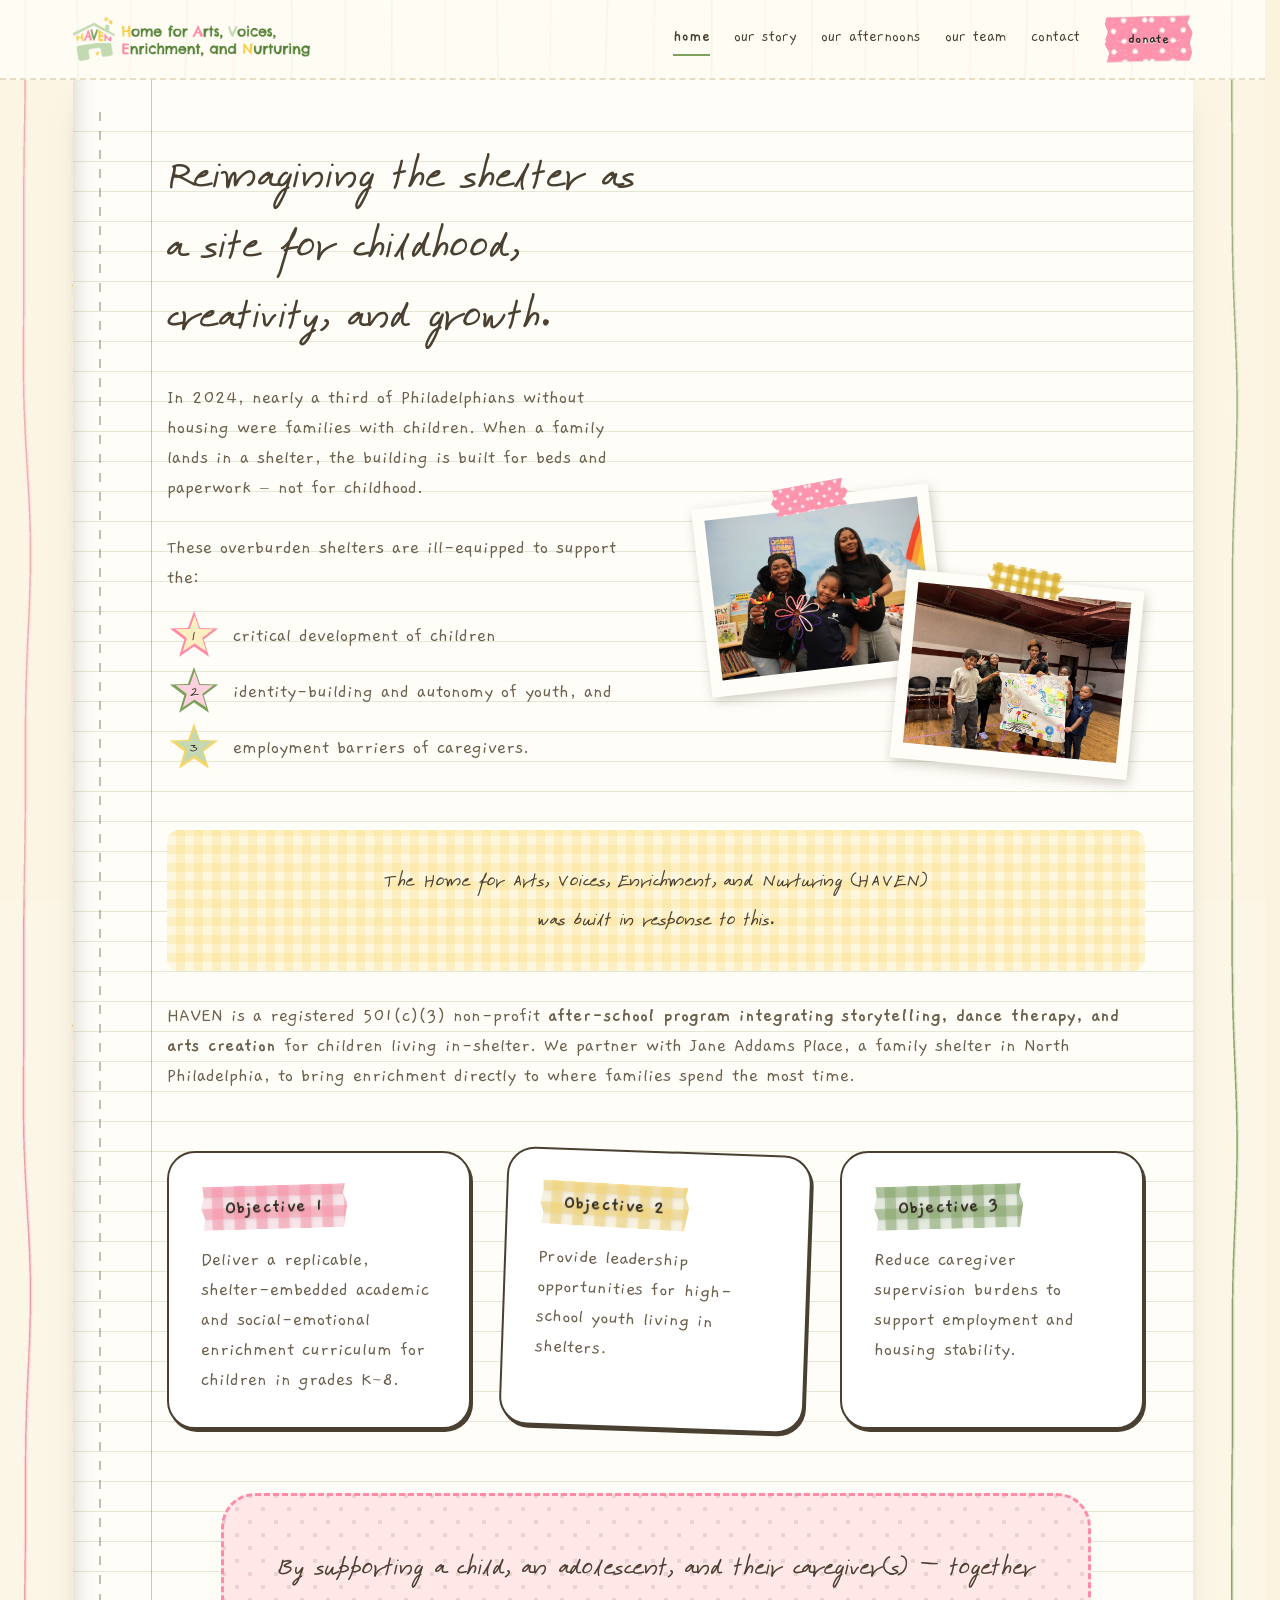
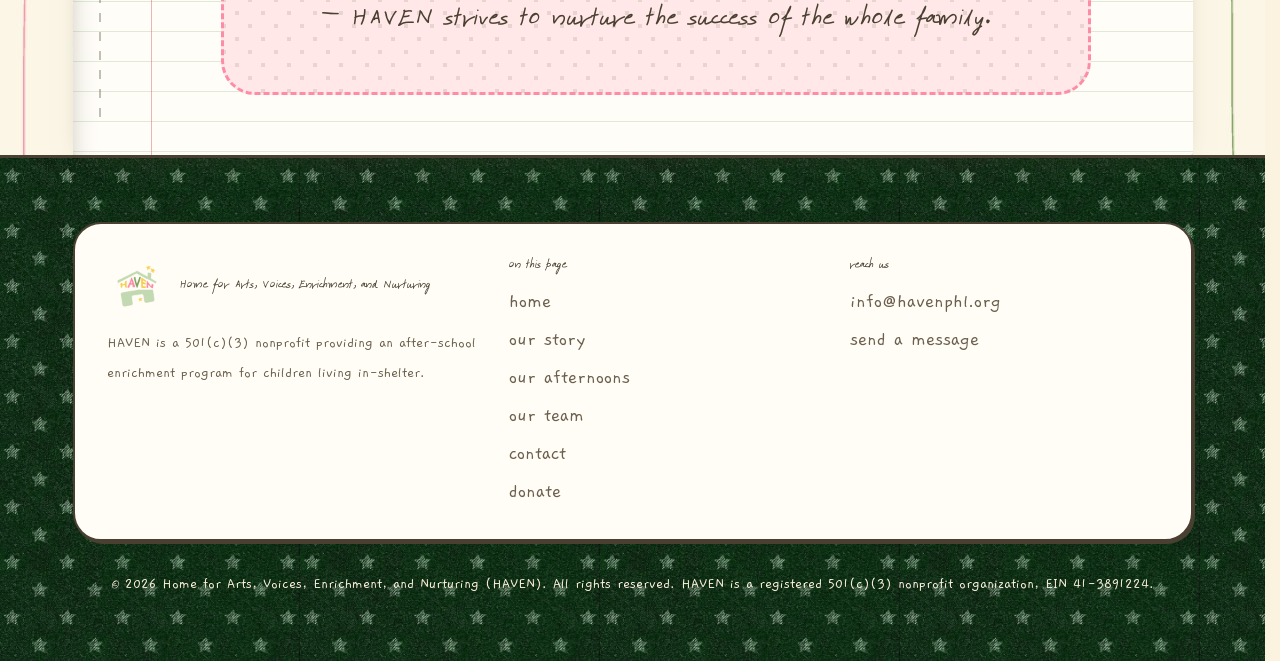
<file: index.html>
<!DOCTYPE html>
<html lang="en">
<head>
<meta charset="utf-8">
<meta name="viewport" content="width=device-width, initial-scale=1">
<title>HAVEN — reimagining the shelter as a site for childhood, creativity, and growth</title>
<meta name="description" content="HAVEN is a registered 501(c)(3) non-profit after-school program integrating storytelling, dance therapy, and arts creation for children living in-shelter, in partnership with Jane Addams Place in North Philadelphia.">

<link rel="icon" href="/favicon.ico" sizes="any">
<link rel="icon" type="image/png" sizes="96x96" href="/assets/icon-96.png">
<link rel="icon" type="image/png" sizes="192x192" href="/assets/icon-192.png">
<link rel="apple-touch-icon" href="/apple-touch-icon.png">
<meta property="og:type" content="website">
<meta property="og:site_name" content="HAVEN">
<meta property="og:title" content="HAVEN — reimagining the shelter as a site for childhood, creativity, and growth">
<meta property="og:description" content="HAVEN is a registered 501(c)(3) non-profit after-school program integrating storytelling, dance therapy, and arts creation for children living in-shelter, in partnership with Jane Addams Place in North Philadelphia.">
<meta property="og:image" content="https://www.havenphl.org/assets/social-card.jpg">
<meta name="twitter:card" content="summary_large_image">
<!-- design system tokens (colors, type, spacing, fonts, effects) -->
<link rel="stylesheet" href="styles.css">
<!-- page styles -->
<link rel="stylesheet" href="site.css">
<!-- content that fades in on scroll must still be visible without JS -->
<noscript><style>.reveal { opacity: 1 !important; transform: none !important; }</style></noscript>
<!-- The notebook cover is only shown when JS can also open it again.
     Without this flag it stays hidden and the site loads straight in. -->
<script>
document.documentElement.className += ' js';
/* If we got here by turning a page, cover the screen before the first paint so
   the leaf can swing away rather than the new page simply appearing. */
try {
  if (sessionStorage.getItem('haven-turn')) {
    document.documentElement.className += ' is-arriving';
  }
  /* The cover only plays once per visit. Without this the markup still renders
     it for a frame on every later page before site.js can remove it, which
     flashes the HAVEN label. */
  if (sessionStorage.getItem('haven-opened')) {
    document.documentElement.className += ' has-opened';
  }
} catch (e) { /* private browsing — just load normally */ }
</script>

<!-- Givebutter widget library. Nothing on the site uses it yet — donations go
     to the campaign page — but it is here so a popup donate widget can be
     dropped in later without touching every page. Async, never blocking. -->
<script async src="https://widgets.givebutter.com/latest.umd.cjs?acct=82XNBZ9xmVAXTXg3&p=other"></script>
</head>

<body class="is-loading">

<!-- the sheet that swings when you turn a page -->
<div class="leaf" id="leaf" aria-hidden="true"><div class="leaf__sheet"></div></div>

<!-- ============================================== NOTEBOOK COVER ======== -->
<div class="book" id="book" aria-hidden="true">
  <div class="book__scene">
    <!-- the first page, waiting underneath -->
    <div class="book__page"></div>

    <!-- the cover that swings open -->
    <div class="book__cover">
      <img src="assets/illustrations/comp-book-cover-brand.jpg" alt="">
      <div class="book__label">
        <span class="book__label-kicker">composition book</span>
        <span class="book__label-name">HAVEN</span>
        <span class="book__label-sub">arts · voices · enrichment · nurturing</span>
      </div>
      <span class="book__tape book__tape--tl"></span>
      <span class="book__tape book__tape--br"></span>
    </div>
  </div>
</div>

<a class="skip-link" href="#main">skip to content</a>

<!-- ======================================================== NAV ========= -->
<header class="nav">
  <div class="container nav__inner">
    <a class="nav__brand" href="index.html">
      <img class="nav__lockup" src="assets/logo-lockup.png"
           alt="HAVEN — Home for Arts, Voices, Enrichment, and Nurturing">
    </a>

    <button class="nav__toggle" id="navToggle" aria-expanded="false" aria-controls="navLinks" aria-label="Open menu">
      <span class="nav__toggle-bars"><span></span><span></span><span></span></span>
    </button>

    <nav class="nav__links" id="navLinks" aria-label="Main">
      <a class="nav__link is-current" href="index.html" aria-current="page">home</a>
      <a class="nav__link" href="our-story.html">our story</a>
      <a class="nav__link" href="our-afternoons.html">our afternoons</a>
      <a class="nav__link" href="our-team.html">our team</a>
      <a class="nav__link" href="contact.html">contact</a>
      <a class="btn btn--primary btn--sm" href="donate.html">donate</a>
    </nav>
  </div>
</header>

<main id="main">
<span id="top"></span>

<div class="container sheet">


<!-- ======================================================= HERO ========= -->
<section class="hero">
  <div class="hero__grid">
    <div class="hero__copy">
      <h1 class="display-xl hero__title">Reimagining the shelter as a site for childhood, creativity, and growth.</h1>

      <p class="lede">
        In 2024, nearly a third of Philadelphians without housing were families with children. When a
        family lands in a shelter, the building is built for beds and paperwork — not for childhood.
      </p>

      <p class="lede">
        These overburden shelters are ill-equipped to support the:
      </p>

      <ol class="numbered">
        <li><span class="numbered__n">1</span><span>critical development of children</span></li>
        <li><span class="numbered__n">2</span><span>identity-building and autonomy of youth, and</span></li>
        <li><span class="numbered__n">3</span><span>employment barriers of caregivers.</span></li>
      </ol>
    </div>

    <div class="hero__art">
      <figure class="hero__art-card art-bare" id="logoArt">
        <svg class="logo-draw" xmlns="http://www.w3.org/2000/svg" viewBox="0 0 937 980" role="img" aria-label="HAVEN logo — a little green house with stars">
        <path class="ld-ink" d="M 900.6 419.0 C 891.4 413.5 883.5 409.0 882.9 409.0 C 882.4 409.0 879.8 407.0 877.2 404.6 C 871.7 399.5 867.2 397.0 863.3 397.0 C 859.3 396.9 852.8 393.8 845.7 388.4 C 842.3 385.9 834.2 381.2 827.5 378.1 C 815.0 372.0 798.6 362.5 793.6 358.3 C 789.8 355.1 783.6 352.0 781.0 352.0 C 778.3 352.0 771.4 348.5 768.2 345.5 C 765.4 342.9 763.6 342.0 746.5 335.4 C 730.6 329.3 727.0 327.6 719.2 322.8 C 715.5 320.5 709.5 317.9 705.8 316.9 C 702.1 315.9 696.9 314.1 694.3 312.8 C 684.6 308.0 680.4 305.8 677.0 304.0 C 675.1 303.0 667.6 299.1 660.5 295.5 C 653.4 291.8 646.8 288.2 645.9 287.4 C 644.5 286.1 624.9 276.2 617.0 272.7 C 615.1 271.9 611.9 270.9 609.9 270.6 C 606.9 270.1 605.9 269.2 604.5 266.5 C 602.6 262.3 601.3 261.4 588.5 255.9 C 583.0 253.6 574.7 249.3 570.0 246.4 C 565.3 243.6 548.9 234.9 533.5 227.1 C 518.1 219.3 504.1 212.1 502.5 211.0 C 500.9 209.9 497.7 208.1 495.5 206.9 C 493.3 205.7 489.6 203.4 487.3 201.9 C 485.0 200.3 482.8 199.0 482.5 199.0 C 482.1 199.0 478.9 197.7 475.3 196.0 C 471.8 194.4 468.6 193.0 468.2 193.0 C 467.8 193.0 466.1 192.3 464.5 191.4 C 458.5 188.2 454.7 189.2 436.0 198.8 C 426.4 203.7 416.2 209.0 413.5 210.6 C 406.5 214.8 393.0 221.6 390.1 222.5 C 388.8 222.9 383.6 225.7 378.6 228.8 C 373.6 231.8 364.6 236.9 358.5 240.0 C 352.4 243.1 343.2 248.1 338.0 251.0 C 332.8 253.9 323.1 258.9 316.5 262.0 C 309.9 265.1 302.3 269.5 299.7 271.7 C 296.0 274.8 293.7 275.9 290.1 276.3 C 287.5 276.6 283.4 277.9 280.9 279.3 C 278.5 280.6 272.0 284.0 266.5 287.0 C 261.0 289.9 254.6 293.4 252.2 294.7 C 249.8 296.0 245.2 298.1 242.0 299.4 C 238.8 300.7 231.7 304.6 226.3 308.0 C 218.2 313.1 171.4 337.0 169.5 337.0 C 169.2 337.0 164.9 339.5 159.9 342.5 C 154.9 345.5 150.5 348.0 150.1 348.0 C 149.6 348.0 147.2 349.8 144.7 352.0 C 141.2 355.1 139.4 356.0 136.5 356.0 C 131.5 356.0 121.5 360.1 109.5 367.2 C 97.0 374.6 97.9 374.1 84.6 381.0 C 78.5 384.1 71.2 388.0 68.5 389.7 C 65.8 391.3 60.6 393.7 57.0 395.0 C 53.4 396.3 46.7 399.7 42.0 402.5 C 37.3 405.3 31.4 408.6 28.9 409.9 C 26.4 411.2 22.6 413.7 20.6 415.6 C 16.7 419.2 15.1 419.6 12.1 418.0 C 10.4 417.2 9.2 413.9 5.5 400.5 C 4.7 397.5 3.3 392.6 2.5 389.7 C 1.4 385.8 1.0 380.9 1.2 371.5 L 1.5 358.7 L 9.0 354.0 C 17.4 348.8 52.9 330.4 66.6 324.2 C 71.5 322.0 79.4 318.4 84.3 316.1 C 89.1 313.8 93.2 312.0 93.5 312.0 C 93.7 312.0 96.3 310.9 99.2 309.6 C 102.1 308.3 108.0 305.6 112.3 303.6 C 116.7 301.6 120.3 300.0 120.5 300.0 C 120.7 300.0 125.1 297.4 130.2 294.3 C 145.1 285.2 195.5 260.2 221.5 249.1 C 253.0 235.6 265.7 229.4 282.1 219.4 C 289.6 214.9 303.6 207.1 313.3 202.2 C 329.0 194.1 335.2 191.2 356.5 181.5 C 359.8 180.0 367.4 176.5 373.5 173.8 C 379.6 171.1 386.1 168.1 388.0 167.3 C 407.2 158.9 434.0 145.6 440.9 141.1 C 444.5 138.8 449.2 136.5 451.4 135.8 C 454.1 135.1 457.1 133.0 460.3 129.7 C 466.5 123.2 465.5 123.0 489.5 134.6 C 495.6 137.5 503.2 141.4 506.5 143.3 C 509.8 145.1 515.6 148.4 519.5 150.5 C 523.4 152.6 528.2 155.4 530.2 156.7 C 532.3 158.0 534.2 159.0 534.4 159.0 C 534.6 159.0 538.1 160.9 542.2 163.3 C 546.2 165.7 552.2 169.2 555.5 171.0 C 558.8 172.8 567.4 178.2 574.5 183.0 C 594.9 196.5 602.6 200.8 632.0 215.5 C 668.8 233.8 677.1 238.3 700.4 252.2 C 711.3 258.8 720.4 263.9 720.6 263.7 C 720.9 263.5 721.5 256.8 722.0 248.9 C 722.5 241.0 723.5 231.1 724.1 227.0 C 724.7 222.9 725.2 213.6 725.2 206.3 C 725.1 195.8 724.8 192.5 723.4 189.8 C 719.6 182.7 721.9 173.7 728.2 170.4 C 731.6 168.7 742.6 165.0 744.5 165.0 C 745.2 165.0 750.0 166.3 755.1 168.0 C 762.0 170.2 766.5 171.0 772.0 171.0 C 776.1 171.0 783.4 171.7 788.2 172.5 C 795.6 173.7 797.7 174.5 803.2 178.3 C 807.7 181.5 809.7 183.6 810.1 185.6 C 811.5 191.8 811.0 222.0 809.4 231.8 C 807.7 242.2 806.9 258.8 806.7 289.6 L 806.5 308.7 L 812.0 312.2 C 815.0 314.2 821.8 318.3 827.0 321.5 C 832.2 324.7 838.1 328.3 840.0 329.5 C 850.7 336.4 879.9 352.9 895.5 361.0 C 905.4 366.1 914.0 370.6 914.5 371.0 C 916.8 372.7 927.2 377.9 930.6 379.0 C 936.8 381.1 937.3 387.4 932.3 399.5 C 930.9 402.8 928.7 409.0 927.4 413.3 C 925.1 420.9 920.5 428.9 918.4 429.0 C 917.9 429.0 909.8 424.5 900.6 419.0 Z" pathLength="1" fill="none" stroke="#8d8578" stroke-width="6" stroke-linejoin="round" style="--d:0.00s"/>
        <path class="ld-ink" d="M 163.3 978.9 C 142.4 976.2 124.4 957.7 121.0 935.3 C 120.5 932.1 119.4 925.7 118.6 921.0 C 114.1 895.6 112.8 888.0 112.0 883.0 C 111.5 880.0 110.4 873.7 109.6 869.0 C 108.8 864.3 107.0 853.8 105.6 845.5 C 104.1 837.2 102.3 826.7 101.5 822.0 C 100.7 817.3 98.4 804.0 96.5 792.5 C 89.3 748.8 87.2 737.0 83.5 720.0 C 79.7 702.1 78.9 687.1 81.4 679.0 C 85.4 666.1 95.6 653.8 107.1 648.2 C 113.6 645.0 119.6 643.5 136.5 640.6 C 145.9 639.0 190.4 631.5 200.0 630.0 C 206.2 629.0 219.6 626.7 233.2 624.4 C 251.4 621.4 259.6 620.0 268.5 618.6 C 273.4 617.8 307.2 612.1 343.5 606.0 C 379.8 599.9 412.4 594.4 416.0 593.9 C 419.6 593.4 423.2 592.8 424.0 592.5 C 424.8 592.2 428.4 591.6 432.0 591.0 C 435.6 590.5 442.3 589.4 447.0 588.6 C 451.7 587.8 459.8 586.5 465.0 585.6 C 470.2 584.8 481.0 582.9 489.0 581.6 L 503.5 579.0 L 675.8 579.0 L 848.0 579.0 L 848.9 581.2 C 850.2 584.6 853.0 597.1 854.0 603.7 C 855.0 610.3 860.3 641.2 862.6 654.0 C 863.4 658.7 864.8 666.3 865.5 671.0 C 866.3 675.7 867.6 683.3 868.4 688.0 C 869.3 692.7 871.3 704.6 873.0 714.5 C 874.7 724.4 876.8 736.3 877.6 741.0 C 880.2 755.7 882.1 767.2 883.5 777.0 C 884.3 782.2 885.8 791.8 887.0 798.3 C 888.1 804.8 889.0 812.4 889.0 815.2 C 889.0 827.2 883.0 840.7 873.6 850.0 C 865.0 858.4 856.6 862.4 841.5 864.9 C 838.2 865.5 827.6 867.3 818.0 869.0 C 808.4 870.7 796.7 872.7 792.0 873.5 C 787.3 874.3 779.7 875.6 775.0 876.4 C 770.3 877.2 758.4 879.3 748.5 881.0 C 738.6 882.7 726.9 884.8 722.5 885.5 C 700.7 889.4 693.2 890.1 685.6 889.1 C 681.5 888.5 675.7 886.9 672.7 885.6 C 665.7 882.5 656.9 876.0 653.9 871.8 C 652.6 870.0 651.3 868.3 650.9 868.0 C 648.6 866.2 644.4 854.7 643.5 847.5 C 643.2 844.8 642.3 839.1 641.5 835.0 C 640.8 830.9 639.4 822.8 638.5 817.0 C 637.6 811.2 636.3 802.7 635.5 798.0 C 634.7 793.3 633.3 785.0 632.5 779.5 C 631.6 774.0 630.2 765.7 629.4 761.0 C 628.6 756.3 626.4 743.0 624.6 731.5 C 622.7 720.0 620.4 708.5 619.5 706.1 C 615.7 695.2 605.2 686.4 593.3 683.9 C 587.4 682.7 582.0 683.2 556.0 687.5 C 551.3 688.2 543.0 689.6 537.5 690.5 C 532.0 691.4 523.9 692.7 519.5 693.5 C 515.1 694.2 507.0 695.5 501.5 696.4 C 491.5 698.0 480.1 699.9 464.0 702.5 C 459.3 703.3 451.2 704.6 446.0 705.4 C 440.8 706.3 432.2 707.6 427.0 708.5 C 421.8 709.3 413.2 710.7 408.0 711.6 C 396.5 713.4 383.8 715.5 375.0 717.0 C 363.7 718.9 354.8 724.5 349.6 732.8 C 343.8 742.2 342.7 751.0 345.5 766.3 C 346.2 770.8 347.6 779.0 348.5 784.5 C 349.4 790.0 350.5 796.8 351.0 799.5 C 351.6 802.2 352.5 807.6 353.0 811.5 C 354.0 818.5 355.6 828.5 358.5 846.0 C 359.3 851.2 360.7 859.8 361.6 865.0 C 364.3 881.7 365.9 891.3 367.0 898.0 C 370.0 915.6 360.9 935.2 344.9 945.9 C 338.2 950.4 332.5 952.4 320.5 954.5 C 316.1 955.3 308.6 956.6 303.8 957.5 C 298.9 958.3 291.3 959.6 286.8 960.4 C 282.2 961.2 273.1 962.8 266.5 964.0 C 259.9 965.2 252.0 966.5 249.0 967.0 C 246.0 967.5 239.7 968.6 235.0 969.4 C 230.3 970.2 218.6 972.3 209.0 974.0 C 192.6 976.9 171.1 980.1 170.0 979.9 C 169.7 979.8 166.7 979.4 163.3 978.9 Z" pathLength="1" fill="none" stroke="#8d8578" stroke-width="6" stroke-linejoin="round" style="--d:0.15s"/>
        <path class="ld-ink" d="M 85.0 529.3 C 84.2 529.0 82.5 527.6 81.2 526.1 C 79.3 524.0 79.0 522.9 79.6 520.5 C 80.5 516.8 80.5 516.6 78.6 490.9 C 77.4 473.0 76.8 469.5 74.6 464.2 C 72.3 458.7 72.0 456.8 72.0 445.3 C 72.0 438.3 72.4 432.0 72.8 431.4 C 73.9 429.7 78.6 427.4 92.0 422.0 C 98.9 419.2 105.4 416.5 106.5 416.0 C 111.5 413.8 116.4 412.0 117.6 412.0 C 118.3 412.0 119.3 414.3 120.0 417.7 C 121.0 422.5 121.0 424.3 119.6 429.2 C 117.6 436.3 117.6 435.5 120.1 437.9 L 122.3 439.9 L 119.6 443.0 C 116.5 446.7 116.1 451.0 118.8 451.0 C 119.8 451.0 123.8 450.1 127.6 448.9 C 140.6 444.9 163.5 437.8 167.5 436.5 C 169.7 435.7 172.7 434.9 174.1 434.6 L 176.7 434.0 L 177.3 419.8 C 177.6 411.9 178.6 402.4 179.4 398.5 C 180.2 394.6 181.2 389.4 181.5 386.9 C 182.3 380.2 185.7 377.1 200.5 369.4 C 207.7 365.7 214.6 362.0 216.0 361.3 C 219.7 359.4 220.6 359.7 223.6 363.5 C 225.6 366.2 226.1 367.6 225.5 369.7 C 225.2 371.3 224.5 376.3 224.0 381.0 C 223.5 385.7 222.6 391.1 222.0 393.0 C 220.3 398.7 220.7 461.9 222.6 483.8 C 224.0 500.0 224.6 503.5 227.2 510.2 C 230.6 518.7 230.5 521.1 226.6 525.3 L 224.1 528.0 L 208.0 528.0 C 192.0 528.0 191.8 528.0 188.0 525.2 L 184.1 522.5 L 183.8 513.5 C 183.1 499.1 179.8 469.6 178.7 468.1 C 176.4 465.3 163.0 467.8 134.0 476.5 C 127.1 478.6 120.8 480.5 119.9 480.7 C 118.5 481.1 118.2 484.2 117.6 502.7 C 117.2 514.6 116.5 525.0 116.0 526.0 C 115.3 527.4 113.1 527.9 105.8 528.4 C 100.7 528.8 94.2 529.3 91.5 529.5 C 88.8 529.7 85.8 529.7 85.0 529.3 Z" pathLength="1" fill="none" stroke="#8d8578" stroke-width="6" stroke-linejoin="round" style="--d:0.30s"/>
        <path class="ld-ink" d="M 264.5 530.5 C 261.8 529.8 256.1 528.7 251.9 528.2 C 247.7 527.7 242.5 526.4 240.4 525.4 C 233.6 522.1 234.3 518.5 246.1 496.9 C 252.9 484.5 264.8 461.1 268.4 453.0 C 270.0 449.4 274.8 439.5 278.9 431.0 C 288.9 410.6 295.7 395.0 301.4 379.0 C 302.9 374.9 304.6 370.4 305.1 369.1 C 306.4 366.0 314.7 341.0 316.5 335.0 C 317.2 332.5 319.1 325.8 320.8 320.0 C 326.5 299.8 331.0 290.0 335.5 287.6 C 339.9 285.2 342.3 286.1 347.1 292.3 C 352.0 298.5 354.2 303.0 357.4 313.5 C 358.7 317.9 360.7 323.5 361.8 326.0 C 364.6 332.4 368.0 340.2 369.0 342.5 C 371.5 348.1 375.5 358.2 377.2 363.5 C 378.3 366.8 380.8 373.6 382.7 378.5 C 384.6 383.4 386.8 389.2 387.6 391.2 C 391.5 401.5 392.4 403.7 393.5 406.5 C 396.6 413.9 411.7 457.3 413.0 462.5 C 413.7 465.2 415.1 470.0 420.4 488.5 C 423.7 499.9 424.4 504.8 423.2 508.8 C 421.7 513.7 419.2 515.9 414.4 516.7 C 412.2 517.0 410.2 517.8 409.8 518.4 C 409.4 519.0 405.3 519.5 400.3 519.6 C 395.5 519.7 388.7 520.5 385.4 521.4 C 373.2 524.6 371.3 523.4 368.6 511.0 C 367.6 506.3 366.2 499.8 365.5 496.5 C 364.8 493.2 363.5 486.9 362.5 482.5 C 358.4 462.9 355.3 452.0 353.8 452.0 C 350.3 452.0 311.9 460.3 309.3 461.7 C 307.5 462.6 305.4 464.3 304.5 465.6 C 303.0 467.9 296.0 485.8 296.0 487.3 C 296.0 487.8 295.4 489.6 294.6 491.3 C 293.8 493.1 292.1 497.4 290.7 501.0 C 289.3 504.6 287.1 510.0 285.7 513.0 C 284.3 516.0 282.4 521.0 281.4 524.0 C 280.5 527.0 279.3 530.1 278.7 530.8 C 277.5 532.3 271.1 532.2 264.5 530.5 Z M 336.9 418.5 L 350.9 413.9 L 349.5 410.7 C 348.8 408.9 347.7 404.8 347.0 401.5 C 345.4 393.3 338.9 373.0 338.0 373.5 C 337.7 373.7 336.8 375.8 336.1 378.2 C 333.2 387.6 330.8 394.6 329.6 397.5 C 327.8 401.5 323.3 413.9 322.5 417.0 C 322.1 418.4 321.6 420.3 321.4 421.2 C 321.1 422.2 321.3 423.0 321.9 423.0 C 322.5 423.0 329.2 421.0 336.9 418.5 Z" pathLength="1" fill="none" stroke="#8d8578" stroke-width="6" stroke-linejoin="round" style="--d:0.45s"/>
        <path class="ld-ink" d="M 465.7 528.2 C 464.4 526.2 462.3 522.0 461.1 519.0 C 459.8 516.0 457.5 510.8 456.0 507.5 C 451.2 497.2 445.9 485.6 444.5 482.5 C 443.8 480.9 442.0 476.9 440.6 473.8 C 436.5 464.6 431.4 448.6 427.0 431.5 C 426.6 429.9 425.1 424.2 423.8 419.0 C 422.4 413.8 420.8 407.2 420.2 404.5 C 415.4 383.3 408.6 353.4 407.4 348.0 C 406.5 344.4 405.2 338.6 404.3 335.0 C 403.5 331.4 402.2 325.6 401.3 322.0 C 400.5 318.4 399.2 312.6 398.3 309.0 C 397.5 305.4 396.4 300.9 395.9 298.9 C 394.6 293.6 394.8 288.8 396.5 284.6 C 397.7 281.7 399.2 280.4 403.3 278.6 C 410.6 275.3 415.2 273.9 421.4 273.3 C 429.5 272.5 430.1 273.5 432.3 291.0 C 435.7 317.7 440.4 340.6 447.5 364.5 C 448.4 367.2 452.4 381.0 456.5 395.0 C 467.2 431.4 467.2 431.3 467.9 433.4 C 468.7 435.4 468.9 434.9 473.8 420.5 C 477.8 408.9 484.7 390.4 487.4 384.6 C 488.8 381.4 490.0 378.3 490.0 377.8 C 490.0 377.2 490.6 375.4 491.4 373.7 C 492.1 371.9 494.2 366.4 495.9 361.5 C 502.6 342.8 505.3 335.3 507.5 329.5 C 514.6 311.2 516.6 304.1 517.3 294.2 C 518.0 284.9 521.0 279.2 526.4 276.6 C 531.7 274.0 544.3 271.1 550.3 271.0 C 559.1 271.0 562.5 277.6 559.5 288.6 C 558.0 294.2 557.4 296.3 553.6 308.8 C 552.7 311.6 551.3 316.4 550.5 319.2 C 549.6 322.1 548.3 326.5 547.5 329.0 C 544.8 338.2 543.1 343.7 541.0 351.0 C 537.3 363.5 532.4 377.8 527.4 390.5 C 524.9 397.1 521.9 404.8 520.8 407.5 C 519.8 410.2 515.8 421.7 512.0 433.0 C 505.6 452.0 502.4 461.2 490.7 494.0 C 484.1 512.8 477.8 528.3 476.2 530.2 C 475.3 531.3 473.3 532.0 471.4 532.0 C 468.6 532.0 467.6 531.4 465.7 528.2 Z" pathLength="1" fill="none" stroke="#8d8578" stroke-width="6" stroke-linejoin="round" style="--d:0.60s"/>
        <path class="ld-ink" d="M 658.5 538.0 C 655.2 537.5 641.9 536.9 629.0 536.5 C 616.1 536.2 600.8 535.2 595.1 534.4 C 589.4 533.5 583.3 533.1 581.6 533.4 C 579.7 533.7 577.8 533.4 576.6 532.5 C 574.3 530.8 572.3 521.4 570.8 506.0 C 569.4 490.2 568.6 351.5 569.8 319.2 C 570.8 294.1 570.9 292.7 573.2 289.5 C 574.4 287.6 575.8 286.0 576.2 286.0 C 576.9 286.0 582.0 289.1 601.5 301.5 C 610.6 307.3 637.0 325.0 638.0 326.0 C 638.3 326.3 642.8 329.4 648.0 332.9 C 656.1 338.4 663.3 343.6 667.5 346.7 C 668.0 347.2 670.5 348.8 672.9 350.5 C 677.7 353.7 681.4 358.8 682.3 363.5 C 683.0 367.1 680.3 384.5 678.4 388.2 C 675.7 393.4 674.1 392.9 655.7 381.4 C 623.8 361.5 614.5 355.8 612.2 354.9 L 609.9 354.0 L 610.5 371.2 C 610.8 380.6 611.1 388.5 611.3 388.6 C 611.4 388.7 624.8 394.0 641.0 400.5 C 657.2 406.9 671.7 412.8 673.1 413.6 C 674.6 414.3 676.3 416.4 677.0 418.2 C 678.8 423.0 679.1 446.7 677.4 450.8 C 676.2 453.7 675.7 454.0 671.7 454.0 C 666.9 454.0 658.7 451.7 649.9 447.7 C 646.8 446.4 641.4 444.9 637.9 444.5 C 630.6 443.7 624.0 442.0 619.3 439.5 C 617.5 438.6 615.0 438.0 613.8 438.2 C 611.7 438.5 611.4 439.3 610.3 448.5 C 609.7 454.0 608.8 466.0 608.4 475.1 L 607.7 491.7 L 617.6 492.4 C 623.0 492.8 631.5 493.5 636.5 494.0 C 641.5 494.5 650.7 495.4 657.0 496.0 C 674.9 497.8 675.6 498.0 677.6 504.5 C 679.1 509.2 679.2 511.0 678.2 518.2 C 677.5 522.8 677.0 527.9 677.0 529.7 C 677.0 536.8 670.8 539.6 658.5 538.0 Z" pathLength="1" fill="none" stroke="#8d8578" stroke-width="6" stroke-linejoin="round" style="--d:0.75s"/>
        <path class="ld-ink" d="M 834.5 542.1 C 819.6 536.8 804.8 526.8 792.6 513.8 C 787.8 508.7 779.3 499.8 773.7 494.0 C 751.7 471.2 744.2 463.1 742.4 460.1 C 741.4 458.4 740.3 457.0 739.9 457.0 C 738.8 457.0 737.6 472.4 737.8 484.0 C 737.9 489.8 738.7 499.4 739.5 505.5 C 742.2 523.7 742.3 526.8 741.0 530.1 C 738.6 535.7 731.4 537.1 715.3 535.0 C 700.4 533.1 699.5 531.5 699.5 506.5 C 699.5 483.7 699.9 474.2 701.6 461.0 C 702.5 454.1 702.9 437.8 703.0 413.2 C 703.0 373.5 703.3 370.5 707.9 368.1 C 709.5 367.2 710.8 367.4 713.8 368.9 C 717.3 370.7 719.4 372.7 725.4 380.1 C 727.1 382.1 737.7 397.1 741.3 402.4 C 741.9 403.4 743.2 405.2 744.1 406.4 C 746.5 409.5 762.4 432.1 769.9 443.0 C 773.5 448.2 776.9 453.0 777.5 453.6 C 778.0 454.3 781.2 458.7 784.5 463.6 C 787.8 468.4 793.2 475.1 796.5 478.5 C 803.2 485.3 811.6 491.5 812.4 490.2 C 812.7 489.7 813.4 484.4 814.0 478.4 C 814.5 472.4 815.5 464.8 816.0 461.5 C 816.5 458.2 817.0 452.3 817.0 448.3 C 817.0 441.0 818.2 436.1 820.3 434.8 C 822.8 433.2 826.0 434.2 840.3 441.5 C 866.0 454.4 868.3 456.9 864.6 468.2 C 860.1 482.0 855.0 508.6 853.5 526.9 C 852.7 535.9 850.7 540.5 846.4 542.5 C 842.4 544.4 840.8 544.3 834.5 542.1 Z" pathLength="1" fill="none" stroke="#8d8578" stroke-width="6" stroke-linejoin="round" style="--d:0.90s"/>
        <path class="ld-ink" d="M 520.7 858.3 C 519.6 857.3 519.9 842.0 521.1 837.0 C 521.7 834.5 522.7 829.2 523.4 825.1 L 524.7 817.8 L 516.1 813.9 C 511.4 811.7 506.7 809.5 505.8 809.0 C 504.8 808.4 503.4 808.0 502.6 808.0 C 501.1 808.0 496.0 804.3 496.0 803.1 C 496.0 800.4 499.8 798.7 513.9 795.1 C 522.4 793.0 529.6 790.6 530.1 789.9 C 530.5 789.1 531.3 785.6 532.0 782.0 C 535.2 763.7 537.5 762.8 546.6 776.7 L 552.2 785.2 L 556.7 784.5 C 559.2 784.1 564.4 783.0 568.4 781.9 C 572.3 780.9 576.9 780.0 578.5 780.0 C 580.2 780.0 582.0 779.6 582.5 779.1 C 584.2 777.6 595.3 776.1 597.2 777.1 C 599.7 778.5 599.4 780.6 595.9 786.4 C 592.2 792.3 575.7 814.2 573.5 816.0 C 571.6 817.6 571.6 821.4 573.4 822.9 C 574.7 824.0 576.5 828.7 576.2 830.2 C 576.1 830.7 576.4 831.0 576.9 831.0 C 577.3 831.0 579.2 833.9 581.0 837.4 C 584.8 844.8 584.2 847.0 578.6 847.0 C 575.9 847.0 569.4 844.0 568.0 842.1 C 566.9 840.6 558.1 835.0 556.8 835.0 C 556.1 835.0 553.2 837.1 550.5 839.6 C 547.8 842.1 541.1 847.4 535.7 851.5 C 526.8 858.3 522.6 860.2 520.7 858.3 Z" pathLength="1" fill="none" stroke="#8d8578" stroke-width="6" stroke-linejoin="round" style="--d:1.05s"/>
        <path class="ld-ink" d="M 713.1 102.1 C 709.9 100.0 710.2 88.0 714.0 68.1 C 715.1 62.5 716.0 57.4 716.0 57.0 C 716.0 56.5 714.1 55.3 711.8 54.2 C 707.7 52.3 705.6 51.3 695.0 46.8 C 687.1 43.4 685.5 42.2 685.2 39.6 C 684.8 36.7 686.3 35.9 696.0 33.5 C 710.2 30.1 721.6 26.7 722.2 25.7 C 722.6 25.0 723.2 22.5 723.6 20.0 C 723.9 17.5 725.0 12.3 725.9 8.5 C 727.5 1.9 727.8 1.5 730.6 1.2 C 733.3 0.9 734.0 1.6 739.9 10.7 C 743.4 16.1 746.4 20.6 746.5 20.8 C 746.7 21.1 749.0 20.6 763.7 17.0 C 768.2 15.9 773.4 15.0 775.3 15.0 C 777.1 15.0 779.0 14.6 779.6 14.1 C 780.1 13.7 783.8 12.5 787.9 11.5 C 795.1 9.8 795.4 9.9 796.7 11.6 C 798.3 13.8 798.3 14.5 796.9 17.3 C 795.4 20.1 786.9 33.2 785.5 34.6 C 785.0 35.3 781.9 39.2 778.7 43.4 C 775.3 47.8 772.4 50.7 771.8 50.4 C 771.2 50.0 771.0 50.2 771.3 50.7 C 771.7 51.3 771.0 53.0 769.8 54.5 L 767.6 57.3 L 769.7 61.4 C 770.8 63.6 772.7 67.3 773.8 69.5 C 774.9 71.7 776.9 75.7 778.4 78.4 C 781.6 84.3 781.7 86.6 778.9 88.1 C 775.5 89.9 770.7 88.3 763.6 83.0 C 753.9 75.8 751.2 74.5 749.2 76.2 C 748.2 77.0 744.1 80.6 740.0 84.2 C 732.2 91.0 716.3 103.0 715.2 103.0 C 714.8 103.0 713.9 102.6 713.1 102.1 Z" pathLength="1" fill="none" stroke="#8d8578" stroke-width="6" stroke-linejoin="round" style="--d:1.20s"/>
        <path class="ld-ink" d="M 850.9 171.2 C 848.6 168.1 846.3 165.3 845.9 165.0 C 845.5 164.6 832.1 144.9 828.5 139.3 C 828.3 138.8 819.1 141.9 816.2 143.4 C 814.5 144.3 810.6 145.7 807.4 146.5 C 802.4 147.8 801.5 147.8 798.9 146.4 C 795.0 144.4 795.0 140.4 798.8 137.0 C 803.6 132.6 816.0 118.3 816.0 117.1 C 816.0 116.4 815.1 114.0 813.9 111.7 C 810.7 105.2 801.4 81.2 799.5 74.7 C 797.4 67.5 798.1 64.0 801.5 64.0 C 804.3 64.0 814.9 69.4 816.7 71.8 C 817.4 72.6 818.3 73.1 818.6 72.7 C 819.0 72.4 822.0 73.6 825.4 75.4 C 828.7 77.2 835.0 80.6 839.4 82.9 L 847.2 87.1 L 852.4 82.6 C 855.2 80.1 859.3 76.5 861.5 74.5 C 865.8 70.7 868.0 70.2 870.4 72.5 C 871.6 73.7 871.8 75.6 871.5 80.5 C 870.0 101.0 869.9 99.5 872.3 100.9 C 873.5 101.7 876.5 103.4 879.0 104.7 C 891.4 111.3 903.0 118.7 903.6 120.4 C 904.7 123.8 901.1 126.0 892.5 127.1 C 888.1 127.6 880.9 128.6 876.5 129.3 L 868.5 130.5 L 867.2 144.0 C 865.8 157.9 862.7 173.4 860.8 175.7 C 858.5 178.5 855.3 177.1 850.9 171.2 Z" pathLength="1" fill="none" stroke="#8d8578" stroke-width="6" stroke-linejoin="round" style="--d:1.35s"/>
        <path class="ld-fill" d="M 900.6 419.0 C 891.4 413.5 883.5 409.0 882.9 409.0 C 882.4 409.0 879.8 407.0 877.2 404.6 C 871.7 399.5 867.2 397.0 863.3 397.0 C 859.3 396.9 852.8 393.8 845.7 388.4 C 842.3 385.9 834.2 381.2 827.5 378.1 C 815.0 372.0 798.6 362.5 793.6 358.3 C 789.8 355.1 783.6 352.0 781.0 352.0 C 778.3 352.0 771.4 348.5 768.2 345.5 C 765.4 342.9 763.6 342.0 746.5 335.4 C 730.6 329.3 727.0 327.6 719.2 322.8 C 715.5 320.5 709.5 317.9 705.8 316.9 C 702.1 315.9 696.9 314.1 694.3 312.8 C 684.6 308.0 680.4 305.8 677.0 304.0 C 675.1 303.0 667.6 299.1 660.5 295.5 C 653.4 291.8 646.8 288.2 645.9 287.4 C 644.5 286.1 624.9 276.2 617.0 272.7 C 615.1 271.9 611.9 270.9 609.9 270.6 C 606.9 270.1 605.9 269.2 604.5 266.5 C 602.6 262.3 601.3 261.4 588.5 255.9 C 583.0 253.6 574.7 249.3 570.0 246.4 C 565.3 243.6 548.9 234.9 533.5 227.1 C 518.1 219.3 504.1 212.1 502.5 211.0 C 500.9 209.9 497.7 208.1 495.5 206.9 C 493.3 205.7 489.6 203.4 487.3 201.9 C 485.0 200.3 482.8 199.0 482.5 199.0 C 482.1 199.0 478.9 197.7 475.3 196.0 C 471.8 194.4 468.6 193.0 468.2 193.0 C 467.8 193.0 466.1 192.3 464.5 191.4 C 458.5 188.2 454.7 189.2 436.0 198.8 C 426.4 203.7 416.2 209.0 413.5 210.6 C 406.5 214.8 393.0 221.6 390.1 222.5 C 388.8 222.9 383.6 225.7 378.6 228.8 C 373.6 231.8 364.6 236.9 358.5 240.0 C 352.4 243.1 343.2 248.1 338.0 251.0 C 332.8 253.9 323.1 258.9 316.5 262.0 C 309.9 265.1 302.3 269.5 299.7 271.7 C 296.0 274.8 293.7 275.9 290.1 276.3 C 287.5 276.6 283.4 277.9 280.9 279.3 C 278.5 280.6 272.0 284.0 266.5 287.0 C 261.0 289.9 254.6 293.4 252.2 294.7 C 249.8 296.0 245.2 298.1 242.0 299.4 C 238.8 300.7 231.7 304.6 226.3 308.0 C 218.2 313.1 171.4 337.0 169.5 337.0 C 169.2 337.0 164.9 339.5 159.9 342.5 C 154.9 345.5 150.5 348.0 150.1 348.0 C 149.6 348.0 147.2 349.8 144.7 352.0 C 141.2 355.1 139.4 356.0 136.5 356.0 C 131.5 356.0 121.5 360.1 109.5 367.2 C 97.0 374.6 97.9 374.1 84.6 381.0 C 78.5 384.1 71.2 388.0 68.5 389.7 C 65.8 391.3 60.6 393.7 57.0 395.0 C 53.4 396.3 46.7 399.7 42.0 402.5 C 37.3 405.3 31.4 408.6 28.9 409.9 C 26.4 411.2 22.6 413.7 20.6 415.6 C 16.7 419.2 15.1 419.6 12.1 418.0 C 10.4 417.2 9.2 413.9 5.5 400.5 C 4.7 397.5 3.3 392.6 2.5 389.7 C 1.4 385.8 1.0 380.9 1.2 371.5 L 1.5 358.7 L 9.0 354.0 C 17.4 348.8 52.9 330.4 66.6 324.2 C 71.5 322.0 79.4 318.4 84.3 316.1 C 89.1 313.8 93.2 312.0 93.5 312.0 C 93.7 312.0 96.3 310.9 99.2 309.6 C 102.1 308.3 108.0 305.6 112.3 303.6 C 116.7 301.6 120.3 300.0 120.5 300.0 C 120.7 300.0 125.1 297.4 130.2 294.3 C 145.1 285.2 195.5 260.2 221.5 249.1 C 253.0 235.6 265.7 229.4 282.1 219.4 C 289.6 214.9 303.6 207.1 313.3 202.2 C 329.0 194.1 335.2 191.2 356.5 181.5 C 359.8 180.0 367.4 176.5 373.5 173.8 C 379.6 171.1 386.1 168.1 388.0 167.3 C 407.2 158.9 434.0 145.6 440.9 141.1 C 444.5 138.8 449.2 136.5 451.4 135.8 C 454.1 135.1 457.1 133.0 460.3 129.7 C 466.5 123.2 465.5 123.0 489.5 134.6 C 495.6 137.5 503.2 141.4 506.5 143.3 C 509.8 145.1 515.6 148.4 519.5 150.5 C 523.4 152.6 528.2 155.4 530.2 156.7 C 532.3 158.0 534.2 159.0 534.4 159.0 C 534.6 159.0 538.1 160.9 542.2 163.3 C 546.2 165.7 552.2 169.2 555.5 171.0 C 558.8 172.8 567.4 178.2 574.5 183.0 C 594.9 196.5 602.6 200.8 632.0 215.5 C 668.8 233.8 677.1 238.3 700.4 252.2 C 711.3 258.8 720.4 263.9 720.6 263.7 C 720.9 263.5 721.5 256.8 722.0 248.9 C 722.5 241.0 723.5 231.1 724.1 227.0 C 724.7 222.9 725.2 213.6 725.2 206.3 C 725.1 195.8 724.8 192.5 723.4 189.8 C 719.6 182.7 721.9 173.7 728.2 170.4 C 731.6 168.7 742.6 165.0 744.5 165.0 C 745.2 165.0 750.0 166.3 755.1 168.0 C 762.0 170.2 766.5 171.0 772.0 171.0 C 776.1 171.0 783.4 171.7 788.2 172.5 C 795.6 173.7 797.7 174.5 803.2 178.3 C 807.7 181.5 809.7 183.6 810.1 185.6 C 811.5 191.8 811.0 222.0 809.4 231.8 C 807.7 242.2 806.9 258.8 806.7 289.6 L 806.5 308.7 L 812.0 312.2 C 815.0 314.2 821.8 318.3 827.0 321.5 C 832.2 324.7 838.1 328.3 840.0 329.5 C 850.7 336.4 879.9 352.9 895.5 361.0 C 905.4 366.1 914.0 370.6 914.5 371.0 C 916.8 372.7 927.2 377.9 930.6 379.0 C 936.8 381.1 937.3 387.4 932.3 399.5 C 930.9 402.8 928.7 409.0 927.4 413.3 C 925.1 420.9 920.5 428.9 918.4 429.0 C 917.9 429.0 909.8 424.5 900.6 419.0 Z" fill="#c4d9b1" fill-rule="evenodd" style="--d:0.25s"/>
        <path class="ld-fill" d="M 163.3 978.9 C 142.4 976.2 124.4 957.7 121.0 935.3 C 120.5 932.1 119.4 925.7 118.6 921.0 C 114.1 895.6 112.8 888.0 112.0 883.0 C 111.5 880.0 110.4 873.7 109.6 869.0 C 108.8 864.3 107.0 853.8 105.6 845.5 C 104.1 837.2 102.3 826.7 101.5 822.0 C 100.7 817.3 98.4 804.0 96.5 792.5 C 89.3 748.8 87.2 737.0 83.5 720.0 C 79.7 702.1 78.9 687.1 81.4 679.0 C 85.4 666.1 95.6 653.8 107.1 648.2 C 113.6 645.0 119.6 643.5 136.5 640.6 C 145.9 639.0 190.4 631.5 200.0 630.0 C 206.2 629.0 219.6 626.7 233.2 624.4 C 251.4 621.4 259.6 620.0 268.5 618.6 C 273.4 617.8 307.2 612.1 343.5 606.0 C 379.8 599.9 412.4 594.4 416.0 593.9 C 419.6 593.4 423.2 592.8 424.0 592.5 C 424.8 592.2 428.4 591.6 432.0 591.0 C 435.6 590.5 442.3 589.4 447.0 588.6 C 451.7 587.8 459.8 586.5 465.0 585.6 C 470.2 584.8 481.0 582.9 489.0 581.6 L 503.5 579.0 L 675.8 579.0 L 848.0 579.0 L 848.9 581.2 C 850.2 584.6 853.0 597.1 854.0 603.7 C 855.0 610.3 860.3 641.2 862.6 654.0 C 863.4 658.7 864.8 666.3 865.5 671.0 C 866.3 675.7 867.6 683.3 868.4 688.0 C 869.3 692.7 871.3 704.6 873.0 714.5 C 874.7 724.4 876.8 736.3 877.6 741.0 C 880.2 755.7 882.1 767.2 883.5 777.0 C 884.3 782.2 885.8 791.8 887.0 798.3 C 888.1 804.8 889.0 812.4 889.0 815.2 C 889.0 827.2 883.0 840.7 873.6 850.0 C 865.0 858.4 856.6 862.4 841.5 864.9 C 838.2 865.5 827.6 867.3 818.0 869.0 C 808.4 870.7 796.7 872.7 792.0 873.5 C 787.3 874.3 779.7 875.6 775.0 876.4 C 770.3 877.2 758.4 879.3 748.5 881.0 C 738.6 882.7 726.9 884.8 722.5 885.5 C 700.7 889.4 693.2 890.1 685.6 889.1 C 681.5 888.5 675.7 886.9 672.7 885.6 C 665.7 882.5 656.9 876.0 653.9 871.8 C 652.6 870.0 651.3 868.3 650.9 868.0 C 648.6 866.2 644.4 854.7 643.5 847.5 C 643.2 844.8 642.3 839.1 641.5 835.0 C 640.8 830.9 639.4 822.8 638.5 817.0 C 637.6 811.2 636.3 802.7 635.5 798.0 C 634.7 793.3 633.3 785.0 632.5 779.5 C 631.6 774.0 630.2 765.7 629.4 761.0 C 628.6 756.3 626.4 743.0 624.6 731.5 C 622.7 720.0 620.4 708.5 619.5 706.1 C 615.7 695.2 605.2 686.4 593.3 683.9 C 587.4 682.7 582.0 683.2 556.0 687.5 C 551.3 688.2 543.0 689.6 537.5 690.5 C 532.0 691.4 523.9 692.7 519.5 693.5 C 515.1 694.2 507.0 695.5 501.5 696.4 C 491.5 698.0 480.1 699.9 464.0 702.5 C 459.3 703.3 451.2 704.6 446.0 705.4 C 440.8 706.3 432.2 707.6 427.0 708.5 C 421.8 709.3 413.2 710.7 408.0 711.6 C 396.5 713.4 383.8 715.5 375.0 717.0 C 363.7 718.9 354.8 724.5 349.6 732.8 C 343.8 742.2 342.7 751.0 345.5 766.3 C 346.2 770.8 347.6 779.0 348.5 784.5 C 349.4 790.0 350.5 796.8 351.0 799.5 C 351.6 802.2 352.5 807.6 353.0 811.5 C 354.0 818.5 355.6 828.5 358.5 846.0 C 359.3 851.2 360.7 859.8 361.6 865.0 C 364.3 881.7 365.9 891.3 367.0 898.0 C 370.0 915.6 360.9 935.2 344.9 945.9 C 338.2 950.4 332.5 952.4 320.5 954.5 C 316.1 955.3 308.6 956.6 303.8 957.5 C 298.9 958.3 291.3 959.6 286.8 960.4 C 282.2 961.2 273.1 962.8 266.5 964.0 C 259.9 965.2 252.0 966.5 249.0 967.0 C 246.0 967.5 239.7 968.6 235.0 969.4 C 230.3 970.2 218.6 972.3 209.0 974.0 C 192.6 976.9 171.1 980.1 170.0 979.9 C 169.7 979.8 166.7 979.4 163.3 978.9 Z" fill="#c4d9b1" fill-rule="evenodd" style="--d:0.40s"/>
        <path class="ld-fill" d="M 85.0 529.3 C 84.2 529.0 82.5 527.6 81.2 526.1 C 79.3 524.0 79.0 522.9 79.6 520.5 C 80.5 516.8 80.5 516.6 78.6 490.9 C 77.4 473.0 76.8 469.5 74.6 464.2 C 72.3 458.7 72.0 456.8 72.0 445.3 C 72.0 438.3 72.4 432.0 72.8 431.4 C 73.9 429.7 78.6 427.4 92.0 422.0 C 98.9 419.2 105.4 416.5 106.5 416.0 C 111.5 413.8 116.4 412.0 117.6 412.0 C 118.3 412.0 119.3 414.3 120.0 417.7 C 121.0 422.5 121.0 424.3 119.6 429.2 C 117.6 436.3 117.6 435.5 120.1 437.9 L 122.3 439.9 L 119.6 443.0 C 116.5 446.7 116.1 451.0 118.8 451.0 C 119.8 451.0 123.8 450.1 127.6 448.9 C 140.6 444.9 163.5 437.8 167.5 436.5 C 169.7 435.7 172.7 434.9 174.1 434.6 L 176.7 434.0 L 177.3 419.8 C 177.6 411.9 178.6 402.4 179.4 398.5 C 180.2 394.6 181.2 389.4 181.5 386.9 C 182.3 380.2 185.7 377.1 200.5 369.4 C 207.7 365.7 214.6 362.0 216.0 361.3 C 219.7 359.4 220.6 359.7 223.6 363.5 C 225.6 366.2 226.1 367.6 225.5 369.7 C 225.2 371.3 224.5 376.3 224.0 381.0 C 223.5 385.7 222.6 391.1 222.0 393.0 C 220.3 398.7 220.7 461.9 222.6 483.8 C 224.0 500.0 224.6 503.5 227.2 510.2 C 230.6 518.7 230.5 521.1 226.6 525.3 L 224.1 528.0 L 208.0 528.0 C 192.0 528.0 191.8 528.0 188.0 525.2 L 184.1 522.5 L 183.8 513.5 C 183.1 499.1 179.8 469.6 178.7 468.1 C 176.4 465.3 163.0 467.8 134.0 476.5 C 127.1 478.6 120.8 480.5 119.9 480.7 C 118.5 481.1 118.2 484.2 117.6 502.7 C 117.2 514.6 116.5 525.0 116.0 526.0 C 115.3 527.4 113.1 527.9 105.8 528.4 C 100.7 528.8 94.2 529.3 91.5 529.5 C 88.8 529.7 85.8 529.7 85.0 529.3 Z" fill="#f8d568" fill-rule="evenodd" style="--d:0.55s"/>
        <path class="ld-fill" d="M 264.5 530.5 C 261.8 529.8 256.1 528.7 251.9 528.2 C 247.7 527.7 242.5 526.4 240.4 525.4 C 233.6 522.1 234.3 518.5 246.1 496.9 C 252.9 484.5 264.8 461.1 268.4 453.0 C 270.0 449.4 274.8 439.5 278.9 431.0 C 288.9 410.6 295.7 395.0 301.4 379.0 C 302.9 374.9 304.6 370.4 305.1 369.1 C 306.4 366.0 314.7 341.0 316.5 335.0 C 317.2 332.5 319.1 325.8 320.8 320.0 C 326.5 299.8 331.0 290.0 335.5 287.6 C 339.9 285.2 342.3 286.1 347.1 292.3 C 352.0 298.5 354.2 303.0 357.4 313.5 C 358.7 317.9 360.7 323.5 361.8 326.0 C 364.6 332.4 368.0 340.2 369.0 342.5 C 371.5 348.1 375.5 358.2 377.2 363.5 C 378.3 366.8 380.8 373.6 382.7 378.5 C 384.6 383.4 386.8 389.2 387.6 391.2 C 391.5 401.5 392.4 403.7 393.5 406.5 C 396.6 413.9 411.7 457.3 413.0 462.5 C 413.7 465.2 415.1 470.0 420.4 488.5 C 423.7 499.9 424.4 504.8 423.2 508.8 C 421.7 513.7 419.2 515.9 414.4 516.7 C 412.2 517.0 410.2 517.8 409.8 518.4 C 409.4 519.0 405.3 519.5 400.3 519.6 C 395.5 519.7 388.7 520.5 385.4 521.4 C 373.2 524.6 371.3 523.4 368.6 511.0 C 367.6 506.3 366.2 499.8 365.5 496.5 C 364.8 493.2 363.5 486.9 362.5 482.5 C 358.4 462.9 355.3 452.0 353.8 452.0 C 350.3 452.0 311.9 460.3 309.3 461.7 C 307.5 462.6 305.4 464.3 304.5 465.6 C 303.0 467.9 296.0 485.8 296.0 487.3 C 296.0 487.8 295.4 489.6 294.6 491.3 C 293.8 493.1 292.1 497.4 290.7 501.0 C 289.3 504.6 287.1 510.0 285.7 513.0 C 284.3 516.0 282.4 521.0 281.4 524.0 C 280.5 527.0 279.3 530.1 278.7 530.8 C 277.5 532.3 271.1 532.2 264.5 530.5 Z M 336.9 418.5 L 350.9 413.9 L 349.5 410.7 C 348.8 408.9 347.7 404.8 347.0 401.5 C 345.4 393.3 338.9 373.0 338.0 373.5 C 337.7 373.7 336.8 375.8 336.1 378.2 C 333.2 387.6 330.8 394.6 329.6 397.5 C 327.8 401.5 323.3 413.9 322.5 417.0 C 322.1 418.4 321.6 420.3 321.4 421.2 C 321.1 422.2 321.3 423.0 321.9 423.0 C 322.5 423.0 329.2 421.0 336.9 418.5 Z" fill="#ff8ca6" fill-rule="evenodd" style="--d:0.70s"/>
        <path class="ld-fill" d="M 465.7 528.2 C 464.4 526.2 462.3 522.0 461.1 519.0 C 459.8 516.0 457.5 510.8 456.0 507.5 C 451.2 497.2 445.9 485.6 444.5 482.5 C 443.8 480.9 442.0 476.9 440.6 473.8 C 436.5 464.6 431.4 448.6 427.0 431.5 C 426.6 429.9 425.1 424.2 423.8 419.0 C 422.4 413.8 420.8 407.2 420.2 404.5 C 415.4 383.3 408.6 353.4 407.4 348.0 C 406.5 344.4 405.2 338.6 404.3 335.0 C 403.5 331.4 402.2 325.6 401.3 322.0 C 400.5 318.4 399.2 312.6 398.3 309.0 C 397.5 305.4 396.4 300.9 395.9 298.9 C 394.6 293.6 394.8 288.8 396.5 284.6 C 397.7 281.7 399.2 280.4 403.3 278.6 C 410.6 275.3 415.2 273.9 421.4 273.3 C 429.5 272.5 430.1 273.5 432.3 291.0 C 435.7 317.7 440.4 340.6 447.5 364.5 C 448.4 367.2 452.4 381.0 456.5 395.0 C 467.2 431.4 467.2 431.3 467.9 433.4 C 468.7 435.4 468.9 434.9 473.8 420.5 C 477.8 408.9 484.7 390.4 487.4 384.6 C 488.8 381.4 490.0 378.3 490.0 377.8 C 490.0 377.2 490.6 375.4 491.4 373.7 C 492.1 371.9 494.2 366.4 495.9 361.5 C 502.6 342.8 505.3 335.3 507.5 329.5 C 514.6 311.2 516.6 304.1 517.3 294.2 C 518.0 284.9 521.0 279.2 526.4 276.6 C 531.7 274.0 544.3 271.1 550.3 271.0 C 559.1 271.0 562.5 277.6 559.5 288.6 C 558.0 294.2 557.4 296.3 553.6 308.8 C 552.7 311.6 551.3 316.4 550.5 319.2 C 549.6 322.1 548.3 326.5 547.5 329.0 C 544.8 338.2 543.1 343.7 541.0 351.0 C 537.3 363.5 532.4 377.8 527.4 390.5 C 524.9 397.1 521.9 404.8 520.8 407.5 C 519.8 410.2 515.8 421.7 512.0 433.0 C 505.6 452.0 502.4 461.2 490.7 494.0 C 484.1 512.8 477.8 528.3 476.2 530.2 C 475.3 531.3 473.3 532.0 471.4 532.0 C 468.6 532.0 467.6 531.4 465.7 528.2 Z" fill="#5c7f42" fill-rule="evenodd" style="--d:0.85s"/>
        <path class="ld-fill" d="M 658.5 538.0 C 655.2 537.5 641.9 536.9 629.0 536.5 C 616.1 536.2 600.8 535.2 595.1 534.4 C 589.4 533.5 583.3 533.1 581.6 533.4 C 579.7 533.7 577.8 533.4 576.6 532.5 C 574.3 530.8 572.3 521.4 570.8 506.0 C 569.4 490.2 568.6 351.5 569.8 319.2 C 570.8 294.1 570.9 292.7 573.2 289.5 C 574.4 287.6 575.8 286.0 576.2 286.0 C 576.9 286.0 582.0 289.1 601.5 301.5 C 610.6 307.3 637.0 325.0 638.0 326.0 C 638.3 326.3 642.8 329.4 648.0 332.9 C 656.1 338.4 663.3 343.6 667.5 346.7 C 668.0 347.2 670.5 348.8 672.9 350.5 C 677.7 353.7 681.4 358.8 682.3 363.5 C 683.0 367.1 680.3 384.5 678.4 388.2 C 675.7 393.4 674.1 392.9 655.7 381.4 C 623.8 361.5 614.5 355.8 612.2 354.9 L 609.9 354.0 L 610.5 371.2 C 610.8 380.6 611.1 388.5 611.3 388.6 C 611.4 388.7 624.8 394.0 641.0 400.5 C 657.2 406.9 671.7 412.8 673.1 413.6 C 674.6 414.3 676.3 416.4 677.0 418.2 C 678.8 423.0 679.1 446.7 677.4 450.8 C 676.2 453.7 675.7 454.0 671.7 454.0 C 666.9 454.0 658.7 451.7 649.9 447.7 C 646.8 446.4 641.4 444.9 637.9 444.5 C 630.6 443.7 624.0 442.0 619.3 439.5 C 617.5 438.6 615.0 438.0 613.8 438.2 C 611.7 438.5 611.4 439.3 610.3 448.5 C 609.7 454.0 608.8 466.0 608.4 475.1 L 607.7 491.7 L 617.6 492.4 C 623.0 492.8 631.5 493.5 636.5 494.0 C 641.5 494.5 650.7 495.4 657.0 496.0 C 674.9 497.8 675.6 498.0 677.6 504.5 C 679.1 509.2 679.2 511.0 678.2 518.2 C 677.5 522.8 677.0 527.9 677.0 529.7 C 677.0 536.8 670.8 539.6 658.5 538.0 Z" fill="#f8d568" fill-rule="evenodd" style="--d:1.00s"/>
        <path class="ld-fill" d="M 834.5 542.1 C 819.6 536.8 804.8 526.8 792.6 513.8 C 787.8 508.7 779.3 499.8 773.7 494.0 C 751.7 471.2 744.2 463.1 742.4 460.1 C 741.4 458.4 740.3 457.0 739.9 457.0 C 738.8 457.0 737.6 472.4 737.8 484.0 C 737.9 489.8 738.7 499.4 739.5 505.5 C 742.2 523.7 742.3 526.8 741.0 530.1 C 738.6 535.7 731.4 537.1 715.3 535.0 C 700.4 533.1 699.5 531.5 699.5 506.5 C 699.5 483.7 699.9 474.2 701.6 461.0 C 702.5 454.1 702.9 437.8 703.0 413.2 C 703.0 373.5 703.3 370.5 707.9 368.1 C 709.5 367.2 710.8 367.4 713.8 368.9 C 717.3 370.7 719.4 372.7 725.4 380.1 C 727.1 382.1 737.7 397.1 741.3 402.4 C 741.9 403.4 743.2 405.2 744.1 406.4 C 746.5 409.5 762.4 432.1 769.9 443.0 C 773.5 448.2 776.9 453.0 777.5 453.6 C 778.0 454.3 781.2 458.7 784.5 463.6 C 787.8 468.4 793.2 475.1 796.5 478.5 C 803.2 485.3 811.6 491.5 812.4 490.2 C 812.7 489.7 813.4 484.4 814.0 478.4 C 814.5 472.4 815.5 464.8 816.0 461.5 C 816.5 458.2 817.0 452.3 817.0 448.3 C 817.0 441.0 818.2 436.1 820.3 434.8 C 822.8 433.2 826.0 434.2 840.3 441.5 C 866.0 454.4 868.3 456.9 864.6 468.2 C 860.1 482.0 855.0 508.6 853.5 526.9 C 852.7 535.9 850.7 540.5 846.4 542.5 C 842.4 544.4 840.8 544.3 834.5 542.1 Z" fill="#ff8ca6" fill-rule="evenodd" style="--d:1.15s"/>
        <path class="ld-fill" d="M 520.7 858.3 C 519.6 857.3 519.9 842.0 521.1 837.0 C 521.7 834.5 522.7 829.2 523.4 825.1 L 524.7 817.8 L 516.1 813.9 C 511.4 811.7 506.7 809.5 505.8 809.0 C 504.8 808.4 503.4 808.0 502.6 808.0 C 501.1 808.0 496.0 804.3 496.0 803.1 C 496.0 800.4 499.8 798.7 513.9 795.1 C 522.4 793.0 529.6 790.6 530.1 789.9 C 530.5 789.1 531.3 785.6 532.0 782.0 C 535.2 763.7 537.5 762.8 546.6 776.7 L 552.2 785.2 L 556.7 784.5 C 559.2 784.1 564.4 783.0 568.4 781.9 C 572.3 780.9 576.9 780.0 578.5 780.0 C 580.2 780.0 582.0 779.6 582.5 779.1 C 584.2 777.6 595.3 776.1 597.2 777.1 C 599.7 778.5 599.4 780.6 595.9 786.4 C 592.2 792.3 575.7 814.2 573.5 816.0 C 571.6 817.6 571.6 821.4 573.4 822.9 C 574.7 824.0 576.5 828.7 576.2 830.2 C 576.1 830.7 576.4 831.0 576.9 831.0 C 577.3 831.0 579.2 833.9 581.0 837.4 C 584.8 844.8 584.2 847.0 578.6 847.0 C 575.9 847.0 569.4 844.0 568.0 842.1 C 566.9 840.6 558.1 835.0 556.8 835.0 C 556.1 835.0 553.2 837.1 550.5 839.6 C 547.8 842.1 541.1 847.4 535.7 851.5 C 526.8 858.3 522.6 860.2 520.7 858.3 Z" fill="#f8d568" fill-rule="evenodd" style="--d:1.30s"/>
        <path class="ld-fill" d="M 713.1 102.1 C 709.9 100.0 710.2 88.0 714.0 68.1 C 715.1 62.5 716.0 57.4 716.0 57.0 C 716.0 56.5 714.1 55.3 711.8 54.2 C 707.7 52.3 705.6 51.3 695.0 46.8 C 687.1 43.4 685.5 42.2 685.2 39.6 C 684.8 36.7 686.3 35.9 696.0 33.5 C 710.2 30.1 721.6 26.7 722.2 25.7 C 722.6 25.0 723.2 22.5 723.6 20.0 C 723.9 17.5 725.0 12.3 725.9 8.5 C 727.5 1.9 727.8 1.5 730.6 1.2 C 733.3 0.9 734.0 1.6 739.9 10.7 C 743.4 16.1 746.4 20.6 746.5 20.8 C 746.7 21.1 749.0 20.6 763.7 17.0 C 768.2 15.9 773.4 15.0 775.3 15.0 C 777.1 15.0 779.0 14.6 779.6 14.1 C 780.1 13.7 783.8 12.5 787.9 11.5 C 795.1 9.8 795.4 9.9 796.7 11.6 C 798.3 13.8 798.3 14.5 796.9 17.3 C 795.4 20.1 786.9 33.2 785.5 34.6 C 785.0 35.3 781.9 39.2 778.7 43.4 C 775.3 47.8 772.4 50.7 771.8 50.4 C 771.2 50.0 771.0 50.2 771.3 50.7 C 771.7 51.3 771.0 53.0 769.8 54.5 L 767.6 57.3 L 769.7 61.4 C 770.8 63.6 772.7 67.3 773.8 69.5 C 774.9 71.7 776.9 75.7 778.4 78.4 C 781.6 84.3 781.7 86.6 778.9 88.1 C 775.5 89.9 770.7 88.3 763.6 83.0 C 753.9 75.8 751.2 74.5 749.2 76.2 C 748.2 77.0 744.1 80.6 740.0 84.2 C 732.2 91.0 716.3 103.0 715.2 103.0 C 714.8 103.0 713.9 102.6 713.1 102.1 Z" fill="#f8d568" fill-rule="evenodd" style="--d:1.45s"/>
        <path class="ld-fill" d="M 850.9 171.2 C 848.6 168.1 846.3 165.3 845.9 165.0 C 845.5 164.6 832.1 144.9 828.5 139.3 C 828.3 138.8 819.1 141.9 816.2 143.4 C 814.5 144.3 810.6 145.7 807.4 146.5 C 802.4 147.8 801.5 147.8 798.9 146.4 C 795.0 144.4 795.0 140.4 798.8 137.0 C 803.6 132.6 816.0 118.3 816.0 117.1 C 816.0 116.4 815.1 114.0 813.9 111.7 C 810.7 105.2 801.4 81.2 799.5 74.7 C 797.4 67.5 798.1 64.0 801.5 64.0 C 804.3 64.0 814.9 69.4 816.7 71.8 C 817.4 72.6 818.3 73.1 818.6 72.7 C 819.0 72.4 822.0 73.6 825.4 75.4 C 828.7 77.2 835.0 80.6 839.4 82.9 L 847.2 87.1 L 852.4 82.6 C 855.2 80.1 859.3 76.5 861.5 74.5 C 865.8 70.7 868.0 70.2 870.4 72.5 C 871.6 73.7 871.8 75.6 871.5 80.5 C 870.0 101.0 869.9 99.5 872.3 100.9 C 873.5 101.7 876.5 103.4 879.0 104.7 C 891.4 111.3 903.0 118.7 903.6 120.4 C 904.7 123.8 901.1 126.0 892.5 127.1 C 888.1 127.6 880.9 128.6 876.5 129.3 L 868.5 130.5 L 867.2 144.0 C 865.8 157.9 862.7 173.4 860.8 175.7 C 858.5 178.5 855.3 177.1 850.9 171.2 Z" fill="#f8d568" fill-rule="evenodd" style="--d:1.60s"/>
        </svg>
      </figure>

      <!-- a few pinned-up snapshots under the logo -->
      <ul class="snaps">
        <li class="snaps__item snaps__item--a">
          <img src="assets/photos/flowers.jpg"
               alt="A caregiver, her daughter and a teen mentor holding pipe-cleaner flowers they made together">
        </li>
        <li class="snaps__item snaps__item--b">
          <img src="assets/photos/banner.jpg"
               alt="Children in the gym holding up a banner they drew and painted together">
        </li>
      </ul>
    </div>
  </div>
</section>

<!-- ==================================================== PROGRAM ========= -->
<section class="section" id="program">
  <div>
    <p class="note-box">
      The Home for Arts, Voices, Enrichment, and Nurturing (HAVEN)<br>
      was built in response to this.
    </p>

    <p>
      HAVEN is a registered 501(c)(3) non-profit <strong>after-school program integrating
      storytelling, dance therapy, and arts creation</strong> for children living in-shelter. We
      partner with Jane Addams Place, a family shelter in North Philadelphia, to bring enrichment
      directly to where families spend the most time.
    </p>
  </div>
</section>

<!-- ================================================= OBJECTIVES ========= -->
<section class="section" id="objectives">
  <div>
    <div class="pillars">
      <article class="card card--lg objective reveal">
        <span class="tag">Objective 1</span>
        <p>
          Deliver a replicable, shelter-embedded academic and social-emotional enrichment curriculum
          for children in grades K&ndash;8.
        </p>
      </article>

      <article class="card card--lg objective tilt-2 reveal">
        <span class="tag">Objective 2</span>
        <p>
          Provide leadership opportunities for high-school youth living in shelters.
        </p>
      </article>

      <article class="card card--lg objective reveal">
        <span class="tag">Objective 3</span>
        <p>
          Reduce caregiver supervision burdens to support employment and housing stability.
        </p>
      </article>
    </div>

    <p class="lede closing-line">
      By supporting a child, an adolescent, and their caregiver(s) — together — HAVEN strives to
      nurture the success of the whole family.
    </p>
  </div>
</section>
</div>

</main>

<!-- ====================================================== FOOTER ======== -->
<footer class="footer">
  <div class="container">
    <div class="card card--lg footer__panel">
      <div>
        <div class="footer__brand">
          <img src="assets/logo.png" alt="">
          <span class="footer__name">Home for Arts, Voices, Enrichment, and Nurturing</span>
        </div>
        <p class="muted" style="font-size: var(--text-body-sm);">
          HAVEN is a 501(c)(3) nonprofit providing an after-school enrichment program for children
          living in-shelter.
        </p>
      </div>

      <div>
        <h4>on this page</h4>
        <ul class="footer__list">
          <li><a href="index.html">home</a></li>
          <li><a href="our-story.html">our story</a></li>
          <li><a href="our-afternoons.html">our afternoons</a></li>
          <li><a href="our-team.html">our team</a></li>
          <li><a href="contact.html">contact</a></li>
          <li><a href="donate.html">donate</a></li>
        </ul>
      </div>

      <div>
        <h4>reach us</h4>
        <ul class="footer__list">
          <li><a href="mailto:info@havenphl.org">info@havenphl.org</a></li>
          <li><a href="contact.html#contact">send a message</a></li>
        </ul>
      </div>
    </div>

    <p class="footer__legal">
      &copy; <span id="year">2026</span> Home for Arts, Voices, Enrichment, and Nurturing (HAVEN).
      All rights reserved. HAVEN is a registered 501(c)(3) nonprofit organization, EIN 41-3891224.
    </p>
  </div>
</footer>

<div class="toast" id="toast" role="status" aria-live="polite">thanks — your message is on its way!</div>

<script src="site.js"></script>
</body>
</html>
</file>
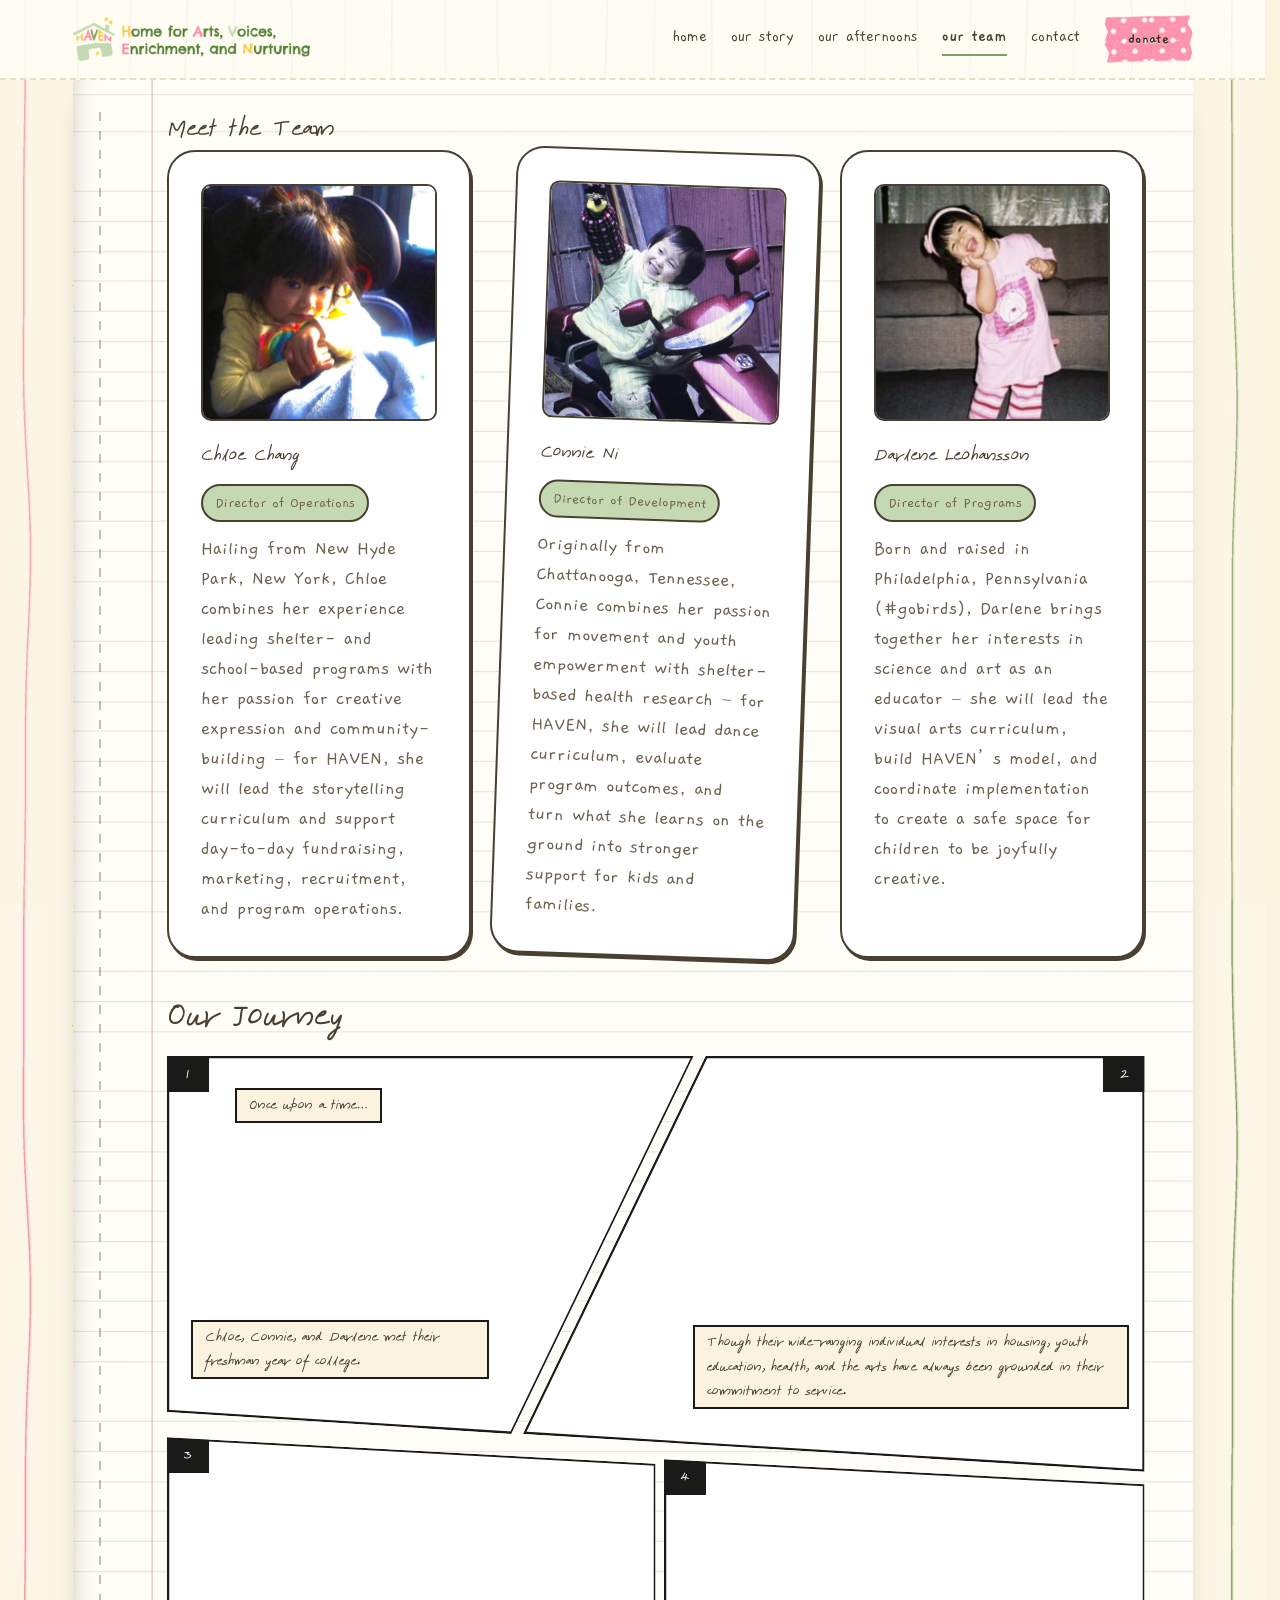
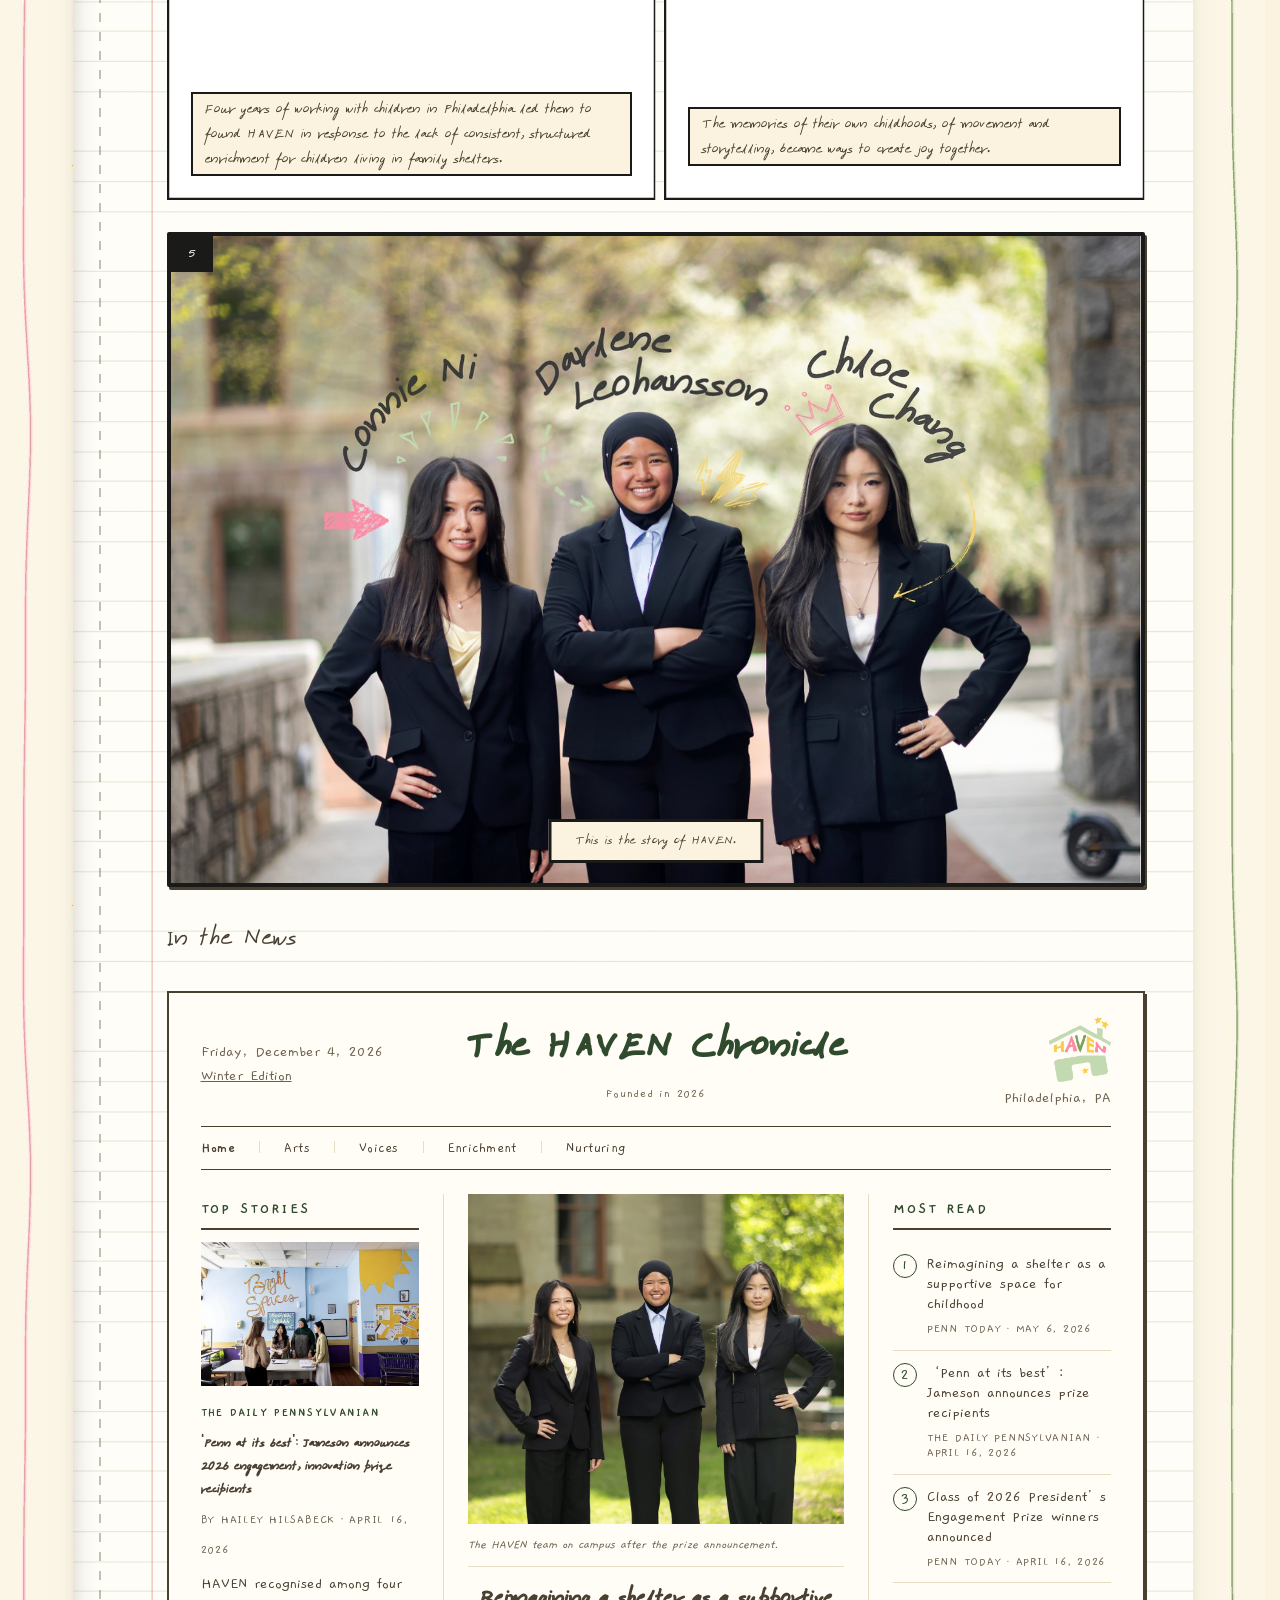
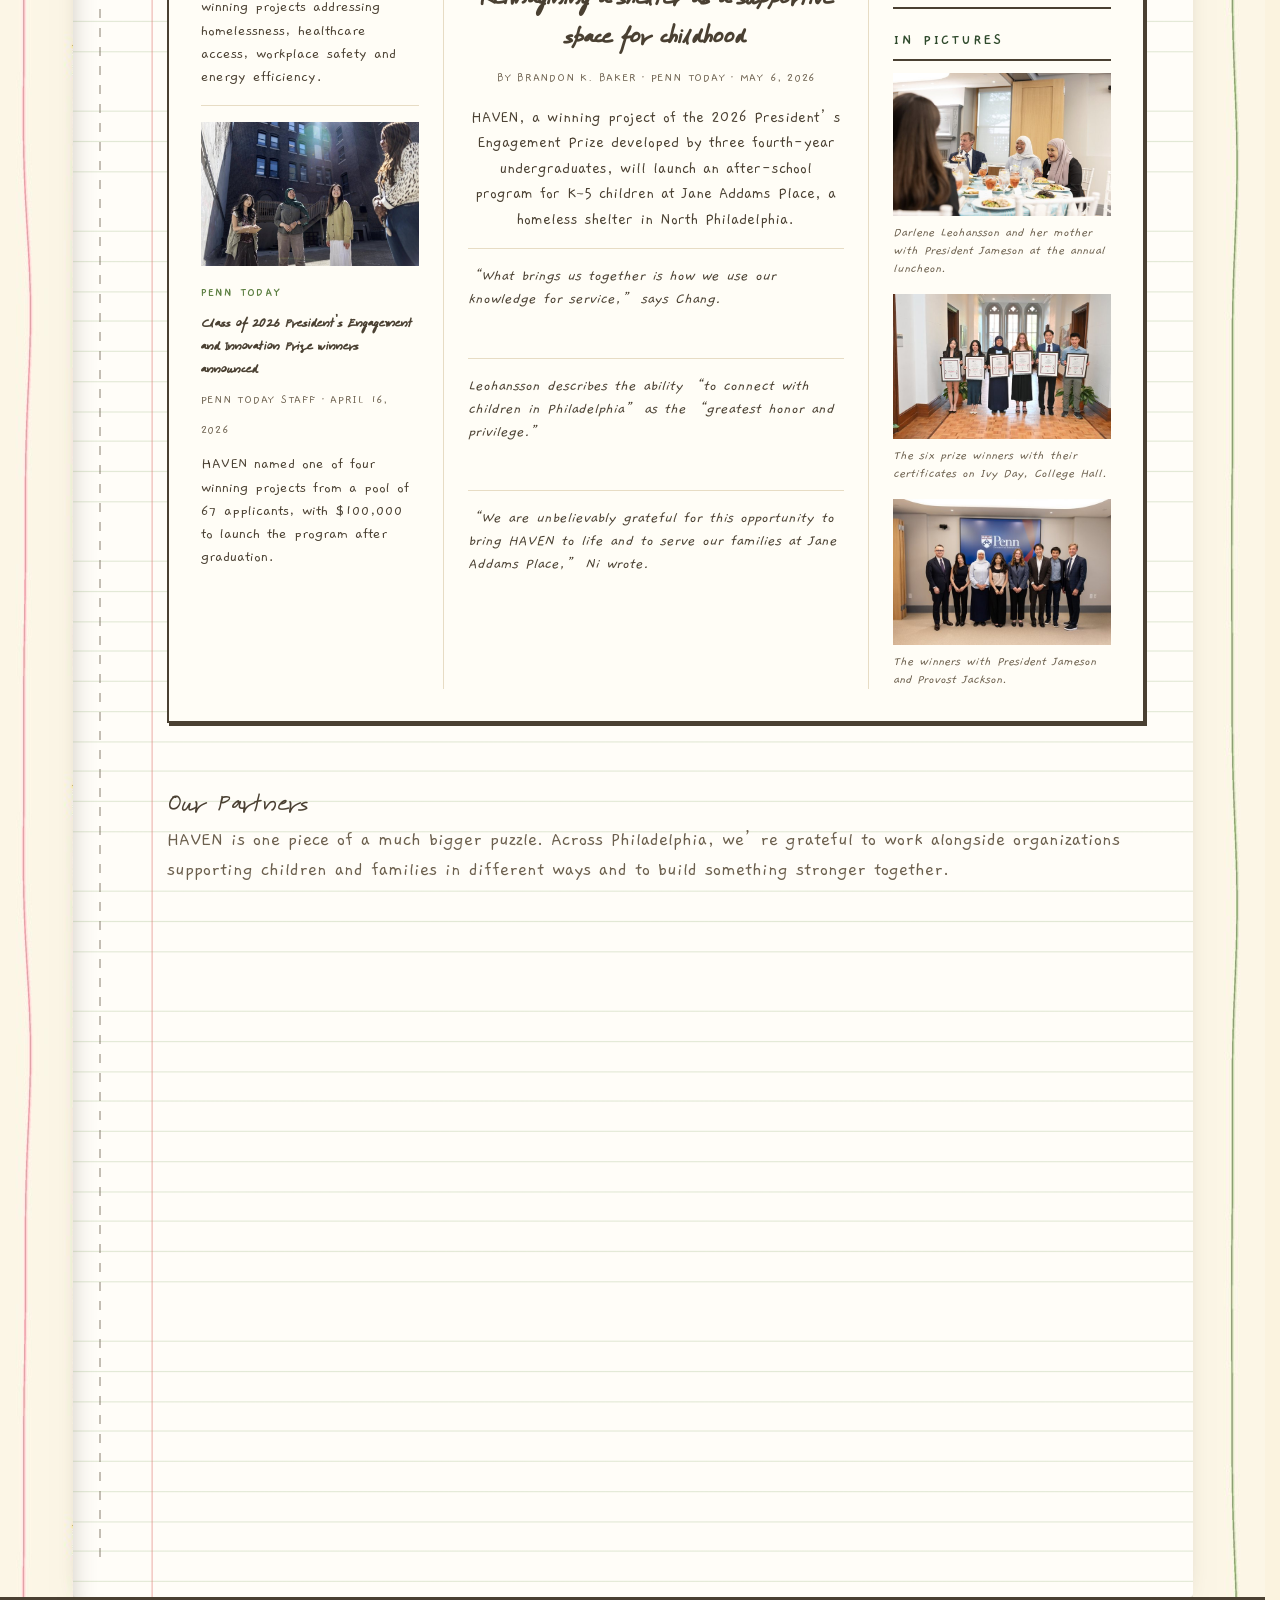
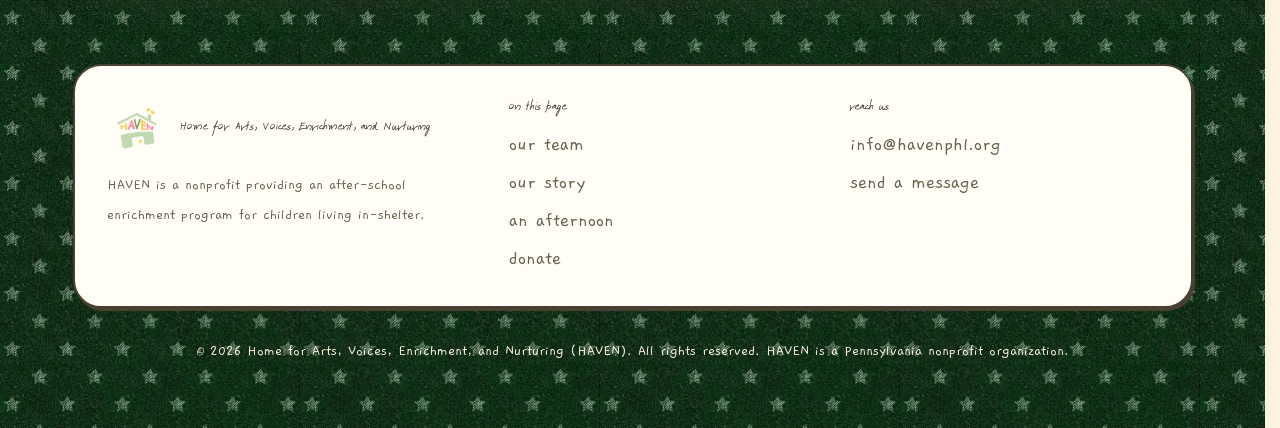
<file: about.html>
<!DOCTYPE html>
<html lang="en">
<head>
<meta charset="utf-8">
<meta name="viewport" content="width=device-width, initial-scale=1">
<title>Our team — HAVEN</title>
<meta name="description" content="HAVEN is an after-school pilot program for children living in shelter in North Philadelphia — built from what caregivers at Jane Addams Place told us they needed.">

<link rel="icon" href="assets/logo.png">
<!-- design system tokens (colors, type, spacing, fonts, effects) -->
<link rel="stylesheet" href="styles.css">
<!-- page styles -->
<link rel="stylesheet" href="site.css">
<!-- content that fades in on scroll must still be visible without JS -->
<noscript><style>.reveal { opacity: 1 !important; transform: none !important; }</style></noscript>
<!-- The notebook cover is only shown when JS can also open it again.
     Without this flag it stays hidden and the site loads straight in. -->
<script>document.documentElement.className += ' js';</script>
</head>

<body class="is-loading">

<!-- ============================================== NOTEBOOK COVER ======== -->
<div class="book" id="book" aria-hidden="true">
  <div class="book__scene">
    <!-- the first page, waiting underneath -->
    <div class="book__page"></div>

    <!-- the cover that swings open -->
    <div class="book__cover">
      <img src="assets/illustrations/comp-book-cover-brand.jpg" alt="">
      <div class="book__label">
        <span class="book__label-kicker">composition book</span>
        <span class="book__label-name">HAVEN</span>
        <span class="book__label-sub">arts · voices · enrichment · nurturing</span>
      </div>
      <span class="book__tape book__tape--tl"></span>
      <span class="book__tape book__tape--br"></span>
    </div>
  </div>
</div>

<a class="skip-link" href="#main">skip to content</a>

<!-- ======================================================== NAV ========= -->
<header class="nav">
  <div class="container nav__inner">
    <a class="nav__brand" href="index.html">
      <img class="nav__lockup" src="assets/logo-lockup.png"
           alt="HAVEN — Home for Arts, Voices, Enrichment, and Nurturing">
    </a>

    <button class="nav__toggle" id="navToggle" aria-expanded="false" aria-controls="navLinks" aria-label="Open menu">
      <span class="nav__toggle-bars"><span></span><span></span><span></span></span>
    </button>

    <nav class="nav__links" id="navLinks" aria-label="Main">
      <a class="nav__link" href="index.html">home</a>
      <a class="nav__link" href="programs.html">our story</a>
      <a class="nav__link" href="afternoons.html">our afternoons</a>
      <a class="nav__link is-current" href="about.html" aria-current="page">our team</a>
      <a class="nav__link" href="involved.html">contact</a>
      <a class="btn btn--primary btn--sm" href="donate.html">donate</a>
    </nav>
  </div>
</header>

<main id="main">
<span id="top"></span>

<div class="container sheet">

<!-- =================================================== MEET THEM ======== -->
<section class="section" id="team">
  <div>
    <h2 class="display-md">Meet the Team</h2>

    <div class="team">
      <article class="card card--lg team__card wobble reveal">
        <img class="team__photo" src="assets/team/chloe.jpg"
             alt="Chloe as a small child, bundled up in a car seat">
        <h3>Chloe Chang</h3>
        <span class="tag">Director of Operations</span>
        <p>
          Hailing from New Hyde Park, New York, Chloe combines her experience leading shelter- and
          school-based programs with her passion for creative expression and community-building
          &mdash; for HAVEN, she will lead the storytelling curriculum and support day-to-day
          fundraising, marketing, recruitment, and program operations.
        </p>
      </article>

      <article class="card card--lg team__card wobble tilt-2 reveal">
        <img class="team__photo" src="assets/team/connie.jpg"
             alt="Connie as a toddler, grinning on a toy motorbike with an arm raised">
        <h3>Connie Ni</h3>
        <span class="tag">Director of Development</span>
        <p>
          Originally from Chattanooga, Tennessee, Connie combines her passion for movement and youth
          empowerment with shelter-based health research &mdash; for HAVEN, she will lead dance
          curriculum, evaluate program outcomes, and turn what she learns on the ground into stronger
          support for kids and families.
        </p>
      </article>

      <article class="card card--lg team__card wobble reveal">
        <img class="team__photo" src="assets/team/darlene.jpg"
             alt="Darlene as a young child in pyjamas, mid-pose in a living room">
        <h3>Darlene Leohansson</h3>
        <span class="tag">Director of Programs</span>
        <p>
          Born and raised in Philadelphia, Pennsylvania (#gobirds), Darlene brings together her
          interests in science and art as an educator &mdash; she will lead the visual arts
          curriculum, build HAVEN&rsquo;s model, and coordinate implementation to create a safe space
          for children to be joyfully creative.
        </p>
      </article>
    </div>
  </div>
</section>

<!-- ==================================================== OUR TEAM ======== -->
<section class="section" id="about">
  <div>
    <h2 class="display-lg">Our Journey</h2>

    <ol class="comic">
      <li class="comic__panel">
        <div class="comic__inner">
          <svg class='panel-frame' viewBox='0 0 100 100' preserveAspectRatio='none' aria-hidden='true' xmlns='http://www.w3.org/2000/svg'><polygon class='panel-frame__line' pathLength='1' points='0,0 98,0 64.1,89.7 0,84.5' vector-effect='non-scaling-stroke'/></svg>
          <span class="comic__caption">Once upon a time&hellip;</span>
          <svg class='ink' role='img' aria-label="Three round hand-drawn characters standing together, arms out, grinning" viewBox='0 0 736 495' xmlns='http://www.w3.org/2000/svg' fill-rule='evenodd'><path class='ink__s' pathLength='1' style='--d:0.00s' d="M269 54C268 53 267 51 266 48C266 46 265 44 265 44C264 44 262 18 262 11C263 3 264 3 266 6C268 8 268 10 268 19C268 28 270 47 272 53C272 56 271 57 269 54Z"/><path class='ink__s' pathLength='1' style='--d:0.05s' d="M288 45C288 44 287 41 287 40C287 39 287 35 287 33C287 22 289 3 290 1C291 0 292 0 293 2C294 5 294 31 292 34C292 35 292 38 292 41C293 48 291 51 288 45Z"/><path class='ink__s' pathLength='1' style='--d:0.10s' d="M509 68C508 66 510 57 511 56C512 55 513 54 513 52C513 50 514 48 514 48C515 47 516 45 516 44C516 43 517 42 517 40C518 39 520 36 521 34C523 29 527 22 528 22C530 22 530 25 528 29C527 32 526 35 526 36C526 37 525 38 524 39C524 40 523 41 523 42C523 42 523 43 522 43C521 43 519 49 517 58C513 69 511 72 509 68Z"/><path class='ink__s' pathLength='1' style='--d:0.16s' d="M127 146C121 140 113 133 111 133C111 133 109 131 108 129C107 128 105 126 105 126C104 126 101 123 98 120C91 113 83 108 80 107C76 106 71 101 73 100C74 98 84 100 89 103C92 106 119 132 119 133C119 134 130 144 131 144C132 144 135 148 135 150C135 153 133 152 127 146Z"/><path class='ink__s' pathLength='1' style='--d:0.21s' d="M131 109C129 107 126 102 124 99C123 96 121 93 120 92C119 92 118 91 118 91C118 91 117 89 116 89C113 85 118 78 122 81C124 83 128 90 128 91C128 92 136 106 138 108C140 110 139 113 136 113C135 113 133 111 131 109Z"/><path class='ink__s' pathLength='1' style='--d:0.27s' d="M536 76C535 74 540 65 547 58C549 56 550 54 550 53C550 53 551 51 552 51C554 50 555 49 556 47C557 45 561 44 561 46C561 48 553 60 548 67C546 68 545 70 545 71C545 72 545 72 544 72C544 72 543 73 542 75C541 78 537 79 536 76Z"/><path class='ink__s' pathLength='1' style='--d:0.32s' d="M657 133C657 131 658 128 660 126C661 125 664 121 666 119C676 104 687 95 689 98C691 100 684 110 681 110C681 110 680 111 680 111C680 112 678 115 676 117C674 119 672 122 672 122C672 123 671 123 671 123C669 123 665 130 665 133C665 136 665 136 661 136C657 136 657 136 657 133Z"/><path class='ink__s' pathLength='1' style='--d:0.37s' d="M192 494C192 493 190 493 188 493C184 493 184 493 183 489C181 485 181 479 183 476C183 476 184 474 184 472C186 466 190 455 192 450C196 443 196 435 192 426C191 424 190 417 189 410C187 399 186 395 182 388C182 386 181 384 181 384C181 381 168 366 166 366C166 366 165 366 165 365C165 365 164 364 162 363C161 362 158 359 156 357C153 355 149 353 147 352C144 350 140 348 138 346C136 344 134 343 134 343C134 343 132 342 130 340C129 338 127 337 126 337C126 337 123 335 121 333C119 331 115 328 114 327C108 324 105 316 108 312C109 311 110 310 110 309C111 308 119 302 123 300C128 298 136 297 141 299C144 301 155 303 157 302C159 301 158 299 155 290C150 276 148 263 151 260C152 259 152 258 152 257C150 254 156 231 159 229C159 228 160 227 160 227C160 226 162 224 164 222C165 219 167 217 167 217C167 216 172 211 176 209C178 208 181 206 182 205C185 202 190 200 191 200C191 201 192 200 193 199C194 197 196 196 198 196C200 195 201 194 202 193C203 193 204 192 205 193C206 193 207 193 207 192C208 191 209 191 209 192C210 192 211 192 212 191C218 186 254 184 259 188C260 189 262 190 263 190C269 192 286 212 296 229C297 232 299 235 300 236C301 237 305 245 305 246C305 247 305 248 306 249C307 249 307 247 306 243C306 238 308 224 309 224C309 224 311 221 311 218C312 215 314 211 314 210C315 208 316 204 317 202C319 193 329 181 338 175C341 173 344 171 344 171C344 171 350 168 356 165C367 159 368 159 380 159C386 158 394 158 396 158C399 157 402 158 402 158C403 158 407 159 411 159C422 160 435 167 446 178C448 180 451 182 453 183C454 184 456 185 457 186C460 190 472 214 472 216C471 217 471 218 472 218C473 220 473 223 473 235L473 246L480 245C489 245 488 245 489 239C489 236 489 232 490 231C491 230 491 228 492 227C493 226 494 223 495 221C498 215 517 196 523 194C524 193 525 192 525 192C525 191 526 191 526 191C527 191 528 191 528 190C528 189 529 189 531 189C533 189 535 189 536 188C540 184 559 182 569 185C587 188 600 194 607 201C620 214 627 228 627 239C627 242 627 245 628 246C630 247 632 258 631 261C630 267 629 272 627 273C627 274 626 275 626 276C626 277 625 278 625 280C624 281 623 282 623 283C623 284 621 287 620 289C614 295 614 295 630 292C635 291 641 289 645 289C648 288 652 287 653 287C656 284 665 291 667 297C668 300 665 305 659 309C656 311 653 313 652 314C651 315 650 315 649 316C645 316 642 318 641 321C641 322 639 324 637 325C635 327 632 329 631 331C629 332 627 334 626 334C626 334 624 335 622 336C620 338 617 340 616 341C615 342 613 345 612 348C611 350 610 353 609 354C608 355 605 360 602 366C600 371 596 378 594 381C593 384 591 387 591 388C591 388 590 392 589 396C587 402 586 405 586 411C587 417 590 430 592 431C592 432 593 434 594 437C594 440 595 442 595 443C596 443 596 445 595 447C593 450 587 450 582 448C580 447 577 446 575 446C573 447 565 442 562 438C558 435 556 432 554 428C553 426 552 424 552 424C550 423 516 425 513 426C513 427 507 427 501 427C494 428 489 428 489 429C489 430 488 430 488 430C487 430 486 431 487 435L487 440L481 444C474 448 473 449 469 446C467 446 466 445 465 445C461 446 434 439 426 435C425 434 423 433 423 434C422 434 421 434 420 433C415 431 401 432 390 434C387 435 384 435 382 435C381 435 378 436 376 438C374 439 372 440 371 440C369 440 360 448 354 456C352 458 350 460 350 460C349 460 348 461 347 462C337 471 334 473 328 473C324 473 321 471 321 469C321 468 320 466 318 465C315 462 314 458 315 453C319 443 318 439 311 441C310 442 308 442 307 441C306 439 300 439 298 440C295 442 288 444 280 443C269 441 256 444 256 448C256 449 255 449 250 449C247 448 245 448 245 449C245 450 243 452 240 454C232 460 224 467 224 468C224 470 216 478 215 478C215 478 213 480 212 482C208 491 204 494 198 494C195 494 192 494 192 494Z M200 482C200 482 202 479 204 477C207 474 209 472 209 472C209 470 229 451 231 451C231 451 232 451 232 450C232 450 235 448 238 446C242 444 245 441 245 441C245 439 251 437 254 437C255 437 260 437 265 436C280 433 299 431 310 431L320 430L321 423C321 420 320 412 319 407C316 388 315 378 315 359C315 342 315 339 314 338C312 337 312 336 313 335C316 332 315 318 312 316C301 309 301 309 297 315C288 325 285 327 280 324C276 322 277 320 289 308C293 305 295 301 296 298C297 296 299 292 299 290C302 284 303 271 302 264C299 255 295 245 293 241C287 233 284 229 284 228C284 228 282 225 280 222C278 220 275 216 273 214C260 198 257 196 242 195C233 195 214 198 212 200C209 202 195 209 193 209C191 209 174 222 171 226C160 240 156 263 161 279C163 283 164 288 164 289C164 290 166 292 167 295C174 302 180 311 181 313C181 316 185 320 188 320C191 320 191 326 188 328C186 330 186 330 183 329C182 329 180 328 179 328C175 329 173 328 171 324C169 321 167 319 167 319C166 319 165 317 163 316C160 312 156 311 143 308C135 307 128 307 128 308C128 309 122 312 121 312C119 310 119 316 120 318C121 318 122 319 122 320C122 320 124 322 127 325C129 327 132 329 133 330C134 331 135 332 136 332C136 332 137 332 137 333C137 333 138 334 139 334C140 335 142 336 144 338C151 344 152 345 157 345C160 345 161 345 163 348C164 350 165 352 166 352C166 353 167 353 167 354C167 354 170 358 174 362C178 365 181 369 182 371C182 372 185 374 187 375C191 376 191 377 194 387C197 395 198 399 197 399C195 401 199 429 201 429C202 429 202 430 202 430C202 431 203 433 204 434C209 439 207 447 196 467C194 471 193 474 192 478L192 483L196 483C198 483 200 483 200 482Z M334 458C335 456 337 455 338 455C338 455 340 455 341 454C342 454 344 453 345 452C347 451 349 450 349 449C350 447 365 435 366 435C367 435 368 434 369 433C370 432 372 431 372 431C373 431 375 430 376 429C376 428 378 427 378 427C379 427 380 426 382 425C387 421 416 423 432 428C435 429 438 431 438 431C440 432 449 435 452 435C454 435 456 436 457 436C457 437 462 438 466 438L475 438L477 435C478 433 479 432 478 431C477 428 468 421 466 421C465 421 464 421 464 420C464 420 462 419 461 418C457 416 454 411 454 408C455 407 455 403 455 398C455 393 456 389 456 388C457 388 457 387 457 385C457 384 457 381 457 378C458 374 458 369 459 365C459 357 460 348 463 340C463 336 465 328 465 322C467 298 467 298 470 294C472 292 474 289 475 288C476 286 479 284 483 282C490 278 490 278 489 269C488 266 488 261 487 258L487 254L483 255C481 255 477 255 475 255C470 255 470 256 468 260C465 270 459 277 449 283C441 288 437 289 434 285C432 279 434 275 441 276C443 276 456 264 458 260C465 246 465 221 459 209C458 206 457 204 457 203C457 203 456 201 454 199C453 198 452 196 452 195C452 194 441 185 439 185C439 185 438 184 436 182C435 180 434 179 433 179C433 179 431 178 429 177C428 175 425 174 424 174C423 173 421 172 420 172C416 168 408 168 373 168C371 168 369 169 367 170C366 170 364 171 363 171C362 171 361 171 361 172C360 173 358 174 355 175C345 179 335 189 327 201C325 203 324 207 323 211C322 215 320 219 319 221C313 232 314 258 322 268C324 270 326 273 327 276C328 278 330 280 331 281C332 282 333 283 333 283C333 284 339 292 343 296C348 300 348 301 345 303C342 305 332 295 322 281C321 280 320 278 319 278C319 278 318 276 316 274C315 271 313 268 312 268C312 268 311 273 311 278C311 287 311 290 309 295C306 302 306 303 309 303C311 303 312 304 314 304C315 305 316 306 316 306C317 305 321 311 323 316C325 321 325 323 324 330C324 338 324 344 324 369C324 380 325 387 325 389C326 391 327 396 327 400C328 404 329 410 331 414C333 421 333 425 330 434C329 436 328 441 327 444C327 446 326 449 326 450C325 451 325 453 326 456C328 461 330 461 334 458Z M584 433C583 430 582 427 581 426C581 426 580 424 580 423C580 420 577 414 574 413C571 412 571 408 574 404C575 402 577 397 578 393C579 389 583 382 585 378C588 374 590 369 590 368C590 366 591 365 592 364C592 363 593 362 593 362C593 361 594 359 596 357C597 355 598 353 598 352C598 351 598 350 599 350C600 350 600 349 600 347C601 346 602 343 603 341C605 338 606 335 606 333C606 331 613 326 615 327C616 327 618 326 619 325C620 324 622 323 623 323C623 323 624 323 624 322C624 321 625 321 625 321C626 321 628 319 630 316C632 313 634 311 634 312C637 313 654 301 654 297C654 294 639 296 627 301C617 306 602 308 605 304C605 303 604 303 603 303C601 303 600 302 599 300C597 297 597 297 599 295C605 291 611 285 613 280C614 278 615 275 616 274C616 272 617 271 617 270C617 269 618 267 619 266C621 263 621 248 619 246C618 245 618 243 618 242C618 238 614 225 613 223C612 223 611 222 611 221C611 220 607 216 602 211C591 200 581 195 566 194C555 193 553 193 552 194C552 194 549 195 545 195C541 196 537 197 535 198C533 199 528 202 525 204C520 207 516 210 513 214C511 217 508 220 507 221C504 222 497 239 497 242C498 243 497 248 496 252C495 259 495 262 497 268C498 269 499 273 499 275C500 278 501 280 502 281C505 282 509 287 509 289C508 293 503 293 499 290C497 288 495 287 495 287C494 287 490 290 490 291C490 293 487 295 485 294C482 294 478 301 477 308C477 310 476 314 476 317C475 320 474 325 474 328C474 331 472 337 471 342C469 352 466 368 466 375C466 378 466 380 465 381C463 382 464 397 465 405C466 406 467 408 469 409C471 410 472 412 473 413C473 414 474 415 474 415C475 415 476 416 476 416C477 417 477 417 478 416C479 414 484 415 491 417C494 418 498 419 501 419C503 419 506 420 507 420C508 421 510 421 514 420C516 419 523 418 528 417C533 417 539 416 541 415C543 414 546 414 547 414C549 414 550 413 551 412C553 411 556 411 557 412C557 413 558 414 559 414C561 415 561 416 561 419C561 428 571 438 580 438L584 438L584 433Z"/><path class='ink__s' pathLength='1' style='--d:0.42s' d="M663 156C662 154 663 150 666 149C667 148 668 147 669 146C670 145 672 143 674 142C675 141 678 139 680 137C682 135 684 134 685 134C686 133 687 132 688 130C690 127 692 127 692 131C692 133 690 136 681 144C669 157 666 159 663 156Z"/><path class='ink__s' pathLength='1' style='--d:0.48s' d="M23 257C21 255 17 252 15 251C8 248 8 243 16 244C21 245 31 254 31 258C31 261 27 261 23 257Z"/><path class='ink__s' pathLength='1' style='--d:0.53s' d="M181 260C178 257 178 253 181 248C183 246 184 244 184 244C184 243 186 241 189 238C193 234 194 234 198 233C200 233 202 234 202 234C202 235 203 235 204 235C205 236 206 238 207 240C208 242 209 244 210 244C212 244 212 249 210 251C206 253 202 252 199 247C198 244 195 243 195 245C195 245 194 246 194 247C192 250 189 255 189 257C189 259 185 262 183 262C183 262 182 261 181 260Z"/><path class='ink__s' pathLength='1' style='--d:0.59s' d="M234 242C232 239 234 230 240 223C243 219 254 217 257 219C260 221 264 229 264 232C264 237 257 237 254 233C251 227 246 228 244 235C243 238 242 239 241 240C239 240 238 241 238 242C237 243 236 243 234 242Z"/><path class='ink__s' pathLength='1' style='--d:0.64s' d="M349 226C347 222 348 209 351 206C353 204 360 206 362 209C364 212 363 223 360 224C355 227 351 228 349 226Z"/><path class='ink__s' pathLength='1' style='--d:0.69s' d="M387 276C379 275 357 259 357 254C357 254 356 252 355 251C349 245 351 242 360 237C369 232 390 226 397 226C398 226 400 225 401 225C403 223 409 224 412 226C416 230 414 253 408 266C403 276 399 279 387 276Z M397 265C401 260 403 251 403 242L404 234L401 234C395 234 376 239 376 241C376 242 374 242 372 243C366 245 364 247 364 250C364 253 371 260 379 264C385 267 388 267 393 268C394 268 396 267 397 265Z"/><path class='ink__s' pathLength='1' style='--d:0.75s' d="M400 210C397 208 397 198 400 194C402 191 409 190 411 192C414 195 411 209 408 211C406 211 405 211 404 212C403 212 401 211 400 210Z"/><path class='ink__s' pathLength='1' style='--d:0.80s' d="M530 232C529 230 529 229 530 226C531 224 532 221 533 219C535 215 543 211 543 214C543 215 544 215 545 215C547 215 548 219 547 223C545 227 541 232 539 232C539 232 538 232 538 233C538 235 532 234 530 232Z"/><path class='ink__s' pathLength='1' style='--d:0.85s' d="M572 238C571 237 572 230 574 228C575 228 576 226 576 225C579 218 586 219 589 226C590 230 591 229 585 235C580 240 575 242 572 238Z"/><path class='ink__s' pathLength='1' style='--d:0.90s' d="M696 231C694 230 694 228 695 226C697 225 708 220 712 219C714 219 715 218 716 218C716 217 717 217 719 217C720 217 721 217 721 216C721 214 725 215 727 217C731 220 729 223 723 225C717 227 700 232 698 233C698 233 697 232 696 231Z"/><path class='ink__s' pathLength='1' style='--d:0.96s' d="M703 245C700 243 701 241 706 241C708 241 710 240 712 240C713 239 716 238 718 238C720 237 725 235 728 233C735 229 737 230 735 234C735 236 734 237 732 237C731 237 730 237 730 238C729 238 728 239 726 239C725 240 721 241 717 243C708 247 705 248 703 245Z"/><path class='ink__s' pathLength='1' style='--d:1.01s' d="M12 288C9 286 7 285 6 285C4 285 -0 281 -0 279C0 275 8 277 15 284C20 290 18 293 12 288Z"/><path class='ink__s' pathLength='1' style='--d:1.07s' d="M217 309C215 309 210 304 207 300C206 300 205 296 203 293C202 289 200 286 199 285C196 280 200 275 207 272C222 266 237 262 249 261C260 260 262 261 264 265C267 274 263 289 255 299C247 307 228 312 217 309Z M237 298C245 295 250 290 253 282C257 272 256 270 252 271C239 273 215 279 212 281C210 283 212 290 217 297C221 301 228 301 237 298Z"/><path class='ink__s' pathLength='1' style='--d:1.12s' d="M541 283C540 282 539 281 539 281C538 281 536 278 535 275C533 271 531 267 530 265C528 261 527 252 528 250C528 250 530 249 532 249C536 248 539 252 539 259C539 263 544 272 549 273C552 273 570 265 573 260C577 256 584 256 585 260C586 263 586 263 583 267C581 268 578 270 578 270C577 270 576 270 576 271C576 271 574 272 572 273C570 274 568 275 568 275C568 275 566 277 563 278C560 279 558 281 558 281C558 284 544 286 541 283Z"/></svg>
          <p>Chloe, Connie, and Darlene met their freshman year of college.</p>
        </div>
      </li>

      <li class="comic__panel">
        <div class="comic__inner">
          <svg class='panel-frame' viewBox='0 0 100 100' preserveAspectRatio='none' aria-hidden='true' xmlns='http://www.w3.org/2000/svg'><polygon class='panel-frame__line' pathLength='1' points='35.9,0 100,0 100,98.7 9.2,89.7' vector-effect='non-scaling-stroke'/></svg>
          <svg class='ink' role='img' aria-label="Three round hand-drawn characters sitting around a table together, talking" viewBox='0 0 736 736' xmlns='http://www.w3.org/2000/svg' fill-rule='evenodd'><path class='ink__s' pathLength='1' style='--d:0.00s' d="M111 642C108 639 107 637 107 635C107 631 110 624 113 624C117 622 115 621 110 621C83 621 83 621 81 615C80 609 89 603 103 602L112 602L112 595C112 590 111 587 109 583C107 578 106 575 106 569C106 562 105 561 101 560C100 559 96 558 94 556C92 554 89 553 88 553C86 553 75 543 74 540C72 537 72 526 74 518C75 512 73 506 66 501C59 496 56 490 56 478C54 463 55 439 56 431C57 427 58 421 58 417C58 413 60 407 61 403C62 398 63 395 63 394C62 394 63 393 64 392C64 391 65 390 65 390C65 389 66 387 67 385L69 383L62 376C58 372 54 368 53 366C53 363 51 359 49 357C44 350 34 323 33 315C31 297 32 281 36 273C37 270 38 267 38 265C38 264 39 262 40 261C40 259 41 257 41 256C41 255 43 251 45 248C46 244 48 241 48 241C48 241 49 239 51 238C52 237 53 235 53 234C53 232 54 230 55 229C57 228 58 226 58 225C58 224 59 223 61 221C62 219 64 218 64 217C69 212 78 204 79 204C79 205 83 203 88 200C97 196 110 191 113 191C114 191 115 191 116 190C116 190 120 190 126 190C130 191 137 191 140 191C142 192 146 192 148 192C149 193 155 194 160 195C166 195 172 197 173 198C175 198 177 199 178 199C179 199 180 200 181 201C182 201 183 202 184 202C185 202 187 203 188 203C189 204 193 207 197 209C204 212 217 224 218 228C219 229 221 231 223 234C225 236 227 239 227 240C227 241 228 244 229 246C230 248 231 251 231 252C231 254 231 256 234 265C236 270 236 292 235 300C234 308 235 312 239 310C240 309 242 309 244 309C250 308 254 307 254 305C255 304 255 302 256 300C256 296 260 292 262 292C264 292 267 297 267 301C267 304 269 307 272 307C274 306 274 305 272 298C270 288 268 272 269 260C269 250 269 247 267 245C266 242 266 242 268 240C273 234 271 226 263 222C258 220 251 213 248 207C247 206 246 205 246 205C243 205 239 196 237 185C235 173 234 168 233 166C233 165 233 164 234 164C235 164 235 163 234 160C234 158 234 155 235 153C235 152 236 146 236 139C237 130 237 128 239 125C240 124 241 120 242 118C242 114 247 104 251 99C252 98 253 97 253 96C253 96 253 95 254 95C255 95 260 87 263 83C267 76 285 63 291 63C292 62 293 62 294 61C294 61 296 60 299 59C301 58 303 57 303 57C303 56 304 56 304 56C305 56 308 55 310 54C325 47 342 46 357 52C377 59 383 61 392 66C404 72 421 85 421 88C421 89 425 93 429 96C432 99 435 104 435 109C435 111 436 112 438 118C439 120 439 123 440 125C442 132 443 137 444 139C445 139 445 144 445 150C446 162 445 168 441 173C440 174 439 177 439 179C438 181 437 183 437 183C436 184 434 185 434 187C433 189 432 191 431 192C431 193 430 195 429 197C425 205 424 207 421 211C419 214 418 216 418 220C418 223 417 226 416 227C416 228 414 230 413 233L411 236L415 240C420 244 420 248 416 257C415 259 414 261 414 262C414 263 413 265 412 266C410 270 410 272 411 274C412 275 412 279 411 286C408 305 408 303 412 304C417 306 417 306 417 294C418 288 418 283 419 283C421 280 429 279 437 279L445 280L448 273C456 254 462 254 458 273C455 285 455 284 459 285C463 286 465 288 463 291C462 293 463 305 464 308C465 310 467 312 473 315C478 317 483 320 484 320C492 325 492 325 497 320C499 318 502 317 503 317C504 317 505 316 506 315C509 313 514 310 516 310C517 310 519 309 519 308C520 307 522 306 523 306C524 306 527 305 530 303C534 301 537 300 537 301C540 302 537 291 534 287C533 286 531 280 531 275C530 273 530 271 529 271C528 269 526 259 526 254C526 248 527 239 527 237C528 236 528 232 529 227C530 223 531 217 532 215C533 213 534 210 535 208C536 206 537 203 538 202C539 201 540 200 540 199C540 198 544 193 548 189C553 184 557 179 557 178C558 176 559 175 560 174C561 174 563 172 565 170C567 168 570 166 571 165C572 165 575 164 576 163C578 161 581 160 587 160C591 159 597 159 601 158C609 157 607 157 624 158C637 159 644 160 655 163C658 164 662 165 664 166C666 166 669 167 671 169C674 170 676 171 678 171C680 171 686 176 698 187C712 201 720 215 722 232C722 234 722 238 723 240C724 247 723 262 721 269C720 272 719 277 718 279C717 281 716 285 716 286C715 288 715 291 714 292C714 293 713 296 711 298C710 299 708 303 707 305C704 313 689 326 684 326C680 326 675 316 676 313C677 313 680 312 683 312C689 311 692 309 696 300C698 298 700 294 701 292C702 290 703 287 703 286C703 284 704 282 705 281C708 277 709 273 710 266C711 263 712 259 712 258C714 256 713 241 711 236C711 233 710 231 710 230C710 220 694 196 682 189C681 188 679 186 679 185C679 185 678 184 677 183C676 183 671 181 666 180C645 172 640 171 616 171C597 172 592 173 588 175C586 175 584 176 582 176C580 176 577 177 576 177C575 178 573 179 571 180C570 180 569 182 569 183C568 184 566 186 563 188C561 190 559 192 559 192C559 193 557 195 555 197C550 202 547 207 547 210C547 211 546 212 545 213C542 216 539 233 538 247C538 260 539 267 544 278C545 279 546 282 546 284C547 290 553 299 558 304C563 309 565 314 564 316C562 319 552 315 547 310L544 307L541 310C540 311 538 312 536 313C535 313 533 314 532 315C531 315 528 317 526 317C520 319 516 321 516 322C516 322 514 323 512 324C503 328 502 332 507 338C511 342 514 343 520 343C523 343 527 344 529 345C532 346 533 346 541 345C551 344 555 346 557 353C561 366 561 366 565 362C567 360 569 358 569 358C570 358 571 357 572 357C574 355 584 351 586 351C588 351 590 350 591 349C594 347 602 346 604 348C608 353 602 358 590 362C588 362 586 363 584 364C583 364 580 365 579 365C577 366 576 367 576 367C576 368 575 369 574 370C571 372 571 373 576 378C580 382 593 388 600 388C605 388 608 390 608 394C608 398 603 401 592 400C583 400 581 400 573 393C568 389 568 389 565 396C563 402 563 406 566 410C571 417 575 426 575 435C575 449 572 464 568 471C567 473 566 476 566 477C564 482 558 495 555 497C554 499 551 500 548 501C545 502 541 503 539 505C537 506 534 507 533 508C532 509 530 509 529 510C528 511 526 512 518 515C517 516 515 516 514 517C510 519 508 520 506 520C505 520 504 521 502 521C501 522 499 523 497 523C494 524 490 528 489 531C489 532 489 535 488 538C488 541 488 557 488 574C487 613 486 616 478 619C470 621 462 620 459 617C457 615 456 613 456 613C456 612 455 612 454 612C452 611 452 599 453 580C454 571 454 535 454 534C453 534 444 533 426 533C363 533 324 532 314 529C312 529 309 528 308 528L304 528L305 536C305 540 305 552 306 562C306 573 306 583 306 584C305 586 305 588 306 588C308 591 308 609 305 614C305 616 304 618 303 620C302 624 299 625 296 624C295 624 293 624 293 625C289 627 283 628 280 626C276 623 272 615 272 609C272 607 272 603 272 601C271 599 271 596 272 595C273 593 271 580 270 578C268 575 267 545 268 530L269 521L264 521C261 520 256 520 252 519C247 519 245 518 242 516C241 515 239 514 239 515C239 519 225 528 216 530C213 530 211 531 210 532C209 533 208 535 206 536C204 536 203 538 202 540C202 542 200 544 199 545C198 545 195 547 193 549C190 552 189 553 183 554C180 554 177 555 176 555C176 556 173 556 169 556C165 556 160 556 158 557C155 558 151 559 148 559C140 560 140 560 141 573C141 584 142 591 145 594C145 595 148 593 150 591C158 582 162 582 162 590C162 594 162 595 159 598C154 602 154 602 163 603C177 603 185 605 186 606C186 606 188 607 189 608C193 609 193 612 190 615C189 617 188 618 188 619C188 621 158 621 151 620C148 619 146 619 145 621C142 623 137 626 133 628C129 630 124 636 124 638C124 641 119 646 116 646C115 646 113 644 111 642Z M296 604C296 603 296 598 296 590C295 551 295 536 295 531C295 525 296 526 286 524C283 524 281 524 281 524C281 524 281 530 282 536C283 542 283 553 283 559C284 579 287 602 289 604C292 605 294 605 296 604Z M129 598C130 594 130 564 128 563C127 562 119 561 117 562C115 564 116 566 118 569C122 572 122 575 123 594C124 604 128 606 129 598Z M477 588C478 581 478 571 477 566C477 560 477 551 477 545C476 536 476 535 474 532L471 530L469 533C466 536 466 535 466 554C465 561 465 571 464 578C463 592 464 593 466 596C468 598 469 599 469 600C469 600 471 601 473 601L477 600L477 588Z M132 549C137 549 144 549 146 549C154 549 160 548 161 546C162 545 163 544 168 544C181 544 191 540 188 537C187 535 186 535 162 535C151 535 142 535 142 536C140 537 137 537 129 535C125 534 120 534 117 534C113 535 109 534 102 532C92 530 92 530 88 527C84 523 83 528 86 534C93 544 108 551 120 549C122 549 127 549 132 549Z M190 522C193 520 206 518 214 518C220 518 221 517 223 515C225 514 226 513 227 513C233 513 223 500 215 498C212 497 210 496 209 495C208 495 204 492 199 490C186 483 179 476 179 471C179 470 173 462 170 458C168 456 166 448 165 442C165 440 165 436 165 432L164 426L170 426C173 426 179 426 183 426C200 426 219 423 221 419C222 418 224 417 226 417C227 416 229 415 229 414C229 412 223 408 218 406C215 406 213 404 213 404C213 404 211 403 208 402C206 401 201 399 197 397C193 396 189 394 186 393C184 392 181 390 179 389C177 387 176 386 175 386C175 386 174 385 174 384C173 383 172 382 171 382C169 382 169 381 169 378C169 372 170 371 179 369C190 366 193 364 194 363C194 362 195 361 195 361C196 361 202 357 203 356C203 355 211 345 213 342C217 339 219 334 220 328C222 319 222 317 223 314C224 311 225 290 224 280C224 277 224 273 224 272C224 268 221 258 220 257C219 256 219 255 219 253C219 247 201 222 197 223C195 224 189 220 190 219C190 218 189 218 189 219C188 219 186 218 184 217C175 212 170 210 165 209C162 209 157 208 154 207C151 206 148 206 147 206C146 207 142 206 138 205C128 202 107 203 104 205C103 206 101 207 100 207C99 207 96 209 94 211C92 212 90 214 89 214C81 214 60 236 54 250C52 256 49 266 48 270C46 276 45 281 44 285C43 291 44 310 46 317C46 321 47 324 47 325C47 326 48 328 48 330C49 331 51 335 52 338C56 353 61 361 73 370C77 373 81 376 81 376C83 379 80 392 76 396C75 397 74 398 74 399C74 400 73 402 72 403C68 411 63 465 66 468C67 469 68 471 68 472C68 476 73 486 78 493C79 496 81 499 81 500C81 502 94 517 99 519C103 520 127 523 134 523C137 522 140 523 142 523C146 525 187 524 190 522Z M404 510C410 510 417 510 420 509C423 509 429 509 433 508C437 508 444 507 449 506C454 505 462 504 467 503C472 503 481 502 487 501C493 500 501 499 506 498C510 497 514 496 515 496C518 496 534 488 537 486C538 484 540 482 542 481C545 478 553 468 553 465C554 464 555 462 557 462C558 461 559 459 559 458C559 457 559 456 560 456C561 455 561 454 561 453C561 451 562 450 562 449C566 446 563 426 558 416C551 401 553 402 521 402C510 401 499 401 497 400C495 400 491 400 488 400C485 400 479 399 475 399C470 398 467 397 465 398C458 400 455 390 456 373C457 362 458 363 441 362C424 362 425 363 423 356C422 353 421 349 420 348C418 345 418 342 420 328C421 317 420 316 411 315C402 314 401 315 397 317C393 320 388 322 383 322C378 323 379 323 377 327C376 329 375 330 374 330C374 330 373 332 372 333C371 335 369 338 367 339C365 340 365 340 350 337C349 337 343 337 336 337C329 337 322 337 320 337C308 337 301 335 301 330C301 329 300 328 298 327C297 326 296 325 296 324C296 319 292 317 283 317C273 317 270 318 270 321C270 324 272 326 274 325C276 325 280 329 279 331C278 333 277 362 277 365C278 368 284 371 293 371C302 372 302 372 302 386C303 391 304 398 305 402C305 407 306 412 306 414C307 419 310 430 313 434C315 439 315 441 311 441C310 442 309 443 308 444C308 447 300 446 293 442C284 438 247 433 242 436C241 437 239 437 237 436C233 434 228 436 226 439C224 442 224 442 220 441C215 441 212 438 211 436C211 434 210 434 202 435C197 435 189 435 185 435C178 435 177 436 177 438C177 442 183 458 186 460C187 461 190 463 192 464C197 470 200 472 207 474C211 475 214 477 214 477C214 477 217 478 220 479C223 480 227 482 228 483C230 484 233 486 235 486C237 487 241 489 243 490C246 492 249 493 250 493C252 493 253 494 254 495C257 498 260 499 300 503C311 505 326 507 333 508C348 509 380 512 388 511C391 511 398 511 404 510Z M298 426C297 424 297 418 296 414C296 409 292 395 290 392C290 391 290 389 290 387C289 381 289 380 284 380C282 380 277 380 272 379C267 379 255 378 246 377C236 376 224 376 220 375C216 375 211 375 210 375C209 375 206 375 203 375C200 375 199 375 198 376C198 377 197 378 195 379C189 381 192 385 201 388C204 389 208 391 209 392C210 393 213 394 216 395C234 400 250 416 242 419C239 420 237 423 237 424C238 425 248 426 260 427C269 427 285 429 288 430C290 430 293 431 295 431L298 431L298 426Z M535 390C548 390 549 390 551 385C552 382 552 382 548 362C548 359 541 358 530 358C525 358 521 357 520 357C520 356 519 356 518 356C518 357 515 356 511 356C507 355 502 354 495 355C489 355 482 355 480 355C472 356 470 358 469 371C467 383 470 386 485 388C489 389 494 390 497 390C499 391 502 391 503 390C505 390 508 390 511 391C513 391 517 392 519 391C521 391 528 391 535 390Z M245 365C245 365 245 364 244 363C242 359 242 330 243 326C245 322 248 321 251 322C252 322 253 322 253 321C253 321 250 320 246 320C236 321 234 322 231 330C230 334 229 337 228 338C228 339 227 340 227 341C227 341 225 344 224 346C222 348 220 351 220 351C220 352 219 354 217 355C214 358 215 361 218 362C219 362 222 362 224 363C234 365 245 367 245 365Z M266 346C267 341 267 339 266 339C263 337 262 338 261 345C260 352 260 353 263 353C266 353 266 352 266 346Z M442 350C442 349 446 349 449 348C452 348 455 348 456 348C458 346 456 329 452 316C451 314 451 312 451 310C452 309 452 308 452 307C451 307 428 306 429 307C429 308 429 313 430 320C430 333 430 332 430 337C429 344 432 351 437 351C439 351 441 350 442 350Z M487 345C492 344 491 338 485 336C483 335 479 333 477 331C468 324 465 323 466 330C467 333 467 337 467 339C468 346 469 346 487 345Z M362 327C363 327 364 326 365 326C365 327 367 325 368 323C369 321 371 317 372 315C373 313 374 311 374 310C374 309 375 308 376 306C377 305 379 300 381 296C383 293 385 289 386 288C386 287 388 284 389 282C391 279 394 274 397 270C400 267 403 263 403 261C404 260 405 258 406 258C410 255 404 246 396 246C394 245 391 244 389 244C388 243 384 244 378 245C374 245 369 246 369 246C366 244 340 245 322 248C315 248 308 249 304 249C299 249 298 249 295 251C294 253 292 254 292 254C291 254 291 256 291 258C293 272 294 276 295 278C295 279 296 282 296 284C297 287 298 290 299 292C299 293 300 296 301 297C301 299 302 301 303 302C303 303 304 304 304 305C304 306 305 309 307 311C308 314 310 318 310 319C312 324 314 325 329 325C336 326 342 326 344 327C345 328 346 328 347 328C347 327 349 328 351 328C357 329 361 329 362 327Z M394 304C395 304 396 302 397 300C398 298 399 296 400 295C401 294 401 292 401 291C400 290 400 290 399 293C398 295 396 298 394 300C390 305 390 306 394 304Z M292 298C293 297 291 289 289 287C288 287 288 285 288 282C288 280 288 278 287 278C286 277 284 268 284 265C284 263 283 261 282 259C278 252 282 236 287 241C288 242 289 243 292 242C294 242 296 242 296 242C296 242 297 241 298 240C299 239 301 238 302 238C304 238 307 238 310 237C321 235 356 233 395 233C401 233 403 230 399 226C394 222 395 219 401 213C403 211 405 208 405 207C406 206 407 204 408 203C409 201 410 199 410 199C410 198 411 198 411 198C413 198 416 193 416 191C416 190 417 188 418 187C421 183 426 172 426 169C426 167 427 165 427 163C429 158 429 140 426 132C426 128 424 124 424 122C423 119 422 115 420 113C419 110 418 107 418 106C418 105 416 102 412 100C406 95 406 95 401 92C400 90 398 89 397 89C397 89 395 87 394 85C391 82 387 79 382 76C379 74 371 71 370 71C369 71 367 70 366 70C356 65 332 63 322 66C319 66 315 67 314 67C311 66 304 67 299 70C297 70 294 72 292 73C287 75 276 84 274 86C273 88 272 89 272 90C268 93 258 105 258 106C258 107 257 108 257 110C256 111 255 113 255 115C254 117 253 120 251 122C249 124 248 126 248 129C248 131 247 136 246 140C244 147 244 166 247 169C247 169 247 173 248 177C250 186 250 186 251 189C251 191 252 193 252 193C252 193 254 196 256 198C258 201 260 204 261 206C261 207 265 212 269 216C274 220 277 223 277 224C277 225 278 226 279 227C281 229 282 233 279 235C278 236 278 238 278 246C279 251 279 260 279 266C281 291 285 304 292 298Z M447 297C454 297 446 293 437 292C431 291 429 292 429 295C429 297 434 298 440 297C442 297 445 297 447 297Z"/><path class='ink__s' pathLength='1' style='--d:0.10s' d="M472 124C470 123 470 121 470 116C470 107 469 101 465 93C461 85 462 79 467 80C471 81 473 89 478 108C480 119 477 127 472 124Z"/><path class='ink__s' pathLength='1' style='--d:0.20s' d="M485 125C485 123 485 121 486 118C487 113 486 100 484 98C482 95 484 89 488 89C491 89 494 97 494 104C494 120 494 123 492 125C489 128 487 128 485 125Z"/><path class='ink__s' pathLength='1' style='--d:0.29s' d="M307 191C305 186 304 179 306 176C308 172 317 171 318 175C322 186 321 191 317 194C311 197 309 197 307 191Z"/><path class='ink__s' pathLength='1' style='--d:0.39s' d="M365 192C360 181 368 166 376 174C378 176 378 184 375 190C373 195 367 196 365 192Z"/><path class='ink__s' pathLength='1' style='--d:0.49s' d="M333 221C324 212 324 210 326 205C329 200 331 200 338 209C341 213 343 212 349 204C353 199 355 198 357 201C360 203 359 208 357 212C344 228 340 229 333 221Z"/><path class='ink__s' pathLength='1' style='--d:0.59s' d="M567 249C564 245 564 234 566 231C569 228 572 228 575 232C580 236 579 245 574 249C570 253 570 253 567 249Z"/><path class='ink__s' pathLength='1' style='--d:0.68s' d="M616 257C613 256 611 247 611 243C613 235 620 231 623 237C627 247 622 261 616 257Z"/><path class='ink__s' pathLength='1' style='--d:0.78s' d="M188 314C185 312 186 308 189 301C194 292 196 290 199 290C205 292 206 298 201 308C196 316 192 318 188 314Z"/><path class='ink__s' pathLength='1' style='--d:0.88s' d="M592 305C588 303 585 301 584 300C583 299 582 297 582 297C579 295 574 281 574 274C573 264 574 262 580 263C587 264 603 266 611 266C621 266 623 269 624 278C625 286 622 292 612 301C605 308 603 308 592 305Z M603 296C604 295 605 294 606 294C609 293 613 288 614 283C614 280 614 280 611 280C610 279 607 278 605 278C603 277 597 277 592 277L582 277L583 280C584 291 598 301 603 296Z"/><path class='ink__s' pathLength='1' style='--d:0.98s' d="M170 353C168 351 166 349 166 349C166 348 165 346 164 344C160 336 160 329 165 327C168 325 171 327 172 332C174 340 177 344 180 344C183 343 186 341 189 339C194 335 199 341 197 346C196 349 191 353 189 353C188 353 187 354 186 354C186 355 183 356 179 356C174 357 174 356 170 353Z"/><path class='ink__s' pathLength='1' style='--d:1.07s' d="M630 598C624 595 616 591 612 589C608 587 604 584 604 584C604 581 590 585 583 590C582 591 580 592 579 592C578 592 575 593 573 594C564 599 560 597 562 588C562 585 569 580 573 580C573 580 575 579 576 578C576 577 578 576 579 576C581 576 582 575 583 575C585 574 585 573 581 571C557 560 553 558 555 553C556 547 562 547 571 553C573 554 577 556 580 557L586 559L586 553C586 549 586 547 587 547C589 545 589 538 589 518L590 506L585 506C582 506 578 506 577 507C575 508 574 508 572 506C568 503 574 490 579 492C580 492 586 492 591 492C597 492 602 492 602 493C603 493 607 493 610 493C633 493 642 492 644 491L647 490L647 480C646 470 646 470 644 470C643 470 639 470 634 471C630 471 625 472 623 472C622 473 618 473 615 473C612 474 608 474 607 475C605 476 604 476 603 476C603 475 601 476 599 476C590 478 587 467 594 463C595 462 602 462 608 461C635 460 640 460 646 454C648 453 651 450 653 450C660 446 668 435 670 425C670 423 671 421 671 420C672 420 672 418 672 416C672 414 673 411 674 410C674 408 675 404 675 400C676 396 676 392 677 389C680 379 680 377 681 369C681 362 681 359 679 354C678 351 677 347 677 346C677 345 676 343 675 342C674 340 674 339 675 337C675 335 676 333 675 332C675 330 675 330 678 330C681 330 685 333 685 336C685 336 686 339 688 342C694 355 688 412 678 434C677 436 676 438 676 440C675 441 674 442 673 443C673 444 672 445 672 447C672 448 670 451 665 455L659 461L658 468C658 472 658 475 658 476C657 477 659 490 660 492C661 494 660 495 658 498C656 500 654 502 654 503C654 504 653 504 650 504C648 503 646 504 645 504C645 505 640 505 635 506C607 507 607 507 610 511C612 513 612 517 612 532C612 540 612 549 613 549C614 549 614 552 613 556L613 562L616 561C624 556 629 554 630 554C631 554 632 553 633 552C635 550 641 551 643 553C645 556 643 561 640 562C639 563 637 565 634 566C632 568 627 570 624 572L617 575L624 579C627 581 633 584 637 585C641 586 644 588 645 590C648 594 644 603 639 603C639 603 635 601 630 598Z"/></svg>
          <p>
            Though their wide-ranging individual interests in housing, youth education, health, and
            the arts have always been grounded in their commitment to service.
          </p>
        </div>
      </li>

      <li class="comic__panel">
        <div class="comic__inner">
          <svg class='panel-frame' viewBox='0 0 100 100' preserveAspectRatio='none' aria-hidden='true' xmlns='http://www.w3.org/2000/svg'><polygon class='panel-frame__line' pathLength='1' points='0,0 100,7.3 100,100 0,100' vector-effect='non-scaling-stroke'/></svg>
          <svg class='ink' role='img' aria-label="A crowd of round hand-drawn characters standing together" viewBox='0 0 736 736' xmlns='http://www.w3.org/2000/svg' fill-rule='evenodd'><path class='ink__s' pathLength='1' style='--d:0.00s' d="M44 424C36 420 32 413 32 404C32 397 32 397 40 386C42 383 46 378 48 374C52 369 58 363 66 356C70 352 70 352 63 345C60 342 57 339 57 338C57 337 49 325 46 322C39 314 36 285 41 278C42 276 42 273 42 266C43 257 43 255 45 251C47 245 49 240 49 237C49 236 50 233 51 231C53 228 54 226 54 225C54 225 56 222 59 219C62 216 65 212 65 211C69 202 82 190 92 184C97 182 103 179 105 177C107 176 110 175 110 175C111 175 113 174 114 173C121 169 146 167 157 169C168 172 177 173 186 174C196 174 201 176 209 184C213 188 219 194 224 198C228 201 232 206 233 208C234 210 236 213 238 216C241 220 246 229 249 238C252 245 252 246 252 259C251 266 250 272 250 272C250 272 248 274 247 277C241 289 236 275 239 254C240 247 232 225 225 219C224 217 223 215 222 213C221 210 219 209 218 209C217 209 214 207 212 204C198 189 190 186 169 184C164 184 158 183 156 183C151 181 147 181 146 182C145 182 143 183 140 183C137 183 126 184 122 185C112 188 92 200 88 206C86 209 83 212 81 214C79 216 76 220 75 222C74 224 71 227 70 229C67 233 63 241 63 243C63 245 62 246 62 248C61 249 60 251 60 253C60 255 59 258 58 259C58 260 57 263 56 265C56 270 54 273 53 274C52 275 52 278 51 283C51 287 51 293 51 296C50 302 54 315 60 321C62 323 63 326 64 327C65 329 65 330 66 330C66 330 68 331 68 333C71 338 83 347 91 350C98 353 100 358 96 364C94 367 94 367 92 366C90 365 88 363 85 361L81 359L79 361C78 362 76 363 75 363C75 363 72 365 69 368C51 387 51 387 47 397L43 406L46 409C51 413 63 411 71 405C75 401 80 404 80 410C80 414 79 415 72 419C58 427 52 428 44 424Z"/><path class='ink__s' pathLength='1' style='--d:0.05s' d="M247 206C245 205 245 199 246 192C246 187 247 186 254 179C261 172 274 162 277 162C278 162 279 161 280 161C282 159 287 158 293 157C294 157 297 157 301 156C321 152 348 155 355 163C357 165 360 167 361 168C364 171 365 176 363 180C361 184 359 184 355 180C345 172 338 170 320 171C313 171 304 171 302 172C287 175 282 176 277 179C274 180 272 181 271 181C266 181 257 193 256 200C255 207 250 210 247 206Z"/><path class='ink__s' pathLength='1' style='--d:0.10s' d="M532 312C527 310 527 305 531 298C534 292 534 292 536 286C537 284 538 280 538 279C539 276 539 256 538 255C537 255 537 254 537 253C537 251 536 250 536 248C535 247 534 245 533 243C532 238 527 231 522 226C520 223 518 221 518 221C518 220 508 210 507 210C506 210 505 209 505 208C504 206 503 205 501 205C497 204 492 202 487 199C484 197 481 196 480 195C479 195 477 193 475 192C474 190 472 189 470 189C469 189 468 189 468 188C464 183 435 183 424 189C422 190 416 192 412 192C406 193 403 194 401 196C400 198 397 200 395 200C387 204 371 219 371 224C371 224 370 225 369 226C367 228 363 236 363 239C363 240 363 242 362 243C361 244 360 251 359 259C356 273 356 274 358 277C359 279 360 282 360 283C360 284 361 286 363 288C367 293 366 306 362 306C356 307 351 302 349 292C349 290 348 287 347 284C344 279 344 259 346 246C348 239 357 222 362 216C363 215 365 213 366 210C369 203 371 201 375 196C382 188 400 177 405 177C406 177 412 176 417 174C436 170 457 168 466 171C472 174 478 177 480 178C481 179 482 180 483 180C483 180 485 181 487 183C489 184 493 187 495 188C498 189 501 191 502 192C504 193 507 195 510 197C524 205 541 226 547 244C550 253 550 254 552 263C552 269 551 282 548 290C547 293 546 298 545 300C544 305 544 307 539 310C536 313 535 313 532 312Z"/><path class='ink__s' pathLength='1' style='--d:0.15s' d="M644 255C640 252 640 249 642 241C644 235 644 233 643 231C643 229 642 226 642 225C642 224 641 222 640 220C638 218 637 216 637 216C637 214 629 201 627 200C626 199 625 198 624 196C623 192 620 190 609 182C601 177 599 177 584 174C575 173 570 173 562 173C544 174 542 175 536 180C532 184 528 185 526 182C522 177 526 168 533 168C534 168 536 167 537 165C539 164 541 163 542 162C543 162 544 162 545 162C553 159 584 159 593 161C607 166 616 170 622 175C624 177 627 179 627 179C628 179 628 180 628 181C629 182 631 185 633 187C635 189 637 192 637 192C637 193 638 195 640 197C642 199 644 202 645 204C646 206 648 208 648 208C649 208 649 209 650 211C650 213 652 216 652 218C655 226 655 252 653 254C651 256 646 257 644 255Z"/><path class='ink__s' pathLength='1' style='--d:0.20s' d="M132 239C128 235 129 231 134 222C135 221 136 219 137 217C138 213 139 213 143 214C150 218 151 229 144 237C139 243 135 243 132 239Z"/><path class='ink__s' pathLength='1' style='--d:0.25s' d="M192 252C186 248 186 240 191 232C194 227 196 226 201 229C208 233 208 235 205 244C203 252 198 255 192 252Z"/><path class='ink__s' pathLength='1' style='--d:0.29s' d="M432 245C428 243 425 241 425 239C424 235 426 226 427 225C429 224 437 223 438 225C441 228 440 241 436 245C435 246 434 246 432 245Z"/><path class='ink__s' pathLength='1' style='--d:0.34s' d="M481 247C481 246 480 245 480 245C480 244 479 242 477 240C473 235 473 233 475 231C476 230 477 229 477 228C477 225 480 222 482 222C485 222 487 224 490 230C493 236 493 236 489 245C487 248 483 249 481 247Z"/><path class='ink__s' pathLength='1' style='--d:0.39s' d="M142 527C133 522 130 515 132 505C133 501 133 495 134 493C134 490 134 487 136 486C138 483 142 476 142 475C142 474 143 473 143 472C144 472 145 469 146 467C147 465 148 462 149 461C150 460 151 459 151 458C151 458 152 456 154 454C157 450 159 445 158 445C158 444 157 443 157 441C156 440 155 437 153 435C152 432 150 429 149 426C148 424 147 422 146 420C140 410 146 371 159 344C160 342 161 339 161 338C161 338 164 334 168 330C173 326 176 321 176 321C176 320 178 318 180 316C182 315 186 311 189 309C193 304 206 296 210 296C211 296 215 295 219 293C227 289 227 289 236 288C241 288 247 288 249 287C255 287 255 287 263 288C270 289 283 294 283 296C283 297 284 297 284 297C285 297 287 298 288 299C288 300 290 301 291 301C293 301 300 306 308 314C310 316 315 320 317 322C324 328 327 339 323 343C319 347 314 345 312 337C311 335 309 331 307 330C304 326 290 317 286 315C285 315 282 313 280 312C268 302 239 298 224 305C222 306 218 308 214 309C211 310 208 312 207 313C206 313 205 314 204 314C203 314 201 315 199 316C198 318 196 319 195 319C193 319 169 347 167 353C166 355 164 358 163 360C162 362 161 367 160 370C159 374 158 380 157 384C155 388 155 392 155 402C155 416 156 420 160 426C161 428 162 430 162 430C162 431 163 433 165 434C172 441 174 444 175 447C175 452 173 458 168 460C165 461 160 468 160 470C160 470 159 471 158 472C158 473 156 476 154 478C153 481 152 483 151 483C150 483 150 484 150 485C150 486 150 487 149 488C148 488 148 489 148 491C148 492 148 495 147 497C146 500 146 501 148 505C151 511 157 510 160 503C161 502 162 498 164 496C166 494 168 489 170 486C174 480 177 479 181 482C184 485 184 490 180 495C179 498 177 501 176 504C175 506 173 510 171 511C170 513 169 515 169 516C169 518 162 524 160 523C159 522 158 523 156 524C152 529 148 530 142 527Z"/><path class='ink__s' pathLength='1' style='--d:0.44s' d="M146 301C144 301 143 299 142 298C142 298 141 297 141 297C140 297 138 295 136 293C123 279 147 257 163 269C176 279 178 285 170 294C163 303 155 305 146 301Z M162 286C165 283 154 277 148 279C146 280 143 284 145 284C146 284 148 285 149 287C152 290 160 290 162 286Z"/><path class='ink__s' pathLength='1' style='--d:0.49s' d="M515 538C513 535 507 513 507 506C507 502 503 490 499 482L496 476L498 474C500 473 500 471 500 470C499 469 500 465 502 462C504 459 505 455 505 455C505 454 506 452 508 451C510 450 511 448 511 447C511 447 512 445 513 444C517 439 522 417 522 405C522 403 522 395 522 387C522 380 522 374 521 373C520 373 516 364 515 360C514 359 511 354 508 350C505 346 503 342 503 341C503 339 492 327 490 327C489 327 486 326 482 324C474 320 454 313 451 313C450 313 448 312 447 312C441 309 422 307 415 310C412 310 406 312 402 312C399 312 394 313 393 314C392 314 388 316 386 317C384 318 378 320 374 321C371 322 366 323 365 324C363 326 360 328 357 330C354 332 351 334 351 334C351 335 349 337 347 340C344 343 342 348 341 350C341 352 339 356 338 360C334 373 333 376 333 390C333 408 334 421 336 426C336 428 337 431 337 433C337 437 343 449 348 455C353 462 365 474 366 474C368 474 370 479 369 480C368 481 368 488 367 502C367 523 367 523 371 524C375 525 376 529 374 532C369 537 360 538 357 533C354 527 354 502 357 495C362 487 361 484 352 478C349 476 346 473 345 472C344 470 342 468 340 467C335 464 334 462 332 454C331 449 329 443 327 440C326 437 325 432 324 428C324 424 323 419 322 418C320 410 319 381 322 375C323 373 323 369 324 365C324 359 328 349 330 347C331 347 331 346 331 345C331 344 332 343 332 342C333 341 334 340 334 339C334 336 337 331 342 327C344 324 346 322 346 321C346 319 352 314 360 310C363 309 367 306 368 306C369 305 370 304 370 305C371 305 372 305 372 304C373 303 375 303 377 303C379 303 385 302 390 300C405 296 419 293 423 293C425 294 431 294 436 295C440 295 446 296 449 297C451 298 455 298 456 298C458 299 461 299 462 300C463 301 465 301 466 301C467 301 471 302 475 304C479 306 484 307 485 307C486 307 489 308 490 309C491 310 493 311 493 311C494 311 497 313 500 316C503 319 506 321 506 321C506 320 508 322 510 324C512 326 514 329 514 330C514 331 523 343 525 345C526 345 528 348 528 351C529 353 531 357 532 358C534 361 535 364 535 372C536 378 536 383 536 384C537 385 538 394 538 396C538 397 539 400 540 401C540 403 541 405 540 406C540 407 539 411 539 415C538 424 537 429 536 431C536 431 534 435 533 439C529 455 524 463 520 464C514 465 509 472 512 477C512 479 513 481 513 482C513 483 514 487 515 490C515 492 516 496 516 499C517 501 518 505 518 507C519 509 520 511 520 513C520 514 521 518 523 521C527 529 528 536 525 538C522 541 518 540 515 538Z"/><path class='ink__s' pathLength='1' style='--d:0.54s' d="M456 290C455 290 453 289 451 289C441 287 434 274 439 270C442 267 449 269 449 273C449 275 452 276 458 275C464 275 467 273 470 268C475 261 478 261 481 267C484 273 476 285 468 288C463 290 456 291 456 290Z"/><path class='ink__s' pathLength='1' style='--d:0.59s' d="M661 535C657 535 654 534 654 533C654 532 653 531 651 531C646 529 645 523 646 512C647 506 647 500 647 499C647 492 654 488 658 493C660 495 661 501 659 503C658 504 654 514 654 516C654 518 660 522 664 522C667 523 669 517 669 506C669 503 669 499 670 499C671 498 670 479 669 476C667 470 670 465 677 464C686 462 706 438 706 430C706 429 706 426 707 424C709 416 708 385 705 372C704 368 703 363 703 361C703 359 698 348 696 346C695 345 695 344 695 343C695 342 694 340 694 339C693 337 692 334 691 332C690 329 689 326 687 324C684 320 671 310 668 310C667 310 665 309 663 308C662 306 660 305 659 305C659 305 658 304 657 304C656 303 655 302 653 302C652 302 648 301 645 300C638 297 595 297 590 300C588 300 586 301 584 301C583 301 581 302 580 303C578 305 573 307 566 310C564 311 561 314 560 316C558 318 554 321 552 323C546 326 542 331 541 339C541 346 540 348 536 348C531 350 526 344 528 337C533 324 546 307 560 298C564 296 568 293 568 293C568 292 571 291 574 290C576 289 579 287 580 287C585 282 623 281 634 284C636 285 640 285 643 285C646 285 649 286 651 287C652 287 654 288 655 288C659 288 669 293 672 296C674 298 678 301 681 302C684 304 687 307 690 310C692 312 695 315 696 316C697 317 698 319 698 319C698 320 699 322 700 323C702 325 703 328 704 330C704 332 706 335 707 338C709 340 710 344 711 346C711 349 713 352 714 354C715 356 716 360 717 366C718 371 719 376 719 378C720 379 721 384 721 390C721 397 721 406 721 412C722 419 722 422 721 422C721 423 720 425 720 428C720 432 719 435 717 438C716 441 715 444 715 444C715 445 714 447 712 448C711 449 710 451 710 451C710 454 706 459 700 463C697 466 694 469 694 469C694 472 689 475 686 475C682 475 681 478 682 482C683 483 683 486 682 490C681 494 681 498 680 500C680 503 680 506 679 508C678 510 677 514 677 518C675 533 675 533 672 535C669 537 670 537 661 535Z"/><path class='ink__s' pathLength='1' style='--d:0.64s' d="M220 361C215 359 214 347 219 336C222 330 227 329 231 334C237 341 235 351 226 360C224 362 223 362 220 361Z"/><path class='ink__s' pathLength='1' style='--d:0.68s' d="M276 370C272 364 275 349 281 346C286 342 292 348 290 357C289 369 280 376 276 370Z"/><path class='ink__s' pathLength='1' style='--d:0.73s' d="M380 381C376 378 375 374 378 367C380 362 381 361 386 361C392 361 393 365 392 374C390 384 387 385 380 381Z"/><path class='ink__s' pathLength='1' style='--d:0.78s' d="M441 369C434 360 443 344 453 349C456 351 456 354 454 362C451 372 446 375 441 369Z"/><path class='ink__s' pathLength='1' style='--d:0.83s' d="M613 360C611 357 610 346 612 344C613 344 613 343 613 341C613 336 621 332 625 334C630 337 630 343 626 351C625 353 624 356 624 356C624 358 620 362 618 362C617 362 615 361 613 360Z"/><path class='ink__s' pathLength='1' style='--d:0.88s' d="M665 362C660 358 659 349 663 344C664 342 665 341 665 340C665 339 671 336 673 336C678 336 680 345 676 353C676 354 675 356 675 357C675 362 668 366 665 362Z"/><path class='ink__s' pathLength='1' style='--d:0.93s' d="M254 413C252 412 249 411 248 411C247 410 245 410 242 410C230 408 228 407 228 401C228 396 231 393 235 394C236 395 239 396 242 396C244 397 249 398 253 398C263 400 266 402 266 407C266 410 265 411 264 412C261 414 261 414 254 413Z"/><path class='ink__s' pathLength='1' style='--d:0.98s' d="M271 553C267 552 260 547 259 544C258 543 258 541 259 538C260 533 261 528 262 517C262 507 265 502 269 502C275 502 277 515 274 525C271 533 271 536 274 535C281 533 285 531 285 529C285 527 286 525 287 524C288 522 290 517 291 509C291 506 292 502 293 500C293 498 294 487 293 476C293 451 293 452 305 451C306 451 310 448 313 445C320 438 322 437 325 443C327 449 326 450 314 461C312 463 310 465 308 465L306 466L305 479C305 486 305 493 305 494C305 496 305 500 305 503C305 508 304 515 302 525C302 527 301 531 300 534C299 539 297 542 294 543C293 543 291 544 290 546C287 549 283 552 279 552C278 553 276 553 274 553C273 554 272 554 271 553Z"/><path class='ink__s' pathLength='1' style='--d:1.03s' d="M413 448C412 447 409 446 408 444C406 443 404 441 403 439C398 435 400 420 406 415C407 414 408 412 408 411C408 410 417 404 419 404C419 404 421 403 423 402C428 400 439 401 443 404C444 405 445 406 446 406C449 406 457 415 458 420C459 430 453 439 442 443C438 444 434 445 433 446C432 446 431 446 430 446C430 447 428 447 427 447C422 448 415 449 413 448Z M430 432C435 432 446 427 447 425C448 424 441 418 436 416C427 412 409 423 413 430C416 434 420 435 430 432Z"/><path class='ink__s' pathLength='1' style='--d:1.07s' d="M642 412C637 406 643 394 649 398C652 400 653 405 649 410C646 415 644 415 642 412Z"/><path class='ink__s' pathLength='1' style='--d:1.12s' d="M552 528C543 527 540 524 537 516C534 508 535 489 538 487C543 483 547 487 547 495C546 507 547 512 549 512C558 515 560 511 560 494C559 485 559 484 561 482C565 476 573 480 572 487C571 489 571 492 571 494C570 495 570 499 569 501C569 503 568 509 568 512C568 522 564 530 559 529C559 529 555 528 552 528Z"/></svg>
          <p>
            Four years of working with children in Philadelphia led them to found HAVEN in response to
            the lack of consistent, structured enrichment for children living in family shelters.
          </p>
        </div>
      </li>

      <li class="comic__panel">
        <div class="comic__inner">
          <svg class='panel-frame' viewBox='0 0 100 100' preserveAspectRatio='none' aria-hidden='true' xmlns='http://www.w3.org/2000/svg'><polygon class='panel-frame__line' pathLength='1' points='0,0 100,7.3 100,100 0,100' vector-effect='non-scaling-stroke'/></svg>
          <svg class='ink' role='img' aria-label="Two hand-drawn characters cheering as a third is tossed joyfully into the air" viewBox='0 0 735 812' xmlns='http://www.w3.org/2000/svg' fill-rule='evenodd'><path class='ink__s' pathLength='1' style='--d:0.00s' d="M459 299C458 298 456 297 453 297C450 297 445 296 442 296C440 295 434 295 430 294C426 294 422 294 422 293C422 293 420 293 418 293C416 293 413 293 413 292C412 291 402 290 402 291C402 292 398 292 398 291C397 290 395 290 394 290C392 290 390 290 389 289C389 288 387 288 385 288C380 287 370 285 369 283C367 283 366 282 364 282C363 282 360 281 357 281C343 276 341 276 339 276C338 277 336 277 336 276C335 275 332 275 323 273C321 273 318 272 316 271C315 271 312 270 309 270C306 270 301 270 297 269C294 269 289 268 288 269C286 269 283 269 282 268C281 267 276 267 270 267C263 266 260 266 259 265C258 264 257 263 255 264C254 264 253 264 253 263C252 262 251 262 250 262C249 262 247 261 246 260C245 260 243 258 241 258C236 257 230 255 229 253C228 253 226 252 224 252C222 252 219 251 217 251C216 250 214 249 214 250C213 250 211 249 208 248C203 245 197 244 194 246C194 247 193 247 192 246C191 246 190 246 189 247C188 248 188 248 187 247C186 247 182 246 178 246C175 246 171 246 170 246C169 245 168 246 165 247C164 249 162 250 161 249C160 249 159 249 158 250C157 251 157 251 155 250C155 249 151 249 146 248C141 248 136 248 135 248C133 248 126 240 126 237C126 237 125 236 125 236C124 235 123 233 122 230C121 223 122 221 127 219C131 218 142 213 143 212C143 212 146 210 148 209C151 207 154 205 155 204C156 204 157 203 158 203C158 203 161 202 163 200C165 198 170 194 175 192C184 187 184 186 179 183C177 181 175 180 175 179C175 178 173 177 171 176C169 175 167 174 167 175C167 175 165 174 163 171C161 169 159 167 159 166C159 166 158 164 156 162C152 158 148 152 145 145C144 143 142 140 140 139C139 137 138 135 137 132C137 130 136 128 136 128C135 127 135 127 136 126C137 124 137 122 136 102C135 96 135 95 137 94C139 93 139 92 139 84C139 75 141 64 143 58C144 57 146 53 147 50C149 46 154 39 159 33C160 32 163 30 166 28C169 26 172 24 173 23C174 22 175 21 175 21C176 21 178 20 179 19C181 17 183 16 184 15C185 15 187 14 188 12C189 11 191 10 192 10C193 10 194 9 194 9C195 8 196 7 197 8C198 8 200 8 201 7C202 6 206 6 209 6C212 6 214 5 214 5C215 5 218 4 222 4C226 4 230 4 230 3C231 3 235 3 238 2C243 2 245 2 246 1C247 -0 247 -0 249 1C251 3 255 3 256 1C257 -0 257 0 257 1C257 3 262 4 269 4C271 3 273 4 273 4C274 5 284 9 287 9C290 9 290 10 292 14C294 17 295 18 297 18C298 17 299 17 300 18C300 19 301 20 301 19C302 19 309 22 310 23C310 24 312 25 313 26C315 26 318 28 320 29C322 30 325 31 326 31C328 31 329 32 330 32C330 33 331 34 332 34C333 35 335 36 335 38C336 40 338 43 340 45C342 47 343 49 343 52C343 58 346 69 347 68C348 68 351 62 351 61C351 60 352 58 353 57C354 57 355 55 355 55C355 54 356 53 357 52C358 50 359 48 360 46C361 44 362 41 364 40C366 36 370 28 370 27C370 25 375 18 378 17C379 16 380 15 380 14C380 13 381 12 382 12C383 11 386 10 388 8C392 4 391 5 396 4C399 4 400 4 400 5C400 6 401 6 401 6C402 5 403 6 403 7C404 7 405 8 406 8C409 8 411 9 411 11C411 11 411 12 412 12C414 12 415 22 415 34C415 41 415 47 415 48C416 55 415 57 413 59C411 60 410 62 412 65C413 67 415 72 416 77C417 85 417 88 417 95C417 109 417 112 422 116C424 118 428 120 430 121C433 122 435 123 436 123C439 124 445 126 447 126C448 126 451 127 455 128C459 128 464 130 466 130C469 131 472 132 474 133C475 134 479 134 487 134C493 134 498 135 499 135C499 136 501 136 503 136C504 136 507 136 510 137C520 140 530 140 533 137C535 136 536 135 537 135C539 135 549 129 552 127C553 125 555 124 558 123C560 122 562 121 562 120C562 118 564 116 566 116C567 116 569 115 569 114C570 112 571 111 572 110C573 110 575 109 576 107C578 105 580 104 580 104C581 104 583 102 585 100C587 99 589 97 589 97C590 97 591 96 592 94C594 93 596 92 597 92C597 92 600 91 601 90C603 88 605 87 605 87C605 88 607 87 609 85C611 83 614 81 622 78C623 77 625 76 626 75C628 73 638 76 642 81C646 87 647 90 645 95C644 98 643 99 643 100C643 101 635 112 633 114C631 116 630 118 630 119C630 122 627 127 623 129C620 131 618 133 617 135C616 136 615 138 614 138C614 139 613 141 612 143C612 145 611 147 610 148C609 149 608 150 608 150C608 151 606 153 605 155C603 157 601 160 601 161C600 162 599 163 598 163C598 164 597 164 597 165C597 166 595 169 592 173C588 177 587 180 588 181C588 183 589 184 591 182C592 181 593 180 593 180C594 180 595 179 596 178C600 174 618 166 618 168C619 169 633 169 634 167C634 165 636 166 636 168C636 170 639 172 641 171C642 171 643 173 645 175C650 179 651 184 648 188C647 190 645 193 645 194C644 196 643 197 641 197C640 197 639 198 638 199C638 200 636 201 634 203C632 204 630 205 630 206C630 207 624 211 621 213C619 214 618 215 618 216C617 217 616 218 615 219C613 219 612 220 612 221C611 222 610 222 609 222C608 222 607 222 607 223C607 223 606 224 605 225C604 225 600 227 596 229C593 231 589 233 588 234C587 234 585 235 584 235C584 235 582 236 581 236C580 237 577 239 576 240C574 243 573 244 571 244C570 244 567 245 565 248C564 250 562 251 561 251C560 250 555 252 553 255C552 256 550 257 549 257C549 257 548 257 548 258C548 258 546 259 544 260C542 261 538 263 536 265C534 267 531 269 530 269C529 269 527 270 526 272C525 273 524 274 523 274C522 274 521 275 521 276C520 278 506 288 504 288C503 288 499 290 494 292C485 296 480 297 472 297C471 298 469 298 467 299C464 300 461 300 459 299Z M443 282C446 281 447 281 451 282C458 285 469 285 476 282C479 280 485 278 489 276C498 273 510 267 510 266C510 266 511 265 513 264C515 264 517 263 519 262C524 257 540 249 543 249C544 249 545 248 546 246C547 244 549 243 550 243C551 243 553 242 554 241C554 240 556 239 556 239C557 239 559 238 560 237C564 233 575 226 578 225C580 225 581 224 581 224C581 223 582 223 583 223C584 223 584 223 590 218C592 216 594 215 595 215C598 215 606 208 608 204C608 202 609 200 611 200C612 200 615 198 617 196C619 195 622 192 623 191C626 188 627 187 626 186C625 186 624 185 623 185C621 184 620 184 618 187C616 189 616 189 615 188C614 186 610 185 610 187C610 188 609 188 609 188C608 188 606 190 604 192C602 193 598 195 597 196C595 196 594 197 594 198C594 199 593 199 593 199C591 198 582 201 577 204C572 207 561 205 561 201C561 201 560 200 559 199C556 196 554 189 556 188C557 187 558 186 558 185C558 183 561 182 564 182C565 182 569 174 570 170C570 168 571 166 573 166C574 166 575 166 576 166C578 166 581 161 580 159C580 158 581 158 581 158C582 159 583 158 583 158C583 157 583 156 583 156C583 155 585 153 587 151C592 146 594 143 594 142C594 141 595 141 596 141C596 141 597 140 597 140C597 138 602 130 603 130C604 130 604 129 604 129C604 128 605 126 606 126C608 125 609 123 609 123C609 122 610 121 611 120C612 120 613 118 613 117C613 115 614 113 615 113C616 112 617 110 617 109C617 108 618 107 619 106C621 105 626 99 626 97C626 96 627 95 627 94C629 91 627 89 624 92C623 93 622 94 621 93C619 91 617 92 617 94C616 96 615 97 614 97C612 97 611 97 610 98C610 99 608 99 606 99C604 99 603 100 602 101C601 103 600 104 598 104C597 105 595 106 595 107C594 107 593 108 592 108C591 108 588 110 587 112C585 114 583 116 582 117C581 118 578 120 575 123C573 125 571 127 570 127C570 126 567 129 564 132C562 135 559 138 557 139C556 139 554 142 554 144C554 145 536 152 533 152C526 152 513 150 508 148C505 147 503 146 483 146C477 145 472 145 471 145C471 144 470 145 469 145C468 146 467 146 466 144C465 142 464 142 462 142C460 143 459 143 459 142C458 141 456 141 454 141C453 141 451 141 450 140C450 139 447 139 444 139C441 139 438 139 438 138C437 137 424 133 421 133C420 133 419 133 418 132C418 131 417 131 416 131C412 131 402 120 402 116C402 114 402 113 401 112C400 112 400 101 401 98C402 97 401 95 401 93C399 91 399 90 400 89C401 88 401 85 400 79C399 70 399 69 400 63C401 60 401 58 400 56C399 53 399 41 401 40C402 38 402 28 401 23L400 19L396 20C392 21 390 23 385 29C382 33 378 38 377 39C375 40 374 44 373 47C372 50 371 52 371 52C371 52 370 54 369 56C368 59 367 61 366 62C364 65 361 72 361 74C361 76 359 82 357 84C355 87 354 90 354 92C354 93 353 94 352 94C350 95 345 103 345 105C345 113 334 114 330 106C328 103 329 91 331 86C331 85 331 84 331 83C330 81 330 80 331 79C333 78 333 76 332 73C331 71 329 64 328 60C327 51 318 41 311 40C309 39 306 38 304 36C302 34 300 33 299 33C298 33 297 32 295 32C294 31 292 30 290 30C288 30 286 29 283 26C281 24 278 22 277 22C276 22 275 21 274 21C271 17 240 14 235 17C234 18 230 18 223 18C218 19 212 19 211 20C210 21 208 21 208 21C206 20 198 23 195 25C194 26 192 27 191 27C191 27 189 28 189 30C188 31 186 33 184 33C183 34 180 36 178 37C176 39 173 41 171 43C168 44 166 45 166 46C166 47 165 48 165 49C162 51 158 59 159 60C159 61 157 65 156 66C155 67 155 69 154 71C153 83 151 96 150 97C149 97 149 98 149 99C150 99 149 101 149 103C148 105 148 106 149 107C150 109 151 113 150 114C149 115 150 118 150 121C151 124 151 128 151 129C152 131 152 133 153 134C155 136 159 145 159 146C159 148 165 154 168 156C170 157 171 159 171 159C171 161 176 166 178 166C179 166 180 167 181 168C181 170 183 171 184 171C185 172 186 173 186 174C187 174 188 175 190 175C194 175 202 178 205 180C207 183 211 184 218 184C221 184 221 185 221 189C221 195 220 196 216 195C215 195 211 195 208 195C196 195 195 195 183 203C179 206 178 206 176 205C174 204 174 204 171 207C170 209 167 211 164 212C162 213 158 215 155 217C153 219 148 222 145 223C140 226 139 228 142 232C143 234 144 234 152 233C157 233 162 233 164 233C172 233 175 233 175 232C175 231 176 231 177 232C178 233 181 233 184 232C187 232 190 231 190 232C190 232 191 231 192 230C193 230 194 229 194 230C195 230 196 229 197 228C199 227 199 227 203 230C205 232 207 233 207 232C208 232 217 235 224 238C226 239 229 240 230 240C233 240 241 242 244 244C245 245 247 245 247 245C248 245 249 245 250 246C251 247 253 248 254 248C255 248 256 248 256 249C257 250 258 250 259 250C261 250 262 251 262 251C263 252 265 253 267 253C284 256 288 256 289 257C289 258 296 258 303 258C310 259 317 259 318 260C319 261 320 261 320 261C320 260 322 261 324 262C326 263 330 263 334 263C339 263 341 263 343 264C344 265 345 266 347 265C348 265 350 265 350 266C351 267 356 267 360 268C365 268 370 269 372 270C377 272 382 274 384 274C385 274 388 275 390 276C392 277 395 278 396 278C396 277 398 278 399 279C401 279 403 280 404 280C405 280 407 280 408 281C409 281 412 282 419 282C421 282 423 283 423 283C423 284 440 283 443 282Z"/><path class='ink__s' pathLength='1' style='--d:0.07s' d="M224 48C221 43 222 35 225 33C226 32 227 31 227 30C227 27 230 25 238 22C247 19 254 21 261 29C264 33 264 35 260 39L256 41L250 38C245 35 244 35 243 36C242 36 241 37 240 37C237 37 233 44 234 47C235 53 226 54 224 48Z"/><path class='ink__s' pathLength='1' style='--d:0.15s' d="M171 95C166 93 166 72 173 69C173 69 174 68 174 67C174 65 180 60 182 61C183 61 184 60 186 59C188 56 191 55 191 57C191 58 194 58 198 58C203 58 204 58 207 60C212 66 208 71 200 71C189 71 185 74 183 87C182 96 179 98 171 95Z"/><path class='ink__s' pathLength='1' style='--d:0.22s' d="M244 142C241 141 237 136 237 135C236 133 235 132 227 128C220 124 214 115 212 104C212 100 211 102 226 84C234 75 243 68 252 64C256 62 259 60 260 60C270 55 281 56 283 62C284 64 285 67 286 68C286 70 287 72 287 74C287 76 288 78 288 80C289 83 290 85 291 95C291 99 292 104 293 107C294 111 294 112 293 115C292 116 291 120 291 122C291 126 283 137 280 137C279 137 278 138 277 138C276 139 275 140 274 140C272 140 271 141 270 141C269 143 247 143 244 142Z M267 131C278 126 283 107 277 92C277 91 276 90 276 89C276 88 276 85 275 82C274 79 274 76 273 74C272 65 264 67 248 82C246 84 242 87 239 89C235 92 226 103 226 106C226 107 232 115 234 116C236 117 238 119 239 120C241 121 243 122 243 122C244 122 246 123 248 125C252 127 255 129 260 131C262 131 264 132 264 132C264 132 265 131 267 131Z"/><path class='ink__s' pathLength='1' style='--d:0.29s' d="M726 315C723 313 721 310 720 308C719 306 717 304 716 302C713 299 708 289 708 287C708 286 707 285 707 283C705 280 702 272 701 268C701 267 701 265 700 263C700 261 699 259 698 257C698 256 697 252 696 248C696 244 695 240 695 238C694 236 699 232 701 233C703 234 707 243 707 245C707 247 708 252 710 256C710 257 710 258 711 260C711 265 713 273 714 276C715 277 716 281 717 284C718 287 720 289 721 290C722 291 722 292 721 294C721 296 721 297 722 297C724 299 729 307 729 309C729 310 730 312 732 313C736 316 736 319 732 320C730 320 729 319 726 315Z"/><path class='ink__s' pathLength='1' style='--d:0.36s' d="M15 371C13 369 13 362 15 360C16 358 16 358 15 355C14 352 16 347 19 343C21 341 24 332 24 330C23 328 25 316 27 314C27 313 28 312 28 311C28 308 32 307 33 309C33 310 33 312 32 312C31 313 31 314 31 316C31 317 31 318 30 318C30 319 29 321 29 323C28 326 27 330 27 332C26 334 25 339 24 341C23 346 22 369 23 368C24 368 24 370 23 372C21 374 17 373 15 371Z"/><path class='ink__s' pathLength='1' style='--d:0.44s' d="M43 378C40 375 40 375 40 367C41 363 42 358 42 357C43 356 44 352 44 349C45 346 46 341 48 339C53 329 55 324 55 323C55 322 56 321 56 320C58 320 60 316 64 306C65 303 67 300 67 298C68 297 68 296 67 294C66 291 70 282 74 281C76 280 76 281 74 285C73 287 72 290 72 291C72 292 71 293 71 294C70 296 69 297 70 298C70 299 69 301 69 302C68 304 67 305 67 306C68 306 67 309 65 313C63 316 62 319 62 320C63 320 62 322 61 324C61 325 60 328 60 330C60 331 59 334 58 337C57 339 56 342 56 343C56 347 55 355 54 357C53 357 53 360 53 362C53 365 51 370 48 373C47 375 47 375 48 377C50 381 47 381 43 378Z"/><path class='ink__s' pathLength='1' style='--d:0.51s' d="M689 328C686 326 683 322 683 320C683 317 683 315 682 314C680 312 677 305 677 304C677 303 676 302 676 301C675 301 674 298 673 294C671 282 671 282 666 271C665 269 664 267 663 267C661 267 659 261 660 258C662 253 670 251 670 256C670 256 671 257 671 258C672 258 673 260 674 262C675 263 676 267 678 269C679 271 680 275 680 278C681 282 682 288 684 294C685 296 685 297 684 299C683 300 682 301 682 302C682 304 686 310 687 310C689 310 689 311 688 313C687 314 688 317 690 317C693 317 695 324 694 326C693 329 692 329 689 328Z"/><path class='ink__s' pathLength='1' style='--d:0.59s' d="M93 811C87 810 80 806 78 801C78 800 77 798 75 797C73 794 70 785 70 779C70 777 70 775 69 775C69 774 68 771 68 768C67 762 65 758 58 753C56 750 55 750 55 742C55 731 54 720 53 698C51 675 51 675 51 668C51 665 50 656 49 648C48 632 48 632 48 596C48 565 48 558 44 551C42 548 41 540 43 540C45 540 45 534 42 531C37 527 33 521 33 519C33 518 32 517 31 517C31 516 30 515 30 513C30 512 29 510 29 509C26 507 24 492 24 470L24 454L26 451C30 447 33 445 36 445C40 445 54 452 54 454C54 454 55 455 56 455C56 455 58 456 59 457C60 458 62 459 63 459C64 459 65 460 66 461C68 465 72 471 73 471C74 471 74 466 75 460C75 455 76 450 76 449C77 449 77 448 77 447C77 445 77 444 78 443C78 443 79 440 80 436C81 433 82 429 83 427C84 425 85 422 85 421C85 418 93 407 98 404C100 403 102 400 103 399C104 398 106 397 107 396C109 396 110 395 110 394C111 393 112 392 114 391C115 391 116 390 116 389C116 388 130 381 133 381C134 381 137 380 140 379C146 377 148 376 154 376C156 375 160 375 162 374C167 373 173 373 181 375C182 375 192 375 201 375C215 376 219 376 220 377C221 378 222 378 225 378C229 378 235 380 238 383C240 384 243 385 245 386C247 387 249 388 250 388C250 389 251 389 252 389C253 389 254 390 255 391C256 392 257 393 258 393C259 393 262 394 265 396C268 398 270 399 271 399C271 399 277 407 277 408C277 409 288 420 289 420C290 420 290 420 290 421C290 422 291 423 293 425C296 428 298 432 301 445C303 451 303 453 302 454C301 456 301 460 302 462C303 463 302 464 302 465C301 466 300 468 300 470C300 472 299 474 299 475C298 476 299 481 301 481C303 481 310 476 311 474C311 474 312 473 313 473C314 473 316 472 317 471C318 470 321 469 324 469C327 468 329 467 330 466C331 464 332 464 334 464C335 465 337 464 338 463C340 461 343 460 350 458C353 458 356 458 358 457C365 456 369 473 364 481C362 483 360 486 356 494C353 501 352 503 337 516C328 525 328 525 330 530C332 533 324 549 319 554C311 561 303 574 303 580C303 583 303 585 303 586C303 587 303 589 304 590C305 592 305 596 306 598C306 609 308 618 311 623C315 629 316 633 317 636C317 637 319 643 322 648C325 653 327 659 327 660C327 665 329 670 334 673C338 677 339 678 339 680C339 681 340 684 341 686C343 691 343 691 343 699C344 701 344 706 345 709C346 712 347 716 347 718C347 719 348 721 348 721C349 722 349 722 348 724C347 727 348 735 350 735C351 735 351 737 352 739C352 742 353 744 353 745C354 745 354 746 354 747C353 748 357 756 360 760C363 763 363 768 360 770C359 770 357 771 357 772C356 773 353 773 344 774C331 774 329 774 328 779C327 780 327 780 326 779C324 778 322 778 315 778C306 779 306 779 304 777C302 775 299 774 295 773C291 772 287 770 286 770C284 768 274 765 258 762C255 761 251 760 250 760C249 759 243 759 238 758C233 758 226 756 221 754C212 751 203 750 200 753C199 753 188 756 176 758C174 758 171 759 170 760C169 761 166 762 164 763C159 764 157 766 159 769C160 769 160 770 160 771C159 771 159 771 158 770C158 768 154 769 153 771C153 772 152 773 151 773C150 773 147 775 144 779C141 782 139 784 138 784C138 783 136 785 134 787C132 790 129 793 128 794C127 795 123 799 121 802C119 805 115 807 114 808C113 808 110 809 109 810C106 812 102 812 93 811Z M105 792C107 790 110 788 110 788C111 788 116 784 121 779C136 764 137 763 143 761C146 759 148 757 149 757C149 756 152 755 155 753C158 752 160 750 161 750C161 749 164 748 167 746C170 745 173 743 174 742C175 741 179 741 186 740C192 740 198 739 201 738C207 735 217 736 220 738C222 739 225 740 228 741C230 741 234 742 236 744C238 745 240 746 242 746C247 746 260 749 263 751C265 751 267 752 268 752C272 752 279 755 282 758C283 759 284 760 285 759C285 758 286 758 288 759C289 759 292 759 293 760C294 760 296 761 297 762C300 763 304 763 304 762C304 761 306 760 308 759C313 757 317 757 322 760C324 760 326 761 331 760C342 759 344 754 338 743C337 741 336 740 336 739C337 739 336 736 335 734C335 732 334 728 333 724C333 718 331 706 329 702C328 699 324 691 322 688C322 686 321 684 321 684C321 683 320 680 319 678C318 676 317 674 317 673C317 672 317 671 316 670C315 670 315 669 315 668C316 666 314 660 312 657C311 655 310 652 310 651C310 649 304 638 297 627C294 621 290 611 289 604C289 601 288 597 288 596C287 596 287 594 287 594C288 593 287 591 287 590C284 584 285 571 288 568C292 563 296 558 296 557C296 556 297 554 298 553C310 541 312 540 313 535C313 532 314 530 317 527C320 524 333 504 333 503C333 503 334 502 336 500C338 499 339 497 339 496C339 495 339 494 340 494C341 493 341 492 341 491C341 490 342 488 343 487C347 484 351 475 349 474C348 473 347 473 344 474C343 475 340 476 339 476C338 476 337 476 337 477C336 478 327 482 324 483C323 483 321 484 319 485C318 486 316 488 315 488C305 494 289 512 289 518C289 519 288 521 286 522C285 524 284 526 284 528C284 530 283 531 282 531C282 532 280 534 279 536C278 539 277 541 276 541C275 541 275 542 275 543C275 545 272 547 268 547C267 547 266 547 265 547C263 548 259 546 257 543C256 541 256 541 258 540C258 540 260 538 261 536C262 534 264 531 266 530C268 528 268 526 268 525C267 522 268 521 271 518C274 514 278 502 277 500C276 500 277 498 278 495C279 492 280 489 280 488C280 486 280 485 281 485C281 484 282 480 282 475C283 470 283 465 284 465C285 465 285 463 285 461C285 459 286 456 287 455C289 453 289 453 288 451C287 451 285 446 284 442C282 437 280 433 279 431C278 430 275 427 274 426C273 424 270 421 268 419C265 417 263 414 262 412C261 411 259 409 258 409C258 409 257 408 256 407C255 406 251 404 247 402C243 399 239 397 238 397C229 392 227 391 215 391C211 390 208 390 207 390C206 389 192 390 191 391C189 392 189 392 188 391C186 390 178 388 173 387C165 387 143 392 141 395C140 396 138 396 134 396C128 396 119 400 119 403C119 404 109 414 108 414C107 414 107 415 107 415C107 416 105 419 102 421C99 424 97 426 97 427C97 428 96 429 96 430C95 430 94 432 94 434C93 436 92 440 91 444C90 447 89 451 89 452C89 457 88 464 87 467C85 474 91 496 96 502C98 503 100 507 102 510C104 513 107 517 110 519C117 525 119 531 113 534C110 535 104 534 101 530C100 528 98 527 96 527C93 526 90 523 90 521C90 520 89 518 88 517C87 516 85 511 84 507C81 498 77 489 75 488C74 488 72 487 71 486C63 482 59 479 59 475C59 474 58 472 56 472C52 471 48 468 45 464C41 458 39 458 37 463C36 467 36 486 37 486C37 487 38 490 38 493C38 497 39 501 39 503C40 505 41 507 40 509C39 512 40 516 43 517C44 517 45 518 46 520C46 521 47 522 48 522C49 523 50 524 50 524C50 525 52 529 54 532C57 536 58 540 58 542C58 544 59 548 60 550C61 555 62 581 61 583C60 583 60 586 61 589C62 592 61 594 61 596C60 598 60 599 61 600C62 602 62 603 61 604C60 604 60 608 60 614C60 619 60 623 60 624C60 626 60 631 60 637C60 643 60 648 60 649C59 650 59 652 59 653C60 655 60 661 60 666C60 673 61 677 62 679C63 680 63 682 63 683C62 683 62 685 63 686C63 687 64 697 64 708C65 729 65 731 69 731C72 731 74 734 73 739C73 742 73 743 77 748C80 753 81 755 81 759C81 762 82 765 83 767C83 769 84 772 84 774C84 775 84 778 85 778C85 779 86 781 86 783C86 786 87 787 91 791C97 797 99 798 105 792Z"/><path class='ink__s' pathLength='1' style='--d:0.66s' d="M307 387C304 385 304 380 307 376C308 375 309 373 309 372C309 368 313 355 314 353C315 352 316 350 317 348C317 346 318 343 320 342C321 341 322 339 322 338C322 335 326 332 327 333C331 334 329 340 321 358C319 362 318 367 318 369C318 370 317 372 317 374C317 375 315 378 314 382C312 388 311 389 307 387Z"/><path class='ink__s' pathLength='1' style='--d:0.73s' d="M345 397C344 396 343 391 343 390C343 389 343 388 343 388C343 378 343 365 343 364C344 363 344 361 343 360C342 359 342 359 343 358C344 357 344 353 343 345C343 334 343 332 348 332C349 332 353 340 352 341C351 341 351 347 351 353C351 366 351 367 350 374C350 377 350 381 350 384C349 386 349 389 348 391C348 392 348 394 348 395C348 397 347 398 345 397Z"/><path class='ink__s' pathLength='1' style='--d:0.81s' d="M492 752C489 752 486 751 484 751C482 751 475 745 474 742C472 735 475 722 481 713C485 707 489 695 489 688C489 685 490 682 490 681C491 678 491 674 489 669C488 665 488 665 489 662C492 659 491 658 488 654C481 647 481 646 481 642C481 639 480 638 478 637C477 636 476 634 476 633C476 631 475 627 473 624C471 621 470 616 469 613C469 607 467 602 464 601C463 600 459 591 459 587C459 585 458 582 457 580C456 578 455 575 455 573C454 571 453 570 452 569C451 569 450 566 449 563C447 560 446 558 446 558C446 558 445 556 444 553C442 548 440 544 434 535C431 532 428 527 427 526C424 519 421 514 418 510C415 506 408 495 405 489C404 486 402 483 400 482C398 481 397 480 396 478C396 476 395 475 394 474C394 473 393 472 393 471C393 470 392 468 391 466C391 465 390 461 390 459C389 457 389 453 388 452C387 451 387 450 388 449C388 448 388 447 387 446C385 442 386 423 389 417C390 415 391 412 391 411C391 409 399 400 401 399C403 398 405 398 409 399C415 400 420 405 423 412C423 414 424 415 425 415C425 415 426 416 426 417C427 419 428 421 430 423C431 425 433 428 433 429C435 432 438 431 438 427C438 426 439 423 440 420C442 418 443 414 443 412C444 411 445 408 446 407C447 406 450 403 451 400C453 398 455 396 455 396C456 396 457 394 458 392C460 388 470 377 488 363C490 361 493 358 493 357C494 357 495 356 496 356C498 356 499 355 500 354C501 353 504 352 506 351C508 349 510 348 510 348C510 348 514 346 518 345C522 344 528 342 531 341C534 340 537 339 538 339C539 338 541 338 541 337C542 337 545 336 548 336C557 336 566 334 567 332C567 331 568 330 568 330C569 330 569 331 569 332C568 333 569 333 572 333C573 333 574 333 574 334C574 334 576 335 578 335C581 335 585 335 587 335C589 336 592 336 592 335C595 334 597 334 596 336C596 338 601 340 606 340C607 340 608 341 609 342C610 343 611 344 611 344C612 344 613 345 614 346C614 346 616 347 617 347C618 347 619 348 620 348C621 349 622 350 622 350C623 350 624 351 625 352C627 353 629 356 631 357C633 358 634 360 634 361C634 361 635 362 636 363C637 364 639 366 640 368C641 370 641 371 643 370C643 370 644 370 644 371C644 372 645 374 646 375C648 376 649 378 649 380C649 382 650 383 650 383C651 383 652 384 652 386C653 388 656 394 658 399C659 400 659 402 659 404C659 406 659 407 660 407C662 409 663 428 662 438C661 441 662 443 662 444C663 445 663 445 661 445C660 445 659 446 659 447C659 450 655 458 653 460C650 462 650 467 653 470C655 472 655 473 656 498C657 504 658 511 659 513C659 514 659 516 660 518C660 522 661 528 662 530C664 534 669 551 669 552C669 553 670 556 671 558C673 560 674 564 674 566C675 567 676 570 678 570C680 572 687 585 687 589C687 590 687 591 688 591C689 591 689 592 688 594C688 595 688 598 690 600C691 603 691 604 690 606C689 607 689 607 691 609C692 611 694 614 695 617C697 620 699 624 700 626C704 629 712 643 712 645C712 645 713 646 714 647C715 648 715 649 714 649C712 651 713 654 715 656C716 656 717 658 717 659C717 660 718 661 718 663C719 664 720 665 720 666C720 667 723 670 726 673C729 677 732 681 733 683C734 686 734 692 733 692C732 692 730 694 728 697C723 705 721 706 716 705C714 704 712 703 711 704C711 704 709 704 708 703C707 703 702 702 696 701C690 700 684 699 682 699C680 698 673 698 667 697C661 697 656 697 655 696C654 696 652 696 651 697C650 698 650 698 648 697C646 696 643 695 639 695C635 695 632 695 631 694C631 693 630 693 628 693C627 693 625 693 624 693C623 692 620 692 618 692C610 691 602 689 601 689C600 688 599 688 598 689C598 690 594 690 590 690C587 691 583 691 582 691C581 692 580 692 579 692C576 690 567 697 563 702C562 704 561 705 558 706C555 707 552 709 550 710C541 720 539 722 539 723C539 723 537 725 535 727C532 729 530 731 530 732C529 733 529 734 528 734C527 734 526 735 525 737C525 739 524 741 522 741C521 741 517 743 514 746C507 750 502 752 498 754C497 754 494 753 492 752Z M505 736C507 734 510 732 511 731C513 729 515 728 515 728C516 728 521 723 526 718C531 712 536 708 536 708C537 708 540 705 543 702C547 698 550 695 551 695C551 695 552 694 553 693C554 691 557 687 559 687C559 687 561 685 562 684C566 678 572 675 582 675C600 675 611 675 612 677C614 678 619 680 632 681C640 682 642 683 644 685C646 687 647 687 649 686C650 685 652 685 658 686C661 687 666 688 667 688C671 688 683 690 690 691C699 694 706 693 707 690C707 688 708 687 711 687C714 686 715 683 712 679C711 677 710 676 710 675C710 675 709 672 707 670C706 667 705 663 705 661C705 655 705 653 703 651C701 649 693 635 693 633C693 633 691 631 690 630C688 628 685 624 683 621C682 618 680 615 679 614C679 613 677 609 676 604C675 600 673 596 673 595C672 594 672 592 672 591C672 590 671 589 671 587C670 586 669 584 668 583C668 582 666 579 664 576C661 573 661 572 661 567C662 564 661 562 661 561C660 561 659 559 658 556C657 554 656 552 655 552C655 552 654 550 654 548C654 545 654 542 653 540C652 538 652 535 652 533C651 525 649 515 647 512C646 508 644 499 644 493C643 488 642 486 640 486C639 487 639 486 639 480C639 473 638 471 635 467C634 466 634 465 635 463C636 460 636 460 633 458C630 456 629 456 629 453C630 451 629 448 627 446C626 444 625 443 625 443C626 443 625 441 624 439C623 437 622 435 622 434C623 434 623 433 622 433C622 432 621 431 621 429C620 425 617 422 615 422C615 422 614 421 613 419C611 416 603 415 602 418C602 421 602 429 602 433C602 434 602 438 602 441C601 444 601 446 602 447C603 447 603 448 602 449C602 450 602 452 603 452C604 453 604 456 605 459C605 461 606 465 607 466C608 467 608 469 608 470C607 472 608 474 609 475C610 476 611 477 611 479C611 480 611 482 612 483C613 484 613 486 614 487C615 489 616 490 617 491C619 491 620 495 620 502C620 505 616 510 615 508C614 508 613 507 611 508C609 508 607 508 607 507C607 504 606 501 604 500C604 499 603 498 603 497C604 496 603 495 603 493C602 492 601 490 601 490C601 489 600 486 599 484C596 478 592 464 591 452C590 451 590 449 589 449C588 449 588 447 588 445C588 436 586 415 585 413C584 413 584 411 585 410C585 409 586 407 585 405C585 401 588 397 591 397C591 397 592 396 593 395C594 394 599 394 599 396C599 396 601 397 602 397C604 398 607 399 608 400C609 402 611 403 612 402C612 402 613 402 613 403C614 403 615 404 615 403C616 403 618 404 619 406C620 408 622 410 623 410C624 410 625 411 625 413C626 415 627 416 628 417C628 418 629 419 629 420C629 421 630 422 630 423C631 424 632 425 632 425C632 426 633 429 634 431C636 434 637 437 637 438C637 439 638 440 638 440C639 440 640 441 640 443C640 445 642 449 643 448C650 440 651 426 645 405C642 395 641 392 640 391C639 391 638 390 638 390C638 385 617 360 613 360C612 360 611 359 610 358C610 357 609 356 608 356C607 356 605 355 603 354C601 352 599 351 598 352C598 352 596 352 595 351C589 347 556 346 551 349C549 350 548 351 547 350C546 350 545 350 545 351C544 352 543 352 541 352C537 352 537 353 539 355C542 360 540 375 536 380C533 383 528 383 525 381C523 379 523 362 525 360C528 357 524 357 519 360C517 361 515 362 514 362C513 362 512 363 510 363C509 364 506 366 502 368C496 371 488 377 487 380C486 381 487 382 488 383C493 387 492 404 487 408C482 411 476 408 476 402C476 400 475 398 475 397L474 394L471 397C470 399 467 402 466 404C465 406 463 409 461 411C460 412 458 416 457 418C456 420 455 424 453 426C452 429 451 432 450 434C450 435 450 438 450 439C449 440 449 444 448 448C448 451 448 456 448 458C446 471 446 475 447 477C448 478 449 482 449 484C449 490 454 498 460 505C461 506 463 509 463 509C463 510 465 510 466 511C471 511 474 522 470 526C467 530 462 528 453 518C451 517 449 515 449 515C448 515 440 503 440 501C440 501 439 500 438 499C434 495 431 471 434 465C434 463 435 461 434 461C434 460 434 458 435 456C437 448 435 444 430 446C429 447 427 447 427 446C424 446 420 438 420 435C420 434 420 433 419 432C418 432 418 431 418 430C418 421 407 411 405 417C401 425 401 441 403 449C404 451 404 454 405 456C405 466 406 467 409 471C412 472 413 475 414 477C415 480 417 484 419 487C421 491 425 497 427 501C432 511 447 532 451 535C453 536 454 538 455 541C455 542 456 544 456 545C457 546 458 548 458 551C458 556 459 558 462 563C464 567 465 569 465 571C464 572 465 574 466 575C467 576 468 578 468 579C468 581 469 583 470 585C475 594 479 603 479 605C479 606 480 607 480 608C481 609 482 611 482 612C482 614 482 615 483 615C483 616 484 618 485 620C486 623 487 626 489 628C490 630 491 632 491 633C491 634 492 636 493 637C494 638 495 640 495 641C495 641 497 643 499 645C502 648 502 648 501 651C500 654 500 655 502 658C503 659 504 662 504 665C504 667 505 669 505 670C507 673 506 682 504 691C502 694 501 699 501 701C501 702 501 704 500 704C499 705 493 716 492 720C492 722 491 725 490 726C487 729 488 732 490 736C493 740 500 740 505 736Z"/><path class='ink__s' pathLength='1' style='--d:0.88s' d="M192 509C192 509 190 508 188 508C184 507 176 502 170 496C170 495 167 492 164 489C160 485 158 481 157 478C156 476 154 473 154 472C153 471 153 469 153 469C153 468 152 467 152 466C147 463 148 448 154 444C160 440 189 434 209 434C212 434 215 433 215 433C216 433 218 433 220 433C222 434 225 435 227 435C237 438 239 449 232 465C231 468 230 470 230 471C230 472 229 474 228 476C227 479 226 481 226 481C226 484 215 503 212 506C208 510 206 511 201 508C198 507 198 507 196 508C194 510 192 511 192 509Z M208 489C210 487 212 484 212 483C212 482 212 481 213 480C217 478 225 453 224 449C222 444 206 442 194 445C191 445 186 447 181 447C162 450 157 458 165 468C166 469 168 471 169 474C171 478 183 490 186 490C187 490 189 491 191 492C198 496 203 495 208 489Z"/><path class='ink__s' pathLength='1' style='--d:0.95s' d="M157 422C148 418 153 400 162 400C167 400 169 402 169 410C170 417 168 421 164 421C163 421 162 421 162 422C161 423 160 423 157 422Z"/><path class='ink__s' pathLength='1' style='--d:1.02s' d="M213 416C209 414 208 412 208 406C208 394 217 391 223 402C227 408 219 420 213 416Z"/><path class='ink__s' pathLength='1' style='--d:1.10s' d="M512 480C510 480 508 479 507 477C506 476 504 475 502 475C501 475 500 474 500 473C500 471 499 469 497 468C492 464 487 460 486 457C485 455 484 454 484 454C483 454 483 453 483 453C483 452 482 451 481 450C480 448 479 446 478 444C477 436 487 429 516 416C519 415 526 413 539 409C542 408 546 407 548 406C556 404 562 406 564 411C567 418 564 433 559 438C558 439 556 441 555 444C554 446 552 448 551 449C551 450 550 451 550 452C550 452 550 453 549 453C548 453 544 460 544 462C544 464 537 471 536 471C535 471 532 473 530 475C524 480 520 481 512 480Z M528 459C531 457 533 455 533 454C534 452 536 449 539 445C541 444 543 441 543 440C546 435 548 432 549 430C550 429 551 427 552 425C552 420 550 419 542 421C540 422 537 422 536 422C536 422 535 423 534 424C533 425 532 425 531 425C531 424 527 426 524 428C520 429 516 431 515 431C512 431 510 432 510 435C509 436 508 437 507 437C504 437 497 445 497 448C497 449 499 451 502 453C504 455 508 458 510 460C515 464 520 464 528 459Z"/></svg>
          <p>
            The memories of their own childhoods, of movement and storytelling, became ways to create
            joy together.
          </p>
        </div>
      </li>
    </ol>
  </div>

    <figure class="team-photo reveal">
      <img src="assets/team/team-photo.jpg"
           alt="Connie Ni, Darlene Leohansson and Chloe Chang standing together on campus, their names doodled above them">
      <figcaption class="team-photo__caption">This is the story of HAVEN.</figcaption>
    </figure>
</section>

<!-- =================================================== IN THE NEWS ====== -->
<section class="section" id="news">
  <div>
    <h2 class="display-md">In the News</h2>

    <div class="newsprint">
      <div class="newsprint__masthead">
        <p class="newsprint__date">
          <span id="npDate">Thursday, May 7, 2026</span><br>
          <span id="npEdition">Spring Edition</span>
        </p>
        <div>
          <h3 class="newsprint__name">The HAVEN Chronicle</h3>
          <p class="newsprint__founded">Founded in 2026</p>
        </div>
        <p class="newsprint__ears">
          <img class="newsprint__logo" src="assets/logo-mark.png" alt="">
          <span>Philadelphia, PA</span>
        </p>
      </div>

      <nav class="newsprint__nav" aria-label="Sections">
        <a href="index.html">Home</a>
        <span>Arts</span><span>Voices</span><span>Enrichment</span><span>Nurturing</span>
      </nav>

      <div class="newsprint__page">
        <!-- left rail -->
        <div class="newsprint__rail">
          <p class="newsprint__railhead">Top Stories</p>

          <article class="newsprint__item reveal">
            <img class="newsprint__thumb" src="assets/team/bright-spaces.jpg"
                 alt="The team with assistant shelter director Liz Donaghue in the Bright Spaces room">
            <p class="newsprint__kicker newsprint__kicker--red">The Daily Pennsylvanian</p>
            <h4><a href="https://www.thedp.com/article/2026/04/penn-2026-presidents-engagement-prize-recipients" target="_blank" rel="noopener noreferrer">&lsquo;Penn at its best&rsquo;: Jameson announces 2026 engagement, innovation prize recipients</a></h4>
            <p class="newsprint__byline">By Hailey Hilsabeck &middot; April 16, 2026</p>
            <p class="newsprint__dek">
              HAVEN recognised among four winning projects addressing homelessness, healthcare
              access, workplace safety and energy efficiency.
            </p>
          </article>

          <article class="newsprint__item reveal">
            <img class="newsprint__thumb" src="assets/team/courtyard.jpg"
                 alt="The HAVEN team in the courtyard at Jane Addams Place with Briana Clarke">
            <p class="newsprint__kicker">Penn Today</p>
            <h4><a href="https://penntoday.upenn.edu/news/class-2026-presidents-engagement-and-innovation-prize-winners-announced" target="_blank" rel="noopener noreferrer">Class of 2026 President&rsquo;s Engagement and Innovation Prize winners announced</a></h4>
            <p class="newsprint__byline">Penn Today staff &middot; April 16, 2026</p>
            <p class="newsprint__dek">
              HAVEN named one of four winning projects from a pool of 67 applicants, with $100,000
              to launch the program after graduation.
            </p>
          </article>
        </div>

        <!-- lead story -->
        <article class="newsprint__lead reveal">
          <img src="assets/team/press-photo.jpg"
               alt="Chloe Chang, Darlene Leohansson and Connie Ni standing together outside on campus">
          <p class="newsprint__caption">The HAVEN team on campus after the prize announcement.</p>
          <h4 class="newsprint__leadhead">
            <a href="https://penntoday.upenn.edu/news/reimagining-shelter-supportive-space-childhood" target="_blank" rel="noopener noreferrer">Reimagining a shelter as a supportive space for childhood</a>
          </h4>
          <p class="newsprint__byline">By Brandon K. Baker &middot; Penn Today &middot; May 6, 2026</p>
          <p class="newsprint__leaddek">
            HAVEN, a winning project of the 2026 President&rsquo;s Engagement Prize developed by
            three fourth-year undergraduates, will launch an after-school program for K&ndash;5
            children at Jane Addams Place, a homeless shelter in North Philadelphia.
          </p>
          <div class="newsprint__split">
            <p>
              &ldquo;What brings us together is how we use our knowledge for service,&rdquo; says
              Chang.
            </p>
            <p>
              Leohansson describes the ability &ldquo;to connect with children in
              Philadelphia&rdquo; as the &ldquo;greatest honor and privilege.&rdquo;
            </p>
            <p>
              &ldquo;We are unbelievably grateful for this opportunity to bring HAVEN to life and to
              serve our families at Jane Addams Place,&rdquo; Ni wrote.
            </p>
          </div>
        </article>

        <!-- right rail -->
        <div class="newsprint__rail newsprint__rail--right">
          <p class="newsprint__railhead">Most Read</p>
          <ol class="newsprint__most">
            <li><a href="https://penntoday.upenn.edu/news/reimagining-shelter-supportive-space-childhood" target="_blank" rel="noopener noreferrer">Reimagining a shelter as a supportive space for childhood</a>
              <span>Penn Today &middot; May 6, 2026</span></li>
            <li><a href="https://www.thedp.com/article/2026/04/penn-2026-presidents-engagement-prize-recipients" target="_blank" rel="noopener noreferrer">&lsquo;Penn at its best&rsquo;: Jameson announces prize recipients</a>
              <span>The Daily Pennsylvanian &middot; April 16, 2026</span></li>
            <li><a href="https://penntoday.upenn.edu/news/class-2026-presidents-engagement-and-innovation-prize-winners-announced" target="_blank" rel="noopener noreferrer">Class of 2026 President&rsquo;s Engagement Prize winners announced</a>
              <span>Penn Today &middot; April 16, 2026</span></li>
          </ol>

          <div class="newsprint__aside reveal">
            <p class="newsprint__railhead">In Pictures</p>

            <figure>
              <img src="assets/team/luncheon-table.jpg"
                   alt="Darlene Leohansson and her mother with President J. Larry Jameson at the prize luncheon">
              <figcaption>Darlene Leohansson and her mother with President Jameson at the annual luncheon.</figcaption>
            </figure>

            <figure>
              <img src="assets/team/ivy-day.jpg"
                   alt="The six President&rsquo;s Engagement Prize winners holding framed certificates in College Hall">
              <figcaption>The six prize winners with their certificates on Ivy Day, College Hall.</figcaption>
            </figure>

            <figure>
              <img src="assets/team/luncheon-group.jpg"
                   alt="The prize winners with President J. Larry Jameson and Provost John L. Jackson Jr.">
              <figcaption>The winners with President Jameson and Provost Jackson.</figcaption>
            </figure>
          </div>
        </div>
      </div>
    </div>
  </div>
</section>

<!-- ==================================================== PARTNERS ======== -->
<section class="section" id="partners">
  <div>
    <h2 class="display-md">Our Partners</h2>

    <p>
      HAVEN is one piece of a much bigger puzzle. Across Philadelphia, we&rsquo;re grateful to work
      alongside organizations supporting children and families in different ways and to build
      something stronger together.
    </p>

      <svg class="puzzle" viewBox="-4 -4 308 308" xmlns="http://www.w3.org/2000/svg"
           role="img" aria-label="HAVEN&#8217;s nine partner organisations">
        <g class="pz-cell" style="--tx:-69px;--ty:-74px;--rot:6.0deg;--i:0"><path class="pz-piece" d="M0.0 0.0C16.3 0.7 32.7 -1.0 49.5 0.0C65.9 0.1 82.4 0.1 99.3 0.0C98.9 13.0 98.9 26.0 98.9 39.3C102.6 37.7 106.8 38.1 110.1 40.3C113.4 42.5 115.4 46.2 115.4 50.2C115.4 54.2 113.3 57.9 109.9 60.1C106.5 62.2 102.3 62.5 98.7 60.8C99.5 73.8 98.0 86.8 98.3 100.1C86.2 99.8 74.4 99.5 62.7 100.3C64.6 96.1 64.2 91.2 61.6 87.4C59.1 83.5 54.8 81.2 50.2 81.2C45.6 81.2 41.3 83.6 38.8 87.5C36.3 91.4 36.0 96.2 37.9 100.4C25.0 101.3 12.5 101.6 0.0 100.6C-0.7 83.6 -0.6 67.2 0.0 50.7C0.0 33.5 -0.6 16.7 0.0 0.0Z" fill="#ffc2d3"/><text x="50" y="35.2" class="pz-name">Lutheran</text><text x="50" y="47.2" class="pz-name">Settlement</text><text x="50" y="59.2" class="pz-name">House</text><text x="50" y="74.2" class="pz-sub">Jane Addams Place</text></g><g class="pz-cell" style="--tx:-14px;--ty:-104px;--rot:-12.8deg;--i:4"><path class="pz-piece" d="M99.3 0.0C115.5 1.1 131.8 0.4 148.5 0.0C165.0 -0.3 181.6 0.6 198.6 0.0C198.9 12.0 199.6 24.1 198.9 36.5C194.6 34.9 189.8 35.6 186.0 38.2C182.3 40.9 180.1 45.2 180.1 49.8C180.2 54.4 182.5 58.7 186.2 61.3C190.0 63.9 194.9 64.4 199.2 62.8C200.3 74.5 198.8 86.2 199.5 98.2C186.5 99.0 173.9 98.8 161.4 99.0C163.3 103.2 162.9 108.1 160.4 112.0C157.9 115.9 153.7 118.3 149.0 118.4C144.4 118.5 140.0 116.2 137.4 112.4C134.8 108.6 134.2 103.7 136.0 99.4C123.2 99.1 110.7 100.6 98.3 100.1C98.0 86.8 99.5 73.8 98.7 60.8C102.3 62.5 106.5 62.2 109.9 60.1C113.3 57.9 115.4 54.2 115.4 50.2C115.4 46.2 113.4 42.5 110.1 40.3C106.8 38.1 102.6 37.7 98.9 39.3C98.9 26.0 98.9 13.0 99.3 0.0Z" fill="#c4d9b1"/><text x="150" y="47.0" class="pz-name">Mural Arts</text><text x="150" y="59.0" class="pz-name">Philadelphia</text></g><g class="pz-cell" style="--tx:104px;--ty:-98px;--rot:6.7deg;--i:1"><path class="pz-piece" d="M198.6 0.0C215.3 -0.4 232.1 0.7 249.3 0.0C266.1 0.8 282.8 0.7 300.0 0.0C299.9 16.6 300.1 33.1 300.0 50.2C299.3 66.6 300.5 83.1 300.0 100.0C286.7 98.8 273.9 99.5 261.0 99.3C262.9 95.6 262.7 91.2 260.5 87.7C258.4 84.2 254.5 82.0 250.4 81.9C246.3 81.9 242.4 83.9 240.1 87.4C237.9 90.8 237.5 95.2 239.2 98.9C225.7 99.4 212.6 98.6 199.5 98.2C198.8 86.2 200.3 74.5 199.2 62.8C194.9 64.4 190.0 63.9 186.2 61.3C182.5 58.7 180.2 54.4 180.1 49.8C180.1 45.2 182.3 40.9 186.0 38.2C189.8 35.6 194.6 34.9 198.9 36.5C199.6 24.1 198.9 12.0 198.6 0.0Z" fill="#fdefc0"/><text x="250" y="36.9" class="pz-name">Settlement</text><text x="250" y="48.9" class="pz-name">Music School</text><text x="250" y="63.9" class="pz-sub">Kardon Center for</text><text x="250" y="72.5" class="pz-sub">Arts Therapy</text></g><g class="pz-cell" style="--tx:-63px;--ty:1px;--rot:11.6deg;--i:5"><path class="pz-piece" d="M0.0 100.6C12.5 101.6 25.0 101.3 37.9 100.4C36.0 96.2 36.3 91.4 38.8 87.5C41.3 83.6 45.6 81.2 50.2 81.2C54.8 81.2 59.1 83.5 61.6 87.4C64.2 91.2 64.6 96.1 62.7 100.3C74.4 99.5 86.2 99.8 98.3 100.1C99.0 111.9 97.8 123.6 98.8 135.7C94.5 134.2 89.7 134.8 85.9 137.5C82.2 140.2 80.0 144.5 80.0 149.2C80.1 153.8 82.4 158.0 86.2 160.6C90.1 163.2 94.9 163.7 99.2 162.0C99.5 174.0 98.7 186.0 99.7 198.3C87.0 197.4 74.7 198.2 62.4 198.2C64.5 202.4 64.3 207.3 61.9 211.2C59.5 215.2 55.2 217.6 50.5 217.6C45.9 217.6 41.6 215.2 39.2 211.2C36.8 207.3 36.6 202.3 38.7 198.2C25.5 198.6 12.8 197.7 0.0 198.1C-0.9 181.5 0.8 165.4 0.0 149.3C-0.5 132.7 0.2 116.7 0.0 100.6Z" fill="#c4d9b1"/><text x="50" y="147.0" class="pz-name">Tree House</text><text x="50" y="159.0" class="pz-name">Books</text></g><g class="pz-cell" style="--tx:-12px;--ty:-95px;--rot:-22.5deg;--i:8"><path class="pz-piece" d="M98.3 100.1C110.7 100.6 123.2 99.1 136.0 99.4C134.2 103.7 134.8 108.6 137.4 112.4C140.0 116.2 144.4 118.5 149.0 118.4C153.7 118.3 157.9 115.9 160.4 112.0C162.9 108.1 163.3 103.2 161.4 99.0C173.9 98.8 186.5 99.0 199.5 98.2C199.5 111.1 199.0 123.9 199.0 137.2C202.8 135.9 206.8 136.6 210.0 138.9C213.2 141.2 215.0 144.9 215.0 148.8C214.9 152.8 213.0 156.4 209.8 158.7C206.6 160.9 202.5 161.5 198.8 160.2C198.2 173.2 198.2 186.3 198.4 199.7C185.3 199.5 172.7 198.7 160.0 199.1C161.6 195.6 161.2 191.5 159.1 188.3C157.0 185.0 153.4 183.0 149.6 183.0C145.7 182.9 142.0 184.8 139.9 188.0C137.7 191.2 137.2 195.2 138.6 198.8C125.4 197.9 112.6 199.3 99.7 198.3C98.7 186.0 99.5 174.0 99.2 162.0C94.9 163.7 90.1 163.2 86.2 160.6C82.4 158.0 80.1 153.8 80.0 149.2C80.0 144.5 82.2 140.2 85.9 137.5C89.7 134.8 94.5 134.2 98.8 135.7C97.8 123.6 99.0 111.9 98.3 100.1Z" fill="#fdefc0"/><text x="150" y="147.0" class="pz-name">Fab Youth</text><text x="150" y="159.0" class="pz-name">Philly</text></g><g class="pz-cell" style="--tx:98px;--ty:11px;--rot:10.3deg;--i:6"><path class="pz-piece" d="M199.5 98.2C212.6 98.6 225.7 99.4 239.2 98.9C237.5 95.2 237.9 90.8 240.1 87.4C242.4 83.9 246.3 81.9 250.4 81.9C254.5 82.0 258.4 84.2 260.5 87.7C262.7 91.2 262.9 95.6 261.0 99.3C273.9 99.5 286.7 98.8 300.0 100.0C299.8 116.7 300.2 133.3 300.0 150.4C299.1 167.2 300.1 184.0 300.0 201.3C287.4 200.2 275.2 201.2 263.0 200.7C265.2 205.5 264.7 211.1 261.9 215.5C259.0 219.9 254.0 222.6 248.7 222.5C243.5 222.4 238.6 219.6 235.8 215.1C233.1 210.6 232.8 205.0 235.2 200.3C222.7 199.9 210.5 200.5 198.4 199.7C198.2 186.3 198.2 173.2 198.8 160.2C202.5 161.5 206.6 160.9 209.8 158.7C213.0 156.4 214.9 152.8 215.0 148.8C215.0 144.9 213.2 141.2 210.0 138.9C206.8 136.6 202.8 135.9 199.0 137.2C199.0 123.9 199.5 111.1 199.5 98.2Z" fill="#ffc2d3"/><text x="250" y="135.0" class="pz-name">Penn</text><text x="250" y="147.0" class="pz-name">Graduate</text><text x="250" y="159.0" class="pz-name">School of</text><text x="250" y="171.0" class="pz-name">Education</text></g><g class="pz-cell" style="--tx:-104px;--ty:94px;--rot:20.9deg;--i:2"><path class="pz-piece" d="M0.0 198.1C12.8 197.7 25.5 198.6 38.7 198.2C36.6 202.3 36.8 207.3 39.2 211.2C41.6 215.2 45.9 217.6 50.5 217.6C55.2 217.6 59.5 215.2 61.9 211.2C64.3 207.3 64.5 202.4 62.4 198.2C74.7 198.2 87.0 197.4 99.7 198.3C100.6 210.7 100.2 223.0 99.3 235.7C103.3 234.2 107.9 234.7 111.5 237.2C115.1 239.6 117.2 243.7 117.1 248.1C117.1 252.4 114.9 256.5 111.2 258.9C107.6 261.2 103.0 261.7 99.0 260.0C99.1 273.2 97.8 286.4 98.5 300.0C81.8 300.4 65.7 299.5 49.5 300.0C32.7 299.0 16.3 300.0 0.0 300.0C1.1 282.6 -0.1 265.6 0.0 248.7C-0.3 231.5 -0.7 214.8 0.0 198.1Z" fill="#fdefc0"/><text x="50" y="241.0" class="pz-name">School</text><text x="50" y="253.0" class="pz-name">District of</text><text x="50" y="265.0" class="pz-name">Philadelphia</text></g><g class="pz-cell" style="--tx:-11px;--ty:58px;--rot:22.3deg;--i:7"><path class="pz-piece" d="M99.7 198.3C112.6 199.3 125.4 197.9 138.6 198.8C137.2 195.2 137.7 191.2 139.9 188.0C142.0 184.8 145.7 182.9 149.6 183.0C153.4 183.0 157.0 185.0 159.1 188.3C161.2 191.5 161.6 195.6 160.0 199.1C172.7 198.7 185.3 199.5 198.4 199.7C198.7 211.8 197.7 223.9 198.6 236.4C194.5 234.8 189.8 235.3 186.2 237.7C182.5 240.2 180.4 244.3 180.4 248.7C180.4 253.1 182.6 257.3 186.3 259.7C190.0 262.1 194.6 262.6 198.7 260.9C198.8 273.8 199.7 286.7 198.9 300.0C182.0 299.3 165.6 299.4 149.2 300.0C131.9 301.0 115.2 301.0 98.5 300.0C97.8 286.4 99.1 273.2 99.0 260.0C103.0 261.7 107.6 261.2 111.2 258.9C114.9 256.5 117.1 252.4 117.1 248.1C117.2 243.7 115.1 239.6 111.5 237.2C107.9 234.7 103.3 234.2 99.3 235.7C100.2 223.0 100.6 210.7 99.7 198.3Z" fill="#ffc2d3"/><text x="150" y="253.0" class="pz-name">CityStep</text></g><g class="pz-cell" style="--tx:83px;--ty:74px;--rot:-5.5deg;--i:3"><path class="pz-piece" d="M198.4 199.7C210.5 200.5 222.7 199.9 235.2 200.3C232.8 205.0 233.1 210.6 235.8 215.1C238.6 219.6 243.5 222.4 248.7 222.5C254.0 222.6 259.0 219.9 261.9 215.5C264.7 211.1 265.2 205.5 263.0 200.7C275.2 201.2 287.4 200.2 300.0 201.3C300.2 217.7 300.0 234.1 300.0 251.1C299.9 267.2 300.1 283.4 300.0 300.0C282.7 300.4 265.9 300.7 249.1 300.0C232.1 300.0 215.5 300.9 198.9 300.0C199.7 286.7 198.8 273.8 198.7 260.9C194.6 262.6 190.0 262.1 186.3 259.7C182.6 257.3 180.4 253.1 180.4 248.7C180.4 244.3 182.5 240.2 186.2 237.7C189.8 235.3 194.5 234.8 198.6 236.4C197.7 223.9 198.7 211.8 198.4 199.7Z" fill="#c4d9b1"/><text x="250" y="247.0" class="pz-name">Plant &amp;</text><text x="250" y="259.0" class="pz-name">People</text></g>
      </svg>
  </div>
</section>
</div>

</main>

<!-- ====================================================== FOOTER ======== -->
<footer class="footer">
  <div class="container">
    <div class="card card--lg footer__panel">
      <div>
        <div class="footer__brand">
          <img src="assets/logo.png" alt="">
          <span class="footer__name">Home for Arts, Voices, Enrichment, and Nurturing</span>
        </div>
        <p class="muted" style="font-size: var(--text-body-sm);">
          HAVEN is a nonprofit providing an after-school enrichment program for children living
          in-shelter.
        </p>
      </div>

      <div>
        <h4>on this page</h4>
        <ul class="footer__list">
          <li><a href="about.html">our team</a></li>
          <li><a href="programs.html">our story</a></li>
          <li><a href="afternoons.html#day">an afternoon</a></li>
          <li><a href="donate.html">donate</a></li>
        </ul>
      </div>

      <div>
        <h4>reach us</h4>
        <ul class="footer__list">
          <li><a href="mailto:info@havenphl.org">info@havenphl.org</a></li>
          <li><a href="involved.html#contact">send a message</a></li>
        </ul>
      </div>
    </div>

    <p class="footer__legal">
      &copy; <span id="year">2026</span> Home for Arts, Voices, Enrichment, and Nurturing (HAVEN).
      All rights reserved. HAVEN is a Pennsylvania nonprofit organization.
    </p>
  </div>
</footer>

<div class="toast" id="toast" role="status" aria-live="polite">thanks — your message is on its way!</div>

<script src="site.js"></script>
</body>
</html>
</file>
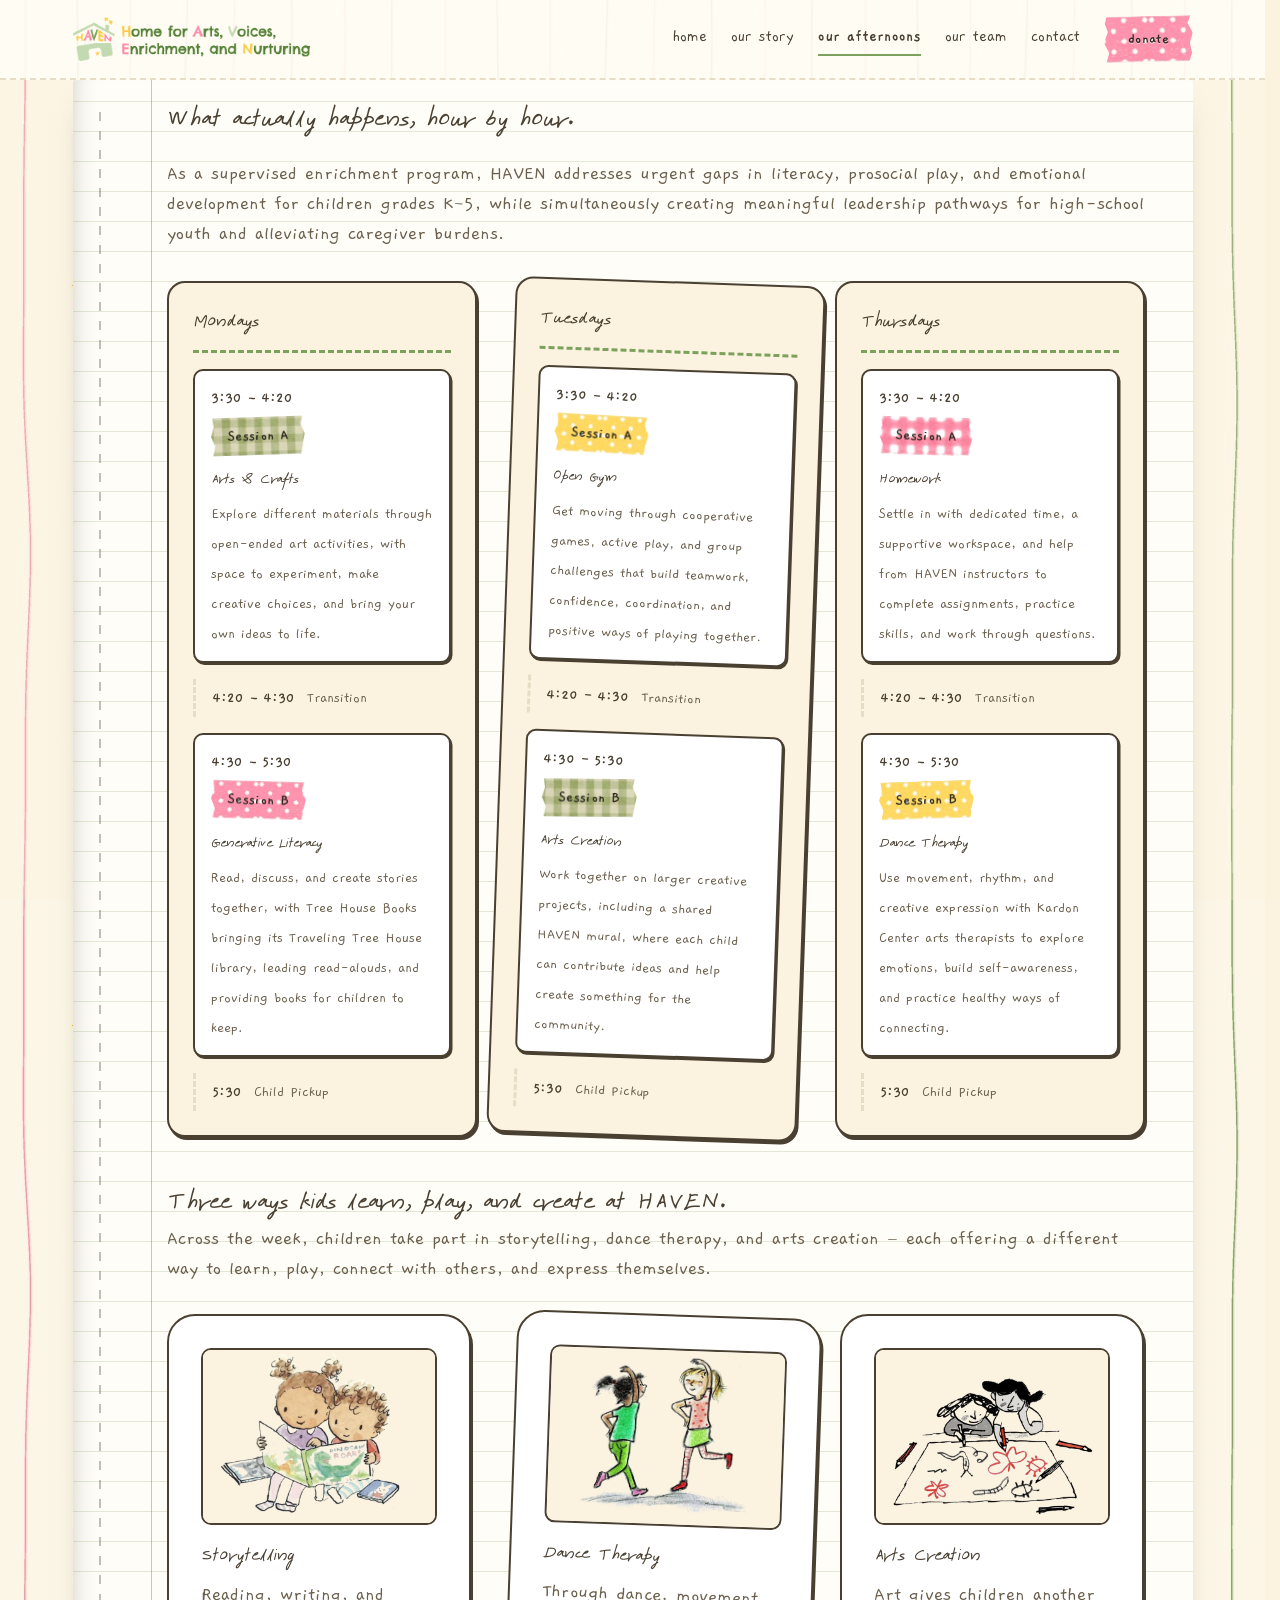
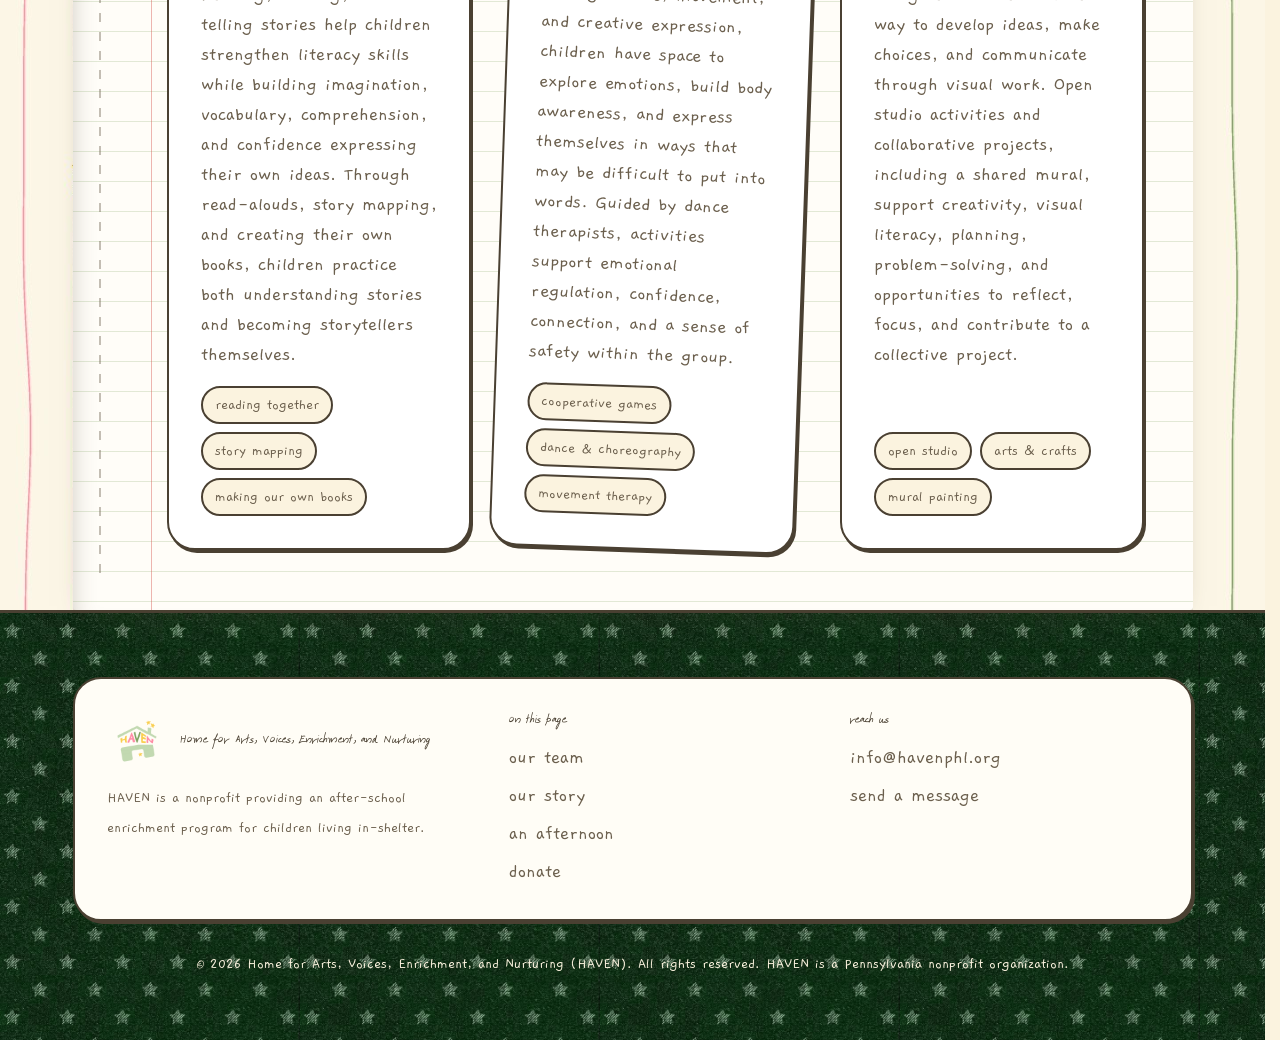
<file: afternoons.html>
<!DOCTYPE html>
<html lang="en">
<head>
<meta charset="utf-8">
<meta name="viewport" content="width=device-width, initial-scale=1">
<title>Our afternoons — HAVEN</title>
<meta name="description" content="What an afternoon at HAVEN looks like &mdash; storytelling, dance therapy and arts creation, and the hour-by-hour schedule for Mondays, Tuesdays and Thursdays.">

<link rel="icon" href="assets/logo.png">
<!-- design system tokens (colors, type, spacing, fonts, effects) -->
<link rel="stylesheet" href="styles.css">
<!-- page styles -->
<link rel="stylesheet" href="site.css">
<!-- content that fades in on scroll must still be visible without JS -->
<noscript><style>.reveal { opacity: 1 !important; transform: none !important; }</style></noscript>
<!-- The notebook cover is only shown when JS can also open it again.
     Without this flag it stays hidden and the site loads straight in. -->
<script>document.documentElement.className += ' js';</script>
</head>

<body class="is-loading">

<!-- ============================================== NOTEBOOK COVER ======== -->
<div class="book" id="book" aria-hidden="true">
  <div class="book__scene">
    <!-- the first page, waiting underneath -->
    <div class="book__page"></div>

    <!-- the cover that swings open -->
    <div class="book__cover">
      <img src="assets/illustrations/comp-book-cover-brand.jpg" alt="">
      <div class="book__label">
        <span class="book__label-kicker">composition book</span>
        <span class="book__label-name">HAVEN</span>
        <span class="book__label-sub">arts · voices · enrichment · nurturing</span>
      </div>
      <span class="book__tape book__tape--tl"></span>
      <span class="book__tape book__tape--br"></span>
    </div>
  </div>
</div>

<a class="skip-link" href="#main">skip to content</a>

<!-- ======================================================== NAV ========= -->
<header class="nav">
  <div class="container nav__inner">
    <a class="nav__brand" href="index.html">
      <img class="nav__lockup" src="assets/logo-lockup.png"
           alt="HAVEN — Home for Arts, Voices, Enrichment, and Nurturing">
    </a>

    <button class="nav__toggle" id="navToggle" aria-expanded="false" aria-controls="navLinks" aria-label="Open menu">
      <span class="nav__toggle-bars"><span></span><span></span><span></span></span>
    </button>

    <nav class="nav__links" id="navLinks" aria-label="Main">
      <a class="nav__link" href="index.html">home</a>
      <a class="nav__link" href="programs.html">our story</a>
      <a class="nav__link is-current" href="afternoons.html" aria-current="page">our afternoons</a>
      <a class="nav__link" href="about.html">our team</a>
      <a class="nav__link" href="involved.html">contact</a>
      <a class="btn btn--primary btn--sm" href="donate.html">donate</a>
    </nav>
  </div>
</header>

<main id="main">
<span id="top"></span>

<div class="container sheet">

<!-- ============================================== OUR AFTERNOONS ======== -->
<section class="section" id="day">
  <div>
    <h2 class="display-md">What actually happens, hour by hour.</h2>

    <p>
      As a supervised enrichment program, HAVEN addresses urgent gaps in literacy, prosocial play,
      and emotional development for children grades K&ndash;5, while simultaneously creating
      meaningful leadership pathways for high-school youth and alleviating caregiver burdens.
    </p>

    <div class="week">
      <article class="day-card reveal">
        <h3 class="day-card__name">Mondays</h3>
        <ol class="day-card__list">
          <li>
            <span class="slot__time">3:30 &ndash; 4:20</span>
            <span class="slot__label tape--gingham-green">Session A</span>
            <strong>Arts &amp; Crafts</strong>
            <p>
              Explore different materials through open-ended art activities, with space to experiment,
              make creative choices, and bring your own ideas to life.
            </p>
          </li>
          <li class="slot--transition"><span class="slot__time">4:20 &ndash; 4:30</span><strong>Transition</strong></li>
          <li>
            <span class="slot__time">4:30 &ndash; 5:30</span>
            <span class="slot__label tape--dots-pink">Session B</span>
            <strong>Generative Literacy</strong>
            <p>
              Read, discuss, and create stories together, with Tree House Books bringing its Traveling
              Tree House library, leading read-alouds, and providing books for children to keep.
            </p>
          </li>
          <li class="slot--pickup"><span class="slot__time">5:30</span><strong>Child Pickup</strong></li>
        </ol>
      </article>

      <article class="day-card tilt-2 reveal">
        <h3 class="day-card__name">Tuesdays</h3>
        <ol class="day-card__list">
          <li>
            <span class="slot__time">3:30 &ndash; 4:20</span>
            <span class="slot__label tape--dots-yellow">Session A</span>
            <strong>Open Gym</strong>
            <p>
              Get moving through cooperative games, active play, and group challenges that build teamwork,
              confidence, coordination, and positive ways of playing together.
            </p>
          </li>
          <li class="slot--transition"><span class="slot__time">4:20 &ndash; 4:30</span><strong>Transition</strong></li>
          <li>
            <span class="slot__time">4:30 &ndash; 5:30</span>
            <span class="slot__label tape--gingham-green">Session B</span>
            <strong>Arts Creation</strong>
            <p>
              Work together on larger creative projects, including a shared HAVEN mural, where each child
              can contribute ideas and help create something for the community.
            </p>
          </li>
          <li class="slot--pickup"><span class="slot__time">5:30</span><strong>Child Pickup</strong></li>
        </ol>
      </article>

      <article class="day-card reveal">
        <h3 class="day-card__name">Thursdays</h3>
        <ol class="day-card__list">
          <li>
            <span class="slot__time">3:30 &ndash; 4:20</span>
            <span class="slot__label tape--gingham-pink">Session A</span>
            <strong>Homework</strong>
            <p>
              Settle in with dedicated time, a supportive workspace, and help from HAVEN instructors to
              complete assignments, practice skills, and work through questions.
            </p>
          </li>
          <li class="slot--transition"><span class="slot__time">4:20 &ndash; 4:30</span><strong>Transition</strong></li>
          <li>
            <span class="slot__time">4:30 &ndash; 5:30</span>
            <span class="slot__label tape--dots-yellow">Session B</span>
            <strong>Dance Therapy</strong>
            <p>
              Use movement, rhythm, and creative expression with Kardon Center arts therapists to explore
              emotions, build self-awareness, and practice healthy ways of connecting.
            </p>
          </li>
          <li class="slot--pickup"><span class="slot__time">5:30</span><strong>Child Pickup</strong></li>
        </ol>
      </article>
    </div>
  </div>
</section>

<!-- ================================================ THREE PRONGS ======== -->
<section class="section" id="programs">
  <div>
    <h2 class="display-md">Three ways kids learn, play, and create at HAVEN.</h2>
    <p>
      Across the week, children take part in storytelling, dance therapy, and arts creation
      &mdash; each offering a different way to learn, play, connect with others, and express
      themselves.
    </p>

    <div class="pillars">
      <article class="card card--lg pillar wobble reveal">
        <div class="pillar__art">
          <img src="assets/illustrations/kids-reading-brand.jpg"
               alt="Watercolour illustration of two children sitting together, sharing a picture book">
        </div>
        <h3>Storytelling</h3>
        <p>
          Reading, writing, and telling stories help children strengthen literacy skills while
          building imagination, vocabulary, comprehension, and confidence expressing their own ideas.
          Through read-alouds, story mapping, and creating their own books, children practice both
          understanding stories and becoming storytellers themselves.
        </p>
        <div class="pillar__list">
          <span class="tag">reading together</span>
          <span class="tag">story mapping</span>
          <span class="tag">making our own books</span>
        </div>
      </article>

      <article class="card card--lg pillar wobble tilt-2 reveal">
        <div class="pillar__art">
          <img src="assets/illustrations/kids-running-brand.jpg"
               alt="Pencil illustration of two children running together, arms raised">
        </div>
        <h3>Dance Therapy</h3>
        <p>
          Through dance, movement, and creative expression, children have space to explore emotions,
          build body awareness, and express themselves in ways that may be difficult to put into
          words. Guided by dance therapists, activities support emotional regulation, confidence,
          connection, and a sense of safety within the group.
        </p>
        <div class="pillar__list">
          <span class="tag">cooperative games</span>
          <span class="tag">dance &amp; choreography</span>
          <span class="tag">movement therapy</span>
        </div>
      </article>

      <article class="card card--lg pillar wobble reveal">
        <div class="pillar__art">
          <img src="assets/illustrations/kids-drawing-brand.jpg"
               alt="Ink illustration of two children leaning over a big sheet of paper, drawing with crayons">
        </div>
        <h3>Arts Creation</h3>
        <p>
          Art gives children another way to develop ideas, make choices, and communicate through
          visual work. Open studio activities and collaborative projects, including a shared mural,
          support creativity, visual literacy, planning, problem-solving, and opportunities to
          reflect, focus, and contribute to a collective project.
        </p>
        <div class="pillar__list">
          <span class="tag">open studio</span>
          <span class="tag">arts &amp; crafts</span>
          <span class="tag">mural painting</span>
        </div>
      </article>
    </div>
  </div>
</section>

</div>

</main>
<!-- ====================================================== FOOTER ======== -->
<footer class="footer">
  <div class="container">
    <div class="card card--lg footer__panel">
      <div>
        <div class="footer__brand">
          <img src="assets/logo.png" alt="">
          <span class="footer__name">Home for Arts, Voices, Enrichment, and Nurturing</span>
        </div>
        <p class="muted" style="font-size: var(--text-body-sm);">
          HAVEN is a nonprofit providing an after-school enrichment program for children living
          in-shelter.
        </p>
      </div>

      <div>
        <h4>on this page</h4>
        <ul class="footer__list">
          <li><a href="about.html">our team</a></li>
          <li><a href="programs.html">our story</a></li>
          <li><a href="afternoons.html#day">an afternoon</a></li>
          <li><a href="donate.html">donate</a></li>
        </ul>
      </div>

      <div>
        <h4>reach us</h4>
        <ul class="footer__list">
          <li><a href="mailto:info@havenphl.org">info@havenphl.org</a></li>
          <li><a href="involved.html#contact">send a message</a></li>
        </ul>
      </div>
    </div>

    <p class="footer__legal">
      &copy; <span id="year">2026</span> Home for Arts, Voices, Enrichment, and Nurturing (HAVEN).
      All rights reserved. HAVEN is a Pennsylvania nonprofit organization.
    </p>
  </div>
</footer>

<div class="toast" id="toast" role="status" aria-live="polite">thanks — your message is on its way!</div>

<script src="site.js"></script>
</body>
</html>
</file>
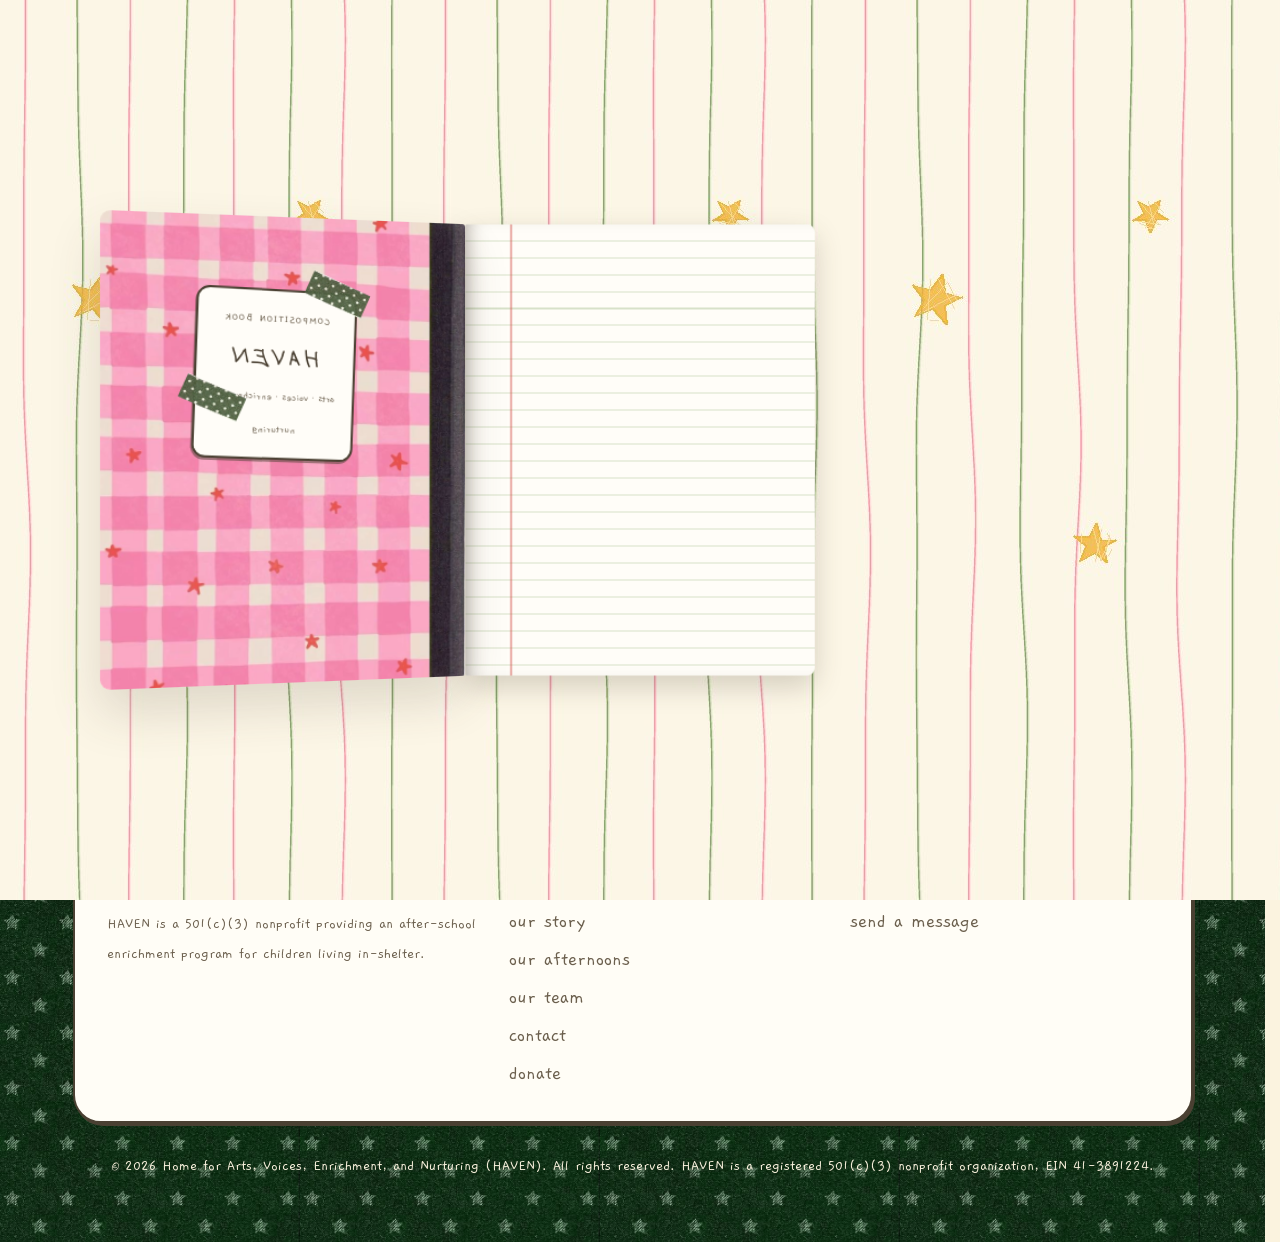
<file: contact.html>
<!DOCTYPE html>
<html lang="en">
<head>
<meta charset="utf-8">
<meta name="viewport" content="width=device-width, initial-scale=1">
<title>Contact — HAVEN</title>
<meta name="description" content="Questions, partnerships, donations or media enquiries — write to HAVEN and a member of our team will get back to you within 1 to 3 business days.">

<link rel="icon" href="/favicon.ico" sizes="any">
<link rel="icon" type="image/png" sizes="96x96" href="/assets/icon-96.png">
<link rel="icon" type="image/png" sizes="192x192" href="/assets/icon-192.png">
<link rel="apple-touch-icon" href="/apple-touch-icon.png">
<meta property="og:type" content="website">
<meta property="og:site_name" content="HAVEN">
<meta property="og:title" content="Contact — HAVEN">
<meta property="og:description" content="Questions, partnerships, donations or media enquiries — write to HAVEN and a member of our team will get back to you within 1 to 3 business days.">
<meta property="og:image" content="https://www.havenphl.org/assets/social-card.jpg">
<meta name="twitter:card" content="summary_large_image">
<!-- design system tokens (colors, type, spacing, fonts, effects) -->
<link rel="stylesheet" href="styles.css">
<!-- page styles -->
<link rel="stylesheet" href="site.css">
<!-- content that fades in on scroll must still be visible without JS -->
<noscript><style>.reveal { opacity: 1 !important; transform: none !important; }</style></noscript>
<!-- The notebook cover is only shown when JS can also open it again.
     Without this flag it stays hidden and the site loads straight in. -->
<script>
document.documentElement.className += ' js';
/* If we got here by turning a page, cover the screen before the first paint so
   the leaf can swing away rather than the new page simply appearing. */
try {
  if (sessionStorage.getItem('haven-turn')) {
    document.documentElement.className += ' is-arriving';
  }
  /* The cover only plays once per visit. Without this the markup still renders
     it for a frame on every later page before site.js can remove it, which
     flashes the HAVEN label. */
  if (sessionStorage.getItem('haven-opened')) {
    document.documentElement.className += ' has-opened';
  }
} catch (e) { /* private browsing — just load normally */ }
</script>

<!-- Givebutter widget library. Nothing on the site uses it yet — donations go
     to the campaign page — but it is here so a popup donate widget can be
     dropped in later without touching every page. Async, never blocking. -->
<script async src="https://widgets.givebutter.com/latest.umd.cjs?acct=82XNBZ9xmVAXTXg3&p=other"></script>
</head>

<body class="is-loading">

<!-- the sheet that swings when you turn a page -->
<div class="leaf" id="leaf" aria-hidden="true"><div class="leaf__sheet"></div></div>

<!-- ============================================== NOTEBOOK COVER ======== -->
<div class="book" id="book" aria-hidden="true">
  <div class="book__scene">
    <!-- the first page, waiting underneath -->
    <div class="book__page"></div>

    <!-- the cover that swings open -->
    <div class="book__cover">
      <img src="assets/illustrations/comp-book-cover-brand.jpg" alt="">
      <div class="book__label">
        <span class="book__label-kicker">composition book</span>
        <span class="book__label-name">HAVEN</span>
        <span class="book__label-sub">arts · voices · enrichment · nurturing</span>
      </div>
      <span class="book__tape book__tape--tl"></span>
      <span class="book__tape book__tape--br"></span>
    </div>
  </div>
</div>

<a class="skip-link" href="#main">skip to content</a>

<!-- ======================================================== NAV ========= -->
<header class="nav">
  <div class="container nav__inner">
    <a class="nav__brand" href="index.html">
      <img class="nav__lockup" src="assets/logo-lockup.png"
           alt="HAVEN — Home for Arts, Voices, Enrichment, and Nurturing">
    </a>

    <button class="nav__toggle" id="navToggle" aria-expanded="false" aria-controls="navLinks" aria-label="Open menu">
      <span class="nav__toggle-bars"><span></span><span></span><span></span></span>
    </button>

    <nav class="nav__links" id="navLinks" aria-label="Main">
      <a class="nav__link" href="index.html">home</a>
      <a class="nav__link" href="our-story.html">our story</a>
      <a class="nav__link" href="our-afternoons.html">our afternoons</a>
      <a class="nav__link" href="our-team.html">our team</a>
      <a class="nav__link is-current" href="contact.html" aria-current="page">contact</a>
      <a class="btn btn--primary btn--sm" href="donate.html">donate</a>
    </nav>
  </div>
</header>

<main id="main">
<span id="top"></span>

<div class="container sheet">


<section class="section" id="contact">
  <div class="contact__grid">
    <div class="contact__aside">
      <h2 class="display-md">Say hello.</h2>

      <p>
        Whether you have questions, want to partner, or learn more &mdash; write to us. A member of
        our team will get back to you within 1 to 3 business days!
      </p>

      <div class="contact__detail">
        <div><strong>email</strong><br><a href="mailto:info@havenphl.org">info@havenphl.org</a></div>
      </div>
    </div>

    <!-- Submissions go to Formspree, which forwards them to info@havenphl.org. -->
    <form class="card card--lg form" id="contactForm" novalidate
          action="https://formspree.io/f/xjyvgqpl" method="POST">
      <!-- Labels the email so it stands out in the inbox. No honeypot here:
           Formspree answers 200 OK and then silently discards anything with a
           filled _gotcha, and browsers were autofilling the hidden field — so a
           submission looked successful but never arrived. Formspree does its own
           spam filtering server-side. -->
      <input type="hidden" name="_subject" value="New message from havenphl.org">
      <div class="form__row">
        <div class="field" id="field-name">
          <label for="name">your name</label>
          <input id="name" name="name" type="text" autocomplete="name" placeholder="first and last">
          <span class="field__error" id="err-name">please tell us your name.</span>
        </div>

        <div class="field" id="field-email">
          <label for="email">email</label>
          <input id="email" name="email" type="email" autocomplete="email" placeholder="you@example.com">
          <span class="field__error" id="err-email">that email doesn't look quite right.</span>
        </div>
      </div>

      <div class="field" id="field-topic">
        <label for="topic">what's this about?</label>
        <select id="topic" name="topic">
          <option value="">choose one</option>
          <option value="questions">questions</option>
          <option value="partnering with HAVEN">partnering with HAVEN</option>
          <option value="donations">donations</option>
          <option value="media inquiries">media inquiries</option>
          <option value="something else">something else</option>
        </select>
        <span class="field__error" id="err-topic">pick whichever is closest.</span>
      </div>

      <div class="field" id="field-message">
        <label for="message">your message</label>
        <textarea id="message" name="message" placeholder="tell us as much or as little as you like."></textarea>
        <span class="field__error" id="err-message">a sentence or two is plenty.</span>
      </div>

      <div class="form__foot">
        <button class="btn btn--primary btn--lg" type="submit">send it</button>
        <!-- NOTE: the form is front-end only. Wire it to Formspree, Netlify Forms
             or your own endpoint before launch. -->
      </div>
    </form>
  </div>
</section>
</div>

</main>

<!-- ====================================================== FOOTER ======== -->
<footer class="footer">
  <div class="container">
    <div class="card card--lg footer__panel">
      <div>
        <div class="footer__brand">
          <img src="assets/logo.png" alt="">
          <span class="footer__name">Home for Arts, Voices, Enrichment, and Nurturing</span>
        </div>
        <p class="muted" style="font-size: var(--text-body-sm);">
          HAVEN is a 501(c)(3) nonprofit providing an after-school enrichment program for children
          living in-shelter.
        </p>
      </div>

      <div>
        <h4>on this page</h4>
        <ul class="footer__list">
          <li><a href="index.html">home</a></li>
          <li><a href="our-story.html">our story</a></li>
          <li><a href="our-afternoons.html">our afternoons</a></li>
          <li><a href="our-team.html">our team</a></li>
          <li><a href="contact.html">contact</a></li>
          <li><a href="donate.html">donate</a></li>
        </ul>
      </div>

      <div>
        <h4>reach us</h4>
        <ul class="footer__list">
          <li><a href="mailto:info@havenphl.org">info@havenphl.org</a></li>
          <li><a href="contact.html#contact">send a message</a></li>
        </ul>
      </div>
    </div>

    <p class="footer__legal">
      &copy; <span id="year">2026</span> Home for Arts, Voices, Enrichment, and Nurturing (HAVEN).
      All rights reserved. HAVEN is a registered 501(c)(3) nonprofit organization, EIN 41-3891224.
    </p>
  </div>
</footer>

<div class="toast" id="toast" role="status" aria-live="polite">thanks — your message is on its way!</div>

<script src="site.js"></script>
</body>
</html>
</file>
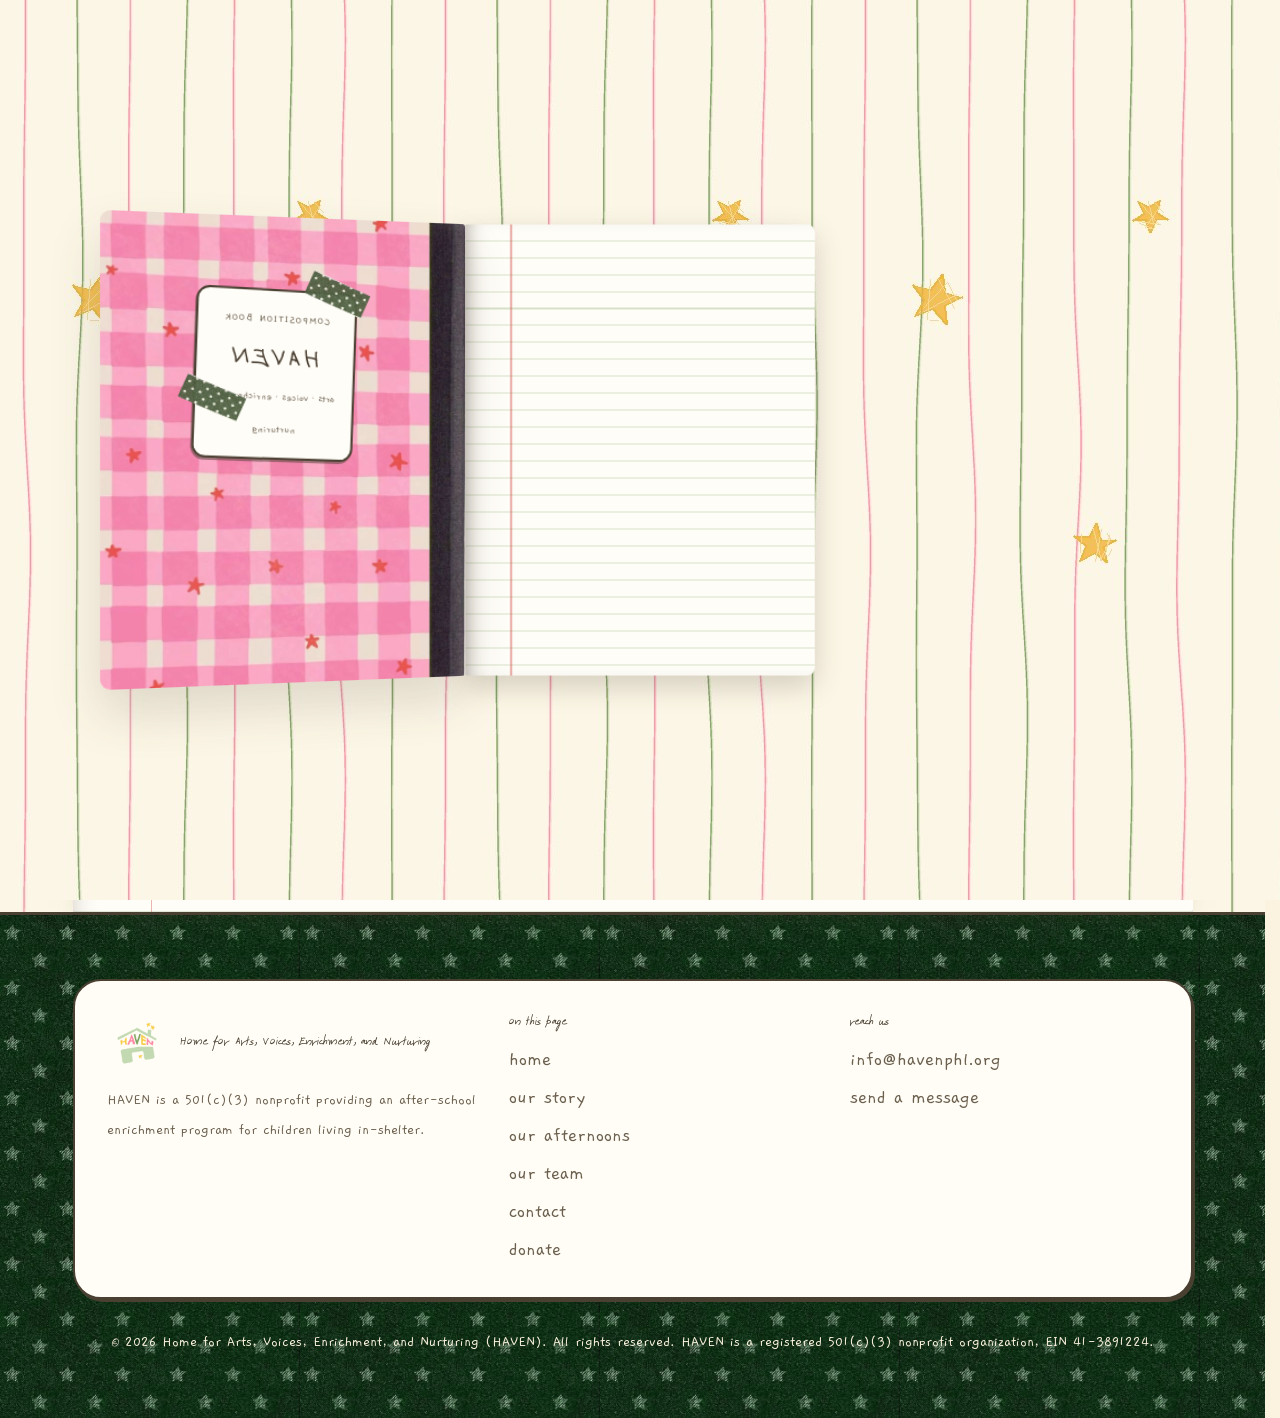
<file: donate.html>
<!DOCTYPE html>
<html lang="en">
<head>
<meta charset="utf-8">
<meta name="viewport" content="width=device-width, initial-scale=1">
<title>Donate — HAVEN</title>
<meta name="description" content="Your gift funds an afternoon at HAVEN: art materials, picture books, the practitioners who sit with our kids, and a few uninterrupted hours for a caregiver.">

<link rel="icon" href="/favicon.ico" sizes="any">
<link rel="icon" type="image/png" sizes="96x96" href="/assets/icon-96.png">
<link rel="icon" type="image/png" sizes="192x192" href="/assets/icon-192.png">
<link rel="apple-touch-icon" href="/apple-touch-icon.png">
<meta property="og:type" content="website">
<meta property="og:site_name" content="HAVEN">
<meta property="og:title" content="Donate — HAVEN">
<meta property="og:description" content="Your gift funds an afternoon at HAVEN: art materials, picture books, the practitioners who sit with our kids, and a few uninterrupted hours for a caregiver.">
<meta property="og:image" content="https://www.havenphl.org/assets/social-card.jpg">
<meta name="twitter:card" content="summary_large_image">
<!-- design system tokens (colors, type, spacing, fonts, effects) -->
<link rel="stylesheet" href="styles.css">
<!-- page styles -->
<link rel="stylesheet" href="site.css">
<!-- content that fades in on scroll must still be visible without JS -->
<noscript><style>.reveal { opacity: 1 !important; transform: none !important; }</style></noscript>
<!-- The notebook cover is only shown when JS can also open it again.
     Without this flag it stays hidden and the site loads straight in. -->
<script>
document.documentElement.className += ' js';
/* If we got here by turning a page, cover the screen before the first paint so
   the leaf can swing away rather than the new page simply appearing. */
try {
  if (sessionStorage.getItem('haven-turn')) {
    document.documentElement.className += ' is-arriving';
  }
  /* The cover only plays once per visit. Without this the markup still renders
     it for a frame on every later page before site.js can remove it, which
     flashes the HAVEN label. */
  if (sessionStorage.getItem('haven-opened')) {
    document.documentElement.className += ' has-opened';
  }
} catch (e) { /* private browsing — just load normally */ }
</script>

<!-- Givebutter widget library. Nothing on the site uses it yet — donations go
     to the campaign page — but it is here so a popup donate widget can be
     dropped in later without touching every page. Async, never blocking. -->
<script async src="https://widgets.givebutter.com/latest.umd.cjs?acct=82XNBZ9xmVAXTXg3&p=other"></script>
</head>

<body class="is-loading">

<!-- the sheet that swings when you turn a page -->
<div class="leaf" id="leaf" aria-hidden="true"><div class="leaf__sheet"></div></div>

<!-- ============================================== NOTEBOOK COVER ======== -->
<div class="book" id="book" aria-hidden="true">
  <div class="book__scene">
    <!-- the first page, waiting underneath -->
    <div class="book__page"></div>

    <!-- the cover that swings open -->
    <div class="book__cover">
      <img src="assets/illustrations/comp-book-cover-brand.jpg" alt="">
      <div class="book__label">
        <span class="book__label-kicker">composition book</span>
        <span class="book__label-name">HAVEN</span>
        <span class="book__label-sub">arts · voices · enrichment · nurturing</span>
      </div>
      <span class="book__tape book__tape--tl"></span>
      <span class="book__tape book__tape--br"></span>
    </div>
  </div>
</div>

<a class="skip-link" href="#main">skip to content</a>

<!-- ======================================================== NAV ========= -->
<header class="nav">
  <div class="container nav__inner">
    <a class="nav__brand" href="index.html">
      <img class="nav__lockup" src="assets/logo-lockup.png"
           alt="HAVEN — Home for Arts, Voices, Enrichment, and Nurturing">
    </a>

    <button class="nav__toggle" id="navToggle" aria-expanded="false" aria-controls="navLinks" aria-label="Open menu">
      <span class="nav__toggle-bars"><span></span><span></span><span></span></span>
    </button>

    <nav class="nav__links" id="navLinks" aria-label="Main">
      <a class="nav__link" href="index.html">home</a>
      <a class="nav__link" href="our-story.html">our story</a>
      <a class="nav__link" href="our-afternoons.html">our afternoons</a>
      <a class="nav__link" href="our-team.html">our team</a>
      <a class="nav__link" href="contact.html">contact</a>
      <a class="btn btn--primary btn--sm" href="donate.html">donate</a>
    </nav>
  </div>
</header>

<main id="main">
<span id="top"></span>

<div class="container sheet">


<section class="section section--tight" id="donate">
  <div>
    <div class="card card--lg donate__panel reveal">
      <span class="sticker sticker--pink">every bit helps</span>
      <h2 class="display-md">Donate to our Giving Campaign!</h2>
      <p>
        Your gift buys crayons and picture books, pays the art therapist and Program Instructors who
        sit with our kids, puts a stipend in a teenager's pocket, and gives a caregiver a few
        uninterrupted hours to work on getting home.
      </p>

      <div class="donate__actions">
        <a class="btn btn--primary btn--lg"
           href="https://givebutter.com/havenphl"
           target="_blank" rel="noopener">give now</a>
      </div>

      <figure class="donate__quote reveal">
        <blockquote>
          &ldquo;It takes a village to raise a child. When that support isn't around families, the
          stress becomes overwhelming. When others step in to surround these caregivers, it truly
          makes a difference.&rdquo;
        </blockquote>
        <figcaption>&mdash; a caregiver at Jane Addams Place</figcaption>
      </figure>
    </div>

    <!-- the legal notes sit on the paper, not inside the panel -->
    <p class="donate__legal">
      The Home for Arts, Voices, Enrichment, and Nurturing (HAVEN) is a nonprofit corporation in
      the state of Pennsylvania and a registered 501(c)(3) tax-exempt organization,
      EIN 41-3891224. Contributions are tax-deductible to the fullest extent permitted by law.
    </p>

    <p class="donate__legal">
      Your receipt for tax purposes will be provided upon submission.
    </p>
  </div>
</section>
</div>

</main>

<!-- ====================================================== FOOTER ======== -->
<footer class="footer">
  <div class="container">
    <div class="card card--lg footer__panel">
      <div>
        <div class="footer__brand">
          <img src="assets/logo.png" alt="">
          <span class="footer__name">Home for Arts, Voices, Enrichment, and Nurturing</span>
        </div>
        <p class="muted" style="font-size: var(--text-body-sm);">
          HAVEN is a 501(c)(3) nonprofit providing an after-school enrichment program for children
          living in-shelter.
        </p>
      </div>

      <div>
        <h4>on this page</h4>
        <ul class="footer__list">
          <li><a href="index.html">home</a></li>
          <li><a href="our-story.html">our story</a></li>
          <li><a href="our-afternoons.html">our afternoons</a></li>
          <li><a href="our-team.html">our team</a></li>
          <li><a href="contact.html">contact</a></li>
          <li><a href="donate.html">donate</a></li>
        </ul>
      </div>

      <div>
        <h4>reach us</h4>
        <ul class="footer__list">
          <li><a href="mailto:info@havenphl.org">info@havenphl.org</a></li>
          <li><a href="contact.html#contact">send a message</a></li>
        </ul>
      </div>
    </div>

    <p class="footer__legal">
      &copy; <span id="year">2026</span> Home for Arts, Voices, Enrichment, and Nurturing (HAVEN).
      All rights reserved. HAVEN is a registered 501(c)(3) nonprofit organization, EIN 41-3891224.
    </p>
  </div>
</footer>

<div class="toast" id="toast" role="status" aria-live="polite">thanks — your message is on its way!</div>

<script src="site.js"></script>
</body>
</html>
</file>
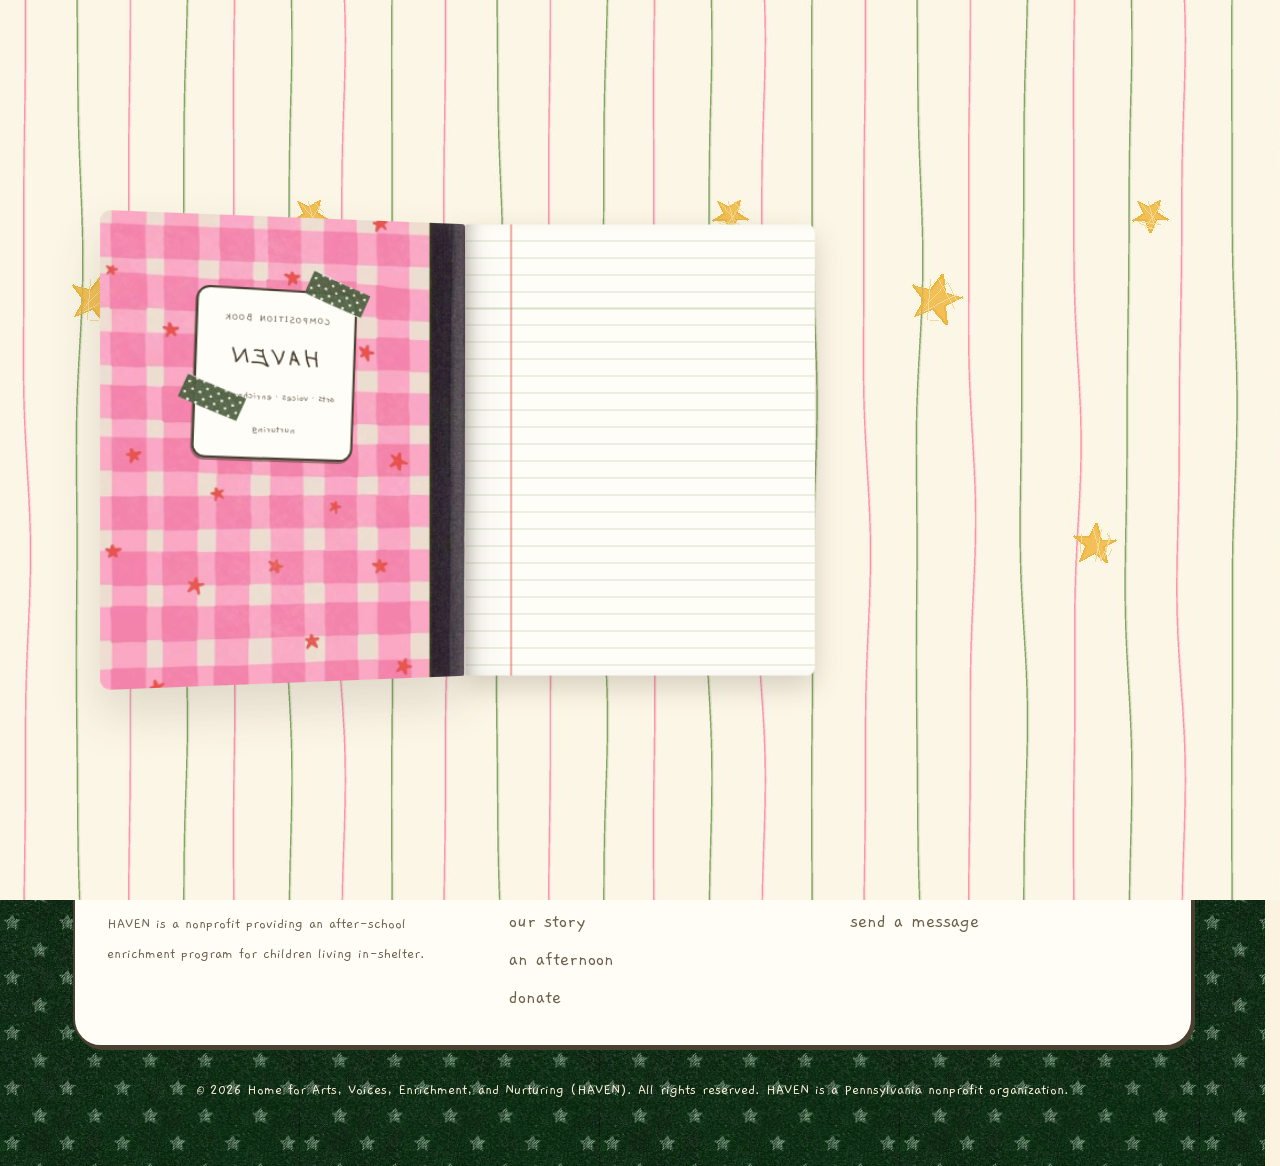
<file: involved.html>
<!DOCTYPE html>
<html lang="en">
<head>
<meta charset="utf-8">
<meta name="viewport" content="width=device-width, initial-scale=1">
<title>Contact HAVEN</title>
<meta name="description" content="Questions, partnerships, donations or media enquiries — write to HAVEN and a member of our team will get back to you within 1 to 3 business days.">

<link rel="icon" href="assets/logo.png">
<!-- design system tokens (colors, type, spacing, fonts, effects) -->
<link rel="stylesheet" href="styles.css">
<!-- page styles -->
<link rel="stylesheet" href="site.css">
<!-- content that fades in on scroll must still be visible without JS -->
<noscript><style>.reveal { opacity: 1 !important; transform: none !important; }</style></noscript>
<!-- The notebook cover is only shown when JS can also open it again.
     Without this flag it stays hidden and the site loads straight in. -->
<script>document.documentElement.className += ' js';</script>
</head>

<body class="is-loading">

<!-- ============================================== NOTEBOOK COVER ======== -->
<div class="book" id="book" aria-hidden="true">
  <div class="book__scene">
    <!-- the first page, waiting underneath -->
    <div class="book__page"></div>

    <!-- the cover that swings open -->
    <div class="book__cover">
      <img src="assets/illustrations/comp-book-cover-brand.jpg" alt="">
      <div class="book__label">
        <span class="book__label-kicker">composition book</span>
        <span class="book__label-name">HAVEN</span>
        <span class="book__label-sub">arts · voices · enrichment · nurturing</span>
      </div>
      <span class="book__tape book__tape--tl"></span>
      <span class="book__tape book__tape--br"></span>
    </div>
  </div>
</div>

<a class="skip-link" href="#main">skip to content</a>

<!-- ======================================================== NAV ========= -->
<header class="nav">
  <div class="container nav__inner">
    <a class="nav__brand" href="index.html">
      <img class="nav__lockup" src="assets/logo-lockup.png"
           alt="HAVEN — Home for Arts, Voices, Enrichment, and Nurturing">
    </a>

    <button class="nav__toggle" id="navToggle" aria-expanded="false" aria-controls="navLinks" aria-label="Open menu">
      <span class="nav__toggle-bars"><span></span><span></span><span></span></span>
    </button>

    <nav class="nav__links" id="navLinks" aria-label="Main">
      <a class="nav__link" href="index.html">home</a>
      <a class="nav__link" href="programs.html">our story</a>
      <a class="nav__link" href="afternoons.html">our afternoons</a>
      <a class="nav__link" href="about.html">our team</a>
      <a class="nav__link is-current" href="involved.html" aria-current="page">contact</a>
      <a class="btn btn--primary btn--sm" href="donate.html">donate</a>
    </nav>
  </div>
</header>

<main id="main">
<span id="top"></span>

<div class="container sheet">


<section class="section" id="contact">
  <div class="contact__grid">
    <div class="contact__aside">
      <h2 class="display-md">Say hello.</h2>

      <p>
        Whether you have questions, want to partner, or learn more &mdash; write to us. A member of
        our team will get back to you within 1 to 3 business days!
      </p>

      <div class="contact__detail">
        <div><strong>email</strong><br><a href="mailto:info@havenphl.org">info@havenphl.org</a></div>
      </div>
    </div>

    <form class="card card--lg form" id="contactForm" novalidate>
      <div class="form__row">
        <div class="field" id="field-name">
          <label for="name">your name</label>
          <input id="name" name="name" type="text" autocomplete="name" placeholder="first and last">
          <span class="field__error" id="err-name">please tell us your name.</span>
        </div>

        <div class="field" id="field-email">
          <label for="email">email</label>
          <input id="email" name="email" type="email" autocomplete="email" placeholder="you@example.com">
          <span class="field__error" id="err-email">that email doesn't look quite right.</span>
        </div>
      </div>

      <div class="field" id="field-topic">
        <label for="topic">what's this about?</label>
        <select id="topic" name="topic">
          <option value="">choose one</option>
          <option value="questions">questions</option>
          <option value="partnering with HAVEN">partnering with HAVEN</option>
          <option value="donations">donations</option>
          <option value="media inquiries">media inquiries</option>
          <option value="something else">something else</option>
        </select>
        <span class="field__error" id="err-topic">pick whichever is closest.</span>
      </div>

      <div class="field" id="field-message">
        <label for="message">your message</label>
        <textarea id="message" name="message" placeholder="tell us as much or as little as you like."></textarea>
        <span class="field__error" id="err-message">a sentence or two is plenty.</span>
      </div>

      <div class="form__foot">
        <button class="btn btn--primary btn--lg" type="submit">send it</button>
        <!-- NOTE: the form is front-end only. Wire it to Formspree, Netlify Forms
             or your own endpoint before launch. -->
      </div>
    </form>
  </div>
</section>
</div>

</main>

<!-- ====================================================== FOOTER ======== -->
<footer class="footer">
  <div class="container">
    <div class="card card--lg footer__panel">
      <div>
        <div class="footer__brand">
          <img src="assets/logo.png" alt="">
          <span class="footer__name">Home for Arts, Voices, Enrichment, and Nurturing</span>
        </div>
        <p class="muted" style="font-size: var(--text-body-sm);">
          HAVEN is a nonprofit providing an after-school enrichment program for children living
          in-shelter.
        </p>
      </div>

      <div>
        <h4>on this page</h4>
        <ul class="footer__list">
          <li><a href="about.html">our team</a></li>
          <li><a href="programs.html">our story</a></li>
          <li><a href="afternoons.html#day">an afternoon</a></li>
          <li><a href="donate.html">donate</a></li>
        </ul>
      </div>

      <div>
        <h4>reach us</h4>
        <ul class="footer__list">
          <li><a href="mailto:info@havenphl.org">info@havenphl.org</a></li>
          <li><a href="involved.html#contact">send a message</a></li>
        </ul>
      </div>
    </div>

    <p class="footer__legal">
      &copy; <span id="year">2026</span> Home for Arts, Voices, Enrichment, and Nurturing (HAVEN).
      All rights reserved. HAVEN is a Pennsylvania nonprofit organization.
    </p>
  </div>
</footer>

<div class="toast" id="toast" role="status" aria-live="polite">thanks — your message is on its way!</div>

<script src="site.js"></script>
</body>
</html>
</file>
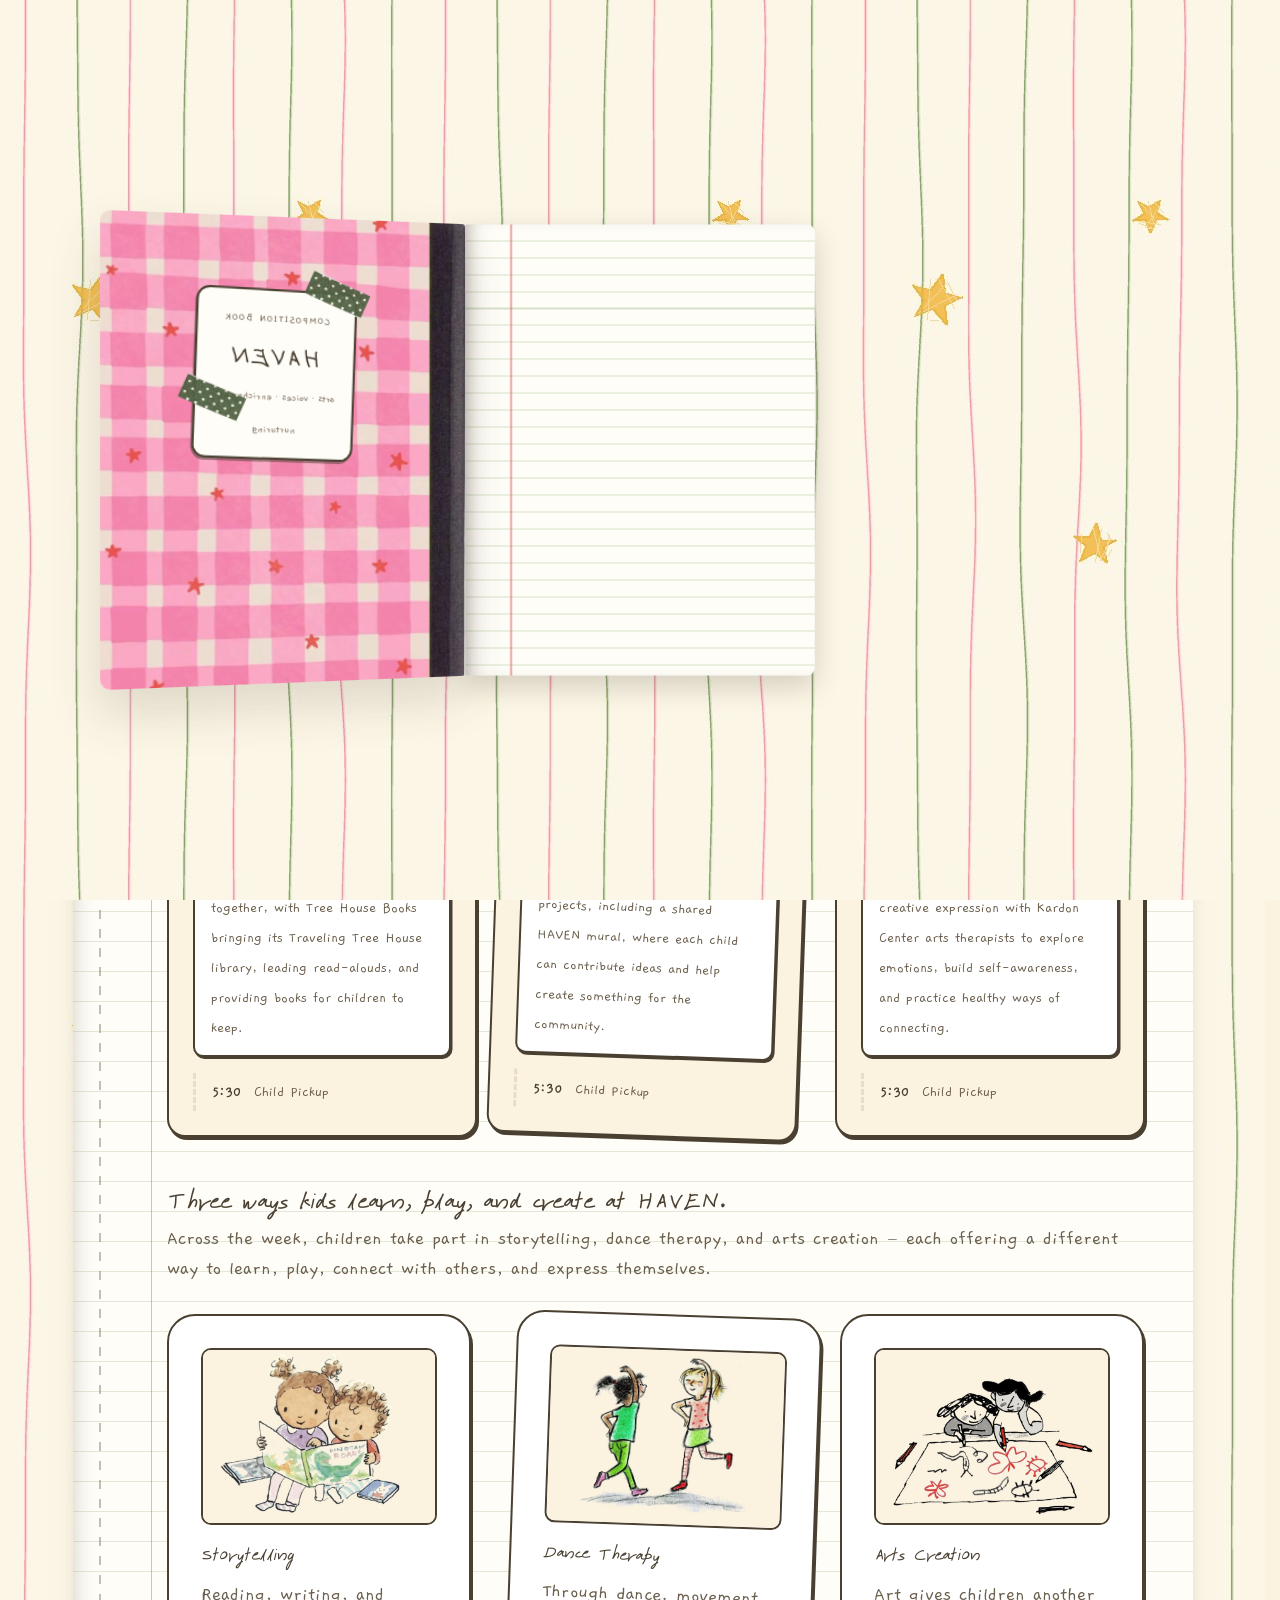
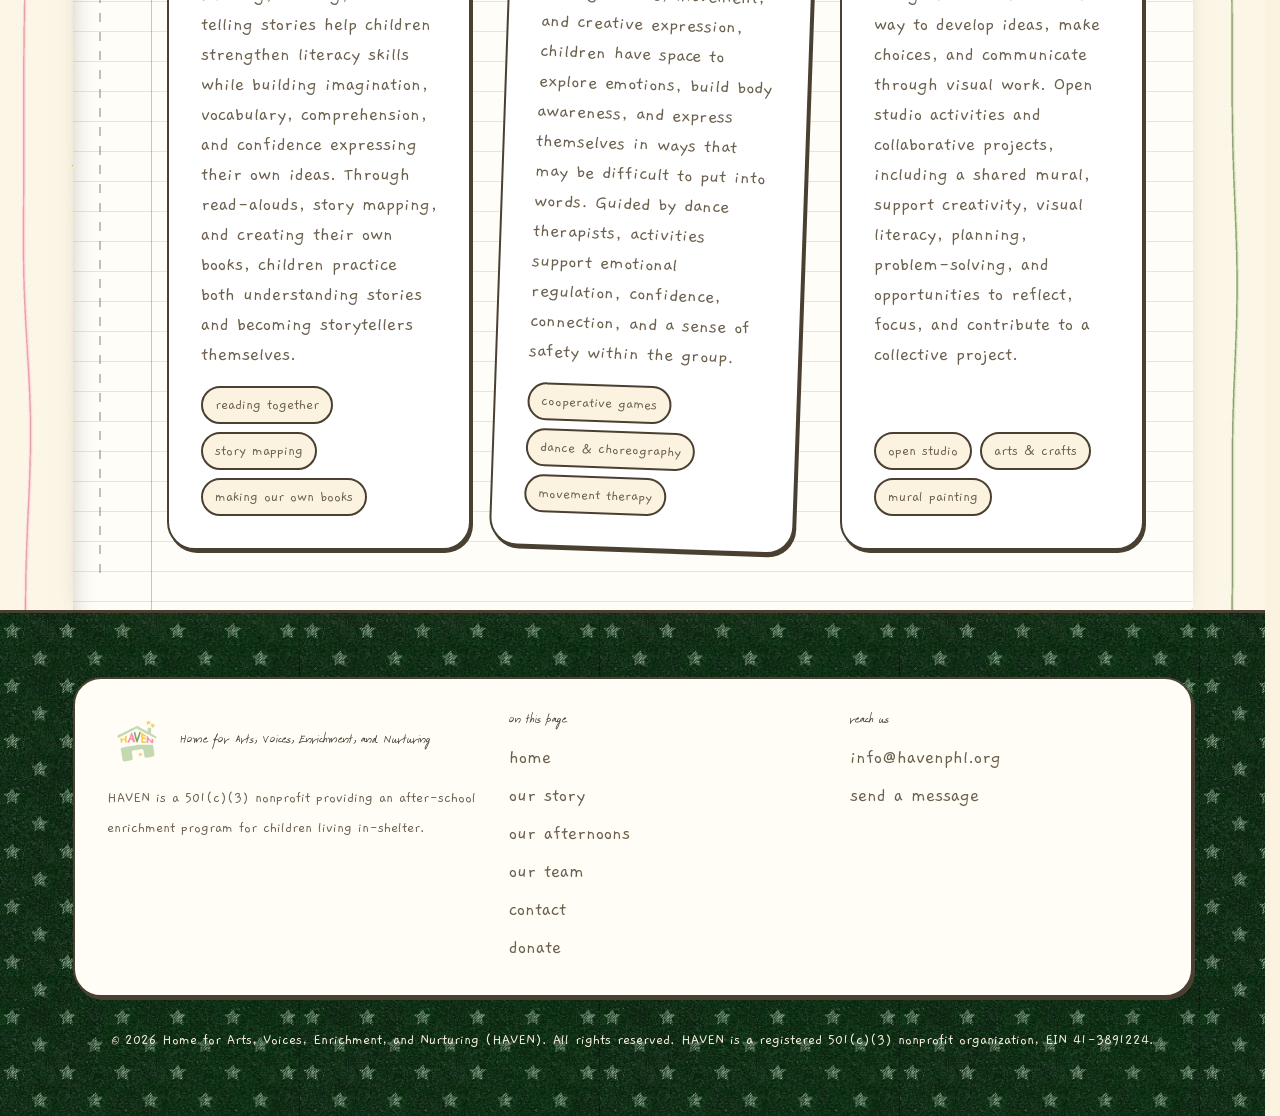
<file: our-afternoons.html>
<!DOCTYPE html>
<html lang="en">
<head>
<meta charset="utf-8">
<meta name="viewport" content="width=device-width, initial-scale=1">
<title>Our afternoons — HAVEN</title>
<meta name="description" content="What an afternoon at HAVEN looks like &mdash; storytelling, dance therapy and arts creation, and the hour-by-hour schedule for Mondays, Tuesdays and Thursdays.">

<link rel="icon" href="/favicon.ico" sizes="any">
<link rel="icon" type="image/png" sizes="96x96" href="/assets/icon-96.png">
<link rel="icon" type="image/png" sizes="192x192" href="/assets/icon-192.png">
<link rel="apple-touch-icon" href="/apple-touch-icon.png">
<meta property="og:type" content="website">
<meta property="og:site_name" content="HAVEN">
<meta property="og:title" content="Our afternoons — HAVEN">
<meta property="og:description" content="What an afternoon at HAVEN looks like &mdash; storytelling, dance therapy and arts creation, and the hour-by-hour schedule for Mondays, Tuesdays and Thursdays.">
<meta property="og:image" content="https://www.havenphl.org/assets/social-card.jpg">
<meta name="twitter:card" content="summary_large_image">
<!-- design system tokens (colors, type, spacing, fonts, effects) -->
<link rel="stylesheet" href="styles.css">
<!-- page styles -->
<link rel="stylesheet" href="site.css">
<!-- content that fades in on scroll must still be visible without JS -->
<noscript><style>.reveal { opacity: 1 !important; transform: none !important; }</style></noscript>
<!-- The notebook cover is only shown when JS can also open it again.
     Without this flag it stays hidden and the site loads straight in. -->
<script>
document.documentElement.className += ' js';
/* If we got here by turning a page, cover the screen before the first paint so
   the leaf can swing away rather than the new page simply appearing. */
try {
  if (sessionStorage.getItem('haven-turn')) {
    document.documentElement.className += ' is-arriving';
  }
  /* The cover only plays once per visit. Without this the markup still renders
     it for a frame on every later page before site.js can remove it, which
     flashes the HAVEN label. */
  if (sessionStorage.getItem('haven-opened')) {
    document.documentElement.className += ' has-opened';
  }
} catch (e) { /* private browsing — just load normally */ }
</script>

<!-- Givebutter widget library. Nothing on the site uses it yet — donations go
     to the campaign page — but it is here so a popup donate widget can be
     dropped in later without touching every page. Async, never blocking. -->
<script async src="https://widgets.givebutter.com/latest.umd.cjs?acct=82XNBZ9xmVAXTXg3&p=other"></script>
</head>

<body class="is-loading">

<!-- the sheet that swings when you turn a page -->
<div class="leaf" id="leaf" aria-hidden="true"><div class="leaf__sheet"></div></div>

<!-- ============================================== NOTEBOOK COVER ======== -->
<div class="book" id="book" aria-hidden="true">
  <div class="book__scene">
    <!-- the first page, waiting underneath -->
    <div class="book__page"></div>

    <!-- the cover that swings open -->
    <div class="book__cover">
      <img src="assets/illustrations/comp-book-cover-brand.jpg" alt="">
      <div class="book__label">
        <span class="book__label-kicker">composition book</span>
        <span class="book__label-name">HAVEN</span>
        <span class="book__label-sub">arts · voices · enrichment · nurturing</span>
      </div>
      <span class="book__tape book__tape--tl"></span>
      <span class="book__tape book__tape--br"></span>
    </div>
  </div>
</div>

<a class="skip-link" href="#main">skip to content</a>

<!-- ======================================================== NAV ========= -->
<header class="nav">
  <div class="container nav__inner">
    <a class="nav__brand" href="index.html">
      <img class="nav__lockup" src="assets/logo-lockup.png"
           alt="HAVEN — Home for Arts, Voices, Enrichment, and Nurturing">
    </a>

    <button class="nav__toggle" id="navToggle" aria-expanded="false" aria-controls="navLinks" aria-label="Open menu">
      <span class="nav__toggle-bars"><span></span><span></span><span></span></span>
    </button>

    <nav class="nav__links" id="navLinks" aria-label="Main">
      <a class="nav__link" href="index.html">home</a>
      <a class="nav__link" href="our-story.html">our story</a>
      <a class="nav__link is-current" href="our-afternoons.html" aria-current="page">our afternoons</a>
      <a class="nav__link" href="our-team.html">our team</a>
      <a class="nav__link" href="contact.html">contact</a>
      <a class="btn btn--primary btn--sm" href="donate.html">donate</a>
    </nav>
  </div>
</header>

<main id="main">
<span id="top"></span>

<div class="container sheet">

<!-- ============================================== OUR AFTERNOONS ======== -->
<section class="section" id="day">
  <div>
    <h2 class="display-md">What actually happens, hour by hour.</h2>

    <p>
      As a supervised enrichment program, HAVEN addresses urgent gaps in literacy, prosocial play,
      and emotional development for children grades K&ndash;8, while simultaneously creating
      meaningful leadership pathways for high-school youth and alleviating caregiver burdens.
    </p>

    <div class="week">
      <article class="day-card reveal">
        <h3 class="day-card__name">Mondays</h3>
        <ol class="day-card__list">
          <li>
            <span class="slot__time">3:30 &ndash; 4:20</span>
            <span class="slot__label tape--gingham-green">Session A</span>
            <strong>Arts &amp; Crafts</strong>
            <p>
              Explore different materials through open-ended art activities, with space to experiment,
              make creative choices, and bring your own ideas to life.
            </p>
          </li>
          <li class="slot--transition"><span class="slot__time">4:20 &ndash; 4:30</span><strong>Transition</strong></li>
          <li>
            <span class="slot__time">4:30 &ndash; 5:30</span>
            <span class="slot__label tape--dots-pink">Session B</span>
            <strong>Generative Literacy</strong>
            <p>
              Read, discuss, and create stories together, with Tree House Books bringing its Traveling
              Tree House library, leading read-alouds, and providing books for children to keep.
            </p>
          </li>
          <li class="slot--pickup"><span class="slot__time">5:30</span><strong>Child Pickup</strong></li>
        </ol>
      </article>

      <article class="day-card tilt-2 reveal">
        <h3 class="day-card__name">Tuesdays</h3>
        <ol class="day-card__list">
          <li>
            <span class="slot__time">3:30 &ndash; 4:20</span>
            <span class="slot__label tape--dots-yellow">Session A</span>
            <strong>Open Gym</strong>
            <p>
              Get moving through cooperative games, active play, and group challenges that build teamwork,
              confidence, coordination, and positive ways of playing together.
            </p>
          </li>
          <li class="slot--transition"><span class="slot__time">4:20 &ndash; 4:30</span><strong>Transition</strong></li>
          <li>
            <span class="slot__time">4:30 &ndash; 5:30</span>
            <span class="slot__label tape--gingham-green">Session B</span>
            <strong>Arts Creation</strong>
            <p>
              Work together on larger creative projects, including a shared HAVEN mural, where each child
              can contribute ideas and help create something for the community.
            </p>
          </li>
          <li class="slot--pickup"><span class="slot__time">5:30</span><strong>Child Pickup</strong></li>
        </ol>
      </article>

      <article class="day-card reveal">
        <h3 class="day-card__name">Thursdays</h3>
        <ol class="day-card__list">
          <li>
            <span class="slot__time">3:30 &ndash; 4:20</span>
            <span class="slot__label tape--gingham-pink">Session A</span>
            <strong>Homework</strong>
            <p>
              Settle in with dedicated time, a supportive workspace, and help from HAVEN instructors to
              complete assignments, practice skills, and work through questions.
            </p>
          </li>
          <li class="slot--transition"><span class="slot__time">4:20 &ndash; 4:30</span><strong>Transition</strong></li>
          <li>
            <span class="slot__time">4:30 &ndash; 5:30</span>
            <span class="slot__label tape--dots-yellow">Session B</span>
            <strong>Dance Therapy</strong>
            <p>
              Use movement, rhythm, and creative expression with Kardon Center arts therapists to explore
              emotions, build self-awareness, and practice healthy ways of connecting.
            </p>
          </li>
          <li class="slot--pickup"><span class="slot__time">5:30</span><strong>Child Pickup</strong></li>
        </ol>
      </article>
    </div>
  </div>
</section>

<!-- ================================================ THREE PRONGS ======== -->
<section class="section" id="programs">
  <div>
    <h2 class="display-md">Three ways kids learn, play, and create at HAVEN.</h2>
    <p>
      Across the week, children take part in storytelling, dance therapy, and arts creation
      &mdash; each offering a different way to learn, play, connect with others, and express
      themselves.
    </p>

    <div class="pillars">
      <article class="card card--lg pillar wobble reveal">
        <div class="pillar__art">
          <img src="assets/illustrations/kids-reading-brand.jpg"
               alt="Watercolour illustration of two children sitting together, sharing a picture book">
        </div>
        <h3>Storytelling</h3>
        <p>
          Reading, writing, and telling stories help children strengthen literacy skills while
          building imagination, vocabulary, comprehension, and confidence expressing their own ideas.
          Through read-alouds, story mapping, and creating their own books, children practice both
          understanding stories and becoming storytellers themselves.
        </p>
        <div class="pillar__list">
          <span class="tag">reading together</span>
          <span class="tag">story mapping</span>
          <span class="tag">making our own books</span>
        </div>
      </article>

      <article class="card card--lg pillar wobble tilt-2 reveal">
        <div class="pillar__art">
          <img src="assets/illustrations/kids-running-brand.jpg"
               alt="Pencil illustration of two children running together, arms raised">
        </div>
        <h3>Dance Therapy</h3>
        <p>
          Through dance, movement, and creative expression, children have space to explore emotions,
          build body awareness, and express themselves in ways that may be difficult to put into
          words. Guided by dance therapists, activities support emotional regulation, confidence,
          connection, and a sense of safety within the group.
        </p>
        <div class="pillar__list">
          <span class="tag">cooperative games</span>
          <span class="tag">dance &amp; choreography</span>
          <span class="tag">movement therapy</span>
        </div>
      </article>

      <article class="card card--lg pillar wobble reveal">
        <div class="pillar__art">
          <img src="assets/illustrations/kids-drawing-brand.jpg"
               alt="Ink illustration of two children leaning over a big sheet of paper, drawing with crayons">
        </div>
        <h3>Arts Creation</h3>
        <p>
          Art gives children another way to develop ideas, make choices, and communicate through
          visual work. Open studio activities and collaborative projects, including a shared mural,
          support creativity, visual literacy, planning, problem-solving, and opportunities to
          reflect, focus, and contribute to a collective project.
        </p>
        <div class="pillar__list">
          <span class="tag">open studio</span>
          <span class="tag">arts &amp; crafts</span>
          <span class="tag">mural painting</span>
        </div>
      </article>
    </div>
  </div>
</section>

</div>

</main>
<!-- ====================================================== FOOTER ======== -->
<footer class="footer">
  <div class="container">
    <div class="card card--lg footer__panel">
      <div>
        <div class="footer__brand">
          <img src="assets/logo.png" alt="">
          <span class="footer__name">Home for Arts, Voices, Enrichment, and Nurturing</span>
        </div>
        <p class="muted" style="font-size: var(--text-body-sm);">
          HAVEN is a 501(c)(3) nonprofit providing an after-school enrichment program for children
          living in-shelter.
        </p>
      </div>

      <div>
        <h4>on this page</h4>
        <ul class="footer__list">
          <li><a href="index.html">home</a></li>
          <li><a href="our-story.html">our story</a></li>
          <li><a href="our-afternoons.html">our afternoons</a></li>
          <li><a href="our-team.html">our team</a></li>
          <li><a href="contact.html">contact</a></li>
          <li><a href="donate.html">donate</a></li>
        </ul>
      </div>

      <div>
        <h4>reach us</h4>
        <ul class="footer__list">
          <li><a href="mailto:info@havenphl.org">info@havenphl.org</a></li>
          <li><a href="contact.html#contact">send a message</a></li>
        </ul>
      </div>
    </div>

    <p class="footer__legal">
      &copy; <span id="year">2026</span> Home for Arts, Voices, Enrichment, and Nurturing (HAVEN).
      All rights reserved. HAVEN is a registered 501(c)(3) nonprofit organization, EIN 41-3891224.
    </p>
  </div>
</footer>

<div class="toast" id="toast" role="status" aria-live="polite">thanks — your message is on its way!</div>

<script src="site.js"></script>
</body>
</html>
</file>
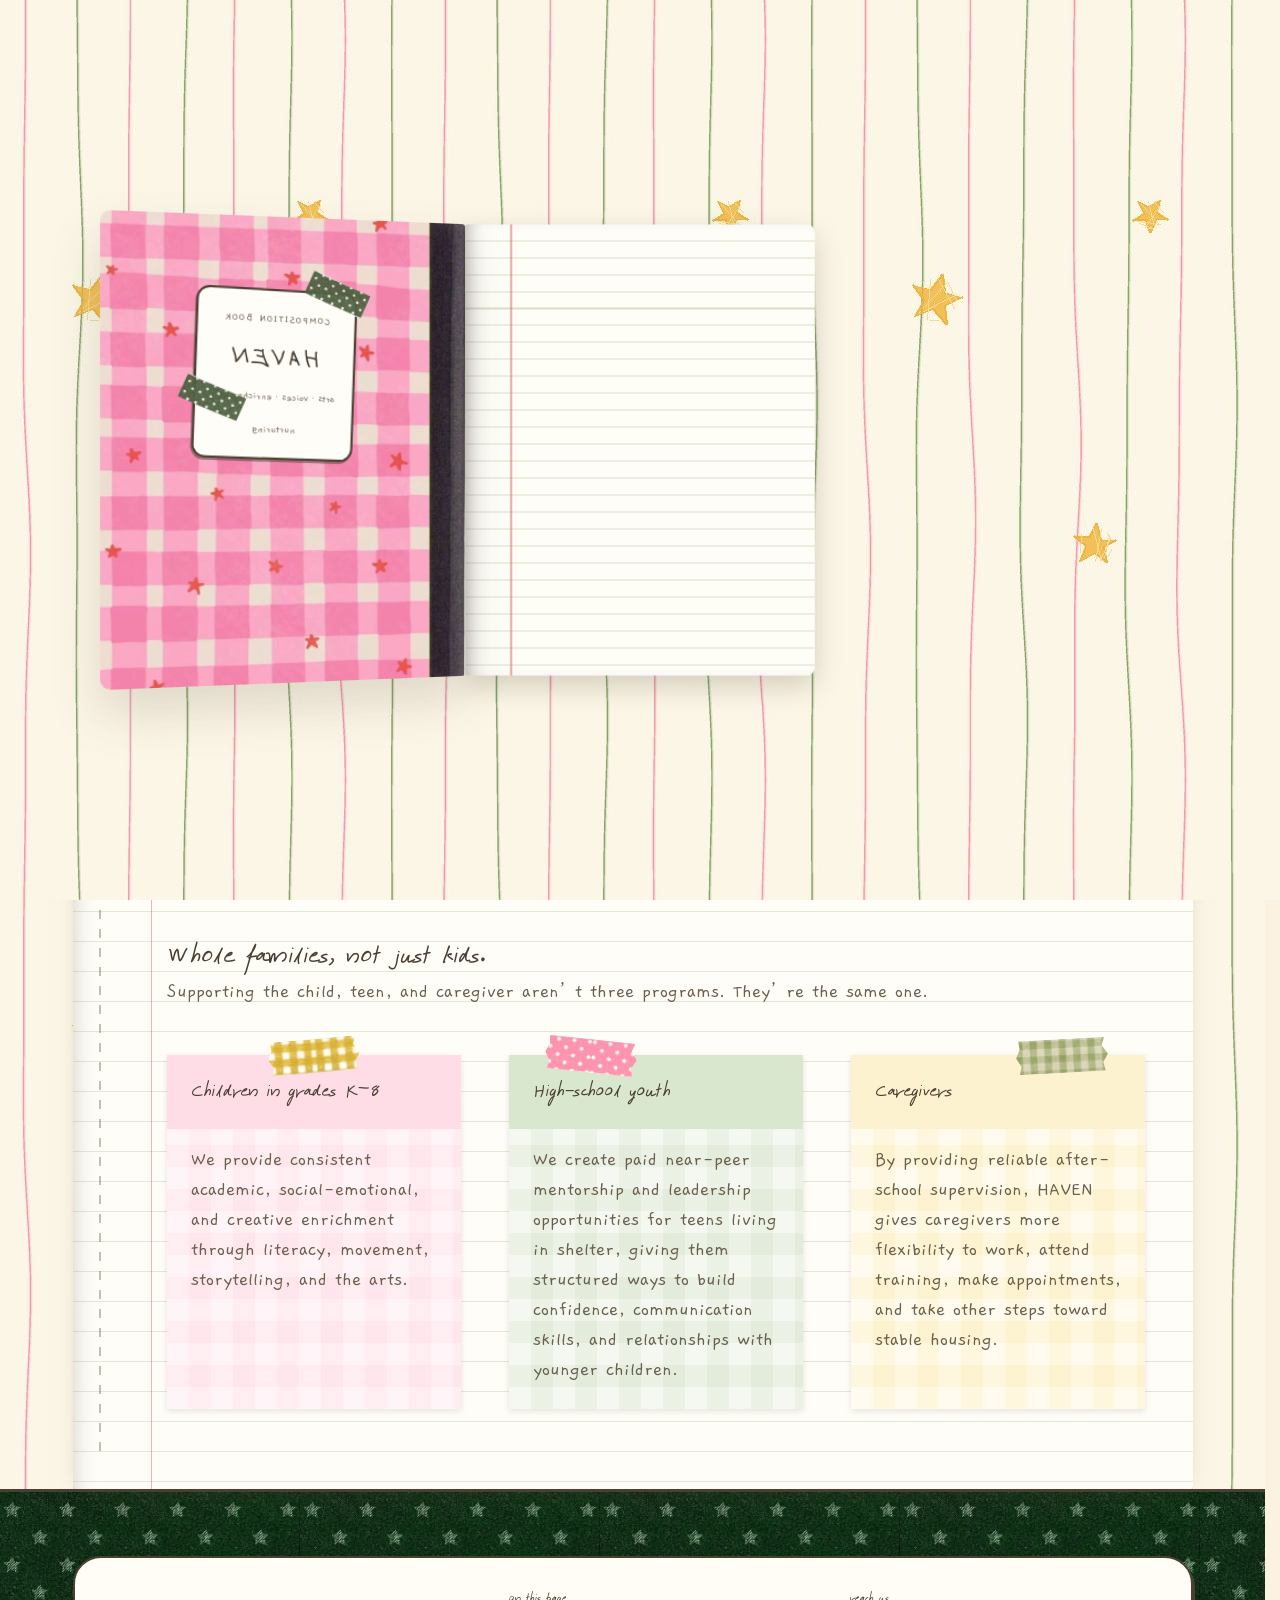
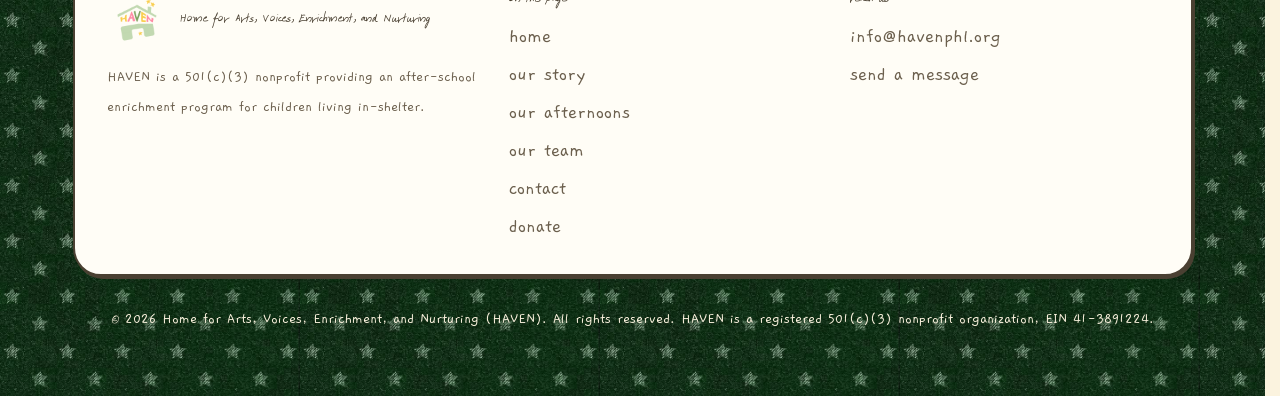
<file: our-story.html>
<!DOCTYPE html>
<html lang="en">
<head>
<meta charset="utf-8">
<meta name="viewport" content="width=device-width, initial-scale=1">
<title>Our story — HAVEN</title>
<meta name="description" content="HAVEN&#39;s mission, what families at Jane Addams Place told us they needed, who we serve, and what an afternoon actually looks like.">

<link rel="icon" href="/favicon.ico" sizes="any">
<link rel="icon" type="image/png" sizes="96x96" href="/assets/icon-96.png">
<link rel="icon" type="image/png" sizes="192x192" href="/assets/icon-192.png">
<link rel="apple-touch-icon" href="/apple-touch-icon.png">
<meta property="og:type" content="website">
<meta property="og:site_name" content="HAVEN">
<meta property="og:title" content="Our story — HAVEN">
<meta property="og:description" content="HAVEN&#39;s mission, what families at Jane Addams Place told us they needed, who we serve, and what an afternoon actually looks like.">
<meta property="og:image" content="https://www.havenphl.org/assets/social-card.jpg">
<meta name="twitter:card" content="summary_large_image">
<!-- design system tokens (colors, type, spacing, fonts, effects) -->
<link rel="stylesheet" href="styles.css">
<!-- page styles -->
<link rel="stylesheet" href="site.css">
<!-- content that fades in on scroll must still be visible without JS -->
<noscript><style>.reveal { opacity: 1 !important; transform: none !important; }</style></noscript>
<!-- The notebook cover is only shown when JS can also open it again.
     Without this flag it stays hidden and the site loads straight in. -->
<script>
document.documentElement.className += ' js';
/* If we got here by turning a page, cover the screen before the first paint so
   the leaf can swing away rather than the new page simply appearing. */
try {
  if (sessionStorage.getItem('haven-turn')) {
    document.documentElement.className += ' is-arriving';
  }
  /* The cover only plays once per visit. Without this the markup still renders
     it for a frame on every later page before site.js can remove it, which
     flashes the HAVEN label. */
  if (sessionStorage.getItem('haven-opened')) {
    document.documentElement.className += ' has-opened';
  }
} catch (e) { /* private browsing — just load normally */ }
</script>

<!-- Givebutter widget library. Nothing on the site uses it yet — donations go
     to the campaign page — but it is here so a popup donate widget can be
     dropped in later without touching every page. Async, never blocking. -->
<script async src="https://widgets.givebutter.com/latest.umd.cjs?acct=82XNBZ9xmVAXTXg3&p=other"></script>
</head>

<body class="is-loading">

<!-- the sheet that swings when you turn a page -->
<div class="leaf" id="leaf" aria-hidden="true"><div class="leaf__sheet"></div></div>

<!-- ============================================== NOTEBOOK COVER ======== -->
<div class="book" id="book" aria-hidden="true">
  <div class="book__scene">
    <!-- the first page, waiting underneath -->
    <div class="book__page"></div>

    <!-- the cover that swings open -->
    <div class="book__cover">
      <img src="assets/illustrations/comp-book-cover-brand.jpg" alt="">
      <div class="book__label">
        <span class="book__label-kicker">composition book</span>
        <span class="book__label-name">HAVEN</span>
        <span class="book__label-sub">arts · voices · enrichment · nurturing</span>
      </div>
      <span class="book__tape book__tape--tl"></span>
      <span class="book__tape book__tape--br"></span>
    </div>
  </div>
</div>

<a class="skip-link" href="#main">skip to content</a>

<!-- ======================================================== NAV ========= -->
<header class="nav">
  <div class="container nav__inner">
    <a class="nav__brand" href="index.html">
      <img class="nav__lockup" src="assets/logo-lockup.png"
           alt="HAVEN — Home for Arts, Voices, Enrichment, and Nurturing">
    </a>

    <button class="nav__toggle" id="navToggle" aria-expanded="false" aria-controls="navLinks" aria-label="Open menu">
      <span class="nav__toggle-bars"><span></span><span></span><span></span></span>
    </button>

    <nav class="nav__links" id="navLinks" aria-label="Main">
      <a class="nav__link" href="index.html">home</a>
      <a class="nav__link is-current" href="our-story.html" aria-current="page">our story</a>
      <a class="nav__link" href="our-afternoons.html">our afternoons</a>
      <a class="nav__link" href="our-team.html">our team</a>
      <a class="nav__link" href="contact.html">contact</a>
      <a class="btn btn--primary btn--sm" href="donate.html">donate</a>
    </nav>
  </div>
</header>

<main id="main">
<span id="top"></span>

<div class="container sheet">

<!-- ==================================================== MISSION ========= -->
<section class="section" id="mission">
  <div>
    <div class="mission-frame reveal">
      <div class="mission-frame__inner">
        <p class="mission-line">
          Our mission is to nurture the success of the whole family on the journey towards stable
          housing through joyful child enrichment that alleviates caregiver burdens.
        </p>
      </div>
    </div>
  </div>
</section>

<!-- ============================================ NEEDS ASSESSMENT ======== -->
<section class="section" id="needs">
  <div>
    <h2 class="display-md">What families told us they needed</h2>

    <p>
      In November 2025, we spoke with caregivers at Jane Addams Place about what would be most
      helpful for their children and families. Their responses helped shape HAVEN&rsquo;s
      programming:
    </p>

    <ul class="stat-list">
      <li class="card card--cream reveal">
        <span class="stat-list__value">100%</span>
        <span>said their children needed more support with schoolwork</span>
      </li>
      <li class="card card--cream tilt-3 reveal">
        <span class="stat-list__value">88%</span>
        <span>said after-school programming would make it easier to work, attend training, or make appointments</span>
      </li>
      <li class="card card--cream reveal">
        <span class="stat-list__value">88%</span>
        <span>said their children needed more opportunities for supervised physical activity</span>
      </li>
      <li class="card card--cream tilt-3 reveal">
        <span class="stat-list__value">88%</span>
        <span>wanted more positive, constructive activities for their children</span>
      </li>
    </ul>
  </div>
</section>

<!-- ================================================ WHO WE SERVE ======== -->
<section class="section" id="families">
  <div>
    <h2 class="display-md">Whole families, not just kids.</h2>

    <p>
      Supporting the child, teen, and caregiver aren&rsquo;t three programs. They&rsquo;re the
      same one.
    </p>

    <dl class="serves">
      <div class="serves__item serves__item--pink reveal">
        <dt>Children in grades K&ndash;8</dt>
        <dd>
          We provide consistent academic, social-emotional, and creative enrichment through
          literacy, movement, storytelling, and the arts.
        </dd>
      </div>
      <div class="serves__item serves__item--green reveal">
        <dt>High-school youth</dt>
        <dd>
          We create paid near-peer mentorship and leadership opportunities for teens living in
          shelter, giving them structured ways to build confidence, communication skills, and
          relationships with younger children.
        </dd>
      </div>
      <div class="serves__item serves__item--yellow reveal">
        <dt>Caregivers</dt>
        <dd>
          By providing reliable after-school supervision, HAVEN gives caregivers more flexibility
          to work, attend training, make appointments, and take other steps toward stable housing.
        </dd>
      </div>
    </dl>
  </div>
</section>
</div>

</main>

<!-- ====================================================== FOOTER ======== -->
<footer class="footer">
  <div class="container">
    <div class="card card--lg footer__panel">
      <div>
        <div class="footer__brand">
          <img src="assets/logo.png" alt="">
          <span class="footer__name">Home for Arts, Voices, Enrichment, and Nurturing</span>
        </div>
        <p class="muted" style="font-size: var(--text-body-sm);">
          HAVEN is a 501(c)(3) nonprofit providing an after-school enrichment program for children
          living in-shelter.
        </p>
      </div>

      <div>
        <h4>on this page</h4>
        <ul class="footer__list">
          <li><a href="index.html">home</a></li>
          <li><a href="our-story.html">our story</a></li>
          <li><a href="our-afternoons.html">our afternoons</a></li>
          <li><a href="our-team.html">our team</a></li>
          <li><a href="contact.html">contact</a></li>
          <li><a href="donate.html">donate</a></li>
        </ul>
      </div>

      <div>
        <h4>reach us</h4>
        <ul class="footer__list">
          <li><a href="mailto:info@havenphl.org">info@havenphl.org</a></li>
          <li><a href="contact.html#contact">send a message</a></li>
        </ul>
      </div>
    </div>

    <p class="footer__legal">
      &copy; <span id="year">2026</span> Home for Arts, Voices, Enrichment, and Nurturing (HAVEN).
      All rights reserved. HAVEN is a registered 501(c)(3) nonprofit organization, EIN 41-3891224.
    </p>
  </div>
</footer>

<div class="toast" id="toast" role="status" aria-live="polite">thanks — your message is on its way!</div>

<script src="site.js"></script>
</body>
</html>
</file>
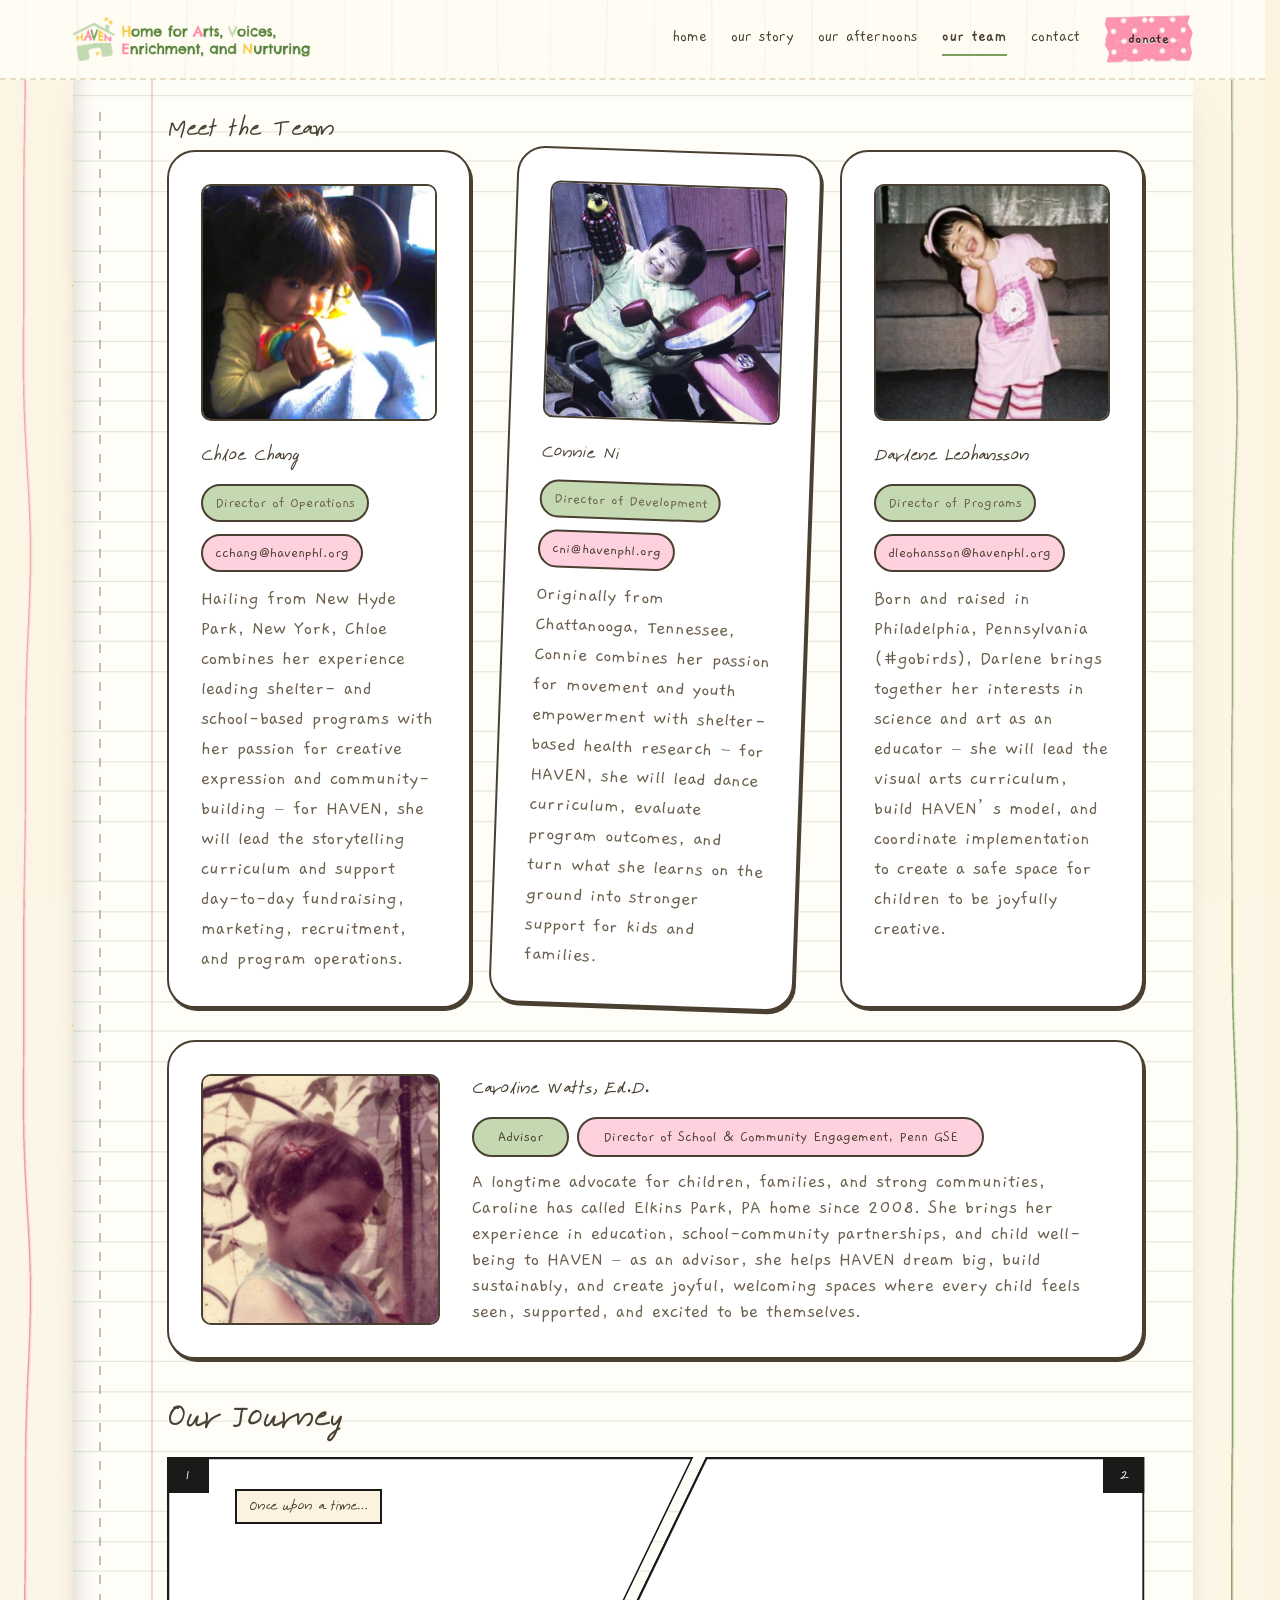
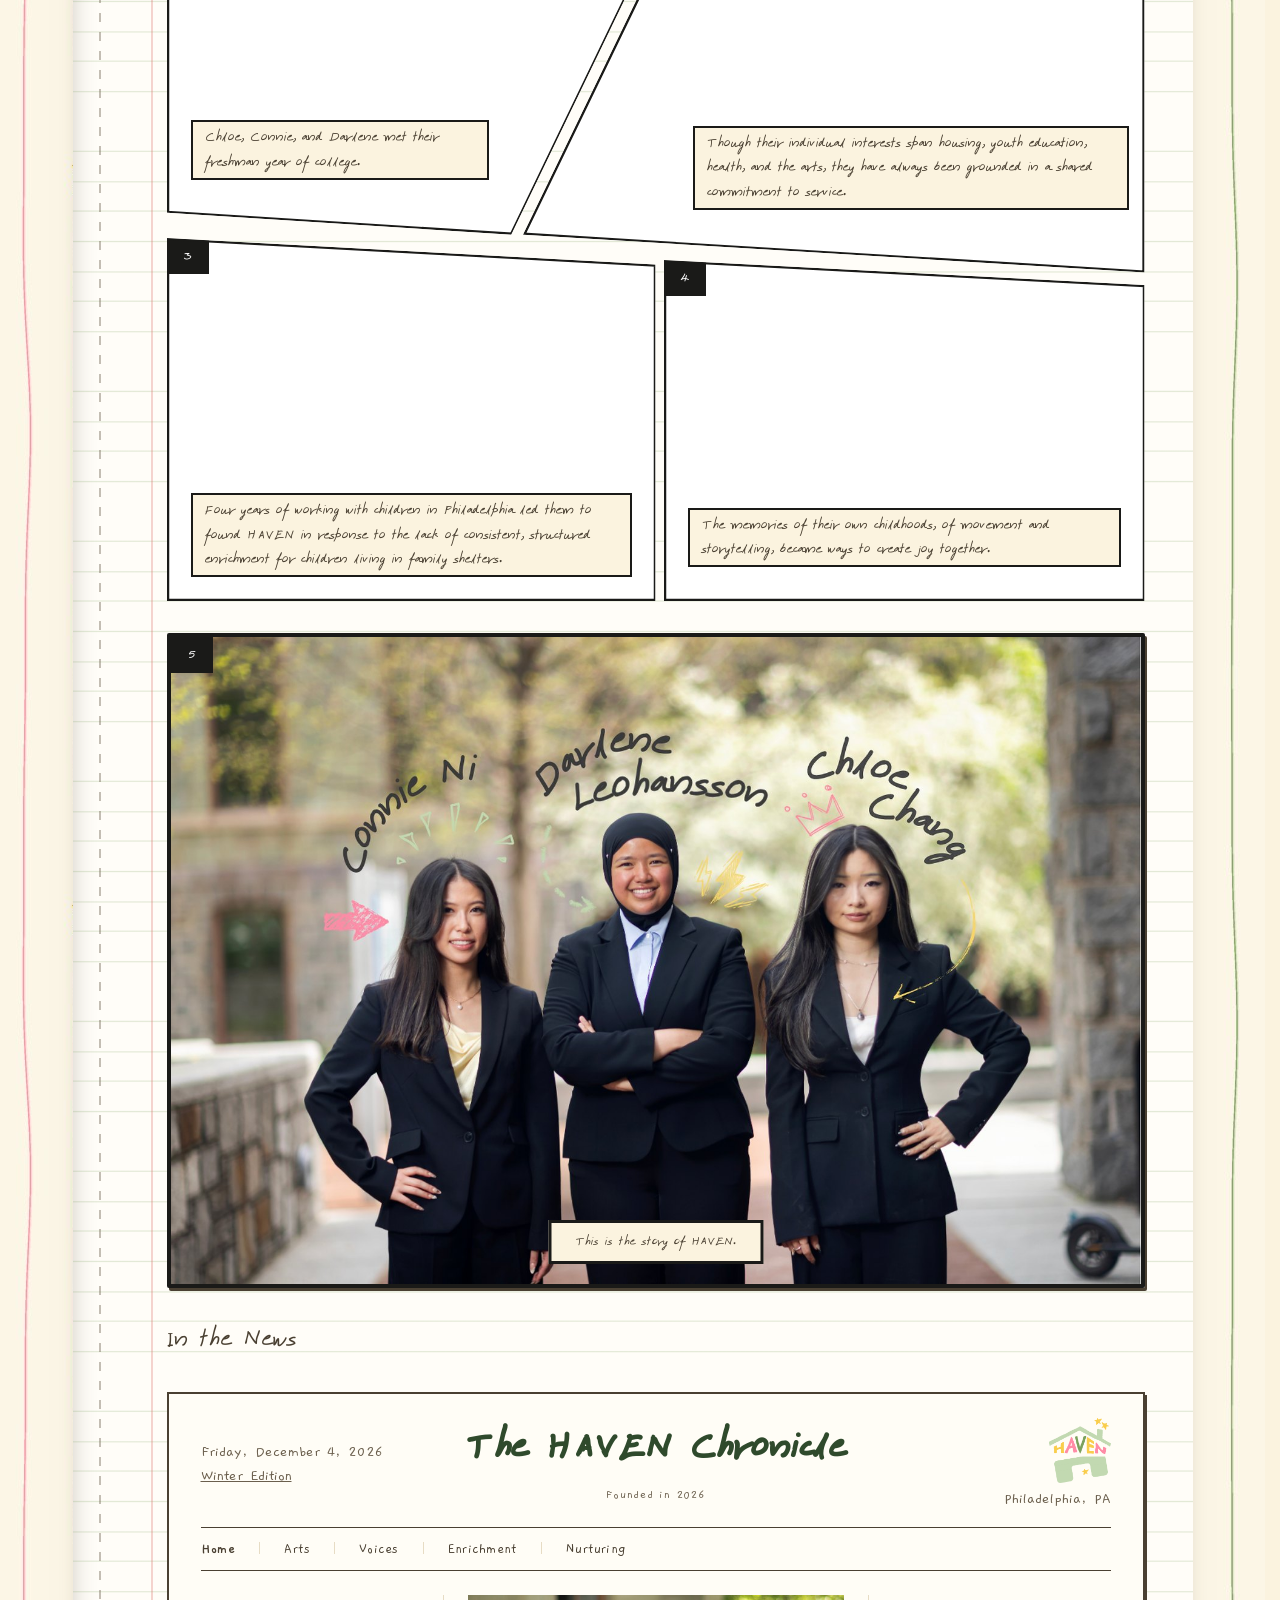
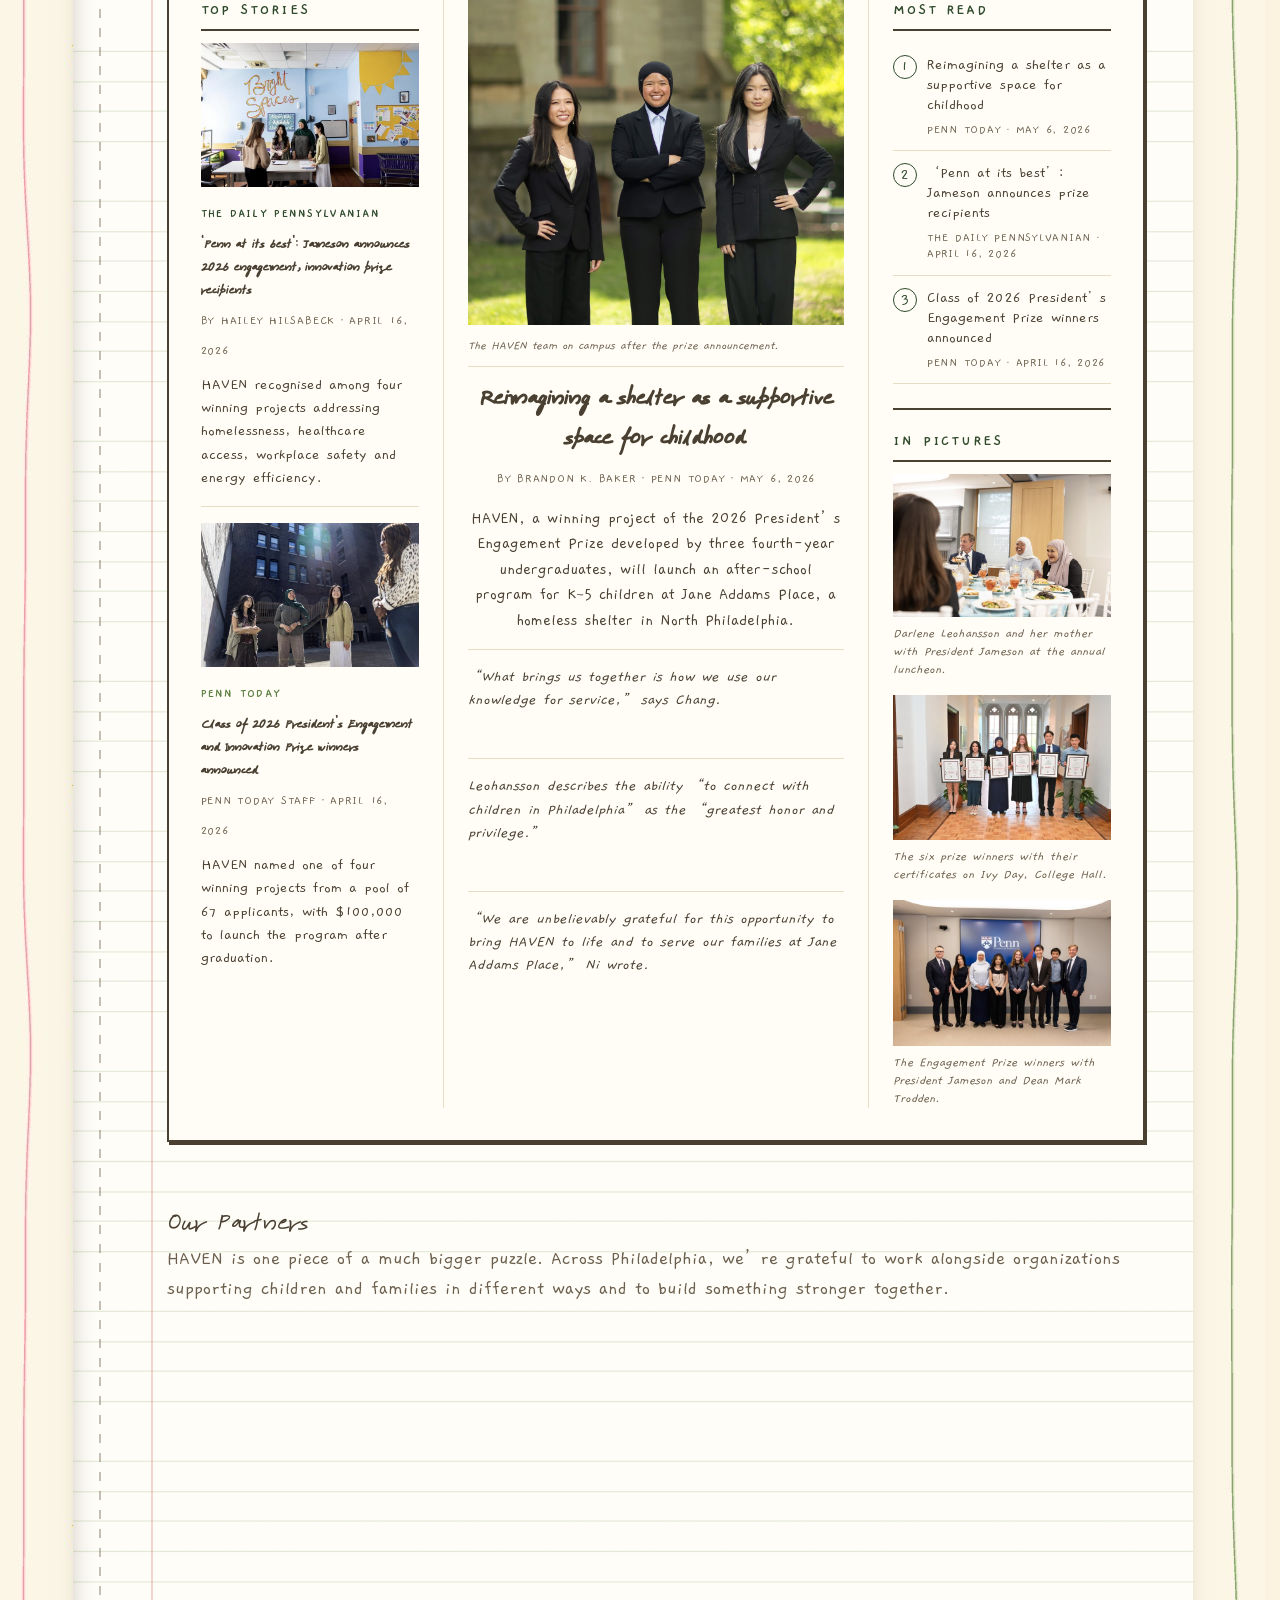
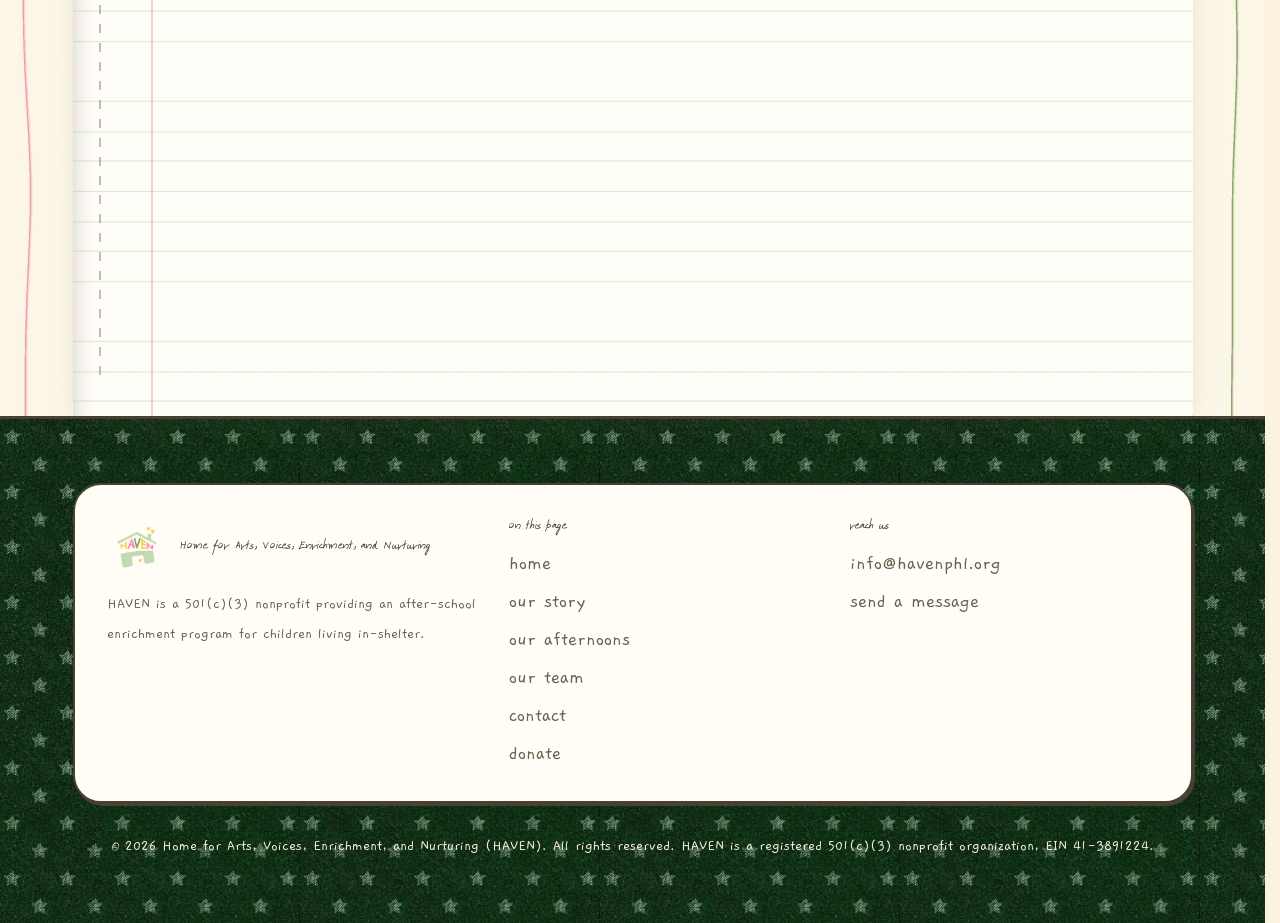
<file: our-team.html>
<!DOCTYPE html>
<html lang="en">
<head>
<meta charset="utf-8">
<meta name="viewport" content="width=device-width, initial-scale=1">
<title>Our team — HAVEN</title>
<meta name="description" content="HAVEN is an after-school pilot program for children living in shelter in North Philadelphia — built from what caregivers at Jane Addams Place told us they needed.">

<link rel="icon" href="/favicon.ico" sizes="any">
<link rel="icon" type="image/png" sizes="96x96" href="/assets/icon-96.png">
<link rel="icon" type="image/png" sizes="192x192" href="/assets/icon-192.png">
<link rel="apple-touch-icon" href="/apple-touch-icon.png">
<meta property="og:type" content="website">
<meta property="og:site_name" content="HAVEN">
<meta property="og:title" content="Our team — HAVEN">
<meta property="og:description" content="HAVEN is an after-school pilot program for children living in shelter in North Philadelphia — built from what caregivers at Jane Addams Place told us they needed.">
<meta property="og:image" content="https://www.havenphl.org/assets/social-card.jpg">
<meta name="twitter:card" content="summary_large_image">
<!-- design system tokens (colors, type, spacing, fonts, effects) -->
<link rel="stylesheet" href="styles.css">
<!-- page styles -->
<link rel="stylesheet" href="site.css">
<!-- content that fades in on scroll must still be visible without JS -->
<noscript><style>.reveal { opacity: 1 !important; transform: none !important; }</style></noscript>
<!-- The notebook cover is only shown when JS can also open it again.
     Without this flag it stays hidden and the site loads straight in. -->
<script>
document.documentElement.className += ' js';
/* If we got here by turning a page, cover the screen before the first paint so
   the leaf can swing away rather than the new page simply appearing. */
try {
  if (sessionStorage.getItem('haven-turn')) {
    document.documentElement.className += ' is-arriving';
  }
  /* The cover only plays once per visit. Without this the markup still renders
     it for a frame on every later page before site.js can remove it, which
     flashes the HAVEN label. */
  if (sessionStorage.getItem('haven-opened')) {
    document.documentElement.className += ' has-opened';
  }
} catch (e) { /* private browsing — just load normally */ }
</script>

<!-- Givebutter widget library. Nothing on the site uses it yet — donations go
     to the campaign page — but it is here so a popup donate widget can be
     dropped in later without touching every page. Async, never blocking. -->
<script async src="https://widgets.givebutter.com/latest.umd.cjs?acct=82XNBZ9xmVAXTXg3&p=other"></script>
</head>

<body class="is-loading">

<!-- the sheet that swings when you turn a page -->
<div class="leaf" id="leaf" aria-hidden="true"><div class="leaf__sheet"></div></div>

<!-- ============================================== NOTEBOOK COVER ======== -->
<div class="book" id="book" aria-hidden="true">
  <div class="book__scene">
    <!-- the first page, waiting underneath -->
    <div class="book__page"></div>

    <!-- the cover that swings open -->
    <div class="book__cover">
      <img src="assets/illustrations/comp-book-cover-brand.jpg" alt="">
      <div class="book__label">
        <span class="book__label-kicker">composition book</span>
        <span class="book__label-name">HAVEN</span>
        <span class="book__label-sub">arts · voices · enrichment · nurturing</span>
      </div>
      <span class="book__tape book__tape--tl"></span>
      <span class="book__tape book__tape--br"></span>
    </div>
  </div>
</div>

<a class="skip-link" href="#main">skip to content</a>

<!-- ======================================================== NAV ========= -->
<header class="nav">
  <div class="container nav__inner">
    <a class="nav__brand" href="index.html">
      <img class="nav__lockup" src="assets/logo-lockup.png"
           alt="HAVEN — Home for Arts, Voices, Enrichment, and Nurturing">
    </a>

    <button class="nav__toggle" id="navToggle" aria-expanded="false" aria-controls="navLinks" aria-label="Open menu">
      <span class="nav__toggle-bars"><span></span><span></span><span></span></span>
    </button>

    <nav class="nav__links" id="navLinks" aria-label="Main">
      <a class="nav__link" href="index.html">home</a>
      <a class="nav__link" href="our-story.html">our story</a>
      <a class="nav__link" href="our-afternoons.html">our afternoons</a>
      <a class="nav__link is-current" href="our-team.html" aria-current="page">our team</a>
      <a class="nav__link" href="contact.html">contact</a>
      <a class="btn btn--primary btn--sm" href="donate.html">donate</a>
    </nav>
  </div>
</header>

<main id="main">
<span id="top"></span>

<div class="container sheet">

<!-- =================================================== MEET THEM ======== -->
<section class="section" id="team">
  <div>
    <h2 class="display-md">Meet the Team</h2>

    <div class="team">
      <article class="card card--lg team__card wobble reveal">
        <img class="team__photo" src="assets/team/chloe.jpg"
             alt="Chloe as a small child, bundled up in a car seat">
        <h3>Chloe Chang</h3>
        <span class="tag">Director of Operations</span>
        <a class="team__email" href="mailto:cchang@havenphl.org">cchang@havenphl.org</a>
        <p>
          Hailing from New Hyde Park, New York, Chloe combines her experience leading shelter- and
          school-based programs with her passion for creative expression and community-building
          &mdash; for HAVEN, she will lead the storytelling curriculum and support day-to-day
          fundraising, marketing, recruitment, and program operations.
        </p>
      </article>

      <article class="card card--lg team__card wobble tilt-2 reveal">
        <img class="team__photo" src="assets/team/connie.jpg"
             alt="Connie as a toddler, grinning on a toy motorbike with an arm raised">
        <h3>Connie Ni</h3>
        <span class="tag">Director of Development</span>
        <a class="team__email" href="mailto:cni@havenphl.org">cni@havenphl.org</a>
        <p>
          Originally from Chattanooga, Tennessee, Connie combines her passion for movement and youth
          empowerment with shelter-based health research &mdash; for HAVEN, she will lead dance
          curriculum, evaluate program outcomes, and turn what she learns on the ground into stronger
          support for kids and families.
        </p>
      </article>

      <article class="card card--lg team__card wobble reveal">
        <img class="team__photo" src="assets/team/darlene.jpg"
             alt="Darlene as a young child in pyjamas, mid-pose in a living room">
        <h3>Darlene Leohansson</h3>
        <span class="tag">Director of Programs</span>
        <a class="team__email" href="mailto:dleohansson@havenphl.org">dleohansson@havenphl.org</a>
        <p>
          Born and raised in Philadelphia, Pennsylvania (#gobirds), Darlene brings together her
          interests in science and art as an educator &mdash; she will lead the visual arts
          curriculum, build HAVEN&rsquo;s model, and coordinate implementation to create a safe space
          for children to be joyfully creative.
        </p>
      </article>

      <article class="card card--lg team__card team__card--wide wobble reveal">
        <div class="team__photo-frame">
          <img class="team__photo" src="assets/team/caroline.jpg"
               alt="Caroline as a small child with a red bow in her hair, smiling">
        </div>
        <div class="team__card-body">
          <h3>Caroline Watts, Ed.D.</h3>
          <div class="team__tags">
            <span class="tag tag--advisor">Advisor</span>
            <span class="tag">Director of School &amp; Community Engagement, Penn GSE</span>
          </div>
          <p>
            A longtime advocate for children, families, and strong communities, Caroline has called
            Elkins Park, PA home since 2008. She brings her experience in education,
            school-community partnerships, and child well-being to HAVEN &mdash; as an advisor,
            she helps HAVEN dream big, build sustainably, and create joyful, welcoming spaces where
            every child feels seen, supported, and excited to be themselves.
          </p>
        </div>
      </article>
    </div>
  </div>
</section>

<!-- ==================================================== OUR TEAM ======== -->
<section class="section" id="about">
  <div>
    <h2 class="display-lg">Our Journey</h2>

    <ol class="comic">
      <li class="comic__panel">
        <div class="comic__inner">
          <svg class='panel-frame' viewBox='0 0 100 100' preserveAspectRatio='none' aria-hidden='true' xmlns='http://www.w3.org/2000/svg'><polygon class='panel-frame__line' pathLength='1' points='0,0 98,0 64.1,89.7 0,84.5' vector-effect='non-scaling-stroke'/></svg>
          <span class="comic__caption">Once upon a time&hellip;</span>
          <svg class='ink' role='img' aria-label="Three round hand-drawn characters standing together, arms out, grinning" viewBox='0 0 736 495' xmlns='http://www.w3.org/2000/svg' fill-rule='evenodd'><path class='ink__s' pathLength='1' style='--d:0.00s' d="M269 54C268 53 267 51 266 48C266 46 265 44 265 44C264 44 262 18 262 11C263 3 264 3 266 6C268 8 268 10 268 19C268 28 270 47 272 53C272 56 271 57 269 54Z"/><path class='ink__s' pathLength='1' style='--d:0.05s' d="M288 45C288 44 287 41 287 40C287 39 287 35 287 33C287 22 289 3 290 1C291 0 292 0 293 2C294 5 294 31 292 34C292 35 292 38 292 41C293 48 291 51 288 45Z"/><path class='ink__s' pathLength='1' style='--d:0.10s' d="M509 68C508 66 510 57 511 56C512 55 513 54 513 52C513 50 514 48 514 48C515 47 516 45 516 44C516 43 517 42 517 40C518 39 520 36 521 34C523 29 527 22 528 22C530 22 530 25 528 29C527 32 526 35 526 36C526 37 525 38 524 39C524 40 523 41 523 42C523 42 523 43 522 43C521 43 519 49 517 58C513 69 511 72 509 68Z"/><path class='ink__s' pathLength='1' style='--d:0.16s' d="M127 146C121 140 113 133 111 133C111 133 109 131 108 129C107 128 105 126 105 126C104 126 101 123 98 120C91 113 83 108 80 107C76 106 71 101 73 100C74 98 84 100 89 103C92 106 119 132 119 133C119 134 130 144 131 144C132 144 135 148 135 150C135 153 133 152 127 146Z"/><path class='ink__s' pathLength='1' style='--d:0.21s' d="M131 109C129 107 126 102 124 99C123 96 121 93 120 92C119 92 118 91 118 91C118 91 117 89 116 89C113 85 118 78 122 81C124 83 128 90 128 91C128 92 136 106 138 108C140 110 139 113 136 113C135 113 133 111 131 109Z"/><path class='ink__s' pathLength='1' style='--d:0.27s' d="M536 76C535 74 540 65 547 58C549 56 550 54 550 53C550 53 551 51 552 51C554 50 555 49 556 47C557 45 561 44 561 46C561 48 553 60 548 67C546 68 545 70 545 71C545 72 545 72 544 72C544 72 543 73 542 75C541 78 537 79 536 76Z"/><path class='ink__s' pathLength='1' style='--d:0.32s' d="M657 133C657 131 658 128 660 126C661 125 664 121 666 119C676 104 687 95 689 98C691 100 684 110 681 110C681 110 680 111 680 111C680 112 678 115 676 117C674 119 672 122 672 122C672 123 671 123 671 123C669 123 665 130 665 133C665 136 665 136 661 136C657 136 657 136 657 133Z"/><path class='ink__s' pathLength='1' style='--d:0.37s' d="M192 494C192 493 190 493 188 493C184 493 184 493 183 489C181 485 181 479 183 476C183 476 184 474 184 472C186 466 190 455 192 450C196 443 196 435 192 426C191 424 190 417 189 410C187 399 186 395 182 388C182 386 181 384 181 384C181 381 168 366 166 366C166 366 165 366 165 365C165 365 164 364 162 363C161 362 158 359 156 357C153 355 149 353 147 352C144 350 140 348 138 346C136 344 134 343 134 343C134 343 132 342 130 340C129 338 127 337 126 337C126 337 123 335 121 333C119 331 115 328 114 327C108 324 105 316 108 312C109 311 110 310 110 309C111 308 119 302 123 300C128 298 136 297 141 299C144 301 155 303 157 302C159 301 158 299 155 290C150 276 148 263 151 260C152 259 152 258 152 257C150 254 156 231 159 229C159 228 160 227 160 227C160 226 162 224 164 222C165 219 167 217 167 217C167 216 172 211 176 209C178 208 181 206 182 205C185 202 190 200 191 200C191 201 192 200 193 199C194 197 196 196 198 196C200 195 201 194 202 193C203 193 204 192 205 193C206 193 207 193 207 192C208 191 209 191 209 192C210 192 211 192 212 191C218 186 254 184 259 188C260 189 262 190 263 190C269 192 286 212 296 229C297 232 299 235 300 236C301 237 305 245 305 246C305 247 305 248 306 249C307 249 307 247 306 243C306 238 308 224 309 224C309 224 311 221 311 218C312 215 314 211 314 210C315 208 316 204 317 202C319 193 329 181 338 175C341 173 344 171 344 171C344 171 350 168 356 165C367 159 368 159 380 159C386 158 394 158 396 158C399 157 402 158 402 158C403 158 407 159 411 159C422 160 435 167 446 178C448 180 451 182 453 183C454 184 456 185 457 186C460 190 472 214 472 216C471 217 471 218 472 218C473 220 473 223 473 235L473 246L480 245C489 245 488 245 489 239C489 236 489 232 490 231C491 230 491 228 492 227C493 226 494 223 495 221C498 215 517 196 523 194C524 193 525 192 525 192C525 191 526 191 526 191C527 191 528 191 528 190C528 189 529 189 531 189C533 189 535 189 536 188C540 184 559 182 569 185C587 188 600 194 607 201C620 214 627 228 627 239C627 242 627 245 628 246C630 247 632 258 631 261C630 267 629 272 627 273C627 274 626 275 626 276C626 277 625 278 625 280C624 281 623 282 623 283C623 284 621 287 620 289C614 295 614 295 630 292C635 291 641 289 645 289C648 288 652 287 653 287C656 284 665 291 667 297C668 300 665 305 659 309C656 311 653 313 652 314C651 315 650 315 649 316C645 316 642 318 641 321C641 322 639 324 637 325C635 327 632 329 631 331C629 332 627 334 626 334C626 334 624 335 622 336C620 338 617 340 616 341C615 342 613 345 612 348C611 350 610 353 609 354C608 355 605 360 602 366C600 371 596 378 594 381C593 384 591 387 591 388C591 388 590 392 589 396C587 402 586 405 586 411C587 417 590 430 592 431C592 432 593 434 594 437C594 440 595 442 595 443C596 443 596 445 595 447C593 450 587 450 582 448C580 447 577 446 575 446C573 447 565 442 562 438C558 435 556 432 554 428C553 426 552 424 552 424C550 423 516 425 513 426C513 427 507 427 501 427C494 428 489 428 489 429C489 430 488 430 488 430C487 430 486 431 487 435L487 440L481 444C474 448 473 449 469 446C467 446 466 445 465 445C461 446 434 439 426 435C425 434 423 433 423 434C422 434 421 434 420 433C415 431 401 432 390 434C387 435 384 435 382 435C381 435 378 436 376 438C374 439 372 440 371 440C369 440 360 448 354 456C352 458 350 460 350 460C349 460 348 461 347 462C337 471 334 473 328 473C324 473 321 471 321 469C321 468 320 466 318 465C315 462 314 458 315 453C319 443 318 439 311 441C310 442 308 442 307 441C306 439 300 439 298 440C295 442 288 444 280 443C269 441 256 444 256 448C256 449 255 449 250 449C247 448 245 448 245 449C245 450 243 452 240 454C232 460 224 467 224 468C224 470 216 478 215 478C215 478 213 480 212 482C208 491 204 494 198 494C195 494 192 494 192 494Z M200 482C200 482 202 479 204 477C207 474 209 472 209 472C209 470 229 451 231 451C231 451 232 451 232 450C232 450 235 448 238 446C242 444 245 441 245 441C245 439 251 437 254 437C255 437 260 437 265 436C280 433 299 431 310 431L320 430L321 423C321 420 320 412 319 407C316 388 315 378 315 359C315 342 315 339 314 338C312 337 312 336 313 335C316 332 315 318 312 316C301 309 301 309 297 315C288 325 285 327 280 324C276 322 277 320 289 308C293 305 295 301 296 298C297 296 299 292 299 290C302 284 303 271 302 264C299 255 295 245 293 241C287 233 284 229 284 228C284 228 282 225 280 222C278 220 275 216 273 214C260 198 257 196 242 195C233 195 214 198 212 200C209 202 195 209 193 209C191 209 174 222 171 226C160 240 156 263 161 279C163 283 164 288 164 289C164 290 166 292 167 295C174 302 180 311 181 313C181 316 185 320 188 320C191 320 191 326 188 328C186 330 186 330 183 329C182 329 180 328 179 328C175 329 173 328 171 324C169 321 167 319 167 319C166 319 165 317 163 316C160 312 156 311 143 308C135 307 128 307 128 308C128 309 122 312 121 312C119 310 119 316 120 318C121 318 122 319 122 320C122 320 124 322 127 325C129 327 132 329 133 330C134 331 135 332 136 332C136 332 137 332 137 333C137 333 138 334 139 334C140 335 142 336 144 338C151 344 152 345 157 345C160 345 161 345 163 348C164 350 165 352 166 352C166 353 167 353 167 354C167 354 170 358 174 362C178 365 181 369 182 371C182 372 185 374 187 375C191 376 191 377 194 387C197 395 198 399 197 399C195 401 199 429 201 429C202 429 202 430 202 430C202 431 203 433 204 434C209 439 207 447 196 467C194 471 193 474 192 478L192 483L196 483C198 483 200 483 200 482Z M334 458C335 456 337 455 338 455C338 455 340 455 341 454C342 454 344 453 345 452C347 451 349 450 349 449C350 447 365 435 366 435C367 435 368 434 369 433C370 432 372 431 372 431C373 431 375 430 376 429C376 428 378 427 378 427C379 427 380 426 382 425C387 421 416 423 432 428C435 429 438 431 438 431C440 432 449 435 452 435C454 435 456 436 457 436C457 437 462 438 466 438L475 438L477 435C478 433 479 432 478 431C477 428 468 421 466 421C465 421 464 421 464 420C464 420 462 419 461 418C457 416 454 411 454 408C455 407 455 403 455 398C455 393 456 389 456 388C457 388 457 387 457 385C457 384 457 381 457 378C458 374 458 369 459 365C459 357 460 348 463 340C463 336 465 328 465 322C467 298 467 298 470 294C472 292 474 289 475 288C476 286 479 284 483 282C490 278 490 278 489 269C488 266 488 261 487 258L487 254L483 255C481 255 477 255 475 255C470 255 470 256 468 260C465 270 459 277 449 283C441 288 437 289 434 285C432 279 434 275 441 276C443 276 456 264 458 260C465 246 465 221 459 209C458 206 457 204 457 203C457 203 456 201 454 199C453 198 452 196 452 195C452 194 441 185 439 185C439 185 438 184 436 182C435 180 434 179 433 179C433 179 431 178 429 177C428 175 425 174 424 174C423 173 421 172 420 172C416 168 408 168 373 168C371 168 369 169 367 170C366 170 364 171 363 171C362 171 361 171 361 172C360 173 358 174 355 175C345 179 335 189 327 201C325 203 324 207 323 211C322 215 320 219 319 221C313 232 314 258 322 268C324 270 326 273 327 276C328 278 330 280 331 281C332 282 333 283 333 283C333 284 339 292 343 296C348 300 348 301 345 303C342 305 332 295 322 281C321 280 320 278 319 278C319 278 318 276 316 274C315 271 313 268 312 268C312 268 311 273 311 278C311 287 311 290 309 295C306 302 306 303 309 303C311 303 312 304 314 304C315 305 316 306 316 306C317 305 321 311 323 316C325 321 325 323 324 330C324 338 324 344 324 369C324 380 325 387 325 389C326 391 327 396 327 400C328 404 329 410 331 414C333 421 333 425 330 434C329 436 328 441 327 444C327 446 326 449 326 450C325 451 325 453 326 456C328 461 330 461 334 458Z M584 433C583 430 582 427 581 426C581 426 580 424 580 423C580 420 577 414 574 413C571 412 571 408 574 404C575 402 577 397 578 393C579 389 583 382 585 378C588 374 590 369 590 368C590 366 591 365 592 364C592 363 593 362 593 362C593 361 594 359 596 357C597 355 598 353 598 352C598 351 598 350 599 350C600 350 600 349 600 347C601 346 602 343 603 341C605 338 606 335 606 333C606 331 613 326 615 327C616 327 618 326 619 325C620 324 622 323 623 323C623 323 624 323 624 322C624 321 625 321 625 321C626 321 628 319 630 316C632 313 634 311 634 312C637 313 654 301 654 297C654 294 639 296 627 301C617 306 602 308 605 304C605 303 604 303 603 303C601 303 600 302 599 300C597 297 597 297 599 295C605 291 611 285 613 280C614 278 615 275 616 274C616 272 617 271 617 270C617 269 618 267 619 266C621 263 621 248 619 246C618 245 618 243 618 242C618 238 614 225 613 223C612 223 611 222 611 221C611 220 607 216 602 211C591 200 581 195 566 194C555 193 553 193 552 194C552 194 549 195 545 195C541 196 537 197 535 198C533 199 528 202 525 204C520 207 516 210 513 214C511 217 508 220 507 221C504 222 497 239 497 242C498 243 497 248 496 252C495 259 495 262 497 268C498 269 499 273 499 275C500 278 501 280 502 281C505 282 509 287 509 289C508 293 503 293 499 290C497 288 495 287 495 287C494 287 490 290 490 291C490 293 487 295 485 294C482 294 478 301 477 308C477 310 476 314 476 317C475 320 474 325 474 328C474 331 472 337 471 342C469 352 466 368 466 375C466 378 466 380 465 381C463 382 464 397 465 405C466 406 467 408 469 409C471 410 472 412 473 413C473 414 474 415 474 415C475 415 476 416 476 416C477 417 477 417 478 416C479 414 484 415 491 417C494 418 498 419 501 419C503 419 506 420 507 420C508 421 510 421 514 420C516 419 523 418 528 417C533 417 539 416 541 415C543 414 546 414 547 414C549 414 550 413 551 412C553 411 556 411 557 412C557 413 558 414 559 414C561 415 561 416 561 419C561 428 571 438 580 438L584 438L584 433Z"/><path class='ink__s' pathLength='1' style='--d:0.42s' d="M663 156C662 154 663 150 666 149C667 148 668 147 669 146C670 145 672 143 674 142C675 141 678 139 680 137C682 135 684 134 685 134C686 133 687 132 688 130C690 127 692 127 692 131C692 133 690 136 681 144C669 157 666 159 663 156Z"/><path class='ink__s' pathLength='1' style='--d:0.48s' d="M23 257C21 255 17 252 15 251C8 248 8 243 16 244C21 245 31 254 31 258C31 261 27 261 23 257Z"/><path class='ink__s' pathLength='1' style='--d:0.53s' d="M181 260C178 257 178 253 181 248C183 246 184 244 184 244C184 243 186 241 189 238C193 234 194 234 198 233C200 233 202 234 202 234C202 235 203 235 204 235C205 236 206 238 207 240C208 242 209 244 210 244C212 244 212 249 210 251C206 253 202 252 199 247C198 244 195 243 195 245C195 245 194 246 194 247C192 250 189 255 189 257C189 259 185 262 183 262C183 262 182 261 181 260Z"/><path class='ink__s' pathLength='1' style='--d:0.59s' d="M234 242C232 239 234 230 240 223C243 219 254 217 257 219C260 221 264 229 264 232C264 237 257 237 254 233C251 227 246 228 244 235C243 238 242 239 241 240C239 240 238 241 238 242C237 243 236 243 234 242Z"/><path class='ink__s' pathLength='1' style='--d:0.64s' d="M349 226C347 222 348 209 351 206C353 204 360 206 362 209C364 212 363 223 360 224C355 227 351 228 349 226Z"/><path class='ink__s' pathLength='1' style='--d:0.69s' d="M387 276C379 275 357 259 357 254C357 254 356 252 355 251C349 245 351 242 360 237C369 232 390 226 397 226C398 226 400 225 401 225C403 223 409 224 412 226C416 230 414 253 408 266C403 276 399 279 387 276Z M397 265C401 260 403 251 403 242L404 234L401 234C395 234 376 239 376 241C376 242 374 242 372 243C366 245 364 247 364 250C364 253 371 260 379 264C385 267 388 267 393 268C394 268 396 267 397 265Z"/><path class='ink__s' pathLength='1' style='--d:0.75s' d="M400 210C397 208 397 198 400 194C402 191 409 190 411 192C414 195 411 209 408 211C406 211 405 211 404 212C403 212 401 211 400 210Z"/><path class='ink__s' pathLength='1' style='--d:0.80s' d="M530 232C529 230 529 229 530 226C531 224 532 221 533 219C535 215 543 211 543 214C543 215 544 215 545 215C547 215 548 219 547 223C545 227 541 232 539 232C539 232 538 232 538 233C538 235 532 234 530 232Z"/><path class='ink__s' pathLength='1' style='--d:0.85s' d="M572 238C571 237 572 230 574 228C575 228 576 226 576 225C579 218 586 219 589 226C590 230 591 229 585 235C580 240 575 242 572 238Z"/><path class='ink__s' pathLength='1' style='--d:0.90s' d="M696 231C694 230 694 228 695 226C697 225 708 220 712 219C714 219 715 218 716 218C716 217 717 217 719 217C720 217 721 217 721 216C721 214 725 215 727 217C731 220 729 223 723 225C717 227 700 232 698 233C698 233 697 232 696 231Z"/><path class='ink__s' pathLength='1' style='--d:0.96s' d="M703 245C700 243 701 241 706 241C708 241 710 240 712 240C713 239 716 238 718 238C720 237 725 235 728 233C735 229 737 230 735 234C735 236 734 237 732 237C731 237 730 237 730 238C729 238 728 239 726 239C725 240 721 241 717 243C708 247 705 248 703 245Z"/><path class='ink__s' pathLength='1' style='--d:1.01s' d="M12 288C9 286 7 285 6 285C4 285 -0 281 -0 279C0 275 8 277 15 284C20 290 18 293 12 288Z"/><path class='ink__s' pathLength='1' style='--d:1.07s' d="M217 309C215 309 210 304 207 300C206 300 205 296 203 293C202 289 200 286 199 285C196 280 200 275 207 272C222 266 237 262 249 261C260 260 262 261 264 265C267 274 263 289 255 299C247 307 228 312 217 309Z M237 298C245 295 250 290 253 282C257 272 256 270 252 271C239 273 215 279 212 281C210 283 212 290 217 297C221 301 228 301 237 298Z"/><path class='ink__s' pathLength='1' style='--d:1.12s' d="M541 283C540 282 539 281 539 281C538 281 536 278 535 275C533 271 531 267 530 265C528 261 527 252 528 250C528 250 530 249 532 249C536 248 539 252 539 259C539 263 544 272 549 273C552 273 570 265 573 260C577 256 584 256 585 260C586 263 586 263 583 267C581 268 578 270 578 270C577 270 576 270 576 271C576 271 574 272 572 273C570 274 568 275 568 275C568 275 566 277 563 278C560 279 558 281 558 281C558 284 544 286 541 283Z"/></svg>
          <p>Chloe, Connie, and Darlene met their freshman year of college.</p>
        </div>
      </li>

      <li class="comic__panel">
        <div class="comic__inner">
          <svg class='panel-frame' viewBox='0 0 100 100' preserveAspectRatio='none' aria-hidden='true' xmlns='http://www.w3.org/2000/svg'><polygon class='panel-frame__line' pathLength='1' points='35.9,0 100,0 100,98.7 9.2,89.7' vector-effect='non-scaling-stroke'/></svg>
          <svg class='ink' role='img' aria-label="Three round hand-drawn characters sitting around a table together, talking" viewBox='0 0 736 736' xmlns='http://www.w3.org/2000/svg' fill-rule='evenodd'><path class='ink__s' pathLength='1' style='--d:0.00s' d="M111 642C108 639 107 637 107 635C107 631 110 624 113 624C117 622 115 621 110 621C83 621 83 621 81 615C80 609 89 603 103 602L112 602L112 595C112 590 111 587 109 583C107 578 106 575 106 569C106 562 105 561 101 560C100 559 96 558 94 556C92 554 89 553 88 553C86 553 75 543 74 540C72 537 72 526 74 518C75 512 73 506 66 501C59 496 56 490 56 478C54 463 55 439 56 431C57 427 58 421 58 417C58 413 60 407 61 403C62 398 63 395 63 394C62 394 63 393 64 392C64 391 65 390 65 390C65 389 66 387 67 385L69 383L62 376C58 372 54 368 53 366C53 363 51 359 49 357C44 350 34 323 33 315C31 297 32 281 36 273C37 270 38 267 38 265C38 264 39 262 40 261C40 259 41 257 41 256C41 255 43 251 45 248C46 244 48 241 48 241C48 241 49 239 51 238C52 237 53 235 53 234C53 232 54 230 55 229C57 228 58 226 58 225C58 224 59 223 61 221C62 219 64 218 64 217C69 212 78 204 79 204C79 205 83 203 88 200C97 196 110 191 113 191C114 191 115 191 116 190C116 190 120 190 126 190C130 191 137 191 140 191C142 192 146 192 148 192C149 193 155 194 160 195C166 195 172 197 173 198C175 198 177 199 178 199C179 199 180 200 181 201C182 201 183 202 184 202C185 202 187 203 188 203C189 204 193 207 197 209C204 212 217 224 218 228C219 229 221 231 223 234C225 236 227 239 227 240C227 241 228 244 229 246C230 248 231 251 231 252C231 254 231 256 234 265C236 270 236 292 235 300C234 308 235 312 239 310C240 309 242 309 244 309C250 308 254 307 254 305C255 304 255 302 256 300C256 296 260 292 262 292C264 292 267 297 267 301C267 304 269 307 272 307C274 306 274 305 272 298C270 288 268 272 269 260C269 250 269 247 267 245C266 242 266 242 268 240C273 234 271 226 263 222C258 220 251 213 248 207C247 206 246 205 246 205C243 205 239 196 237 185C235 173 234 168 233 166C233 165 233 164 234 164C235 164 235 163 234 160C234 158 234 155 235 153C235 152 236 146 236 139C237 130 237 128 239 125C240 124 241 120 242 118C242 114 247 104 251 99C252 98 253 97 253 96C253 96 253 95 254 95C255 95 260 87 263 83C267 76 285 63 291 63C292 62 293 62 294 61C294 61 296 60 299 59C301 58 303 57 303 57C303 56 304 56 304 56C305 56 308 55 310 54C325 47 342 46 357 52C377 59 383 61 392 66C404 72 421 85 421 88C421 89 425 93 429 96C432 99 435 104 435 109C435 111 436 112 438 118C439 120 439 123 440 125C442 132 443 137 444 139C445 139 445 144 445 150C446 162 445 168 441 173C440 174 439 177 439 179C438 181 437 183 437 183C436 184 434 185 434 187C433 189 432 191 431 192C431 193 430 195 429 197C425 205 424 207 421 211C419 214 418 216 418 220C418 223 417 226 416 227C416 228 414 230 413 233L411 236L415 240C420 244 420 248 416 257C415 259 414 261 414 262C414 263 413 265 412 266C410 270 410 272 411 274C412 275 412 279 411 286C408 305 408 303 412 304C417 306 417 306 417 294C418 288 418 283 419 283C421 280 429 279 437 279L445 280L448 273C456 254 462 254 458 273C455 285 455 284 459 285C463 286 465 288 463 291C462 293 463 305 464 308C465 310 467 312 473 315C478 317 483 320 484 320C492 325 492 325 497 320C499 318 502 317 503 317C504 317 505 316 506 315C509 313 514 310 516 310C517 310 519 309 519 308C520 307 522 306 523 306C524 306 527 305 530 303C534 301 537 300 537 301C540 302 537 291 534 287C533 286 531 280 531 275C530 273 530 271 529 271C528 269 526 259 526 254C526 248 527 239 527 237C528 236 528 232 529 227C530 223 531 217 532 215C533 213 534 210 535 208C536 206 537 203 538 202C539 201 540 200 540 199C540 198 544 193 548 189C553 184 557 179 557 178C558 176 559 175 560 174C561 174 563 172 565 170C567 168 570 166 571 165C572 165 575 164 576 163C578 161 581 160 587 160C591 159 597 159 601 158C609 157 607 157 624 158C637 159 644 160 655 163C658 164 662 165 664 166C666 166 669 167 671 169C674 170 676 171 678 171C680 171 686 176 698 187C712 201 720 215 722 232C722 234 722 238 723 240C724 247 723 262 721 269C720 272 719 277 718 279C717 281 716 285 716 286C715 288 715 291 714 292C714 293 713 296 711 298C710 299 708 303 707 305C704 313 689 326 684 326C680 326 675 316 676 313C677 313 680 312 683 312C689 311 692 309 696 300C698 298 700 294 701 292C702 290 703 287 703 286C703 284 704 282 705 281C708 277 709 273 710 266C711 263 712 259 712 258C714 256 713 241 711 236C711 233 710 231 710 230C710 220 694 196 682 189C681 188 679 186 679 185C679 185 678 184 677 183C676 183 671 181 666 180C645 172 640 171 616 171C597 172 592 173 588 175C586 175 584 176 582 176C580 176 577 177 576 177C575 178 573 179 571 180C570 180 569 182 569 183C568 184 566 186 563 188C561 190 559 192 559 192C559 193 557 195 555 197C550 202 547 207 547 210C547 211 546 212 545 213C542 216 539 233 538 247C538 260 539 267 544 278C545 279 546 282 546 284C547 290 553 299 558 304C563 309 565 314 564 316C562 319 552 315 547 310L544 307L541 310C540 311 538 312 536 313C535 313 533 314 532 315C531 315 528 317 526 317C520 319 516 321 516 322C516 322 514 323 512 324C503 328 502 332 507 338C511 342 514 343 520 343C523 343 527 344 529 345C532 346 533 346 541 345C551 344 555 346 557 353C561 366 561 366 565 362C567 360 569 358 569 358C570 358 571 357 572 357C574 355 584 351 586 351C588 351 590 350 591 349C594 347 602 346 604 348C608 353 602 358 590 362C588 362 586 363 584 364C583 364 580 365 579 365C577 366 576 367 576 367C576 368 575 369 574 370C571 372 571 373 576 378C580 382 593 388 600 388C605 388 608 390 608 394C608 398 603 401 592 400C583 400 581 400 573 393C568 389 568 389 565 396C563 402 563 406 566 410C571 417 575 426 575 435C575 449 572 464 568 471C567 473 566 476 566 477C564 482 558 495 555 497C554 499 551 500 548 501C545 502 541 503 539 505C537 506 534 507 533 508C532 509 530 509 529 510C528 511 526 512 518 515C517 516 515 516 514 517C510 519 508 520 506 520C505 520 504 521 502 521C501 522 499 523 497 523C494 524 490 528 489 531C489 532 489 535 488 538C488 541 488 557 488 574C487 613 486 616 478 619C470 621 462 620 459 617C457 615 456 613 456 613C456 612 455 612 454 612C452 611 452 599 453 580C454 571 454 535 454 534C453 534 444 533 426 533C363 533 324 532 314 529C312 529 309 528 308 528L304 528L305 536C305 540 305 552 306 562C306 573 306 583 306 584C305 586 305 588 306 588C308 591 308 609 305 614C305 616 304 618 303 620C302 624 299 625 296 624C295 624 293 624 293 625C289 627 283 628 280 626C276 623 272 615 272 609C272 607 272 603 272 601C271 599 271 596 272 595C273 593 271 580 270 578C268 575 267 545 268 530L269 521L264 521C261 520 256 520 252 519C247 519 245 518 242 516C241 515 239 514 239 515C239 519 225 528 216 530C213 530 211 531 210 532C209 533 208 535 206 536C204 536 203 538 202 540C202 542 200 544 199 545C198 545 195 547 193 549C190 552 189 553 183 554C180 554 177 555 176 555C176 556 173 556 169 556C165 556 160 556 158 557C155 558 151 559 148 559C140 560 140 560 141 573C141 584 142 591 145 594C145 595 148 593 150 591C158 582 162 582 162 590C162 594 162 595 159 598C154 602 154 602 163 603C177 603 185 605 186 606C186 606 188 607 189 608C193 609 193 612 190 615C189 617 188 618 188 619C188 621 158 621 151 620C148 619 146 619 145 621C142 623 137 626 133 628C129 630 124 636 124 638C124 641 119 646 116 646C115 646 113 644 111 642Z M296 604C296 603 296 598 296 590C295 551 295 536 295 531C295 525 296 526 286 524C283 524 281 524 281 524C281 524 281 530 282 536C283 542 283 553 283 559C284 579 287 602 289 604C292 605 294 605 296 604Z M129 598C130 594 130 564 128 563C127 562 119 561 117 562C115 564 116 566 118 569C122 572 122 575 123 594C124 604 128 606 129 598Z M477 588C478 581 478 571 477 566C477 560 477 551 477 545C476 536 476 535 474 532L471 530L469 533C466 536 466 535 466 554C465 561 465 571 464 578C463 592 464 593 466 596C468 598 469 599 469 600C469 600 471 601 473 601L477 600L477 588Z M132 549C137 549 144 549 146 549C154 549 160 548 161 546C162 545 163 544 168 544C181 544 191 540 188 537C187 535 186 535 162 535C151 535 142 535 142 536C140 537 137 537 129 535C125 534 120 534 117 534C113 535 109 534 102 532C92 530 92 530 88 527C84 523 83 528 86 534C93 544 108 551 120 549C122 549 127 549 132 549Z M190 522C193 520 206 518 214 518C220 518 221 517 223 515C225 514 226 513 227 513C233 513 223 500 215 498C212 497 210 496 209 495C208 495 204 492 199 490C186 483 179 476 179 471C179 470 173 462 170 458C168 456 166 448 165 442C165 440 165 436 165 432L164 426L170 426C173 426 179 426 183 426C200 426 219 423 221 419C222 418 224 417 226 417C227 416 229 415 229 414C229 412 223 408 218 406C215 406 213 404 213 404C213 404 211 403 208 402C206 401 201 399 197 397C193 396 189 394 186 393C184 392 181 390 179 389C177 387 176 386 175 386C175 386 174 385 174 384C173 383 172 382 171 382C169 382 169 381 169 378C169 372 170 371 179 369C190 366 193 364 194 363C194 362 195 361 195 361C196 361 202 357 203 356C203 355 211 345 213 342C217 339 219 334 220 328C222 319 222 317 223 314C224 311 225 290 224 280C224 277 224 273 224 272C224 268 221 258 220 257C219 256 219 255 219 253C219 247 201 222 197 223C195 224 189 220 190 219C190 218 189 218 189 219C188 219 186 218 184 217C175 212 170 210 165 209C162 209 157 208 154 207C151 206 148 206 147 206C146 207 142 206 138 205C128 202 107 203 104 205C103 206 101 207 100 207C99 207 96 209 94 211C92 212 90 214 89 214C81 214 60 236 54 250C52 256 49 266 48 270C46 276 45 281 44 285C43 291 44 310 46 317C46 321 47 324 47 325C47 326 48 328 48 330C49 331 51 335 52 338C56 353 61 361 73 370C77 373 81 376 81 376C83 379 80 392 76 396C75 397 74 398 74 399C74 400 73 402 72 403C68 411 63 465 66 468C67 469 68 471 68 472C68 476 73 486 78 493C79 496 81 499 81 500C81 502 94 517 99 519C103 520 127 523 134 523C137 522 140 523 142 523C146 525 187 524 190 522Z M404 510C410 510 417 510 420 509C423 509 429 509 433 508C437 508 444 507 449 506C454 505 462 504 467 503C472 503 481 502 487 501C493 500 501 499 506 498C510 497 514 496 515 496C518 496 534 488 537 486C538 484 540 482 542 481C545 478 553 468 553 465C554 464 555 462 557 462C558 461 559 459 559 458C559 457 559 456 560 456C561 455 561 454 561 453C561 451 562 450 562 449C566 446 563 426 558 416C551 401 553 402 521 402C510 401 499 401 497 400C495 400 491 400 488 400C485 400 479 399 475 399C470 398 467 397 465 398C458 400 455 390 456 373C457 362 458 363 441 362C424 362 425 363 423 356C422 353 421 349 420 348C418 345 418 342 420 328C421 317 420 316 411 315C402 314 401 315 397 317C393 320 388 322 383 322C378 323 379 323 377 327C376 329 375 330 374 330C374 330 373 332 372 333C371 335 369 338 367 339C365 340 365 340 350 337C349 337 343 337 336 337C329 337 322 337 320 337C308 337 301 335 301 330C301 329 300 328 298 327C297 326 296 325 296 324C296 319 292 317 283 317C273 317 270 318 270 321C270 324 272 326 274 325C276 325 280 329 279 331C278 333 277 362 277 365C278 368 284 371 293 371C302 372 302 372 302 386C303 391 304 398 305 402C305 407 306 412 306 414C307 419 310 430 313 434C315 439 315 441 311 441C310 442 309 443 308 444C308 447 300 446 293 442C284 438 247 433 242 436C241 437 239 437 237 436C233 434 228 436 226 439C224 442 224 442 220 441C215 441 212 438 211 436C211 434 210 434 202 435C197 435 189 435 185 435C178 435 177 436 177 438C177 442 183 458 186 460C187 461 190 463 192 464C197 470 200 472 207 474C211 475 214 477 214 477C214 477 217 478 220 479C223 480 227 482 228 483C230 484 233 486 235 486C237 487 241 489 243 490C246 492 249 493 250 493C252 493 253 494 254 495C257 498 260 499 300 503C311 505 326 507 333 508C348 509 380 512 388 511C391 511 398 511 404 510Z M298 426C297 424 297 418 296 414C296 409 292 395 290 392C290 391 290 389 290 387C289 381 289 380 284 380C282 380 277 380 272 379C267 379 255 378 246 377C236 376 224 376 220 375C216 375 211 375 210 375C209 375 206 375 203 375C200 375 199 375 198 376C198 377 197 378 195 379C189 381 192 385 201 388C204 389 208 391 209 392C210 393 213 394 216 395C234 400 250 416 242 419C239 420 237 423 237 424C238 425 248 426 260 427C269 427 285 429 288 430C290 430 293 431 295 431L298 431L298 426Z M535 390C548 390 549 390 551 385C552 382 552 382 548 362C548 359 541 358 530 358C525 358 521 357 520 357C520 356 519 356 518 356C518 357 515 356 511 356C507 355 502 354 495 355C489 355 482 355 480 355C472 356 470 358 469 371C467 383 470 386 485 388C489 389 494 390 497 390C499 391 502 391 503 390C505 390 508 390 511 391C513 391 517 392 519 391C521 391 528 391 535 390Z M245 365C245 365 245 364 244 363C242 359 242 330 243 326C245 322 248 321 251 322C252 322 253 322 253 321C253 321 250 320 246 320C236 321 234 322 231 330C230 334 229 337 228 338C228 339 227 340 227 341C227 341 225 344 224 346C222 348 220 351 220 351C220 352 219 354 217 355C214 358 215 361 218 362C219 362 222 362 224 363C234 365 245 367 245 365Z M266 346C267 341 267 339 266 339C263 337 262 338 261 345C260 352 260 353 263 353C266 353 266 352 266 346Z M442 350C442 349 446 349 449 348C452 348 455 348 456 348C458 346 456 329 452 316C451 314 451 312 451 310C452 309 452 308 452 307C451 307 428 306 429 307C429 308 429 313 430 320C430 333 430 332 430 337C429 344 432 351 437 351C439 351 441 350 442 350Z M487 345C492 344 491 338 485 336C483 335 479 333 477 331C468 324 465 323 466 330C467 333 467 337 467 339C468 346 469 346 487 345Z M362 327C363 327 364 326 365 326C365 327 367 325 368 323C369 321 371 317 372 315C373 313 374 311 374 310C374 309 375 308 376 306C377 305 379 300 381 296C383 293 385 289 386 288C386 287 388 284 389 282C391 279 394 274 397 270C400 267 403 263 403 261C404 260 405 258 406 258C410 255 404 246 396 246C394 245 391 244 389 244C388 243 384 244 378 245C374 245 369 246 369 246C366 244 340 245 322 248C315 248 308 249 304 249C299 249 298 249 295 251C294 253 292 254 292 254C291 254 291 256 291 258C293 272 294 276 295 278C295 279 296 282 296 284C297 287 298 290 299 292C299 293 300 296 301 297C301 299 302 301 303 302C303 303 304 304 304 305C304 306 305 309 307 311C308 314 310 318 310 319C312 324 314 325 329 325C336 326 342 326 344 327C345 328 346 328 347 328C347 327 349 328 351 328C357 329 361 329 362 327Z M394 304C395 304 396 302 397 300C398 298 399 296 400 295C401 294 401 292 401 291C400 290 400 290 399 293C398 295 396 298 394 300C390 305 390 306 394 304Z M292 298C293 297 291 289 289 287C288 287 288 285 288 282C288 280 288 278 287 278C286 277 284 268 284 265C284 263 283 261 282 259C278 252 282 236 287 241C288 242 289 243 292 242C294 242 296 242 296 242C296 242 297 241 298 240C299 239 301 238 302 238C304 238 307 238 310 237C321 235 356 233 395 233C401 233 403 230 399 226C394 222 395 219 401 213C403 211 405 208 405 207C406 206 407 204 408 203C409 201 410 199 410 199C410 198 411 198 411 198C413 198 416 193 416 191C416 190 417 188 418 187C421 183 426 172 426 169C426 167 427 165 427 163C429 158 429 140 426 132C426 128 424 124 424 122C423 119 422 115 420 113C419 110 418 107 418 106C418 105 416 102 412 100C406 95 406 95 401 92C400 90 398 89 397 89C397 89 395 87 394 85C391 82 387 79 382 76C379 74 371 71 370 71C369 71 367 70 366 70C356 65 332 63 322 66C319 66 315 67 314 67C311 66 304 67 299 70C297 70 294 72 292 73C287 75 276 84 274 86C273 88 272 89 272 90C268 93 258 105 258 106C258 107 257 108 257 110C256 111 255 113 255 115C254 117 253 120 251 122C249 124 248 126 248 129C248 131 247 136 246 140C244 147 244 166 247 169C247 169 247 173 248 177C250 186 250 186 251 189C251 191 252 193 252 193C252 193 254 196 256 198C258 201 260 204 261 206C261 207 265 212 269 216C274 220 277 223 277 224C277 225 278 226 279 227C281 229 282 233 279 235C278 236 278 238 278 246C279 251 279 260 279 266C281 291 285 304 292 298Z M447 297C454 297 446 293 437 292C431 291 429 292 429 295C429 297 434 298 440 297C442 297 445 297 447 297Z"/><path class='ink__s' pathLength='1' style='--d:0.10s' d="M472 124C470 123 470 121 470 116C470 107 469 101 465 93C461 85 462 79 467 80C471 81 473 89 478 108C480 119 477 127 472 124Z"/><path class='ink__s' pathLength='1' style='--d:0.20s' d="M485 125C485 123 485 121 486 118C487 113 486 100 484 98C482 95 484 89 488 89C491 89 494 97 494 104C494 120 494 123 492 125C489 128 487 128 485 125Z"/><path class='ink__s' pathLength='1' style='--d:0.29s' d="M307 191C305 186 304 179 306 176C308 172 317 171 318 175C322 186 321 191 317 194C311 197 309 197 307 191Z"/><path class='ink__s' pathLength='1' style='--d:0.39s' d="M365 192C360 181 368 166 376 174C378 176 378 184 375 190C373 195 367 196 365 192Z"/><path class='ink__s' pathLength='1' style='--d:0.49s' d="M333 221C324 212 324 210 326 205C329 200 331 200 338 209C341 213 343 212 349 204C353 199 355 198 357 201C360 203 359 208 357 212C344 228 340 229 333 221Z"/><path class='ink__s' pathLength='1' style='--d:0.59s' d="M567 249C564 245 564 234 566 231C569 228 572 228 575 232C580 236 579 245 574 249C570 253 570 253 567 249Z"/><path class='ink__s' pathLength='1' style='--d:0.68s' d="M616 257C613 256 611 247 611 243C613 235 620 231 623 237C627 247 622 261 616 257Z"/><path class='ink__s' pathLength='1' style='--d:0.78s' d="M188 314C185 312 186 308 189 301C194 292 196 290 199 290C205 292 206 298 201 308C196 316 192 318 188 314Z"/><path class='ink__s' pathLength='1' style='--d:0.88s' d="M592 305C588 303 585 301 584 300C583 299 582 297 582 297C579 295 574 281 574 274C573 264 574 262 580 263C587 264 603 266 611 266C621 266 623 269 624 278C625 286 622 292 612 301C605 308 603 308 592 305Z M603 296C604 295 605 294 606 294C609 293 613 288 614 283C614 280 614 280 611 280C610 279 607 278 605 278C603 277 597 277 592 277L582 277L583 280C584 291 598 301 603 296Z"/><path class='ink__s' pathLength='1' style='--d:0.98s' d="M170 353C168 351 166 349 166 349C166 348 165 346 164 344C160 336 160 329 165 327C168 325 171 327 172 332C174 340 177 344 180 344C183 343 186 341 189 339C194 335 199 341 197 346C196 349 191 353 189 353C188 353 187 354 186 354C186 355 183 356 179 356C174 357 174 356 170 353Z"/><path class='ink__s' pathLength='1' style='--d:1.07s' d="M630 598C624 595 616 591 612 589C608 587 604 584 604 584C604 581 590 585 583 590C582 591 580 592 579 592C578 592 575 593 573 594C564 599 560 597 562 588C562 585 569 580 573 580C573 580 575 579 576 578C576 577 578 576 579 576C581 576 582 575 583 575C585 574 585 573 581 571C557 560 553 558 555 553C556 547 562 547 571 553C573 554 577 556 580 557L586 559L586 553C586 549 586 547 587 547C589 545 589 538 589 518L590 506L585 506C582 506 578 506 577 507C575 508 574 508 572 506C568 503 574 490 579 492C580 492 586 492 591 492C597 492 602 492 602 493C603 493 607 493 610 493C633 493 642 492 644 491L647 490L647 480C646 470 646 470 644 470C643 470 639 470 634 471C630 471 625 472 623 472C622 473 618 473 615 473C612 474 608 474 607 475C605 476 604 476 603 476C603 475 601 476 599 476C590 478 587 467 594 463C595 462 602 462 608 461C635 460 640 460 646 454C648 453 651 450 653 450C660 446 668 435 670 425C670 423 671 421 671 420C672 420 672 418 672 416C672 414 673 411 674 410C674 408 675 404 675 400C676 396 676 392 677 389C680 379 680 377 681 369C681 362 681 359 679 354C678 351 677 347 677 346C677 345 676 343 675 342C674 340 674 339 675 337C675 335 676 333 675 332C675 330 675 330 678 330C681 330 685 333 685 336C685 336 686 339 688 342C694 355 688 412 678 434C677 436 676 438 676 440C675 441 674 442 673 443C673 444 672 445 672 447C672 448 670 451 665 455L659 461L658 468C658 472 658 475 658 476C657 477 659 490 660 492C661 494 660 495 658 498C656 500 654 502 654 503C654 504 653 504 650 504C648 503 646 504 645 504C645 505 640 505 635 506C607 507 607 507 610 511C612 513 612 517 612 532C612 540 612 549 613 549C614 549 614 552 613 556L613 562L616 561C624 556 629 554 630 554C631 554 632 553 633 552C635 550 641 551 643 553C645 556 643 561 640 562C639 563 637 565 634 566C632 568 627 570 624 572L617 575L624 579C627 581 633 584 637 585C641 586 644 588 645 590C648 594 644 603 639 603C639 603 635 601 630 598Z"/></svg>
          <p>
            Though their individual interests span housing, youth education, health, and the arts,
            they have always been grounded in a shared commitment to service.
          </p>
        </div>
      </li>

      <li class="comic__panel">
        <div class="comic__inner">
          <svg class='panel-frame' viewBox='0 0 100 100' preserveAspectRatio='none' aria-hidden='true' xmlns='http://www.w3.org/2000/svg'><polygon class='panel-frame__line' pathLength='1' points='0,0 100,7.3 100,100 0,100' vector-effect='non-scaling-stroke'/></svg>
          <svg class='ink' role='img' aria-label="A crowd of round hand-drawn characters standing together" viewBox='0 0 736 736' xmlns='http://www.w3.org/2000/svg' fill-rule='evenodd'><path class='ink__s' pathLength='1' style='--d:0.00s' d="M44 424C36 420 32 413 32 404C32 397 32 397 40 386C42 383 46 378 48 374C52 369 58 363 66 356C70 352 70 352 63 345C60 342 57 339 57 338C57 337 49 325 46 322C39 314 36 285 41 278C42 276 42 273 42 266C43 257 43 255 45 251C47 245 49 240 49 237C49 236 50 233 51 231C53 228 54 226 54 225C54 225 56 222 59 219C62 216 65 212 65 211C69 202 82 190 92 184C97 182 103 179 105 177C107 176 110 175 110 175C111 175 113 174 114 173C121 169 146 167 157 169C168 172 177 173 186 174C196 174 201 176 209 184C213 188 219 194 224 198C228 201 232 206 233 208C234 210 236 213 238 216C241 220 246 229 249 238C252 245 252 246 252 259C251 266 250 272 250 272C250 272 248 274 247 277C241 289 236 275 239 254C240 247 232 225 225 219C224 217 223 215 222 213C221 210 219 209 218 209C217 209 214 207 212 204C198 189 190 186 169 184C164 184 158 183 156 183C151 181 147 181 146 182C145 182 143 183 140 183C137 183 126 184 122 185C112 188 92 200 88 206C86 209 83 212 81 214C79 216 76 220 75 222C74 224 71 227 70 229C67 233 63 241 63 243C63 245 62 246 62 248C61 249 60 251 60 253C60 255 59 258 58 259C58 260 57 263 56 265C56 270 54 273 53 274C52 275 52 278 51 283C51 287 51 293 51 296C50 302 54 315 60 321C62 323 63 326 64 327C65 329 65 330 66 330C66 330 68 331 68 333C71 338 83 347 91 350C98 353 100 358 96 364C94 367 94 367 92 366C90 365 88 363 85 361L81 359L79 361C78 362 76 363 75 363C75 363 72 365 69 368C51 387 51 387 47 397L43 406L46 409C51 413 63 411 71 405C75 401 80 404 80 410C80 414 79 415 72 419C58 427 52 428 44 424Z"/><path class='ink__s' pathLength='1' style='--d:0.05s' d="M247 206C245 205 245 199 246 192C246 187 247 186 254 179C261 172 274 162 277 162C278 162 279 161 280 161C282 159 287 158 293 157C294 157 297 157 301 156C321 152 348 155 355 163C357 165 360 167 361 168C364 171 365 176 363 180C361 184 359 184 355 180C345 172 338 170 320 171C313 171 304 171 302 172C287 175 282 176 277 179C274 180 272 181 271 181C266 181 257 193 256 200C255 207 250 210 247 206Z"/><path class='ink__s' pathLength='1' style='--d:0.10s' d="M532 312C527 310 527 305 531 298C534 292 534 292 536 286C537 284 538 280 538 279C539 276 539 256 538 255C537 255 537 254 537 253C537 251 536 250 536 248C535 247 534 245 533 243C532 238 527 231 522 226C520 223 518 221 518 221C518 220 508 210 507 210C506 210 505 209 505 208C504 206 503 205 501 205C497 204 492 202 487 199C484 197 481 196 480 195C479 195 477 193 475 192C474 190 472 189 470 189C469 189 468 189 468 188C464 183 435 183 424 189C422 190 416 192 412 192C406 193 403 194 401 196C400 198 397 200 395 200C387 204 371 219 371 224C371 224 370 225 369 226C367 228 363 236 363 239C363 240 363 242 362 243C361 244 360 251 359 259C356 273 356 274 358 277C359 279 360 282 360 283C360 284 361 286 363 288C367 293 366 306 362 306C356 307 351 302 349 292C349 290 348 287 347 284C344 279 344 259 346 246C348 239 357 222 362 216C363 215 365 213 366 210C369 203 371 201 375 196C382 188 400 177 405 177C406 177 412 176 417 174C436 170 457 168 466 171C472 174 478 177 480 178C481 179 482 180 483 180C483 180 485 181 487 183C489 184 493 187 495 188C498 189 501 191 502 192C504 193 507 195 510 197C524 205 541 226 547 244C550 253 550 254 552 263C552 269 551 282 548 290C547 293 546 298 545 300C544 305 544 307 539 310C536 313 535 313 532 312Z"/><path class='ink__s' pathLength='1' style='--d:0.15s' d="M644 255C640 252 640 249 642 241C644 235 644 233 643 231C643 229 642 226 642 225C642 224 641 222 640 220C638 218 637 216 637 216C637 214 629 201 627 200C626 199 625 198 624 196C623 192 620 190 609 182C601 177 599 177 584 174C575 173 570 173 562 173C544 174 542 175 536 180C532 184 528 185 526 182C522 177 526 168 533 168C534 168 536 167 537 165C539 164 541 163 542 162C543 162 544 162 545 162C553 159 584 159 593 161C607 166 616 170 622 175C624 177 627 179 627 179C628 179 628 180 628 181C629 182 631 185 633 187C635 189 637 192 637 192C637 193 638 195 640 197C642 199 644 202 645 204C646 206 648 208 648 208C649 208 649 209 650 211C650 213 652 216 652 218C655 226 655 252 653 254C651 256 646 257 644 255Z"/><path class='ink__s' pathLength='1' style='--d:0.20s' d="M132 239C128 235 129 231 134 222C135 221 136 219 137 217C138 213 139 213 143 214C150 218 151 229 144 237C139 243 135 243 132 239Z"/><path class='ink__s' pathLength='1' style='--d:0.25s' d="M192 252C186 248 186 240 191 232C194 227 196 226 201 229C208 233 208 235 205 244C203 252 198 255 192 252Z"/><path class='ink__s' pathLength='1' style='--d:0.29s' d="M432 245C428 243 425 241 425 239C424 235 426 226 427 225C429 224 437 223 438 225C441 228 440 241 436 245C435 246 434 246 432 245Z"/><path class='ink__s' pathLength='1' style='--d:0.34s' d="M481 247C481 246 480 245 480 245C480 244 479 242 477 240C473 235 473 233 475 231C476 230 477 229 477 228C477 225 480 222 482 222C485 222 487 224 490 230C493 236 493 236 489 245C487 248 483 249 481 247Z"/><path class='ink__s' pathLength='1' style='--d:0.39s' d="M142 527C133 522 130 515 132 505C133 501 133 495 134 493C134 490 134 487 136 486C138 483 142 476 142 475C142 474 143 473 143 472C144 472 145 469 146 467C147 465 148 462 149 461C150 460 151 459 151 458C151 458 152 456 154 454C157 450 159 445 158 445C158 444 157 443 157 441C156 440 155 437 153 435C152 432 150 429 149 426C148 424 147 422 146 420C140 410 146 371 159 344C160 342 161 339 161 338C161 338 164 334 168 330C173 326 176 321 176 321C176 320 178 318 180 316C182 315 186 311 189 309C193 304 206 296 210 296C211 296 215 295 219 293C227 289 227 289 236 288C241 288 247 288 249 287C255 287 255 287 263 288C270 289 283 294 283 296C283 297 284 297 284 297C285 297 287 298 288 299C288 300 290 301 291 301C293 301 300 306 308 314C310 316 315 320 317 322C324 328 327 339 323 343C319 347 314 345 312 337C311 335 309 331 307 330C304 326 290 317 286 315C285 315 282 313 280 312C268 302 239 298 224 305C222 306 218 308 214 309C211 310 208 312 207 313C206 313 205 314 204 314C203 314 201 315 199 316C198 318 196 319 195 319C193 319 169 347 167 353C166 355 164 358 163 360C162 362 161 367 160 370C159 374 158 380 157 384C155 388 155 392 155 402C155 416 156 420 160 426C161 428 162 430 162 430C162 431 163 433 165 434C172 441 174 444 175 447C175 452 173 458 168 460C165 461 160 468 160 470C160 470 159 471 158 472C158 473 156 476 154 478C153 481 152 483 151 483C150 483 150 484 150 485C150 486 150 487 149 488C148 488 148 489 148 491C148 492 148 495 147 497C146 500 146 501 148 505C151 511 157 510 160 503C161 502 162 498 164 496C166 494 168 489 170 486C174 480 177 479 181 482C184 485 184 490 180 495C179 498 177 501 176 504C175 506 173 510 171 511C170 513 169 515 169 516C169 518 162 524 160 523C159 522 158 523 156 524C152 529 148 530 142 527Z"/><path class='ink__s' pathLength='1' style='--d:0.44s' d="M146 301C144 301 143 299 142 298C142 298 141 297 141 297C140 297 138 295 136 293C123 279 147 257 163 269C176 279 178 285 170 294C163 303 155 305 146 301Z M162 286C165 283 154 277 148 279C146 280 143 284 145 284C146 284 148 285 149 287C152 290 160 290 162 286Z"/><path class='ink__s' pathLength='1' style='--d:0.49s' d="M515 538C513 535 507 513 507 506C507 502 503 490 499 482L496 476L498 474C500 473 500 471 500 470C499 469 500 465 502 462C504 459 505 455 505 455C505 454 506 452 508 451C510 450 511 448 511 447C511 447 512 445 513 444C517 439 522 417 522 405C522 403 522 395 522 387C522 380 522 374 521 373C520 373 516 364 515 360C514 359 511 354 508 350C505 346 503 342 503 341C503 339 492 327 490 327C489 327 486 326 482 324C474 320 454 313 451 313C450 313 448 312 447 312C441 309 422 307 415 310C412 310 406 312 402 312C399 312 394 313 393 314C392 314 388 316 386 317C384 318 378 320 374 321C371 322 366 323 365 324C363 326 360 328 357 330C354 332 351 334 351 334C351 335 349 337 347 340C344 343 342 348 341 350C341 352 339 356 338 360C334 373 333 376 333 390C333 408 334 421 336 426C336 428 337 431 337 433C337 437 343 449 348 455C353 462 365 474 366 474C368 474 370 479 369 480C368 481 368 488 367 502C367 523 367 523 371 524C375 525 376 529 374 532C369 537 360 538 357 533C354 527 354 502 357 495C362 487 361 484 352 478C349 476 346 473 345 472C344 470 342 468 340 467C335 464 334 462 332 454C331 449 329 443 327 440C326 437 325 432 324 428C324 424 323 419 322 418C320 410 319 381 322 375C323 373 323 369 324 365C324 359 328 349 330 347C331 347 331 346 331 345C331 344 332 343 332 342C333 341 334 340 334 339C334 336 337 331 342 327C344 324 346 322 346 321C346 319 352 314 360 310C363 309 367 306 368 306C369 305 370 304 370 305C371 305 372 305 372 304C373 303 375 303 377 303C379 303 385 302 390 300C405 296 419 293 423 293C425 294 431 294 436 295C440 295 446 296 449 297C451 298 455 298 456 298C458 299 461 299 462 300C463 301 465 301 466 301C467 301 471 302 475 304C479 306 484 307 485 307C486 307 489 308 490 309C491 310 493 311 493 311C494 311 497 313 500 316C503 319 506 321 506 321C506 320 508 322 510 324C512 326 514 329 514 330C514 331 523 343 525 345C526 345 528 348 528 351C529 353 531 357 532 358C534 361 535 364 535 372C536 378 536 383 536 384C537 385 538 394 538 396C538 397 539 400 540 401C540 403 541 405 540 406C540 407 539 411 539 415C538 424 537 429 536 431C536 431 534 435 533 439C529 455 524 463 520 464C514 465 509 472 512 477C512 479 513 481 513 482C513 483 514 487 515 490C515 492 516 496 516 499C517 501 518 505 518 507C519 509 520 511 520 513C520 514 521 518 523 521C527 529 528 536 525 538C522 541 518 540 515 538Z"/><path class='ink__s' pathLength='1' style='--d:0.54s' d="M456 290C455 290 453 289 451 289C441 287 434 274 439 270C442 267 449 269 449 273C449 275 452 276 458 275C464 275 467 273 470 268C475 261 478 261 481 267C484 273 476 285 468 288C463 290 456 291 456 290Z"/><path class='ink__s' pathLength='1' style='--d:0.59s' d="M661 535C657 535 654 534 654 533C654 532 653 531 651 531C646 529 645 523 646 512C647 506 647 500 647 499C647 492 654 488 658 493C660 495 661 501 659 503C658 504 654 514 654 516C654 518 660 522 664 522C667 523 669 517 669 506C669 503 669 499 670 499C671 498 670 479 669 476C667 470 670 465 677 464C686 462 706 438 706 430C706 429 706 426 707 424C709 416 708 385 705 372C704 368 703 363 703 361C703 359 698 348 696 346C695 345 695 344 695 343C695 342 694 340 694 339C693 337 692 334 691 332C690 329 689 326 687 324C684 320 671 310 668 310C667 310 665 309 663 308C662 306 660 305 659 305C659 305 658 304 657 304C656 303 655 302 653 302C652 302 648 301 645 300C638 297 595 297 590 300C588 300 586 301 584 301C583 301 581 302 580 303C578 305 573 307 566 310C564 311 561 314 560 316C558 318 554 321 552 323C546 326 542 331 541 339C541 346 540 348 536 348C531 350 526 344 528 337C533 324 546 307 560 298C564 296 568 293 568 293C568 292 571 291 574 290C576 289 579 287 580 287C585 282 623 281 634 284C636 285 640 285 643 285C646 285 649 286 651 287C652 287 654 288 655 288C659 288 669 293 672 296C674 298 678 301 681 302C684 304 687 307 690 310C692 312 695 315 696 316C697 317 698 319 698 319C698 320 699 322 700 323C702 325 703 328 704 330C704 332 706 335 707 338C709 340 710 344 711 346C711 349 713 352 714 354C715 356 716 360 717 366C718 371 719 376 719 378C720 379 721 384 721 390C721 397 721 406 721 412C722 419 722 422 721 422C721 423 720 425 720 428C720 432 719 435 717 438C716 441 715 444 715 444C715 445 714 447 712 448C711 449 710 451 710 451C710 454 706 459 700 463C697 466 694 469 694 469C694 472 689 475 686 475C682 475 681 478 682 482C683 483 683 486 682 490C681 494 681 498 680 500C680 503 680 506 679 508C678 510 677 514 677 518C675 533 675 533 672 535C669 537 670 537 661 535Z"/><path class='ink__s' pathLength='1' style='--d:0.64s' d="M220 361C215 359 214 347 219 336C222 330 227 329 231 334C237 341 235 351 226 360C224 362 223 362 220 361Z"/><path class='ink__s' pathLength='1' style='--d:0.68s' d="M276 370C272 364 275 349 281 346C286 342 292 348 290 357C289 369 280 376 276 370Z"/><path class='ink__s' pathLength='1' style='--d:0.73s' d="M380 381C376 378 375 374 378 367C380 362 381 361 386 361C392 361 393 365 392 374C390 384 387 385 380 381Z"/><path class='ink__s' pathLength='1' style='--d:0.78s' d="M441 369C434 360 443 344 453 349C456 351 456 354 454 362C451 372 446 375 441 369Z"/><path class='ink__s' pathLength='1' style='--d:0.83s' d="M613 360C611 357 610 346 612 344C613 344 613 343 613 341C613 336 621 332 625 334C630 337 630 343 626 351C625 353 624 356 624 356C624 358 620 362 618 362C617 362 615 361 613 360Z"/><path class='ink__s' pathLength='1' style='--d:0.88s' d="M665 362C660 358 659 349 663 344C664 342 665 341 665 340C665 339 671 336 673 336C678 336 680 345 676 353C676 354 675 356 675 357C675 362 668 366 665 362Z"/><path class='ink__s' pathLength='1' style='--d:0.93s' d="M254 413C252 412 249 411 248 411C247 410 245 410 242 410C230 408 228 407 228 401C228 396 231 393 235 394C236 395 239 396 242 396C244 397 249 398 253 398C263 400 266 402 266 407C266 410 265 411 264 412C261 414 261 414 254 413Z"/><path class='ink__s' pathLength='1' style='--d:0.98s' d="M271 553C267 552 260 547 259 544C258 543 258 541 259 538C260 533 261 528 262 517C262 507 265 502 269 502C275 502 277 515 274 525C271 533 271 536 274 535C281 533 285 531 285 529C285 527 286 525 287 524C288 522 290 517 291 509C291 506 292 502 293 500C293 498 294 487 293 476C293 451 293 452 305 451C306 451 310 448 313 445C320 438 322 437 325 443C327 449 326 450 314 461C312 463 310 465 308 465L306 466L305 479C305 486 305 493 305 494C305 496 305 500 305 503C305 508 304 515 302 525C302 527 301 531 300 534C299 539 297 542 294 543C293 543 291 544 290 546C287 549 283 552 279 552C278 553 276 553 274 553C273 554 272 554 271 553Z"/><path class='ink__s' pathLength='1' style='--d:1.03s' d="M413 448C412 447 409 446 408 444C406 443 404 441 403 439C398 435 400 420 406 415C407 414 408 412 408 411C408 410 417 404 419 404C419 404 421 403 423 402C428 400 439 401 443 404C444 405 445 406 446 406C449 406 457 415 458 420C459 430 453 439 442 443C438 444 434 445 433 446C432 446 431 446 430 446C430 447 428 447 427 447C422 448 415 449 413 448Z M430 432C435 432 446 427 447 425C448 424 441 418 436 416C427 412 409 423 413 430C416 434 420 435 430 432Z"/><path class='ink__s' pathLength='1' style='--d:1.07s' d="M642 412C637 406 643 394 649 398C652 400 653 405 649 410C646 415 644 415 642 412Z"/><path class='ink__s' pathLength='1' style='--d:1.12s' d="M552 528C543 527 540 524 537 516C534 508 535 489 538 487C543 483 547 487 547 495C546 507 547 512 549 512C558 515 560 511 560 494C559 485 559 484 561 482C565 476 573 480 572 487C571 489 571 492 571 494C570 495 570 499 569 501C569 503 568 509 568 512C568 522 564 530 559 529C559 529 555 528 552 528Z"/></svg>
          <p>
            Four years of working with children in Philadelphia led them to found HAVEN in response to
            the lack of consistent, structured enrichment for children living in family shelters.
          </p>
        </div>
      </li>

      <li class="comic__panel">
        <div class="comic__inner">
          <svg class='panel-frame' viewBox='0 0 100 100' preserveAspectRatio='none' aria-hidden='true' xmlns='http://www.w3.org/2000/svg'><polygon class='panel-frame__line' pathLength='1' points='0,0 100,7.3 100,100 0,100' vector-effect='non-scaling-stroke'/></svg>
          <svg class='ink' role='img' aria-label="Two hand-drawn characters cheering as a third is tossed joyfully into the air" viewBox='0 0 735 812' xmlns='http://www.w3.org/2000/svg' fill-rule='evenodd'><path class='ink__s' pathLength='1' style='--d:0.00s' d="M459 299C458 298 456 297 453 297C450 297 445 296 442 296C440 295 434 295 430 294C426 294 422 294 422 293C422 293 420 293 418 293C416 293 413 293 413 292C412 291 402 290 402 291C402 292 398 292 398 291C397 290 395 290 394 290C392 290 390 290 389 289C389 288 387 288 385 288C380 287 370 285 369 283C367 283 366 282 364 282C363 282 360 281 357 281C343 276 341 276 339 276C338 277 336 277 336 276C335 275 332 275 323 273C321 273 318 272 316 271C315 271 312 270 309 270C306 270 301 270 297 269C294 269 289 268 288 269C286 269 283 269 282 268C281 267 276 267 270 267C263 266 260 266 259 265C258 264 257 263 255 264C254 264 253 264 253 263C252 262 251 262 250 262C249 262 247 261 246 260C245 260 243 258 241 258C236 257 230 255 229 253C228 253 226 252 224 252C222 252 219 251 217 251C216 250 214 249 214 250C213 250 211 249 208 248C203 245 197 244 194 246C194 247 193 247 192 246C191 246 190 246 189 247C188 248 188 248 187 247C186 247 182 246 178 246C175 246 171 246 170 246C169 245 168 246 165 247C164 249 162 250 161 249C160 249 159 249 158 250C157 251 157 251 155 250C155 249 151 249 146 248C141 248 136 248 135 248C133 248 126 240 126 237C126 237 125 236 125 236C124 235 123 233 122 230C121 223 122 221 127 219C131 218 142 213 143 212C143 212 146 210 148 209C151 207 154 205 155 204C156 204 157 203 158 203C158 203 161 202 163 200C165 198 170 194 175 192C184 187 184 186 179 183C177 181 175 180 175 179C175 178 173 177 171 176C169 175 167 174 167 175C167 175 165 174 163 171C161 169 159 167 159 166C159 166 158 164 156 162C152 158 148 152 145 145C144 143 142 140 140 139C139 137 138 135 137 132C137 130 136 128 136 128C135 127 135 127 136 126C137 124 137 122 136 102C135 96 135 95 137 94C139 93 139 92 139 84C139 75 141 64 143 58C144 57 146 53 147 50C149 46 154 39 159 33C160 32 163 30 166 28C169 26 172 24 173 23C174 22 175 21 175 21C176 21 178 20 179 19C181 17 183 16 184 15C185 15 187 14 188 12C189 11 191 10 192 10C193 10 194 9 194 9C195 8 196 7 197 8C198 8 200 8 201 7C202 6 206 6 209 6C212 6 214 5 214 5C215 5 218 4 222 4C226 4 230 4 230 3C231 3 235 3 238 2C243 2 245 2 246 1C247 -0 247 -0 249 1C251 3 255 3 256 1C257 -0 257 0 257 1C257 3 262 4 269 4C271 3 273 4 273 4C274 5 284 9 287 9C290 9 290 10 292 14C294 17 295 18 297 18C298 17 299 17 300 18C300 19 301 20 301 19C302 19 309 22 310 23C310 24 312 25 313 26C315 26 318 28 320 29C322 30 325 31 326 31C328 31 329 32 330 32C330 33 331 34 332 34C333 35 335 36 335 38C336 40 338 43 340 45C342 47 343 49 343 52C343 58 346 69 347 68C348 68 351 62 351 61C351 60 352 58 353 57C354 57 355 55 355 55C355 54 356 53 357 52C358 50 359 48 360 46C361 44 362 41 364 40C366 36 370 28 370 27C370 25 375 18 378 17C379 16 380 15 380 14C380 13 381 12 382 12C383 11 386 10 388 8C392 4 391 5 396 4C399 4 400 4 400 5C400 6 401 6 401 6C402 5 403 6 403 7C404 7 405 8 406 8C409 8 411 9 411 11C411 11 411 12 412 12C414 12 415 22 415 34C415 41 415 47 415 48C416 55 415 57 413 59C411 60 410 62 412 65C413 67 415 72 416 77C417 85 417 88 417 95C417 109 417 112 422 116C424 118 428 120 430 121C433 122 435 123 436 123C439 124 445 126 447 126C448 126 451 127 455 128C459 128 464 130 466 130C469 131 472 132 474 133C475 134 479 134 487 134C493 134 498 135 499 135C499 136 501 136 503 136C504 136 507 136 510 137C520 140 530 140 533 137C535 136 536 135 537 135C539 135 549 129 552 127C553 125 555 124 558 123C560 122 562 121 562 120C562 118 564 116 566 116C567 116 569 115 569 114C570 112 571 111 572 110C573 110 575 109 576 107C578 105 580 104 580 104C581 104 583 102 585 100C587 99 589 97 589 97C590 97 591 96 592 94C594 93 596 92 597 92C597 92 600 91 601 90C603 88 605 87 605 87C605 88 607 87 609 85C611 83 614 81 622 78C623 77 625 76 626 75C628 73 638 76 642 81C646 87 647 90 645 95C644 98 643 99 643 100C643 101 635 112 633 114C631 116 630 118 630 119C630 122 627 127 623 129C620 131 618 133 617 135C616 136 615 138 614 138C614 139 613 141 612 143C612 145 611 147 610 148C609 149 608 150 608 150C608 151 606 153 605 155C603 157 601 160 601 161C600 162 599 163 598 163C598 164 597 164 597 165C597 166 595 169 592 173C588 177 587 180 588 181C588 183 589 184 591 182C592 181 593 180 593 180C594 180 595 179 596 178C600 174 618 166 618 168C619 169 633 169 634 167C634 165 636 166 636 168C636 170 639 172 641 171C642 171 643 173 645 175C650 179 651 184 648 188C647 190 645 193 645 194C644 196 643 197 641 197C640 197 639 198 638 199C638 200 636 201 634 203C632 204 630 205 630 206C630 207 624 211 621 213C619 214 618 215 618 216C617 217 616 218 615 219C613 219 612 220 612 221C611 222 610 222 609 222C608 222 607 222 607 223C607 223 606 224 605 225C604 225 600 227 596 229C593 231 589 233 588 234C587 234 585 235 584 235C584 235 582 236 581 236C580 237 577 239 576 240C574 243 573 244 571 244C570 244 567 245 565 248C564 250 562 251 561 251C560 250 555 252 553 255C552 256 550 257 549 257C549 257 548 257 548 258C548 258 546 259 544 260C542 261 538 263 536 265C534 267 531 269 530 269C529 269 527 270 526 272C525 273 524 274 523 274C522 274 521 275 521 276C520 278 506 288 504 288C503 288 499 290 494 292C485 296 480 297 472 297C471 298 469 298 467 299C464 300 461 300 459 299Z M443 282C446 281 447 281 451 282C458 285 469 285 476 282C479 280 485 278 489 276C498 273 510 267 510 266C510 266 511 265 513 264C515 264 517 263 519 262C524 257 540 249 543 249C544 249 545 248 546 246C547 244 549 243 550 243C551 243 553 242 554 241C554 240 556 239 556 239C557 239 559 238 560 237C564 233 575 226 578 225C580 225 581 224 581 224C581 223 582 223 583 223C584 223 584 223 590 218C592 216 594 215 595 215C598 215 606 208 608 204C608 202 609 200 611 200C612 200 615 198 617 196C619 195 622 192 623 191C626 188 627 187 626 186C625 186 624 185 623 185C621 184 620 184 618 187C616 189 616 189 615 188C614 186 610 185 610 187C610 188 609 188 609 188C608 188 606 190 604 192C602 193 598 195 597 196C595 196 594 197 594 198C594 199 593 199 593 199C591 198 582 201 577 204C572 207 561 205 561 201C561 201 560 200 559 199C556 196 554 189 556 188C557 187 558 186 558 185C558 183 561 182 564 182C565 182 569 174 570 170C570 168 571 166 573 166C574 166 575 166 576 166C578 166 581 161 580 159C580 158 581 158 581 158C582 159 583 158 583 158C583 157 583 156 583 156C583 155 585 153 587 151C592 146 594 143 594 142C594 141 595 141 596 141C596 141 597 140 597 140C597 138 602 130 603 130C604 130 604 129 604 129C604 128 605 126 606 126C608 125 609 123 609 123C609 122 610 121 611 120C612 120 613 118 613 117C613 115 614 113 615 113C616 112 617 110 617 109C617 108 618 107 619 106C621 105 626 99 626 97C626 96 627 95 627 94C629 91 627 89 624 92C623 93 622 94 621 93C619 91 617 92 617 94C616 96 615 97 614 97C612 97 611 97 610 98C610 99 608 99 606 99C604 99 603 100 602 101C601 103 600 104 598 104C597 105 595 106 595 107C594 107 593 108 592 108C591 108 588 110 587 112C585 114 583 116 582 117C581 118 578 120 575 123C573 125 571 127 570 127C570 126 567 129 564 132C562 135 559 138 557 139C556 139 554 142 554 144C554 145 536 152 533 152C526 152 513 150 508 148C505 147 503 146 483 146C477 145 472 145 471 145C471 144 470 145 469 145C468 146 467 146 466 144C465 142 464 142 462 142C460 143 459 143 459 142C458 141 456 141 454 141C453 141 451 141 450 140C450 139 447 139 444 139C441 139 438 139 438 138C437 137 424 133 421 133C420 133 419 133 418 132C418 131 417 131 416 131C412 131 402 120 402 116C402 114 402 113 401 112C400 112 400 101 401 98C402 97 401 95 401 93C399 91 399 90 400 89C401 88 401 85 400 79C399 70 399 69 400 63C401 60 401 58 400 56C399 53 399 41 401 40C402 38 402 28 401 23L400 19L396 20C392 21 390 23 385 29C382 33 378 38 377 39C375 40 374 44 373 47C372 50 371 52 371 52C371 52 370 54 369 56C368 59 367 61 366 62C364 65 361 72 361 74C361 76 359 82 357 84C355 87 354 90 354 92C354 93 353 94 352 94C350 95 345 103 345 105C345 113 334 114 330 106C328 103 329 91 331 86C331 85 331 84 331 83C330 81 330 80 331 79C333 78 333 76 332 73C331 71 329 64 328 60C327 51 318 41 311 40C309 39 306 38 304 36C302 34 300 33 299 33C298 33 297 32 295 32C294 31 292 30 290 30C288 30 286 29 283 26C281 24 278 22 277 22C276 22 275 21 274 21C271 17 240 14 235 17C234 18 230 18 223 18C218 19 212 19 211 20C210 21 208 21 208 21C206 20 198 23 195 25C194 26 192 27 191 27C191 27 189 28 189 30C188 31 186 33 184 33C183 34 180 36 178 37C176 39 173 41 171 43C168 44 166 45 166 46C166 47 165 48 165 49C162 51 158 59 159 60C159 61 157 65 156 66C155 67 155 69 154 71C153 83 151 96 150 97C149 97 149 98 149 99C150 99 149 101 149 103C148 105 148 106 149 107C150 109 151 113 150 114C149 115 150 118 150 121C151 124 151 128 151 129C152 131 152 133 153 134C155 136 159 145 159 146C159 148 165 154 168 156C170 157 171 159 171 159C171 161 176 166 178 166C179 166 180 167 181 168C181 170 183 171 184 171C185 172 186 173 186 174C187 174 188 175 190 175C194 175 202 178 205 180C207 183 211 184 218 184C221 184 221 185 221 189C221 195 220 196 216 195C215 195 211 195 208 195C196 195 195 195 183 203C179 206 178 206 176 205C174 204 174 204 171 207C170 209 167 211 164 212C162 213 158 215 155 217C153 219 148 222 145 223C140 226 139 228 142 232C143 234 144 234 152 233C157 233 162 233 164 233C172 233 175 233 175 232C175 231 176 231 177 232C178 233 181 233 184 232C187 232 190 231 190 232C190 232 191 231 192 230C193 230 194 229 194 230C195 230 196 229 197 228C199 227 199 227 203 230C205 232 207 233 207 232C208 232 217 235 224 238C226 239 229 240 230 240C233 240 241 242 244 244C245 245 247 245 247 245C248 245 249 245 250 246C251 247 253 248 254 248C255 248 256 248 256 249C257 250 258 250 259 250C261 250 262 251 262 251C263 252 265 253 267 253C284 256 288 256 289 257C289 258 296 258 303 258C310 259 317 259 318 260C319 261 320 261 320 261C320 260 322 261 324 262C326 263 330 263 334 263C339 263 341 263 343 264C344 265 345 266 347 265C348 265 350 265 350 266C351 267 356 267 360 268C365 268 370 269 372 270C377 272 382 274 384 274C385 274 388 275 390 276C392 277 395 278 396 278C396 277 398 278 399 279C401 279 403 280 404 280C405 280 407 280 408 281C409 281 412 282 419 282C421 282 423 283 423 283C423 284 440 283 443 282Z"/><path class='ink__s' pathLength='1' style='--d:0.07s' d="M224 48C221 43 222 35 225 33C226 32 227 31 227 30C227 27 230 25 238 22C247 19 254 21 261 29C264 33 264 35 260 39L256 41L250 38C245 35 244 35 243 36C242 36 241 37 240 37C237 37 233 44 234 47C235 53 226 54 224 48Z"/><path class='ink__s' pathLength='1' style='--d:0.15s' d="M171 95C166 93 166 72 173 69C173 69 174 68 174 67C174 65 180 60 182 61C183 61 184 60 186 59C188 56 191 55 191 57C191 58 194 58 198 58C203 58 204 58 207 60C212 66 208 71 200 71C189 71 185 74 183 87C182 96 179 98 171 95Z"/><path class='ink__s' pathLength='1' style='--d:0.22s' d="M244 142C241 141 237 136 237 135C236 133 235 132 227 128C220 124 214 115 212 104C212 100 211 102 226 84C234 75 243 68 252 64C256 62 259 60 260 60C270 55 281 56 283 62C284 64 285 67 286 68C286 70 287 72 287 74C287 76 288 78 288 80C289 83 290 85 291 95C291 99 292 104 293 107C294 111 294 112 293 115C292 116 291 120 291 122C291 126 283 137 280 137C279 137 278 138 277 138C276 139 275 140 274 140C272 140 271 141 270 141C269 143 247 143 244 142Z M267 131C278 126 283 107 277 92C277 91 276 90 276 89C276 88 276 85 275 82C274 79 274 76 273 74C272 65 264 67 248 82C246 84 242 87 239 89C235 92 226 103 226 106C226 107 232 115 234 116C236 117 238 119 239 120C241 121 243 122 243 122C244 122 246 123 248 125C252 127 255 129 260 131C262 131 264 132 264 132C264 132 265 131 267 131Z"/><path class='ink__s' pathLength='1' style='--d:0.29s' d="M726 315C723 313 721 310 720 308C719 306 717 304 716 302C713 299 708 289 708 287C708 286 707 285 707 283C705 280 702 272 701 268C701 267 701 265 700 263C700 261 699 259 698 257C698 256 697 252 696 248C696 244 695 240 695 238C694 236 699 232 701 233C703 234 707 243 707 245C707 247 708 252 710 256C710 257 710 258 711 260C711 265 713 273 714 276C715 277 716 281 717 284C718 287 720 289 721 290C722 291 722 292 721 294C721 296 721 297 722 297C724 299 729 307 729 309C729 310 730 312 732 313C736 316 736 319 732 320C730 320 729 319 726 315Z"/><path class='ink__s' pathLength='1' style='--d:0.36s' d="M15 371C13 369 13 362 15 360C16 358 16 358 15 355C14 352 16 347 19 343C21 341 24 332 24 330C23 328 25 316 27 314C27 313 28 312 28 311C28 308 32 307 33 309C33 310 33 312 32 312C31 313 31 314 31 316C31 317 31 318 30 318C30 319 29 321 29 323C28 326 27 330 27 332C26 334 25 339 24 341C23 346 22 369 23 368C24 368 24 370 23 372C21 374 17 373 15 371Z"/><path class='ink__s' pathLength='1' style='--d:0.44s' d="M43 378C40 375 40 375 40 367C41 363 42 358 42 357C43 356 44 352 44 349C45 346 46 341 48 339C53 329 55 324 55 323C55 322 56 321 56 320C58 320 60 316 64 306C65 303 67 300 67 298C68 297 68 296 67 294C66 291 70 282 74 281C76 280 76 281 74 285C73 287 72 290 72 291C72 292 71 293 71 294C70 296 69 297 70 298C70 299 69 301 69 302C68 304 67 305 67 306C68 306 67 309 65 313C63 316 62 319 62 320C63 320 62 322 61 324C61 325 60 328 60 330C60 331 59 334 58 337C57 339 56 342 56 343C56 347 55 355 54 357C53 357 53 360 53 362C53 365 51 370 48 373C47 375 47 375 48 377C50 381 47 381 43 378Z"/><path class='ink__s' pathLength='1' style='--d:0.51s' d="M689 328C686 326 683 322 683 320C683 317 683 315 682 314C680 312 677 305 677 304C677 303 676 302 676 301C675 301 674 298 673 294C671 282 671 282 666 271C665 269 664 267 663 267C661 267 659 261 660 258C662 253 670 251 670 256C670 256 671 257 671 258C672 258 673 260 674 262C675 263 676 267 678 269C679 271 680 275 680 278C681 282 682 288 684 294C685 296 685 297 684 299C683 300 682 301 682 302C682 304 686 310 687 310C689 310 689 311 688 313C687 314 688 317 690 317C693 317 695 324 694 326C693 329 692 329 689 328Z"/><path class='ink__s' pathLength='1' style='--d:0.59s' d="M93 811C87 810 80 806 78 801C78 800 77 798 75 797C73 794 70 785 70 779C70 777 70 775 69 775C69 774 68 771 68 768C67 762 65 758 58 753C56 750 55 750 55 742C55 731 54 720 53 698C51 675 51 675 51 668C51 665 50 656 49 648C48 632 48 632 48 596C48 565 48 558 44 551C42 548 41 540 43 540C45 540 45 534 42 531C37 527 33 521 33 519C33 518 32 517 31 517C31 516 30 515 30 513C30 512 29 510 29 509C26 507 24 492 24 470L24 454L26 451C30 447 33 445 36 445C40 445 54 452 54 454C54 454 55 455 56 455C56 455 58 456 59 457C60 458 62 459 63 459C64 459 65 460 66 461C68 465 72 471 73 471C74 471 74 466 75 460C75 455 76 450 76 449C77 449 77 448 77 447C77 445 77 444 78 443C78 443 79 440 80 436C81 433 82 429 83 427C84 425 85 422 85 421C85 418 93 407 98 404C100 403 102 400 103 399C104 398 106 397 107 396C109 396 110 395 110 394C111 393 112 392 114 391C115 391 116 390 116 389C116 388 130 381 133 381C134 381 137 380 140 379C146 377 148 376 154 376C156 375 160 375 162 374C167 373 173 373 181 375C182 375 192 375 201 375C215 376 219 376 220 377C221 378 222 378 225 378C229 378 235 380 238 383C240 384 243 385 245 386C247 387 249 388 250 388C250 389 251 389 252 389C253 389 254 390 255 391C256 392 257 393 258 393C259 393 262 394 265 396C268 398 270 399 271 399C271 399 277 407 277 408C277 409 288 420 289 420C290 420 290 420 290 421C290 422 291 423 293 425C296 428 298 432 301 445C303 451 303 453 302 454C301 456 301 460 302 462C303 463 302 464 302 465C301 466 300 468 300 470C300 472 299 474 299 475C298 476 299 481 301 481C303 481 310 476 311 474C311 474 312 473 313 473C314 473 316 472 317 471C318 470 321 469 324 469C327 468 329 467 330 466C331 464 332 464 334 464C335 465 337 464 338 463C340 461 343 460 350 458C353 458 356 458 358 457C365 456 369 473 364 481C362 483 360 486 356 494C353 501 352 503 337 516C328 525 328 525 330 530C332 533 324 549 319 554C311 561 303 574 303 580C303 583 303 585 303 586C303 587 303 589 304 590C305 592 305 596 306 598C306 609 308 618 311 623C315 629 316 633 317 636C317 637 319 643 322 648C325 653 327 659 327 660C327 665 329 670 334 673C338 677 339 678 339 680C339 681 340 684 341 686C343 691 343 691 343 699C344 701 344 706 345 709C346 712 347 716 347 718C347 719 348 721 348 721C349 722 349 722 348 724C347 727 348 735 350 735C351 735 351 737 352 739C352 742 353 744 353 745C354 745 354 746 354 747C353 748 357 756 360 760C363 763 363 768 360 770C359 770 357 771 357 772C356 773 353 773 344 774C331 774 329 774 328 779C327 780 327 780 326 779C324 778 322 778 315 778C306 779 306 779 304 777C302 775 299 774 295 773C291 772 287 770 286 770C284 768 274 765 258 762C255 761 251 760 250 760C249 759 243 759 238 758C233 758 226 756 221 754C212 751 203 750 200 753C199 753 188 756 176 758C174 758 171 759 170 760C169 761 166 762 164 763C159 764 157 766 159 769C160 769 160 770 160 771C159 771 159 771 158 770C158 768 154 769 153 771C153 772 152 773 151 773C150 773 147 775 144 779C141 782 139 784 138 784C138 783 136 785 134 787C132 790 129 793 128 794C127 795 123 799 121 802C119 805 115 807 114 808C113 808 110 809 109 810C106 812 102 812 93 811Z M105 792C107 790 110 788 110 788C111 788 116 784 121 779C136 764 137 763 143 761C146 759 148 757 149 757C149 756 152 755 155 753C158 752 160 750 161 750C161 749 164 748 167 746C170 745 173 743 174 742C175 741 179 741 186 740C192 740 198 739 201 738C207 735 217 736 220 738C222 739 225 740 228 741C230 741 234 742 236 744C238 745 240 746 242 746C247 746 260 749 263 751C265 751 267 752 268 752C272 752 279 755 282 758C283 759 284 760 285 759C285 758 286 758 288 759C289 759 292 759 293 760C294 760 296 761 297 762C300 763 304 763 304 762C304 761 306 760 308 759C313 757 317 757 322 760C324 760 326 761 331 760C342 759 344 754 338 743C337 741 336 740 336 739C337 739 336 736 335 734C335 732 334 728 333 724C333 718 331 706 329 702C328 699 324 691 322 688C322 686 321 684 321 684C321 683 320 680 319 678C318 676 317 674 317 673C317 672 317 671 316 670C315 670 315 669 315 668C316 666 314 660 312 657C311 655 310 652 310 651C310 649 304 638 297 627C294 621 290 611 289 604C289 601 288 597 288 596C287 596 287 594 287 594C288 593 287 591 287 590C284 584 285 571 288 568C292 563 296 558 296 557C296 556 297 554 298 553C310 541 312 540 313 535C313 532 314 530 317 527C320 524 333 504 333 503C333 503 334 502 336 500C338 499 339 497 339 496C339 495 339 494 340 494C341 493 341 492 341 491C341 490 342 488 343 487C347 484 351 475 349 474C348 473 347 473 344 474C343 475 340 476 339 476C338 476 337 476 337 477C336 478 327 482 324 483C323 483 321 484 319 485C318 486 316 488 315 488C305 494 289 512 289 518C289 519 288 521 286 522C285 524 284 526 284 528C284 530 283 531 282 531C282 532 280 534 279 536C278 539 277 541 276 541C275 541 275 542 275 543C275 545 272 547 268 547C267 547 266 547 265 547C263 548 259 546 257 543C256 541 256 541 258 540C258 540 260 538 261 536C262 534 264 531 266 530C268 528 268 526 268 525C267 522 268 521 271 518C274 514 278 502 277 500C276 500 277 498 278 495C279 492 280 489 280 488C280 486 280 485 281 485C281 484 282 480 282 475C283 470 283 465 284 465C285 465 285 463 285 461C285 459 286 456 287 455C289 453 289 453 288 451C287 451 285 446 284 442C282 437 280 433 279 431C278 430 275 427 274 426C273 424 270 421 268 419C265 417 263 414 262 412C261 411 259 409 258 409C258 409 257 408 256 407C255 406 251 404 247 402C243 399 239 397 238 397C229 392 227 391 215 391C211 390 208 390 207 390C206 389 192 390 191 391C189 392 189 392 188 391C186 390 178 388 173 387C165 387 143 392 141 395C140 396 138 396 134 396C128 396 119 400 119 403C119 404 109 414 108 414C107 414 107 415 107 415C107 416 105 419 102 421C99 424 97 426 97 427C97 428 96 429 96 430C95 430 94 432 94 434C93 436 92 440 91 444C90 447 89 451 89 452C89 457 88 464 87 467C85 474 91 496 96 502C98 503 100 507 102 510C104 513 107 517 110 519C117 525 119 531 113 534C110 535 104 534 101 530C100 528 98 527 96 527C93 526 90 523 90 521C90 520 89 518 88 517C87 516 85 511 84 507C81 498 77 489 75 488C74 488 72 487 71 486C63 482 59 479 59 475C59 474 58 472 56 472C52 471 48 468 45 464C41 458 39 458 37 463C36 467 36 486 37 486C37 487 38 490 38 493C38 497 39 501 39 503C40 505 41 507 40 509C39 512 40 516 43 517C44 517 45 518 46 520C46 521 47 522 48 522C49 523 50 524 50 524C50 525 52 529 54 532C57 536 58 540 58 542C58 544 59 548 60 550C61 555 62 581 61 583C60 583 60 586 61 589C62 592 61 594 61 596C60 598 60 599 61 600C62 602 62 603 61 604C60 604 60 608 60 614C60 619 60 623 60 624C60 626 60 631 60 637C60 643 60 648 60 649C59 650 59 652 59 653C60 655 60 661 60 666C60 673 61 677 62 679C63 680 63 682 63 683C62 683 62 685 63 686C63 687 64 697 64 708C65 729 65 731 69 731C72 731 74 734 73 739C73 742 73 743 77 748C80 753 81 755 81 759C81 762 82 765 83 767C83 769 84 772 84 774C84 775 84 778 85 778C85 779 86 781 86 783C86 786 87 787 91 791C97 797 99 798 105 792Z"/><path class='ink__s' pathLength='1' style='--d:0.66s' d="M307 387C304 385 304 380 307 376C308 375 309 373 309 372C309 368 313 355 314 353C315 352 316 350 317 348C317 346 318 343 320 342C321 341 322 339 322 338C322 335 326 332 327 333C331 334 329 340 321 358C319 362 318 367 318 369C318 370 317 372 317 374C317 375 315 378 314 382C312 388 311 389 307 387Z"/><path class='ink__s' pathLength='1' style='--d:0.73s' d="M345 397C344 396 343 391 343 390C343 389 343 388 343 388C343 378 343 365 343 364C344 363 344 361 343 360C342 359 342 359 343 358C344 357 344 353 343 345C343 334 343 332 348 332C349 332 353 340 352 341C351 341 351 347 351 353C351 366 351 367 350 374C350 377 350 381 350 384C349 386 349 389 348 391C348 392 348 394 348 395C348 397 347 398 345 397Z"/><path class='ink__s' pathLength='1' style='--d:0.81s' d="M492 752C489 752 486 751 484 751C482 751 475 745 474 742C472 735 475 722 481 713C485 707 489 695 489 688C489 685 490 682 490 681C491 678 491 674 489 669C488 665 488 665 489 662C492 659 491 658 488 654C481 647 481 646 481 642C481 639 480 638 478 637C477 636 476 634 476 633C476 631 475 627 473 624C471 621 470 616 469 613C469 607 467 602 464 601C463 600 459 591 459 587C459 585 458 582 457 580C456 578 455 575 455 573C454 571 453 570 452 569C451 569 450 566 449 563C447 560 446 558 446 558C446 558 445 556 444 553C442 548 440 544 434 535C431 532 428 527 427 526C424 519 421 514 418 510C415 506 408 495 405 489C404 486 402 483 400 482C398 481 397 480 396 478C396 476 395 475 394 474C394 473 393 472 393 471C393 470 392 468 391 466C391 465 390 461 390 459C389 457 389 453 388 452C387 451 387 450 388 449C388 448 388 447 387 446C385 442 386 423 389 417C390 415 391 412 391 411C391 409 399 400 401 399C403 398 405 398 409 399C415 400 420 405 423 412C423 414 424 415 425 415C425 415 426 416 426 417C427 419 428 421 430 423C431 425 433 428 433 429C435 432 438 431 438 427C438 426 439 423 440 420C442 418 443 414 443 412C444 411 445 408 446 407C447 406 450 403 451 400C453 398 455 396 455 396C456 396 457 394 458 392C460 388 470 377 488 363C490 361 493 358 493 357C494 357 495 356 496 356C498 356 499 355 500 354C501 353 504 352 506 351C508 349 510 348 510 348C510 348 514 346 518 345C522 344 528 342 531 341C534 340 537 339 538 339C539 338 541 338 541 337C542 337 545 336 548 336C557 336 566 334 567 332C567 331 568 330 568 330C569 330 569 331 569 332C568 333 569 333 572 333C573 333 574 333 574 334C574 334 576 335 578 335C581 335 585 335 587 335C589 336 592 336 592 335C595 334 597 334 596 336C596 338 601 340 606 340C607 340 608 341 609 342C610 343 611 344 611 344C612 344 613 345 614 346C614 346 616 347 617 347C618 347 619 348 620 348C621 349 622 350 622 350C623 350 624 351 625 352C627 353 629 356 631 357C633 358 634 360 634 361C634 361 635 362 636 363C637 364 639 366 640 368C641 370 641 371 643 370C643 370 644 370 644 371C644 372 645 374 646 375C648 376 649 378 649 380C649 382 650 383 650 383C651 383 652 384 652 386C653 388 656 394 658 399C659 400 659 402 659 404C659 406 659 407 660 407C662 409 663 428 662 438C661 441 662 443 662 444C663 445 663 445 661 445C660 445 659 446 659 447C659 450 655 458 653 460C650 462 650 467 653 470C655 472 655 473 656 498C657 504 658 511 659 513C659 514 659 516 660 518C660 522 661 528 662 530C664 534 669 551 669 552C669 553 670 556 671 558C673 560 674 564 674 566C675 567 676 570 678 570C680 572 687 585 687 589C687 590 687 591 688 591C689 591 689 592 688 594C688 595 688 598 690 600C691 603 691 604 690 606C689 607 689 607 691 609C692 611 694 614 695 617C697 620 699 624 700 626C704 629 712 643 712 645C712 645 713 646 714 647C715 648 715 649 714 649C712 651 713 654 715 656C716 656 717 658 717 659C717 660 718 661 718 663C719 664 720 665 720 666C720 667 723 670 726 673C729 677 732 681 733 683C734 686 734 692 733 692C732 692 730 694 728 697C723 705 721 706 716 705C714 704 712 703 711 704C711 704 709 704 708 703C707 703 702 702 696 701C690 700 684 699 682 699C680 698 673 698 667 697C661 697 656 697 655 696C654 696 652 696 651 697C650 698 650 698 648 697C646 696 643 695 639 695C635 695 632 695 631 694C631 693 630 693 628 693C627 693 625 693 624 693C623 692 620 692 618 692C610 691 602 689 601 689C600 688 599 688 598 689C598 690 594 690 590 690C587 691 583 691 582 691C581 692 580 692 579 692C576 690 567 697 563 702C562 704 561 705 558 706C555 707 552 709 550 710C541 720 539 722 539 723C539 723 537 725 535 727C532 729 530 731 530 732C529 733 529 734 528 734C527 734 526 735 525 737C525 739 524 741 522 741C521 741 517 743 514 746C507 750 502 752 498 754C497 754 494 753 492 752Z M505 736C507 734 510 732 511 731C513 729 515 728 515 728C516 728 521 723 526 718C531 712 536 708 536 708C537 708 540 705 543 702C547 698 550 695 551 695C551 695 552 694 553 693C554 691 557 687 559 687C559 687 561 685 562 684C566 678 572 675 582 675C600 675 611 675 612 677C614 678 619 680 632 681C640 682 642 683 644 685C646 687 647 687 649 686C650 685 652 685 658 686C661 687 666 688 667 688C671 688 683 690 690 691C699 694 706 693 707 690C707 688 708 687 711 687C714 686 715 683 712 679C711 677 710 676 710 675C710 675 709 672 707 670C706 667 705 663 705 661C705 655 705 653 703 651C701 649 693 635 693 633C693 633 691 631 690 630C688 628 685 624 683 621C682 618 680 615 679 614C679 613 677 609 676 604C675 600 673 596 673 595C672 594 672 592 672 591C672 590 671 589 671 587C670 586 669 584 668 583C668 582 666 579 664 576C661 573 661 572 661 567C662 564 661 562 661 561C660 561 659 559 658 556C657 554 656 552 655 552C655 552 654 550 654 548C654 545 654 542 653 540C652 538 652 535 652 533C651 525 649 515 647 512C646 508 644 499 644 493C643 488 642 486 640 486C639 487 639 486 639 480C639 473 638 471 635 467C634 466 634 465 635 463C636 460 636 460 633 458C630 456 629 456 629 453C630 451 629 448 627 446C626 444 625 443 625 443C626 443 625 441 624 439C623 437 622 435 622 434C623 434 623 433 622 433C622 432 621 431 621 429C620 425 617 422 615 422C615 422 614 421 613 419C611 416 603 415 602 418C602 421 602 429 602 433C602 434 602 438 602 441C601 444 601 446 602 447C603 447 603 448 602 449C602 450 602 452 603 452C604 453 604 456 605 459C605 461 606 465 607 466C608 467 608 469 608 470C607 472 608 474 609 475C610 476 611 477 611 479C611 480 611 482 612 483C613 484 613 486 614 487C615 489 616 490 617 491C619 491 620 495 620 502C620 505 616 510 615 508C614 508 613 507 611 508C609 508 607 508 607 507C607 504 606 501 604 500C604 499 603 498 603 497C604 496 603 495 603 493C602 492 601 490 601 490C601 489 600 486 599 484C596 478 592 464 591 452C590 451 590 449 589 449C588 449 588 447 588 445C588 436 586 415 585 413C584 413 584 411 585 410C585 409 586 407 585 405C585 401 588 397 591 397C591 397 592 396 593 395C594 394 599 394 599 396C599 396 601 397 602 397C604 398 607 399 608 400C609 402 611 403 612 402C612 402 613 402 613 403C614 403 615 404 615 403C616 403 618 404 619 406C620 408 622 410 623 410C624 410 625 411 625 413C626 415 627 416 628 417C628 418 629 419 629 420C629 421 630 422 630 423C631 424 632 425 632 425C632 426 633 429 634 431C636 434 637 437 637 438C637 439 638 440 638 440C639 440 640 441 640 443C640 445 642 449 643 448C650 440 651 426 645 405C642 395 641 392 640 391C639 391 638 390 638 390C638 385 617 360 613 360C612 360 611 359 610 358C610 357 609 356 608 356C607 356 605 355 603 354C601 352 599 351 598 352C598 352 596 352 595 351C589 347 556 346 551 349C549 350 548 351 547 350C546 350 545 350 545 351C544 352 543 352 541 352C537 352 537 353 539 355C542 360 540 375 536 380C533 383 528 383 525 381C523 379 523 362 525 360C528 357 524 357 519 360C517 361 515 362 514 362C513 362 512 363 510 363C509 364 506 366 502 368C496 371 488 377 487 380C486 381 487 382 488 383C493 387 492 404 487 408C482 411 476 408 476 402C476 400 475 398 475 397L474 394L471 397C470 399 467 402 466 404C465 406 463 409 461 411C460 412 458 416 457 418C456 420 455 424 453 426C452 429 451 432 450 434C450 435 450 438 450 439C449 440 449 444 448 448C448 451 448 456 448 458C446 471 446 475 447 477C448 478 449 482 449 484C449 490 454 498 460 505C461 506 463 509 463 509C463 510 465 510 466 511C471 511 474 522 470 526C467 530 462 528 453 518C451 517 449 515 449 515C448 515 440 503 440 501C440 501 439 500 438 499C434 495 431 471 434 465C434 463 435 461 434 461C434 460 434 458 435 456C437 448 435 444 430 446C429 447 427 447 427 446C424 446 420 438 420 435C420 434 420 433 419 432C418 432 418 431 418 430C418 421 407 411 405 417C401 425 401 441 403 449C404 451 404 454 405 456C405 466 406 467 409 471C412 472 413 475 414 477C415 480 417 484 419 487C421 491 425 497 427 501C432 511 447 532 451 535C453 536 454 538 455 541C455 542 456 544 456 545C457 546 458 548 458 551C458 556 459 558 462 563C464 567 465 569 465 571C464 572 465 574 466 575C467 576 468 578 468 579C468 581 469 583 470 585C475 594 479 603 479 605C479 606 480 607 480 608C481 609 482 611 482 612C482 614 482 615 483 615C483 616 484 618 485 620C486 623 487 626 489 628C490 630 491 632 491 633C491 634 492 636 493 637C494 638 495 640 495 641C495 641 497 643 499 645C502 648 502 648 501 651C500 654 500 655 502 658C503 659 504 662 504 665C504 667 505 669 505 670C507 673 506 682 504 691C502 694 501 699 501 701C501 702 501 704 500 704C499 705 493 716 492 720C492 722 491 725 490 726C487 729 488 732 490 736C493 740 500 740 505 736Z"/><path class='ink__s' pathLength='1' style='--d:0.88s' d="M192 509C192 509 190 508 188 508C184 507 176 502 170 496C170 495 167 492 164 489C160 485 158 481 157 478C156 476 154 473 154 472C153 471 153 469 153 469C153 468 152 467 152 466C147 463 148 448 154 444C160 440 189 434 209 434C212 434 215 433 215 433C216 433 218 433 220 433C222 434 225 435 227 435C237 438 239 449 232 465C231 468 230 470 230 471C230 472 229 474 228 476C227 479 226 481 226 481C226 484 215 503 212 506C208 510 206 511 201 508C198 507 198 507 196 508C194 510 192 511 192 509Z M208 489C210 487 212 484 212 483C212 482 212 481 213 480C217 478 225 453 224 449C222 444 206 442 194 445C191 445 186 447 181 447C162 450 157 458 165 468C166 469 168 471 169 474C171 478 183 490 186 490C187 490 189 491 191 492C198 496 203 495 208 489Z"/><path class='ink__s' pathLength='1' style='--d:0.95s' d="M157 422C148 418 153 400 162 400C167 400 169 402 169 410C170 417 168 421 164 421C163 421 162 421 162 422C161 423 160 423 157 422Z"/><path class='ink__s' pathLength='1' style='--d:1.02s' d="M213 416C209 414 208 412 208 406C208 394 217 391 223 402C227 408 219 420 213 416Z"/><path class='ink__s' pathLength='1' style='--d:1.10s' d="M512 480C510 480 508 479 507 477C506 476 504 475 502 475C501 475 500 474 500 473C500 471 499 469 497 468C492 464 487 460 486 457C485 455 484 454 484 454C483 454 483 453 483 453C483 452 482 451 481 450C480 448 479 446 478 444C477 436 487 429 516 416C519 415 526 413 539 409C542 408 546 407 548 406C556 404 562 406 564 411C567 418 564 433 559 438C558 439 556 441 555 444C554 446 552 448 551 449C551 450 550 451 550 452C550 452 550 453 549 453C548 453 544 460 544 462C544 464 537 471 536 471C535 471 532 473 530 475C524 480 520 481 512 480Z M528 459C531 457 533 455 533 454C534 452 536 449 539 445C541 444 543 441 543 440C546 435 548 432 549 430C550 429 551 427 552 425C552 420 550 419 542 421C540 422 537 422 536 422C536 422 535 423 534 424C533 425 532 425 531 425C531 424 527 426 524 428C520 429 516 431 515 431C512 431 510 432 510 435C509 436 508 437 507 437C504 437 497 445 497 448C497 449 499 451 502 453C504 455 508 458 510 460C515 464 520 464 528 459Z"/></svg>
          <p>
            The memories of their own childhoods, of movement and storytelling, became ways to create
            joy together.
          </p>
        </div>
      </li>
    </ol>
  </div>

    <figure class="team-photo reveal">
      <img src="assets/team/team-photo.jpg"
           alt="Connie Ni, Darlene Leohansson and Chloe Chang standing together on campus, their names doodled above them">
      <figcaption class="team-photo__caption">This is the story of HAVEN.</figcaption>
    </figure>
</section>

<!-- =================================================== IN THE NEWS ====== -->
<section class="section" id="news">
  <div>
    <h2 class="display-md">In the News</h2>

    <div class="newsprint">
      <div class="newsprint__masthead">
        <p class="newsprint__date">
          <span id="npDate">Thursday, May 7, 2026</span><br>
          <span id="npEdition">Spring Edition</span>
        </p>
        <div>
          <h3 class="newsprint__name">The HAVEN Chronicle</h3>
          <p class="newsprint__founded">Founded in 2026</p>
        </div>
        <p class="newsprint__ears">
          <img class="newsprint__logo" src="assets/logo-mark.png" alt="">
          <span>Philadelphia, PA</span>
        </p>
      </div>

      <nav class="newsprint__nav" aria-label="Sections">
        <a href="index.html">Home</a>
        <span>Arts</span><span>Voices</span><span>Enrichment</span><span>Nurturing</span>
      </nav>

      <div class="newsprint__page">
        <!-- left rail -->
        <div class="newsprint__rail">
          <p class="newsprint__railhead">Top Stories</p>

          <article class="newsprint__item reveal">
            <img class="newsprint__thumb" src="assets/team/bright-spaces.jpg"
                 alt="The team with assistant shelter director Liz Donaghue in the Bright Spaces room">
            <p class="newsprint__kicker newsprint__kicker--red">The Daily Pennsylvanian</p>
            <h4><a href="https://www.thedp.com/article/2026/04/penn-2026-presidents-engagement-prize-recipients" target="_blank" rel="noopener noreferrer">&lsquo;Penn at its best&rsquo;: Jameson announces 2026 engagement, innovation prize recipients</a></h4>
            <p class="newsprint__byline">By Hailey Hilsabeck &middot; April 16, 2026</p>
            <p class="newsprint__dek">
              HAVEN recognised among four winning projects addressing homelessness, healthcare
              access, workplace safety and energy efficiency.
            </p>
          </article>

          <article class="newsprint__item reveal">
            <img class="newsprint__thumb" src="assets/team/courtyard.jpg"
                 alt="The HAVEN team in the courtyard at Jane Addams Place with Briana Clarke">
            <p class="newsprint__kicker">Penn Today</p>
            <h4><a href="https://penntoday.upenn.edu/news/class-2026-presidents-engagement-and-innovation-prize-winners-announced" target="_blank" rel="noopener noreferrer">Class of 2026 President&rsquo;s Engagement and Innovation Prize winners announced</a></h4>
            <p class="newsprint__byline">Penn Today staff &middot; April 16, 2026</p>
            <p class="newsprint__dek">
              HAVEN named one of four winning projects from a pool of 67 applicants, with $100,000
              to launch the program after graduation.
            </p>
          </article>
        </div>

        <!-- lead story -->
        <article class="newsprint__lead reveal">
          <img src="assets/team/press-photo.jpg"
               alt="Chloe Chang, Darlene Leohansson and Connie Ni standing together outside on campus">
          <p class="newsprint__caption">The HAVEN team on campus after the prize announcement.</p>
          <h4 class="newsprint__leadhead">
            <a href="https://penntoday.upenn.edu/news/reimagining-shelter-supportive-space-childhood" target="_blank" rel="noopener noreferrer">Reimagining a shelter as a supportive space for childhood</a>
          </h4>
          <p class="newsprint__byline">By Brandon K. Baker &middot; Penn Today &middot; May 6, 2026</p>
          <p class="newsprint__leaddek">
            HAVEN, a winning project of the 2026 President&rsquo;s Engagement Prize developed by
            three fourth-year undergraduates, will launch an after-school program for K&ndash;5
            children at Jane Addams Place, a homeless shelter in North Philadelphia.
          </p>
          <div class="newsprint__split">
            <p>
              &ldquo;What brings us together is how we use our knowledge for service,&rdquo; says
              Chang.
            </p>
            <p>
              Leohansson describes the ability &ldquo;to connect with children in
              Philadelphia&rdquo; as the &ldquo;greatest honor and privilege.&rdquo;
            </p>
            <p>
              &ldquo;We are unbelievably grateful for this opportunity to bring HAVEN to life and to
              serve our families at Jane Addams Place,&rdquo; Ni wrote.
            </p>
          </div>
        </article>

        <!-- right rail -->
        <div class="newsprint__rail newsprint__rail--right">
          <p class="newsprint__railhead">Most Read</p>
          <ol class="newsprint__most">
            <li><a href="https://penntoday.upenn.edu/news/reimagining-shelter-supportive-space-childhood" target="_blank" rel="noopener noreferrer">Reimagining a shelter as a supportive space for childhood</a>
              <span>Penn Today &middot; May 6, 2026</span></li>
            <li><a href="https://www.thedp.com/article/2026/04/penn-2026-presidents-engagement-prize-recipients" target="_blank" rel="noopener noreferrer">&lsquo;Penn at its best&rsquo;: Jameson announces prize recipients</a>
              <span>The Daily Pennsylvanian &middot; April 16, 2026</span></li>
            <li><a href="https://penntoday.upenn.edu/news/class-2026-presidents-engagement-and-innovation-prize-winners-announced" target="_blank" rel="noopener noreferrer">Class of 2026 President&rsquo;s Engagement Prize winners announced</a>
              <span>Penn Today &middot; April 16, 2026</span></li>
          </ol>

          <div class="newsprint__aside reveal">
            <p class="newsprint__railhead">In Pictures</p>

            <figure>
              <img src="assets/team/luncheon-table.jpg"
                   alt="Darlene Leohansson and her mother with President J. Larry Jameson at the prize luncheon">
              <figcaption>Darlene Leohansson and her mother with President Jameson at the annual luncheon.</figcaption>
            </figure>

            <figure>
              <img src="assets/team/ivy-day.jpg"
                   alt="The six President&rsquo;s Engagement Prize winners holding framed certificates in College Hall">
              <figcaption>The six prize winners with their certificates on Ivy Day, College Hall.</figcaption>
            </figure>

            <figure>
              <img src="assets/team/luncheon-group.jpg"
                   alt="The Engagement Prize winners with President Jameson and Dean Mark Trodden">
              <figcaption>The Engagement Prize winners with President Jameson and Dean Mark Trodden.</figcaption>
            </figure>
          </div>
        </div>
      </div>
    </div>
  </div>
</section>

<!-- ==================================================== PARTNERS ======== -->
<section class="section" id="partners">
  <div>
    <h2 class="display-md">Our Partners</h2>

    <p>
      HAVEN is one piece of a much bigger puzzle. Across Philadelphia, we&rsquo;re grateful to work
      alongside organizations supporting children and families in different ways and to build
      something stronger together.
    </p>

      <svg class="puzzle" viewBox="-4 -4 308 308" xmlns="http://www.w3.org/2000/svg"
           role="img" aria-label="HAVEN&#8217;s nine partner organisations">
        <g class="pz-cell" style="--tx:-69px;--ty:-74px;--rot:6.0deg;--i:0"><path class="pz-piece" d="M0.0 0.0C16.3 0.7 32.7 -1.0 49.5 0.0C65.9 0.1 82.4 0.1 99.3 0.0C98.9 13.0 98.9 26.0 98.9 39.3C102.6 37.7 106.8 38.1 110.1 40.3C113.4 42.5 115.4 46.2 115.4 50.2C115.4 54.2 113.3 57.9 109.9 60.1C106.5 62.2 102.3 62.5 98.7 60.8C99.5 73.8 98.0 86.8 98.3 100.1C86.2 99.8 74.4 99.5 62.7 100.3C64.6 96.1 64.2 91.2 61.6 87.4C59.1 83.5 54.8 81.2 50.2 81.2C45.6 81.2 41.3 83.6 38.8 87.5C36.3 91.4 36.0 96.2 37.9 100.4C25.0 101.3 12.5 101.6 0.0 100.6C-0.7 83.6 -0.6 67.2 0.0 50.7C0.0 33.5 -0.6 16.7 0.0 0.0Z" fill="#ffc2d3"/><text x="50" y="35.2" class="pz-name">Lutheran</text><text x="50" y="47.2" class="pz-name">Settlement</text><text x="50" y="59.2" class="pz-name">House</text><text x="50" y="74.2" class="pz-sub">Jane Addams Place</text></g><g class="pz-cell" style="--tx:-14px;--ty:-104px;--rot:-12.8deg;--i:4"><path class="pz-piece" d="M99.3 0.0C115.5 1.1 131.8 0.4 148.5 0.0C165.0 -0.3 181.6 0.6 198.6 0.0C198.9 12.0 199.6 24.1 198.9 36.5C194.6 34.9 189.8 35.6 186.0 38.2C182.3 40.9 180.1 45.2 180.1 49.8C180.2 54.4 182.5 58.7 186.2 61.3C190.0 63.9 194.9 64.4 199.2 62.8C200.3 74.5 198.8 86.2 199.5 98.2C186.5 99.0 173.9 98.8 161.4 99.0C163.3 103.2 162.9 108.1 160.4 112.0C157.9 115.9 153.7 118.3 149.0 118.4C144.4 118.5 140.0 116.2 137.4 112.4C134.8 108.6 134.2 103.7 136.0 99.4C123.2 99.1 110.7 100.6 98.3 100.1C98.0 86.8 99.5 73.8 98.7 60.8C102.3 62.5 106.5 62.2 109.9 60.1C113.3 57.9 115.4 54.2 115.4 50.2C115.4 46.2 113.4 42.5 110.1 40.3C106.8 38.1 102.6 37.7 98.9 39.3C98.9 26.0 98.9 13.0 99.3 0.0Z" fill="#c4d9b1"/><text x="150" y="47.0" class="pz-name">Mural Arts</text><text x="150" y="59.0" class="pz-name">Philadelphia</text></g><g class="pz-cell" style="--tx:104px;--ty:-98px;--rot:6.7deg;--i:1"><path class="pz-piece" d="M198.6 0.0C215.3 -0.4 232.1 0.7 249.3 0.0C266.1 0.8 282.8 0.7 300.0 0.0C299.9 16.6 300.1 33.1 300.0 50.2C299.3 66.6 300.5 83.1 300.0 100.0C286.7 98.8 273.9 99.5 261.0 99.3C262.9 95.6 262.7 91.2 260.5 87.7C258.4 84.2 254.5 82.0 250.4 81.9C246.3 81.9 242.4 83.9 240.1 87.4C237.9 90.8 237.5 95.2 239.2 98.9C225.7 99.4 212.6 98.6 199.5 98.2C198.8 86.2 200.3 74.5 199.2 62.8C194.9 64.4 190.0 63.9 186.2 61.3C182.5 58.7 180.2 54.4 180.1 49.8C180.1 45.2 182.3 40.9 186.0 38.2C189.8 35.6 194.6 34.9 198.9 36.5C199.6 24.1 198.9 12.0 198.6 0.0Z" fill="#fdefc0"/><text x="250" y="36.9" class="pz-name">Settlement</text><text x="250" y="48.9" class="pz-name">Music School</text><text x="250" y="63.9" class="pz-sub">Kardon Center for</text><text x="250" y="72.5" class="pz-sub">Arts Therapy</text></g><g class="pz-cell" style="--tx:-63px;--ty:1px;--rot:11.6deg;--i:5"><path class="pz-piece" d="M0.0 100.6C12.5 101.6 25.0 101.3 37.9 100.4C36.0 96.2 36.3 91.4 38.8 87.5C41.3 83.6 45.6 81.2 50.2 81.2C54.8 81.2 59.1 83.5 61.6 87.4C64.2 91.2 64.6 96.1 62.7 100.3C74.4 99.5 86.2 99.8 98.3 100.1C99.0 111.9 97.8 123.6 98.8 135.7C94.5 134.2 89.7 134.8 85.9 137.5C82.2 140.2 80.0 144.5 80.0 149.2C80.1 153.8 82.4 158.0 86.2 160.6C90.1 163.2 94.9 163.7 99.2 162.0C99.5 174.0 98.7 186.0 99.7 198.3C87.0 197.4 74.7 198.2 62.4 198.2C64.5 202.4 64.3 207.3 61.9 211.2C59.5 215.2 55.2 217.6 50.5 217.6C45.9 217.6 41.6 215.2 39.2 211.2C36.8 207.3 36.6 202.3 38.7 198.2C25.5 198.6 12.8 197.7 0.0 198.1C-0.9 181.5 0.8 165.4 0.0 149.3C-0.5 132.7 0.2 116.7 0.0 100.6Z" fill="#c4d9b1"/><text x="50" y="147.0" class="pz-name">Tree House</text><text x="50" y="159.0" class="pz-name">Books</text></g><g class="pz-cell" style="--tx:-12px;--ty:-95px;--rot:-22.5deg;--i:8"><path class="pz-piece" d="M98.3 100.1C110.7 100.6 123.2 99.1 136.0 99.4C134.2 103.7 134.8 108.6 137.4 112.4C140.0 116.2 144.4 118.5 149.0 118.4C153.7 118.3 157.9 115.9 160.4 112.0C162.9 108.1 163.3 103.2 161.4 99.0C173.9 98.8 186.5 99.0 199.5 98.2C199.5 111.1 199.0 123.9 199.0 137.2C202.8 135.9 206.8 136.6 210.0 138.9C213.2 141.2 215.0 144.9 215.0 148.8C214.9 152.8 213.0 156.4 209.8 158.7C206.6 160.9 202.5 161.5 198.8 160.2C198.2 173.2 198.2 186.3 198.4 199.7C185.3 199.5 172.7 198.7 160.0 199.1C161.6 195.6 161.2 191.5 159.1 188.3C157.0 185.0 153.4 183.0 149.6 183.0C145.7 182.9 142.0 184.8 139.9 188.0C137.7 191.2 137.2 195.2 138.6 198.8C125.4 197.9 112.6 199.3 99.7 198.3C98.7 186.0 99.5 174.0 99.2 162.0C94.9 163.7 90.1 163.2 86.2 160.6C82.4 158.0 80.1 153.8 80.0 149.2C80.0 144.5 82.2 140.2 85.9 137.5C89.7 134.8 94.5 134.2 98.8 135.7C97.8 123.6 99.0 111.9 98.3 100.1Z" fill="#fdefc0"/><text x="150" y="147.0" class="pz-name">Fab Youth</text><text x="150" y="159.0" class="pz-name">Philly</text></g><g class="pz-cell" style="--tx:98px;--ty:11px;--rot:10.3deg;--i:6"><path class="pz-piece" d="M199.5 98.2C212.6 98.6 225.7 99.4 239.2 98.9C237.5 95.2 237.9 90.8 240.1 87.4C242.4 83.9 246.3 81.9 250.4 81.9C254.5 82.0 258.4 84.2 260.5 87.7C262.7 91.2 262.9 95.6 261.0 99.3C273.9 99.5 286.7 98.8 300.0 100.0C299.8 116.7 300.2 133.3 300.0 150.4C299.1 167.2 300.1 184.0 300.0 201.3C287.4 200.2 275.2 201.2 263.0 200.7C265.2 205.5 264.7 211.1 261.9 215.5C259.0 219.9 254.0 222.6 248.7 222.5C243.5 222.4 238.6 219.6 235.8 215.1C233.1 210.6 232.8 205.0 235.2 200.3C222.7 199.9 210.5 200.5 198.4 199.7C198.2 186.3 198.2 173.2 198.8 160.2C202.5 161.5 206.6 160.9 209.8 158.7C213.0 156.4 214.9 152.8 215.0 148.8C215.0 144.9 213.2 141.2 210.0 138.9C206.8 136.6 202.8 135.9 199.0 137.2C199.0 123.9 199.5 111.1 199.5 98.2Z" fill="#ffc2d3"/><text x="250" y="135.0" class="pz-name">Penn</text><text x="250" y="147.0" class="pz-name">Graduate</text><text x="250" y="159.0" class="pz-name">School of</text><text x="250" y="171.0" class="pz-name">Education</text></g><g class="pz-cell" style="--tx:-104px;--ty:94px;--rot:20.9deg;--i:2"><path class="pz-piece" d="M0.0 198.1C12.8 197.7 25.5 198.6 38.7 198.2C36.6 202.3 36.8 207.3 39.2 211.2C41.6 215.2 45.9 217.6 50.5 217.6C55.2 217.6 59.5 215.2 61.9 211.2C64.3 207.3 64.5 202.4 62.4 198.2C74.7 198.2 87.0 197.4 99.7 198.3C100.6 210.7 100.2 223.0 99.3 235.7C103.3 234.2 107.9 234.7 111.5 237.2C115.1 239.6 117.2 243.7 117.1 248.1C117.1 252.4 114.9 256.5 111.2 258.9C107.6 261.2 103.0 261.7 99.0 260.0C99.1 273.2 97.8 286.4 98.5 300.0C81.8 300.4 65.7 299.5 49.5 300.0C32.7 299.0 16.3 300.0 0.0 300.0C1.1 282.6 -0.1 265.6 0.0 248.7C-0.3 231.5 -0.7 214.8 0.0 198.1Z" fill="#fdefc0"/><text x="50" y="241.0" class="pz-name">School</text><text x="50" y="253.0" class="pz-name">District of</text><text x="50" y="265.0" class="pz-name">Philadelphia</text></g><g class="pz-cell" style="--tx:-11px;--ty:58px;--rot:22.3deg;--i:7"><path class="pz-piece" d="M99.7 198.3C112.6 199.3 125.4 197.9 138.6 198.8C137.2 195.2 137.7 191.2 139.9 188.0C142.0 184.8 145.7 182.9 149.6 183.0C153.4 183.0 157.0 185.0 159.1 188.3C161.2 191.5 161.6 195.6 160.0 199.1C172.7 198.7 185.3 199.5 198.4 199.7C198.7 211.8 197.7 223.9 198.6 236.4C194.5 234.8 189.8 235.3 186.2 237.7C182.5 240.2 180.4 244.3 180.4 248.7C180.4 253.1 182.6 257.3 186.3 259.7C190.0 262.1 194.6 262.6 198.7 260.9C198.8 273.8 199.7 286.7 198.9 300.0C182.0 299.3 165.6 299.4 149.2 300.0C131.9 301.0 115.2 301.0 98.5 300.0C97.8 286.4 99.1 273.2 99.0 260.0C103.0 261.7 107.6 261.2 111.2 258.9C114.9 256.5 117.1 252.4 117.1 248.1C117.2 243.7 115.1 239.6 111.5 237.2C107.9 234.7 103.3 234.2 99.3 235.7C100.2 223.0 100.6 210.7 99.7 198.3Z" fill="#ffc2d3"/><text x="150" y="253.0" class="pz-name">CityStep</text></g><g class="pz-cell" style="--tx:83px;--ty:74px;--rot:-5.5deg;--i:3"><path class="pz-piece" d="M198.4 199.7C210.5 200.5 222.7 199.9 235.2 200.3C232.8 205.0 233.1 210.6 235.8 215.1C238.6 219.6 243.5 222.4 248.7 222.5C254.0 222.6 259.0 219.9 261.9 215.5C264.7 211.1 265.2 205.5 263.0 200.7C275.2 201.2 287.4 200.2 300.0 201.3C300.2 217.7 300.0 234.1 300.0 251.1C299.9 267.2 300.1 283.4 300.0 300.0C282.7 300.4 265.9 300.7 249.1 300.0C232.1 300.0 215.5 300.9 198.9 300.0C199.7 286.7 198.8 273.8 198.7 260.9C194.6 262.6 190.0 262.1 186.3 259.7C182.6 257.3 180.4 253.1 180.4 248.7C180.4 244.3 182.5 240.2 186.2 237.7C189.8 235.3 194.5 234.8 198.6 236.4C197.7 223.9 198.7 211.8 198.4 199.7Z" fill="#c4d9b1"/><text x="250" y="247.0" class="pz-name">Plant &amp;</text><text x="250" y="259.0" class="pz-name">People</text></g>
      </svg>
  </div>
</section>
</div>

</main>

<!-- ====================================================== FOOTER ======== -->
<footer class="footer">
  <div class="container">
    <div class="card card--lg footer__panel">
      <div>
        <div class="footer__brand">
          <img src="assets/logo.png" alt="">
          <span class="footer__name">Home for Arts, Voices, Enrichment, and Nurturing</span>
        </div>
        <p class="muted" style="font-size: var(--text-body-sm);">
          HAVEN is a 501(c)(3) nonprofit providing an after-school enrichment program for children
          living in-shelter.
        </p>
      </div>

      <div>
        <h4>on this page</h4>
        <ul class="footer__list">
          <li><a href="index.html">home</a></li>
          <li><a href="our-story.html">our story</a></li>
          <li><a href="our-afternoons.html">our afternoons</a></li>
          <li><a href="our-team.html">our team</a></li>
          <li><a href="contact.html">contact</a></li>
          <li><a href="donate.html">donate</a></li>
        </ul>
      </div>

      <div>
        <h4>reach us</h4>
        <ul class="footer__list">
          <li><a href="mailto:info@havenphl.org">info@havenphl.org</a></li>
          <li><a href="contact.html#contact">send a message</a></li>
        </ul>
      </div>
    </div>

    <p class="footer__legal">
      &copy; <span id="year">2026</span> Home for Arts, Voices, Enrichment, and Nurturing (HAVEN).
      All rights reserved. HAVEN is a registered 501(c)(3) nonprofit organization, EIN 41-3891224.
    </p>
  </div>
</footer>

<div class="toast" id="toast" role="status" aria-live="polite">thanks — your message is on its way!</div>

<script src="site.js"></script>
</body>
</html>
</file>
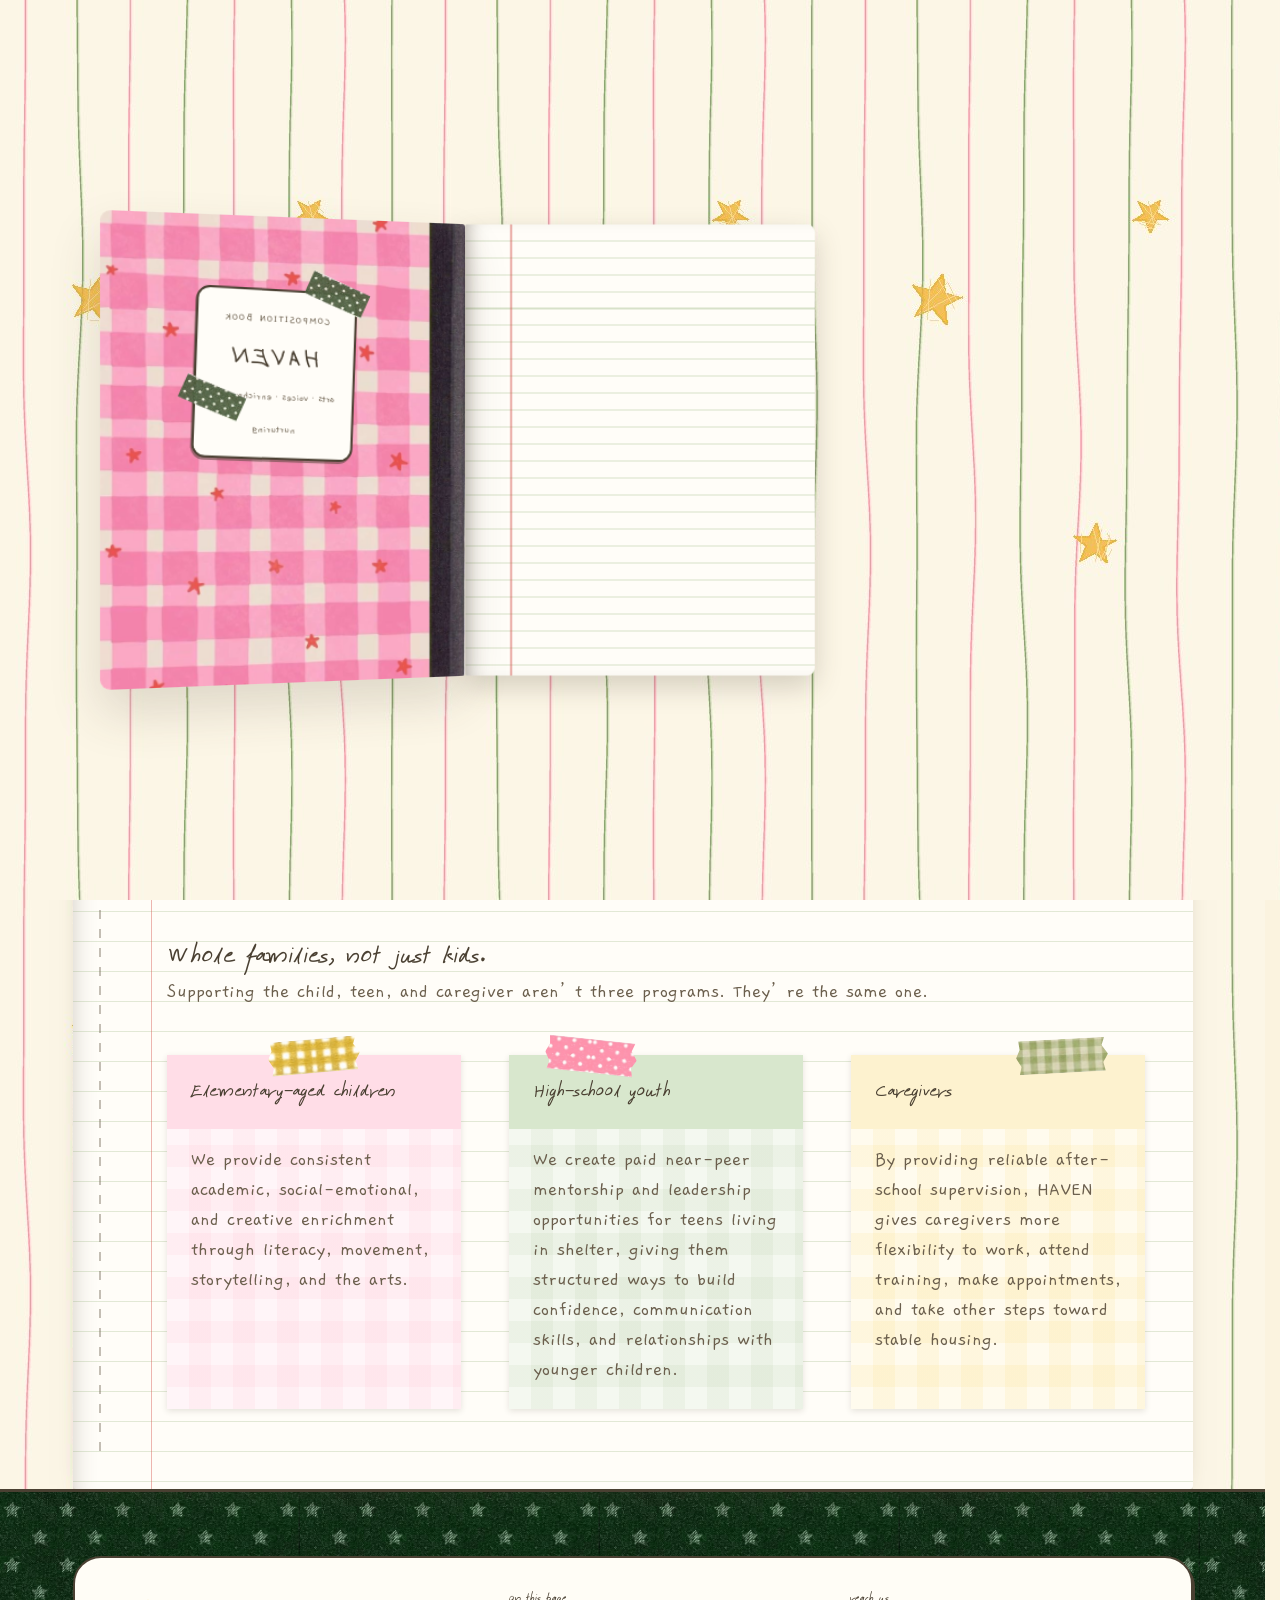
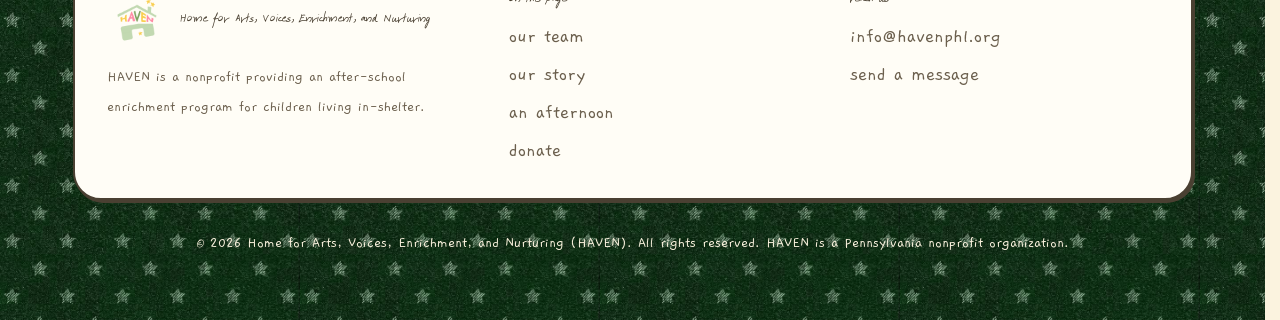
<file: programs.html>
<!DOCTYPE html>
<html lang="en">
<head>
<meta charset="utf-8">
<meta name="viewport" content="width=device-width, initial-scale=1">
<title>Our story — HAVEN</title>
<meta name="description" content="HAVEN&#39;s mission, what families at Jane Addams Place told us they needed, who we serve, and what an afternoon actually looks like.">

<link rel="icon" href="assets/logo.png">
<!-- design system tokens (colors, type, spacing, fonts, effects) -->
<link rel="stylesheet" href="styles.css">
<!-- page styles -->
<link rel="stylesheet" href="site.css">
<!-- content that fades in on scroll must still be visible without JS -->
<noscript><style>.reveal { opacity: 1 !important; transform: none !important; }</style></noscript>
<!-- The notebook cover is only shown when JS can also open it again.
     Without this flag it stays hidden and the site loads straight in. -->
<script>document.documentElement.className += ' js';</script>
</head>

<body class="is-loading">

<!-- ============================================== NOTEBOOK COVER ======== -->
<div class="book" id="book" aria-hidden="true">
  <div class="book__scene">
    <!-- the first page, waiting underneath -->
    <div class="book__page"></div>

    <!-- the cover that swings open -->
    <div class="book__cover">
      <img src="assets/illustrations/comp-book-cover-brand.jpg" alt="">
      <div class="book__label">
        <span class="book__label-kicker">composition book</span>
        <span class="book__label-name">HAVEN</span>
        <span class="book__label-sub">arts · voices · enrichment · nurturing</span>
      </div>
      <span class="book__tape book__tape--tl"></span>
      <span class="book__tape book__tape--br"></span>
    </div>
  </div>
</div>

<a class="skip-link" href="#main">skip to content</a>

<!-- ======================================================== NAV ========= -->
<header class="nav">
  <div class="container nav__inner">
    <a class="nav__brand" href="index.html">
      <img class="nav__lockup" src="assets/logo-lockup.png"
           alt="HAVEN — Home for Arts, Voices, Enrichment, and Nurturing">
    </a>

    <button class="nav__toggle" id="navToggle" aria-expanded="false" aria-controls="navLinks" aria-label="Open menu">
      <span class="nav__toggle-bars"><span></span><span></span><span></span></span>
    </button>

    <nav class="nav__links" id="navLinks" aria-label="Main">
      <a class="nav__link" href="index.html">home</a>
      <a class="nav__link is-current" href="programs.html" aria-current="page">our story</a>
      <a class="nav__link" href="afternoons.html">our afternoons</a>
      <a class="nav__link" href="about.html">our team</a>
      <a class="nav__link" href="involved.html">contact</a>
      <a class="btn btn--primary btn--sm" href="donate.html">donate</a>
    </nav>
  </div>
</header>

<main id="main">
<span id="top"></span>

<div class="container sheet">

<!-- ==================================================== MISSION ========= -->
<section class="section" id="mission">
  <div>
    <div class="mission-frame reveal">
      <div class="mission-frame__inner">
        <p class="mission-line">
          Our mission is to nurture the success of the whole family on the journey towards stable
          housing through joyful child enrichment that alleviates caregiver burdens.
        </p>
      </div>
    </div>
  </div>
</section>

<!-- ============================================ NEEDS ASSESSMENT ======== -->
<section class="section" id="needs">
  <div>
    <h2 class="display-md">What families told us they needed</h2>

    <p>
      In November 2025, we spoke with caregivers at Jane Addams Place about what would be most
      helpful for their children and families. Their responses helped shape HAVEN&rsquo;s
      programming:
    </p>

    <ul class="stat-list">
      <li class="card card--cream reveal">
        <span class="stat-list__value">100%</span>
        <span>said their children needed more support with schoolwork</span>
      </li>
      <li class="card card--cream tilt-3 reveal">
        <span class="stat-list__value">88%</span>
        <span>said after-school programming would make it easier to work, attend training, or make appointments</span>
      </li>
      <li class="card card--cream reveal">
        <span class="stat-list__value">88%</span>
        <span>said their children needed more opportunities for supervised physical activity</span>
      </li>
      <li class="card card--cream tilt-3 reveal">
        <span class="stat-list__value">88%</span>
        <span>wanted more positive, constructive activities for their children</span>
      </li>
    </ul>
  </div>
</section>

<!-- ================================================ WHO WE SERVE ======== -->
<section class="section" id="families">
  <div>
    <h2 class="display-md">Whole families, not just kids.</h2>

    <p>
      Supporting the child, teen, and caregiver aren&rsquo;t three programs. They&rsquo;re the
      same one.
    </p>

    <dl class="serves">
      <div class="serves__item serves__item--pink reveal">
        <dt>Elementary-aged children</dt>
        <dd>
          We provide consistent academic, social-emotional, and creative enrichment through
          literacy, movement, storytelling, and the arts.
        </dd>
      </div>
      <div class="serves__item serves__item--green reveal">
        <dt>High-school youth</dt>
        <dd>
          We create paid near-peer mentorship and leadership opportunities for teens living in
          shelter, giving them structured ways to build confidence, communication skills, and
          relationships with younger children.
        </dd>
      </div>
      <div class="serves__item serves__item--yellow reveal">
        <dt>Caregivers</dt>
        <dd>
          By providing reliable after-school supervision, HAVEN gives caregivers more flexibility
          to work, attend training, make appointments, and take other steps toward stable housing.
        </dd>
      </div>
    </dl>
  </div>
</section>
</div>

</main>

<!-- ====================================================== FOOTER ======== -->
<footer class="footer">
  <div class="container">
    <div class="card card--lg footer__panel">
      <div>
        <div class="footer__brand">
          <img src="assets/logo.png" alt="">
          <span class="footer__name">Home for Arts, Voices, Enrichment, and Nurturing</span>
        </div>
        <p class="muted" style="font-size: var(--text-body-sm);">
          HAVEN is a nonprofit providing an after-school enrichment program for children living
          in-shelter.
        </p>
      </div>

      <div>
        <h4>on this page</h4>
        <ul class="footer__list">
          <li><a href="about.html">our team</a></li>
          <li><a href="programs.html">our story</a></li>
          <li><a href="afternoons.html#day">an afternoon</a></li>
          <li><a href="donate.html">donate</a></li>
        </ul>
      </div>

      <div>
        <h4>reach us</h4>
        <ul class="footer__list">
          <li><a href="mailto:info@havenphl.org">info@havenphl.org</a></li>
          <li><a href="involved.html#contact">send a message</a></li>
        </ul>
      </div>
    </div>

    <p class="footer__legal">
      &copy; <span id="year">2026</span> Home for Arts, Voices, Enrichment, and Nurturing (HAVEN).
      All rights reserved. HAVEN is a Pennsylvania nonprofit organization.
    </p>
  </div>
</footer>

<div class="toast" id="toast" role="status" aria-live="polite">thanks — your message is on its way!</div>

<script src="site.js"></script>
</body>
</html>
</file>
<file: styles.css>
@import 'tokens/fonts.css';
@import 'tokens/colors.css';
@import 'tokens/typography.css';
@import 'tokens/spacing.css';
@import 'tokens/effects.css';
</file>
<file: site.css>
/* ==========================================================================
   HAVEN — marketing page styles
   Built on the HAVEN design system (styles.css + tokens/).
   Only vanilla CSS. No frameworks.
   ========================================================================== */

/* --------------------------------------------------------------------------
   PALETTE OVERRIDE — no blues on this site.
   The design system ships a sky/denim blue, but the HAVEN logo is pink,
   green and yellow only, so this page stays inside those three (plus the
   red-crayon accent, cream paper, and ink). Blue textures were recolored
   to green; the sky tokens are remapped here rather than edited in
   tokens/colors.css, so the shared design system stays intact.
   -------------------------------------------------------------------------- */
:root {
  --rule-gap: 30px;                /* spacing of the ruled lines, and the
                                      line-height of every line of body copy */
  --rule-offset: 22px;             /* nudges the ruling onto the baseline */
  --yellow-soft: #fdefc0;          /* soft tint the system was missing */
  --sky:      var(--green);        /* was #8fb3d9 */
  --sky-soft: var(--yellow-soft);  /* was #d3e4f2 */
  --denim:    #2f4a2c;             /* deep forest, matches the footer texture */
  --brand-info: var(--green);
  --focus-ring: var(--red-crayon); /* readable against pink, green and yellow */
  --tape-ink: #2f2a20;             /* dark pencil, for writing on top of tape */
}

/* --- reset ---------------------------------------------------------------- */
*, *::before, *::after { box-sizing: border-box; }
html {
  -webkit-text-size-adjust: 100%;
  scroll-behavior: smooth;

  /* Always reserve the scrollbar track, so a short page and a long one are the
     same width. */
  scrollbar-gutter: stable;
  overflow-y: scroll;          /* same effect where scrollbar-gutter is unsupported */

  /* The striped paper lives here, not on <body>. When body both owns the page
     background and carries overflow-x: hidden, the background's sizing area
     follows body's own scroll extent, so it rendered at a different scale from
     one page to the next. On <html> it is anchored to the canvas everywhere.
     The tile is 420x740 and seamless both ways, so it just repeats. */
  background-color: var(--paper-cream);
  background-image: url('assets/textures/striped-paper-brand.jpg');
  background-size: 420px auto;
  background-repeat: repeat;
}
body, h1, h2, h3, h4, p, ul, ol, figure, blockquote { margin: 0; }
ul, ol { padding: 0; list-style: none; }
img { max-width: 100%; display: block; }
button, input, textarea, select { font: inherit; color: inherit; }
a { color: inherit; }

@media (prefers-reduced-motion: reduce) {
  html { scroll-behavior: auto; }
  *, *::before, *::after {
    animation-duration: .01ms !important;
    transition-duration: .01ms !important;
  }
}

/* ==========================================================================
   TURNING THE PAGE
   A real sheet of looseleaf, swung on its binding the same way the notebook
   cover opens. Leaving a page, the leaf closes over the screen; arriving, it
   swings back off. Driven by site.js — without JavaScript the .leaf never
   gets a class and navigation is ordinary.
   ========================================================================== */
.leaf {
  display: none;
  position: fixed;
  inset: 0;
  z-index: 180;
  perspective: 2400px;
  pointer-events: none;
}
.leaf.is-closing,
.leaf.is-opening,
.is-arriving .leaf { display: block; }

.leaf__sheet {
  position: absolute;
  inset: 0;
  transform-origin: left center;
  backface-visibility: hidden;
  /* the same ruled paper as the page underneath the notebook cover */
  background-color: #fffdf8;
  background-image:
    linear-gradient(to right, transparent 0 7%, rgba(212,81,74,.45) 7% calc(7% + 2px), transparent calc(7% + 2px)),
    repeating-linear-gradient(to bottom, transparent 0 29px, rgba(123,161,93,.26) 29px 30px);
  box-shadow: 0 0 60px rgba(74,64,50,.35);
}

/* resting positions: open is swung away to the left, closed lies flat */
.leaf.is-closing .leaf__sheet {
  animation: leaf-close 440ms cubic-bezier(.5, 0, .35, 1) both;
}
.is-arriving .leaf__sheet { transform: rotateY(0deg); }
.leaf.is-opening .leaf__sheet {
  animation: leaf-open 560ms cubic-bezier(.4, .02, .2, 1) both;
}

@keyframes leaf-close {
  from { transform: rotateY(-125deg); box-shadow: -40px 0 50px rgba(74,64,50,.3); }
  to   { transform: rotateY(0deg);    box-shadow: 0 0 60px rgba(74,64,50,.35); }
}
@keyframes leaf-open {
  from { transform: rotateY(0deg);    box-shadow: 0 0 60px rgba(74,64,50,.35); }
  to   { transform: rotateY(-125deg); box-shadow: -40px 0 50px rgba(74,64,50,.25); }
}

/* someone who prefers less motion just gets the next page */
@media (prefers-reduced-motion: reduce) {
  .leaf, .is-arriving .leaf { display: none; }
}

/* --- page ----------------------------------------------------------------- */
/* the body is the desk the notebook is lying on — a shade deeper than the
   pages, so the white sheets read as paper sitting on top of it */
body {
  font-family: var(--font-body);
  /* every line of Gaegu is one size and exactly one ruled line tall, so the
     writing sits on the paper instead of drifting across it */
  font-size: var(--text-body-lg);
  line-height: var(--rule-gap);
  color: var(--text-body);
  background: transparent;     /* the paper is on <html> */
  overflow-x: hidden;
}

body::before {
  content: '';
  position: fixed;
  inset: 0;
  background: var(--paper-cream);
  opacity: .18;
  z-index: -1;
  pointer-events: none;
}

/* scroll stays locked while the notebook is still opening */
body.is-loading { overflow: hidden; }

/* ==========================================================================
   THE NOTEBOOK COVER  (loading screen)
   ========================================================================== */
.book { display: none; }
/* the cover has already been opened this visit — never render it again */
.has-opened .book,
.js.has-opened .book { display: none !important; }

.js .book {
  display: grid;
  place-items: center;
  position: fixed;
  inset: 0;
  z-index: 200;
  background-color: var(--paper-cream);
  background-image: url('assets/textures/striped-paper-brand.jpg');
  background-size: 420px auto;
}

.book__scene {
  position: relative;
  width: min(330px, 58vw);
  aspect-ratio: 736 / 951;
  perspective: 1700px;
  transform: scale(.96);
  animation: book-settle 700ms var(--ease-bounce) both;
}

@keyframes book-settle {
  from { transform: scale(.86) translateY(14px); opacity: 0; }
  to   { transform: scale(.96) translateY(0);    opacity: 1; }
}

/* the first page, waiting underneath the cover */
.book__page {
  position: absolute;
  inset: 0;
  background-color: #fffdf8;
  background-image:
    linear-gradient(to right, transparent 0 13%, rgba(212,81,74,.5) 13% calc(13% + 1.5px), transparent calc(13% + 1.5px)),
    repeating-linear-gradient(to bottom, transparent 0 15px, rgba(123,161,93,.3) 15px 16px);
  border-radius: 2px 8px 8px 2px;
  box-shadow: inset 14px 0 18px -14px rgba(74,64,50,.5), 0 10px 26px rgba(74,64,50,.22);
}

.book__cover {
  position: absolute;
  inset: 0;
  transform-origin: left center;
  transform: rotateY(0deg);
  transform-style: preserve-3d;
  border-radius: 3px 9px 9px 3px;
  overflow: hidden;
  box-shadow: 0 12px 30px rgba(74,64,50,.34);
  transition: transform 1150ms cubic-bezier(.62,.02,.2,1),
              box-shadow 1150ms var(--ease-out);
}
.book__cover img { width: 100%; height: 100%; object-fit: cover; }

/* a paper label taped over the printed one */
.book__label {
  position: absolute;
  left: 31.5%;
  top: 15.5%;
  width: 44%;
  min-height: 24%;
  display: grid;
  align-content: center;
  justify-items: center;
  gap: 2px;
  padding: 3% 2%;
  background: #fffdf8;
  border: 2px solid var(--ink);
  border-radius: 12px;
  box-shadow: 1px 2px 0 rgba(74,64,50,.5);
  transform: rotate(-2deg);
  text-align: center;
}
.book__label-kicker {
  font-family: var(--font-hand);
  font-size: clamp(.5rem, 1.5vw, .62rem);
  letter-spacing: .1em;
  text-transform: uppercase;
  color: var(--ink-soft);
}
.book__label-name {
  font-family: var(--font-display);
  font-size: clamp(1.5rem, 5.5vw, 2.4rem);
  line-height: 1;
  color: var(--ink);
}
.book__label-sub {
  font-family: var(--font-hand);
  font-size: clamp(.5rem, 1.4vw, .6rem);
  color: var(--ink-soft);
}

/* two scraps of washi holding the label down */
.book__tape {
  position: absolute;
  width: 17%;
  height: 5.5%;
  background-image: url('assets/textures/tape-green.jpg');
  background-size: auto 100%;
  opacity: .95;
}
.book__tape--tl { left: 28%; top: 13.5%; transform: rotate(-24deg); }
.book__tape--br { left: 62%; top: 36%;   transform: rotate(-24deg); }

/* --- the opening --------------------------------------------------------- */
.book.is-open .book__cover {
  transform: rotateY(-162deg);
  box-shadow: 0 22px 44px rgba(74,64,50,.16);
}
.book.is-open .book__scene { animation: book-lean 1150ms var(--ease-out) both; }

@keyframes book-lean {
  from { transform: scale(.96); }
  to   { transform: scale(1.06); }
}

.book.is-gone {
  opacity: 0;
  visibility: hidden;
  transition: opacity 520ms var(--ease-out), visibility 0s 520ms;
}

/* someone who prefers less motion just gets the site */
@media (prefers-reduced-motion: reduce) {
  .js .book { display: none; }
}

.container {
  width: min(100% - var(--space-5) * 2, var(--container-width));
  margin-inline: auto;
}

/* sections sit directly under one another — one blank ruled line between */
/* gaps between sections step by whole ruled lines, so every line of writing
   keeps landing between the rules on the paper */
.section { padding-block: 0; margin-top: calc(var(--rule-gap) * 2); }
.section--tight { padding-block: 0; }

/* ==========================================================================
   THE SHEET — one continuous page of looseleaf per page of the site.
   All the content sits on a single piece of paper: the ruling, the red
   margin rule and the stitched binding run unbroken from top to bottom.
   ========================================================================== */
.sheet {
  --sheet-margin: 78px;          /* where the red margin rule falls */

  position: relative;
  background-color: #fffdf8;
  padding: 36px var(--space-7) 60px calc(var(--sheet-margin) + var(--space-4));
  border-radius: 3px;
  box-shadow:
    0 1px 0 rgba(74,64,50,.18),
    0 14px 28px -18px rgba(74,64,50,.55),
    inset 22px 0 26px -26px rgba(74,64,50,.35);   /* shadow near the binding */
}

/* the ruling itself — behind the content, never on top of it */
.sheet::before {
  content: '';
  position: absolute;
  inset: 0;
  z-index: 0;
  pointer-events: none;
  border-radius: inherit;
  background-image:
    /* red margin rule */
    linear-gradient(to right,
      transparent 0 var(--sheet-margin),
      rgba(212,81,74,.42) var(--sheet-margin),
      rgba(212,81,74,.42) calc(var(--sheet-margin) + 1.5px),
      transparent calc(var(--sheet-margin) + 1.5px)),
    /* horizontal rules */
    repeating-linear-gradient(to bottom,
      transparent 0 calc(var(--rule-gap) - 1px),
      rgba(123,161,93,.22) calc(var(--rule-gap) - 1px),
      rgba(123,161,93,.22) var(--rule-gap));
  background-position: 0 0, 0 var(--rule-offset);
}

/* stitched binding down the left edge */
.sheet::after {
  content: '';
  position: absolute;
  left: 26px;
  top: var(--space-6);
  bottom: var(--space-6);
  width: 2px;
  z-index: 0;
  pointer-events: none;
  background-image: repeating-linear-gradient(to bottom,
    var(--ink-soft) 0 9px, transparent 9px 19px);
  opacity: .4;
}

/* content rides above the ruling */
.sheet > * { position: relative; z-index: 1; }

/* one continuous sheet per page: the ruling, margin rule and stitched binding
   run unbroken from the top of the content to the bottom */
.sheet > .section:first-child,
.sheet > .hero:first-child { margin-top: 0; }
/* the first block on the afternoons page sits a line higher up the paper */
.sheet > #day:first-child { margin-top: -18px; }
/* Meet the Team opens the about page — lift it the same way */
.sheet > #team:first-child { margin-top: -8px; }

/* sections are just spacing now — they carry no paper of their own */
.sheet > section { position: relative; z-index: 1; }

/* --- typography ----------------------------------------------------------- */
h1, h2, h3, h4 {
  font-family: var(--font-display);
  color: var(--text-heading);
  line-height: var(--leading-tight);
  font-weight: 400;
}
.display-xl { font-size: var(--text-display-xl); }
.display-lg { font-size: var(--text-display-lg); }
.display-md { font-size: var(--text-display-md); }
.heading-md { font-size: var(--text-heading-md); font-family: var(--font-display); }

/* .lede used to be the larger size — now it just constrains the measure */
.lede { max-width: 58ch; }

/* one size for every line of body copy on the paper */
.sheet p,
.sheet li,
.sheet blockquote,
.sheet label,
.sheet input,
.sheet textarea,
.sheet select {
  font-size: var(--text-body-lg);
  line-height: var(--rule-gap);
}

/* paragraphs step by whole ruled lines, so the rhythm never breaks */
.sheet p + p { margin-top: var(--rule-gap); }
.muted { color: var(--ink-soft); }
.eyebrow {
  font-family: var(--font-hand);
  font-size: var(--text-label);
  letter-spacing: var(--tracking-wide);
  color: var(--ink-soft);
}

/* skip link */
.skip-link {
  position: absolute;
  left: var(--space-4);
  top: -100px;
  z-index: 100;
  background: var(--yellow);
  color: var(--ink);
  border: 2.5px solid var(--ink);
  border-radius: var(--radius-pill);
  padding: var(--space-2) var(--space-4);
  transition: top var(--duration-fast) var(--ease-out);
}
.skip-link:focus { top: var(--space-4); }

/* consistent focus treatment */
a:focus-visible,
button:focus-visible,
input:focus-visible,
textarea:focus-visible,
select:focus-visible {
  outline: 3px solid var(--focus-ring);
  outline-offset: 3px;
}

/* --- buttons: strips of washi tape ---------------------------------------- */
/*
   Every button is a piece of tape stuck to the page: real scanned tape as the
   background, hand-torn ends, a slight tilt, and a soft shadow so it sits on
   the paper rather than floating above it.

   The tape lives on ::before rather than the button itself. Clipping the torn
   ends would also clip the keyboard focus ring, so the button box stays a plain
   rectangle and only the pseudo-element gets cut.
*/
.btn {
  position: relative;
  isolation: isolate;
  display: inline-flex;
  align-items: center;
  justify-content: center;
  gap: var(--space-2);
  font-family: var(--font-hand);
  font-weight: 700;
  font-size: var(--text-body-md);
  letter-spacing: var(--tracking-wide);
  text-decoration: none;
  cursor: pointer;
  border: none;
  border-radius: 0;
  background: none;
  padding: var(--space-3) var(--space-6);
  color: var(--tape-ink);
  text-shadow: 0 1px 0 rgba(255, 253, 246, .55);
  transform: rotate(-1.2deg);
  transition:
    transform var(--duration-med) var(--ease-bounce),
    filter var(--duration-med) var(--ease-out);
}

.btn::before {
  content: '';
  position: absolute;
  inset: 0;
  z-index: -2;
  background-image: var(--tape, url('assets/textures/tape-cream.jpg'));
  background-repeat: repeat-x;
  background-position: center;
  background-size: auto 100%;
  /* hand-torn left and right ends */
  clip-path: polygon(
    3px 0%, calc(100% - 2px) 0%,
    calc(100% - 5px) 17%, 100% 38%,
    calc(100% - 3px) 60%, calc(100% - 1px) 82%,
    calc(100% - 4px) 100%, 2px 100%,
    5px 79%, 0px 57%, 4px 33%, 1px 15%
  );
  filter: drop-shadow(1px 2px 2px rgba(74, 64, 50, .3));
  transition: filter var(--duration-med) var(--ease-out);
}

/* --- the corner peels ------------------------------------------------------
   On hover the top-right corner lifts and folds back over the tape, the way a
   piece of washi does when you start picking at it. The flap is a triangle
   folded along the diagonal, so it covers exactly the patch it came from —
   no need to fake a hole in the tape underneath.
   -------------------------------------------------------------------------- */
.btn::after {
  content: '';
  position: absolute;
  top: -1px;
  right: -1px;
  width: 26px;
  height: 26px;
  z-index: -1;
  pointer-events: none;
  /* the triangle: fold runs top-left to bottom-right, tip at top-right */
  clip-path: polygon(100% 0, 0 0, 100% 100%);
  /* dark along the fold, catching the light out at the lifted tip */
  background-image: linear-gradient(45deg,
    rgba(126, 114,  94, .82)  0%,
    rgba(214, 203, 180, .92) 34%,
    rgba(253, 250, 240, .97) 68%,
    rgba(255, 253, 246, .99) 100%);
  filter: drop-shadow(-2px 3px 2px rgba(74, 64, 50, .32));
  transform-origin: 100% 0;
  transform: scale(.05) rotate(-14deg);
  opacity: 0;
  transition:
    transform 300ms var(--ease-bounce),
    opacity 140ms var(--ease-out);
}

.btn:hover::after,
.btn:focus-visible::after {
  transform: scale(1) rotate(0deg);
  opacity: 1;
}
.btn--lg::after { width: 32px; height: 32px; }
.btn--sm::after { width: 20px; height: 20px; }

/* pressing it puts the corner back down */
.btn:active::after { transform: scale(.55) rotate(-6deg); transition-duration: 90ms; }

/* hover: the tape lifts and settles straighter, like it's being repositioned */
.btn:hover { transform: translateY(-2px) rotate(.4deg); }
.btn:hover::before { filter: drop-shadow(2px 4px 4px rgba(74, 64, 50, .34)); }
.btn:active { transform: translateY(1px) rotate(-1.2deg) scale(.97); }
.btn:active::before { filter: drop-shadow(1px 1px 1px rgba(74, 64, 50, .3)); }

.btn:disabled { opacity: .5; cursor: not-allowed; transform: none; }
.btn:disabled::before { filter: none; }
.btn:disabled::after { display: none; }

/* no peeling for anyone who asked for less motion */
@media (prefers-reduced-motion: reduce) {
  .btn::after { display: none; }
}

/* the focus ring needs the unclipped button box, so it is drawn here */
.btn:focus-visible { outline: 3px solid var(--focus-ring); outline-offset: 4px; }

.btn--primary   { --tape: url('assets/textures/tape-pink.jpg'); }
.btn--accent    { --tape: url('assets/textures/tape-yellow.jpg'); transform: rotate(1.4deg); }
.btn--ghost     { --tape: url('assets/textures/tape-cream.jpg'); }
.btn--secondary {
  --tape: url('assets/textures/tape-green.jpg');
  color: var(--paper);
  text-shadow: 0 1px 2px rgba(28, 34, 20, .85);
}
.btn--accent:hover  { transform: translateY(-2px) rotate(-.4deg); }
.btn--accent:active { transform: translateY(1px) rotate(1.4deg) scale(.97); }

.btn--lg { font-size: var(--text-body-lg); padding: var(--space-4) var(--space-7); }
.btn--sm { font-size: var(--text-body-sm); padding: var(--space-2) var(--space-5); }

/* --- cards ---------------------------------------------------------------- */
.card {
  background: var(--surface-card);
  border: 2.5px solid var(--border-ink);
  border-radius: var(--radius-md);
  box-shadow: var(--shadow-crayon);
  padding: var(--space-5);
}
.card--lg { border-radius: var(--radius-lg); padding: var(--space-6); }
.card--cream { background: var(--paper-cream); }
.card--pink  { background: var(--pink-soft); }
.card--green { background: var(--green-soft); }
.card--yellow { background: var(--yellow-soft); }

/* hand-placed tilt — applied to some cards, never all */
.tilt-1 { transform: rotate(var(--rotate-sticker-1)); }
.tilt-2 { transform: rotate(var(--rotate-sticker-2)); }
.tilt-3 { transform: rotate(var(--rotate-sticker-3)); }

.card.wobble {
  transition: transform var(--duration-med) var(--ease-bounce),
              box-shadow var(--duration-med) var(--ease-out);
}
.card.wobble:hover { transform: translateY(-4px) rotate(-1.5deg); box-shadow: 4px 6px 0 var(--ink); }
.card.tilt-2.wobble:hover { transform: translateY(-4px) rotate(2.5deg); }

/* --- sticker label (washi tape) ------------------------------------------- */
.sticker {
  display: inline-block;
  font-family: var(--font-hand);
  font-weight: 700;
  font-size: var(--text-label);
  color: var(--ink);
  padding: var(--space-1) var(--space-4);
  border: 2px solid var(--ink);
  border-radius: var(--radius-sm);
  box-shadow: var(--shadow-crayon-sm);
  background-image: url('assets/textures/washi-tape-green-gingham.jpg');
  background-size: cover;
  background-position: center;
  transform: rotate(-4deg);
}
.sticker--yellow { background-image: none; background-color: var(--yellow); }
.sticker--pink   { background-image: none; background-color: var(--pink-soft); transform: rotate(3deg); }

/* --- badges / tags -------------------------------------------------------- */
.tag {
  display: inline-block;
  font-family: var(--font-hand);
  font-size: var(--text-body-sm);
  padding: 2px var(--space-3);
  border: 2px solid var(--ink);
  border-radius: var(--radius-pill);
  background: var(--paper-cream);
}

/* --- doodles -------------------------------------------------------------- */
/* source illustrations sit on white paper — multiply drops them onto cream */
.doodle { mix-blend-mode: multiply; }

/* ==========================================================================
   NAV
   ========================================================================== */
.nav {
  position: relative;
  z-index: 20;
  padding-block: var(--space-4);
  border-bottom: 2.5px dashed var(--border-soft);
  background: rgba(255, 253, 246, .9);
}
.nav__inner {
  display: flex;
  align-items: center;
  gap: var(--space-6);
}
.nav__brand {
  display: flex;
  align-items: center;
  gap: var(--space-2);
  text-decoration: none;
  margin-right: auto;
}
.nav__logo { width: 54px; height: 54px; object-fit: contain; }
.nav__lockup { height: 44px; width: auto; }
.nav__wordmark {
  font-family: var(--font-display);
  font-size: var(--text-heading-md);
  color: var(--ink);
  line-height: 1;
}
.nav__links {
  display: flex;
  align-items: center;
  gap: var(--space-5);
}
.nav__link {
  font-family: var(--font-hand);
  font-size: var(--text-body-md);
  text-decoration: none;
  color: var(--ink);
  padding-bottom: 2px;
  border-bottom: 2.5px solid transparent;
  transition: border-color var(--duration-fast) var(--ease-out),
              transform var(--duration-med) var(--ease-bounce);
}
.nav__link:hover { border-bottom-color: var(--pink); transform: translateY(-2px) rotate(-1deg); }

/* the page you're on is underlined in crayon and sits a touch heavier */
.nav__link.is-current {
  border-bottom-color: var(--green);
  border-bottom-style: solid;
  font-weight: 700;
}

.nav__toggle {
  display: none;
  background: #fff;
  border: 2.5px solid var(--ink);
  border-radius: var(--radius-sm);
  box-shadow: var(--shadow-crayon-sm);
  padding: 6px 10px;
  cursor: pointer;
  font-family: var(--font-hand);
}
.nav__toggle-bars { display: block; width: 22px; }
.nav__toggle-bars span {
  display: block;
  height: 2.5px;
  background: var(--ink);
  border-radius: 2px;
  margin: 4px 0;
}

/* ==========================================================================
   HERO
   ========================================================================== */
.hero { padding-block: 0; position: relative; }
.hero__grid {
  display: grid;
  grid-template-columns: 1.05fr .95fr;
  gap: var(--space-8);
  align-items: center;
}
/* the copy column now carries the problem list too, so it needs its own rhythm */
.hero__copy > * + * { margin-top: var(--rule-gap); }
.hero__title { margin-bottom: var(--space-4); }
.hero__title em { font-style: normal; color: var(--pink); }
.hero__mission {
  margin-block: var(--space-4) var(--space-6);
  padding-left: var(--space-4);
  border-left: 4px solid var(--green);
}
.hero__actions { display: flex; flex-wrap: wrap; gap: var(--space-4); align-items: center; }
.hero__note { font-size: var(--text-body-sm); color: var(--ink-soft); margin-top: var(--space-4); }

.hero__art { position: relative; display: grid; justify-items: start; align-content: start; align-self: start; }
.hero__art-card {
  background: #fff;
  border: 2.5px solid var(--ink);
  border-radius: var(--radius-lg);
  box-shadow: 4px 6px 0 var(--ink);
  padding: var(--space-4);
  transform: rotate(2deg);
  max-width: 380px;
}
.hero__art-card img { border-radius: var(--radius-sm); }
.hero__sticker {
  position: absolute;
  top: -18px;
  left: 4%;
  z-index: 2;
}
.hero__art-mini {
  position: absolute;
  bottom: -34px;
  /* anchored to the logo rather than the right edge, so it follows it left */
  left: 62%;
  right: auto;
  width: 128px;
  background: #fff;
  border: 2.5px solid var(--ink);
  border-radius: var(--radius-md);
  box-shadow: var(--shadow-crayon);
  padding: 6px;
  transform: rotate(-6deg);
}

/* ==========================================================================
   SECTION HEADERS
   ========================================================================== */
.section-head { max-width: 62ch; margin-bottom: var(--space-7); }
.section-head .eyebrow { display: block; margin-bottom: var(--space-2); }
.section-head p { margin-top: var(--space-3); font-size: var(--text-body-lg); }

/* ==========================================================================
   ABOUT
   ========================================================================== */

.about__text p + p { margin-top: var(--space-4); }

/* ==========================================================================
   PROGRAM PILLARS
   ========================================================================== */
.pillars {
  display: grid;
  grid-template-columns: repeat(3, 1fr);
  gap: var(--space-6);
}
/* let the heading, the intro line and the cards breathe. Both gaps are whole
   multiples of the ruled line, so the writing keeps landing between the rules. */
/* the display heading's own line box isn't a whole ruled line tall, which
   left this paragraph sitting hard against a rule — nudge it clear. */
#day h2 { margin-bottom: calc(var(--rule-gap) - 11px); }
/* tighter under the prongs heading. Kept at zero rather than a half-line so the
   paragraph below still lands between the rules on the paper. */
#programs h2 { margin-bottom: 0; }
/* the prongs sit a little closer to the schedule above them */
#programs { margin-top: 44px; }
#programs > div > p { margin-bottom: var(--rule-gap); }
#programs .pillars { margin-top: 0; }
.pillar { display: flex; flex-direction: column; }
.pillar__art {
  border: 2.5px solid var(--ink);
  border-radius: var(--radius-sm);
  overflow: hidden;
  margin-bottom: var(--space-4);
  aspect-ratio: 4 / 3;
}
.pillar__art img { width: 100%; height: 100%; object-fit: cover; }
.pillar h3 { font-size: var(--text-heading-lg); margin-bottom: var(--space-2); }
.pillar p { margin-bottom: var(--space-4); }
.pillar__list { margin-top: auto; display: flex; flex-wrap: wrap; gap: var(--space-2); }

/* ==========================================================================
   LISTENING / NEEDS ASSESSMENT
   ========================================================================== */
.listen__grid {
  display: grid;
  grid-template-columns: .85fr 1.15fr;
  gap: var(--space-8);
  align-items: start;
}

.pull-quote {
  background: var(--pink-soft);
  position: sticky;
  top: var(--space-5);
}
.pull-quote blockquote {
  font-family: var(--font-display);
  font-size: var(--text-heading-lg);
  line-height: var(--leading-snug);
  color: var(--ink);
}
.pull-quote figcaption {
  margin-top: var(--space-4);
  font-size: var(--text-body-md);
  color: var(--ink-soft);
}

.stat-list { display: grid; gap: var(--space-4); margin-top: var(--space-5); }
.stat-list li {
  display: grid;
  grid-template-columns: auto 1fr;
  gap: var(--space-4);
  align-items: center;
  padding: var(--space-4) var(--space-5);
}
.stat-list__value {
  font-family: var(--font-display);
  font-size: var(--text-heading-lg);
  color: var(--green-deep);
  line-height: 1;
}

/* ==========================================================================
   TEAM
   ========================================================================== */
.team {
  display: grid;
  grid-template-columns: repeat(3, 1fr);
  gap: var(--space-6);
}
.team__card { display: flex; flex-direction: column; gap: var(--space-3); }
.team__card h3 { font-size: var(--text-heading-lg); }
.team__card .tag { align-self: flex-start; background: var(--green-soft); }

/* the address sits under the role as a pink button, shaped like the role tag
   beside it so the two read as a pair */
.team__email {
  align-self: flex-start;
  display: inline-block;
  padding: 2px var(--space-3);
  border: 2px solid var(--ink);
  border-radius: var(--radius-pill);
  background: var(--pink-soft);
  font-family: var(--font-hand);
  font-size: var(--text-body-sm);
  color: var(--text-heading);
  text-decoration: none;
  overflow-wrap: anywhere;      /* dleohansson@ is long in a narrow card */
  transition: transform 140ms var(--ease-out), box-shadow 140ms var(--ease-out);
}
.team__email:hover {
  transform: translateY(-2px) rotate(-1.2deg);
  box-shadow: 2px 3px 0 var(--ink);
}

/* the advisor sits below the three directors and runs the full width of the
   looseleaf, so the grid gives it every column */
.team__card--wide {
  grid-column: 1 / -1;
  /* photo beside the text rather than above it, since the card is wide.
     stretch, so the photo and the text finish on the same line */
  flex-direction: row;
  align-items: stretch;
  gap: var(--space-6);
}
/* The frame takes its width from the grid and its height from the text beside
   it, and the photo fills it absolutely. Stretching the <img> directly let its
   own aspect ratio drive the card, so the picture ran longer than the words. */
.team__card--wide .team__photo-frame {
  position: relative;
  flex: 0 0 auto;
  /* exactly as wide as a director's photo: this card spans all three grid
     columns, so one column of its content box is 100%/3, less the card padding
     a narrow card would have on either side */
  width: calc(100% / 3 - var(--space-6) * 2);
  align-self: stretch;
}
.team__card--wide .team__photo {
  position: absolute;
  inset: 0;
  width: 100%;
  height: 100%;
  aspect-ratio: auto;
  object-fit: cover;
  object-position: 50% 30%;
  margin-bottom: 0;
}
.team__card--wide .team__card-body {
  display: flex;
  flex-direction: column;
  gap: var(--space-3);
  max-width: 72ch;
}
/* Advisor keeps the directors' green, the Penn GSE title is pink. Both need
   more horizontal padding than a short tag: the pill's cap radius is half its
   height, so at the default padding the curve clips the first and last words. */
.team__card--wide .tag {
  padding: 3px var(--space-5);
  background: var(--pink-soft);
  color: var(--text-heading);
}
.team__card--wide .tag--advisor { background: var(--green-soft); }

/* the card has its own white ground, so the looseleaf ruling never shows
   through it — the blurb can close up tighter than the page's baseline grid */
.team__card--wide .team__card-body p { line-height: var(--leading-snug); }
/* two tags on the advisor card — they wrap rather than stretch the card */
.team__tags { display: flex; flex-wrap: wrap; gap: var(--space-2); }
.team__card--wide .team__tags .tag { align-self: flex-start; }
/* childhood photos, square so the three cards line up whatever the original
   aspect ratio was */
.team__photo {
  width: 100%;
  aspect-ratio: 1;
  object-fit: cover;
  border: 2.5px solid var(--ink);
  border-radius: var(--radius-sm);
  margin-bottom: var(--space-2);
}


/* ==========================================================================
   GET INVOLVED
   ========================================================================== */
.involve {
  display: grid;
  grid-template-columns: repeat(3, 1fr);
  gap: var(--space-6);
}
.involve__card { display: flex; flex-direction: column; gap: var(--space-3); }
.involve__card h3 { font-size: var(--text-heading-lg); }
.involve__card ul { display: grid; gap: var(--space-2); }
.involve__card li { display: flex; gap: var(--space-2); font-size: var(--text-body-sm); }
.involve__card li::before { content: '✦'; color: var(--green-deep); flex: 0 0 auto; }
.involve__card .btn { margin-top: auto; align-self: flex-start; }

/* ==========================================================================
   DONATE BAND
   ========================================================================== */
.donate { text-align: center; }
.donate__panel {
  max-width: 720px;
  margin-inline: auto;
  background: var(--paper);
  text-align: center;
}
.donate__panel p { margin-block: var(--space-4) var(--space-6); font-size: var(--text-body-lg); }
.donate__actions { display: flex; gap: var(--space-4); justify-content: center; flex-wrap: wrap; }

/* the caregiver quote under the donate button — no box, and set at exactly
   the same size as the paragraph above it */
.donate__quote {
  margin: var(--space-6) auto 0;
  max-width: 62ch;
}
.donate__quote blockquote {
  font-family: var(--font-body);
  font-size: var(--text-body-lg);
  line-height: var(--rule-gap);
  color: var(--text-body);
}
.donate__quote figcaption {
  margin-top: var(--rule-gap);
  font-family: var(--font-display);
  font-size: var(--text-display-md);
  line-height: var(--leading-snug);
  color: var(--ink-soft);
}

/* the legal notes live on the paper below the panel, quieter than the rest */
.donate__legal {
  max-width: 62ch;
  margin: var(--space-5) auto 0;
  text-align: center;
  font-size: var(--text-body-sm) !important;
  line-height: var(--leading-normal) !important;
  color: var(--ink-soft);
}

/* ==========================================================================
   CONTACT
   ========================================================================== */
.contact__grid {
  display: grid;
  grid-template-columns: .85fr 1.15fr;
  gap: var(--space-8);
  align-items: start;
}
.contact__aside p + p { margin-top: var(--space-4); }
.contact__detail {
  margin-top: var(--space-5);
  display: grid;
  gap: var(--space-3);
  font-size: var(--text-body-md);
}
.contact__detail strong { font-family: var(--font-hand); color: var(--ink); }

.form { display: grid; gap: var(--space-5); }
.field { display: grid; gap: var(--space-2); }
.field > label {
  font-family: var(--font-hand);
  font-weight: 700;
  color: var(--ink);
  font-size: var(--text-body-md);
}
.field input,
.field textarea,
.field select {
  font-family: var(--font-body);
  font-size: var(--text-body-md);
  background: #fff;
  border: 2.5px solid var(--ink);
  border-radius: var(--radius-md);
  padding: var(--space-3) var(--space-4);
  box-shadow: var(--shadow-crayon-sm);
  transition: transform var(--duration-fast) var(--ease-out);
}
.field textarea { resize: vertical; min-height: 130px; }
.field input:focus, .field textarea:focus, .field select:focus { transform: translateY(-1px); }
.field[data-invalid='true'] input,
.field[data-invalid='true'] textarea,
.field[data-invalid='true'] select { border-color: var(--red-crayon); }
.field__error {
  font-size: var(--text-body-sm);
  color: var(--red-crayon);
  min-height: 0;
  display: none;
}
.field[data-invalid='true'] .field__error { display: block; }

.form__row { display: grid; grid-template-columns: 1fr 1fr; gap: var(--space-5); }
.form__foot { display: flex; align-items: center; gap: var(--space-4); flex-wrap: wrap; }
.form__note { font-size: var(--text-body-sm); color: var(--ink-soft); }

/* toast */
.toast {
  position: fixed;
  left: 50%;
  bottom: var(--space-6);
  transform: translate(-50%, 200%) rotate(-1.5deg);
  background: var(--yellow);
  border: 2.5px solid var(--ink);
  border-radius: var(--radius-pill);
  box-shadow: var(--shadow-crayon);
  padding: var(--space-3) var(--space-6);
  font-family: var(--font-hand);
  font-weight: 700;
  color: var(--ink);
  z-index: 60;
  /* Parking it with a percentage translate left a sliver of the rounded top
     edge above the bottom of the window. Hiding it outright means the height
     maths can never leak it again. */
  opacity: 0;
  visibility: hidden;
  transition:
    transform var(--duration-med) var(--ease-bounce),
    opacity var(--duration-fast) var(--ease-out),
    visibility 0s var(--duration-med);
}
.toast.is-visible {
  transform: translate(-50%, 0) rotate(-1.5deg);
  opacity: 1;
  visibility: visible;
  transition:
    transform var(--duration-med) var(--ease-bounce),
    opacity var(--duration-fast) var(--ease-out),
    visibility 0s;
}

/* ==========================================================================
   FOOTER
   ========================================================================== */
.footer {
  background-image: url('assets/textures/forest-stars-pattern.jpg');
  background-size: 300px;
  border-top: 3px solid var(--ink);
  padding-block: var(--space-8);
  color: var(--paper);
}
.footer__panel {
  background: var(--paper);
  color: var(--text-body);
  display: grid;
  grid-template-columns: 1.2fr 1fr 1fr;
  gap: var(--space-6);
}
.footer__brand { display: flex; align-items: center; gap: var(--space-3); margin-bottom: var(--space-3); }
.footer__brand img { width: 60px; }
.footer__name {
  font-family: var(--font-display);
  font-size: var(--text-heading-sm);
  line-height: var(--leading-tight);
  color: var(--text-heading);
}
.footer h4 { font-size: var(--text-heading-sm); margin-bottom: var(--space-3); }
.footer__list { display: grid; gap: var(--space-2); font-size: var(--text-body-sm); }
.footer__list a { text-decoration: none; border-bottom: 2px solid transparent; }
.footer__list a:hover { border-bottom-color: var(--pink); }
.footer__legal {
  margin-top: var(--space-6);
  text-align: center;
  font-size: var(--text-body-sm);
  color: var(--paper-cream);
  text-shadow: 0 1px 3px rgba(24, 46, 22, .85);
}

/* ==========================================================================
   SCROLL REVEAL
   ========================================================================== */
.reveal { opacity: 0; transform: translateY(18px); }
.reveal.is-in {
  opacity: 1;
  transform: none;
  transition: opacity 500ms var(--ease-out), transform 500ms var(--ease-out);
}
/* keep the hand-placed tilts once revealed */
.reveal.tilt-1.is-in { transform: rotate(var(--rotate-sticker-1)); }
.reveal.tilt-2.is-in { transform: rotate(var(--rotate-sticker-2)); }
.reveal.tilt-3.is-in { transform: rotate(var(--rotate-sticker-3)); }

@media (prefers-reduced-motion: reduce) {
  .reveal { opacity: 1; transform: none; }
}

/* ==========================================================================
   HOME PAGE
   ========================================================================== */
/* the three problems, hand-numbered down the margin */
.numbered {
  display: grid;
  gap: 2px;
  margin-top: var(--space-4);
  max-width: 56ch;
}
.numbered li {
  display: grid;
  grid-template-columns: auto 1fr;
  gap: var(--space-3);
  align-items: center;
  font-size: var(--text-body-lg);
  /* the list runs tighter than the ruled body copy around it */
  line-height: var(--leading-snug);
}
.numbered__n {
  /* two flat paper stars layered, one pair of brand colours each, number on top */
  font-family: var(--font-display);
  font-size: var(--text-heading-md);
  line-height: 1;
  /* darker than the body ink so the digit reads against the star */
  color: var(--tape-ink);
  width: 54px;
  height: 54px;
  display: grid;
  place-items: center;
  background: url('assets/shapes/star-yellow.svg') center / contain no-repeat;
  text-shadow: 0 1px 0 rgba(255, 253, 246, .7);
}
.numbered li:nth-child(2) .numbered__n { background-image: url('assets/shapes/star-pink.svg'); }
.numbered li:nth-child(3) .numbered__n { background-image: url('assets/shapes/star-green.svg'); }

/* the three objectives */
.objective { display: flex; flex-direction: column; gap: var(--space-4); }
.objective .tag {
  align-self: flex-start;
  font-weight: 700;
  background: var(--paper-cream);
}
.objective p { font-size: var(--text-body-lg); }

/* the closing statement, set on a dashed note card.
   Drawn in CSS rather than stretched from the image: a dashed rounded
   rectangle is exactly what CSS borders do, so the dashes stay evenly spaced
   and the corners keep their radius at every width. Colours sampled from the
   reference: #fdf3e7 paper, #ad8951 stitching. */
.closing-line {
  font-family: var(--font-display) !important;
  font-size: var(--text-display-md) !important;
  line-height: var(--leading-snug) !important;
  color: var(--text-heading);

  width: min(100%, 74ch);
  margin: var(--space-8) auto 0;
  padding: var(--space-7) var(--space-7);
  text-align: center;

  /* soft pink ground with a fine staggered dot grid, drawn as two offset
     radial-gradient tiles rather than an image, so it stays crisp at any size */
  background-color: #ffe8e7;
  background-image:
    radial-gradient(circle 2.4px at 50% 50%, rgba(74, 64, 50, .12) 96%, transparent 100%),
    radial-gradient(circle 2.4px at 50% 50%, rgba(74, 64, 50, .12) 96%, transparent 100%);
  background-size: 26px 26px;
  background-position: 0 0, 13px 13px;
  border: 3px dashed var(--pink);
  border-radius: 34px;
}

/* ==========================================================================
   CUT-OUT DOODLES
   These drawings have had their white paper knocked out, so they sit straight
   on the page like stickers instead of inside a white frame.
   ========================================================================== */
.art-bare {
  background: none;
  border: none;
  box-shadow: none;
  padding: 0;
  max-width: 340px;
}
.art-bare img { border-radius: 0; }

/* The HAVEN mark in the hero runs much larger than the other cut-outs.
   It uses logo-mark.png — the same logo with its transparent margin trimmed
   off, so the artwork fills the box instead of floating in 35% empty space. */
.hero__art-card.art-bare {
  max-width: 100%;
  align-self: start;
  /* Nudge the logo down so its top edge meets the cap height of the headline
     rather than the top of its line box — a line of display type carries a
     good deal of empty space above the letters. One number to tune. */
  margin-top: var(--logo-drop, 34px);
  margin-left: var(--logo-shift, 42px);   /* sits it right of the column edge */
}

.cutout {
  /* the frames used multiply to hide their white box — a cut-out doesn't
     need it, and multiply would only muddy the colours against the paper */
  mix-blend-mode: normal;
  filter: drop-shadow(1px 3px 2px rgba(74, 64, 50, .22));
}

/* ==========================================================================
   ONE SIZE FOR EVERY LINE OF GAEGU
   Body copy was set at three different sizes depending on where it sat.
   Every line of running text is now the same size and exactly one ruled
   line tall, so nothing looks shrunken next to its neighbours.

   Chips keep their small size on purpose — tags, the eyebrow labels and the
   sticker labels are labels, not prose.
   ========================================================================== */
.sheet p,
.sheet li,
.sheet blockquote,
.sheet figcaption,
.sheet label,
.sheet input,
.sheet textarea,
.sheet select,
.sheet .lede,
.sheet .muted,
.serves dd,
.day-card__list p,
.hero__note,
.fact__label,
.involve__card li,
.contact__detail,
.form__note,
.field__error,
.pull-quote figcaption,
.stat-list li,
.footer__panel p,
.footer__list {
  font-size: var(--text-body-lg);
  line-height: var(--rule-gap);
}
.numbered li { line-height: var(--leading-snug); }

/* the one exception worth keeping small: the legal line under the footer */
.footer__legal { font-size: var(--text-body-sm); line-height: var(--leading-normal); }

/* !important on the donate fine print used to force it smaller */


/* ==========================================================================
   THE PROBLEM — the caregiver's words alongside what the shelters can't do
   ========================================================================== */
.problem__grid {
  display: grid;
  grid-template-columns: .9fr 1.1fr;
  gap: var(--space-7);
  align-items: center;
}

.problem__quote { box-shadow: 3px 4px 0 var(--ink); }
.problem__quote blockquote {
  font-family: var(--font-display);
  font-size: clamp(1.15rem, 2vw, 1.5rem);
  line-height: var(--leading-snug);
  color: var(--ink);
}
.problem__quote figcaption {
  margin-top: var(--space-4);
  color: var(--ink-soft);
}

/* ==========================================================================
   SNAPSHOTS — photographs taped into the notebook under the logo
   Prints on white stock, each at its own angle with a scrap of washi across
   the top, overlapped like a handful of photos dropped onto the page so the
   pile stays shallow rather than running down the margin.
   ========================================================================== */
.snaps {
  display: flex;
  flex-wrap: nowrap;              /* they must stay on one line to overlap */
  justify-content: center;
  align-items: flex-start;
  margin: var(--space-6) 0 0 -18px;   /* the -18px sits them left of centre */
  padding: 0 0 var(--space-6);
  list-style: none;
}
.snaps__item {
  position: relative;
  flex: 0 0 auto;
  width: min(58%, 238px);
  padding: var(--space-3) var(--space-3) var(--space-4);
  background: #fffdf8;
  box-shadow: 2px 4px 12px rgba(74, 64, 50, .26);
}
/* each print after the first lies corner-over-corner on the one before:
   shifted right and down, so its top-left corner covers the other's
   bottom-right, the way photos land when you drop them on a page */
.snaps__item + .snaps__item { margin-left: -9%; }
.snaps__item img {
  width: 100%;
  aspect-ratio: 4 / 3;
  object-fit: cover;
  display: block;
}

/* a scrap of washi holding each print down, torn at both ends */
.snaps__item::before {
  content: '';
  position: absolute;
  top: -13px;
  left: 50%;
  width: 78px;
  height: 28px;
  background-image: url('assets/textures/tape-pink.jpg');
  background-size: cover;
  background-position: center;
  clip-path: polygon(
    3px 0%, calc(100% - 3px) 0%,
    calc(100% - 6px) 24%, 100% 50%,
    calc(100% - 5px) 74%, calc(100% - 3px) 100%,
    3px 100%, 5px 76%, 0px 50%, 4px 26%
  );
  filter: drop-shadow(1px 2px 2px rgba(74, 64, 50, .28));
  transform: translateX(-50%) rotate(-4deg);
}

/* angle, depth and a different roll of tape for each */
.snaps__item--a { transform: rotate(-6.5deg); z-index: 1; }
.snaps__item--b { transform: rotate(5.5deg); z-index: 2; margin-top: 84px; }
.snaps__item--c { transform: rotate(-4deg); z-index: 3; margin-top: 168px; }
.snaps__item--b::before {
  background-image: url('assets/textures/tape-gingham-yellow-brand.jpg');
  transform: translateX(-50%) rotate(5deg);
}
.snaps__item--c::before {
  background-image: url('assets/textures/tape-green-gingham.jpg');
  transform: translateX(-50%) rotate(-2deg);
}

/* lift whichever one you point at clear of the pile */
.snaps__item { transition: transform 180ms var(--ease-out), box-shadow 180ms var(--ease-out); }
.snaps__item:hover { z-index: 4; box-shadow: 3px 7px 18px rgba(74, 64, 50, .32); }
.snaps__item--a:hover { transform: rotate(-6.5deg) translateY(-6px) scale(1.02); }
.snaps__item--b:hover { transform: rotate(5.5deg) translateY(-6px) scale(1.02); }
.snaps__item--c:hover { transform: rotate(-4deg) translateY(-6px) scale(1.02); }

/* ==========================================================================
   NOTE BOX — a yellow gingham panel for the one line that should read as a
   statement rather than another paragraph. The check is two crossing stripe
   gradients, so there is no image to load and it never distorts.
   ========================================================================== */
.note-box {
  width: 100%;
  padding: var(--space-6) var(--space-7);

  background-color: #fef7e0;
  background-image:
    repeating-linear-gradient(90deg, transparent 0 9px, rgba(248, 213, 104, .24) 9px 18px),
    repeating-linear-gradient(0deg,  transparent 0 9px, rgba(248, 213, 104, .24) 9px 18px);
  border: none;
  border-radius: 12px;
  box-shadow: none;

  font-family: var(--font-display) !important;
  font-size: clamp(1.15rem, 2.3vw, 1.95rem) !important;
  line-height: var(--leading-snug) !important;
  color: var(--text-heading);
  text-align: center;
}

/* below this the first line can't fit on one line inside the card, so drop
   the forced break and let it wrap */
@media (max-width: 820px) {
  .note-box br { display: none; }
}

/* A <select> doesn't lay its text out like a paragraph. The ruled 30px
   line-height that every other line of body copy uses pushed the glyphs down
   inside the control and clipped their descenders. Giving it an explicit
   height with normal leading lets the browser centre the text properly. */
.field select {
  line-height: normal;
  height: 56px;
  padding-block: 0;
  padding-right: var(--space-7);   /* clear of the dropdown arrow */
}

/* ==========================================================================
   OBJECTIVE TAPE — the Objective 1/2/3 labels are strips of gingham washi
   rather than outlined pills. The check is drawn with two crossing stripe
   gradients, so the colour comes from one custom property and there is no
   image to load; the ends are torn with the same clip-path as the buttons.
   ========================================================================== */
.objective .tag {
  --gingham: 255, 140, 166;          /* pink */
  border: none;
  border-radius: 0;
  box-shadow: none;
  color: var(--tape-ink);
  font-family: var(--font-hand);
  font-weight: 700;
  font-size: var(--text-body-lg);
  letter-spacing: var(--tracking-wide);
  padding: 7px var(--space-5);
  background-color: rgba(var(--gingham), .16);
  background-image:
    repeating-linear-gradient(90deg, transparent 0 11px, rgba(var(--gingham), .42) 11px 22px),
    repeating-linear-gradient(0deg,  transparent 0 11px, rgba(var(--gingham), .42) 11px 22px);
  clip-path: polygon(
    2px 0%, calc(100% - 2px) 0%,
    calc(100% - 4px) 22%, 100% 47%,
    calc(100% - 2px) 71%, calc(100% - 4px) 100%,
    2px 100%, 4px 74%, 0px 49%, 3px 24%
  );
  filter: drop-shadow(1px 1.5px 1.5px rgba(74, 64, 50, .28));
  transform: rotate(-1.6deg);
}
.objective:nth-child(2) .tag { --gingham: 248, 213, 104; transform: rotate(1.4deg); }  /* yellow */
.objective:nth-child(3) .tag { --gingham: 123, 161,  93; }                             /* green */

/* the card clears the hero column — the earlier negative pull was riding up
   over the third numbered item */
#program { margin-top: var(--rule-gap); }

/* ==========================================================================
   THE LOGO DRAWS ITSELF
   The mark is inlined as SVG so each traced path can be stroked on with
   dashoffset, then have its colour fade in behind the line — the order runs
   roof, walls, letters left to right, then the stars.

   It only runs once the mark scrolls into view (site.js adds .is-drawing).
   Until then, and for anyone who prefers less motion or has no JS, the
   finished logo is simply shown.
   ========================================================================== */
.logo-draw { width: 100%; height: auto; display: block; }

/* resting state: the finished logo */
.logo-draw .ld-ink  { opacity: 0; }
.logo-draw .ld-fill { opacity: 1; }

/* armed, waiting to be scrolled to: nothing showing yet */
.logo-draw.is-armed .ld-fill { opacity: 0; }

/* Hidden from the first paint, so the finished artwork never flashes in the
   gap between the page rendering and site.js arming the animation. Gated on
   .js, and if the script then finds it cannot animate it adds .is-shown. */
.js .logo-draw .ld-fill,
.js .comic .ink__s,
.js .puzzle .pz-cell { opacity: 0; }
.logo-draw.is-shown .ld-fill,
.comic.is-shown .ink__s,
.puzzle.is-shown .pz-cell { opacity: 1; }

.logo-draw.is-drawing .ld-ink {
  opacity: 1;
  stroke-dasharray: 1;
  stroke-dashoffset: 1;
  animation: ld-stroke .5s linear var(--d, 0s) forwards;
}
.logo-draw.is-drawing .ld-fill {
  opacity: 0;
  animation: ld-fill .32s var(--ease-out) var(--d, 0s) forwards;
}

@keyframes ld-stroke {
  to { stroke-dashoffset: 0; }
}
@keyframes ld-fill {
  to { opacity: 1; }
}

/* the outline fades out once its colour has arrived */
.logo-draw.is-drawing .ld-ink { animation: ld-stroke .5s linear var(--d, 0s) forwards,
                                           ld-erase .3s var(--ease-out) calc(var(--d, 0s) + .5s) forwards; }
@keyframes ld-erase { to { opacity: 0; } }

@media (prefers-reduced-motion: reduce) {
  .logo-draw.is-armed .ld-fill,
  .js .logo-draw .ld-fill,
  .logo-draw.is-drawing .ld-fill { opacity: 1; animation: none; }
  .logo-draw .ld-ink { opacity: 0; animation: none; }
}

/* ==========================================================================
   OUR STORY PAGE
   ========================================================================== */
/* the mission sits inside a polka-dot border, like a bulletin-board frame.
   The dots are two offset radial-gradient tiles rather than an image, so the
   band stays crisp at any size and the spacing never breaks on a wide screen. */
.mission-frame {
  --dot-tile: 34px;                /* one dot per tile, offset half a tile */
  --dot-r: 6px;
  margin-top: var(--space-5);
  padding: 46px;
  background-color: var(--yellow);
  background-image:
    radial-gradient(circle var(--dot-r) at 50% 50%, #fff 97%, transparent 100%),
    radial-gradient(circle var(--dot-r) at 50% 50%, #fff 97%, transparent 100%);
  background-size: var(--dot-tile) var(--dot-tile);
  background-position: 0 0, calc(var(--dot-tile) / 2) calc(var(--dot-tile) / 2);
  border-radius: 3px;
}
.mission-frame__inner {
  background: #fff;
  padding: var(--space-6) var(--space-5);
}

/* scoped to .sheet so it outranks the `.sheet p` baseline-grid rule above —
   this is the one paragraph on the site that is not body copy */
.sheet .mission-line {
  font-family: var(--font-display);
  /* sized to land on exactly two lines. The sentence is ~45.3em wide in
     Karumbi, so each line needs ~22.7em — the ceiling is 2 x (available
     width) / 45.3, with slack for kerning. The vw term tracks the container
     until it hits its 1120px cap, where the 2.15rem ceiling takes over. */
  font-size: clamp(1.5rem, calc(4.1vw - 13px), 2.15rem);
  line-height: 1.35;
  text-wrap: balance;
  color: var(--text-heading);
  margin: 0;
}


/* --- who we serve, on three taped notes -----------------------------------
   Flat notepaper: a solid colour band across the top over a gingham check, in
   a pale tint of the same hue, with a strip of the site's washi holding it up.
   -------------------------------------------------------------------------- */
.serves {
  display: grid;
  grid-template-columns: repeat(3, 1fr);
  gap: var(--space-7);
  margin-top: var(--space-7);
}
.serves__item {
  position: relative;
  display: flex;
  flex-direction: column;
  /* the band is the title's own background, so the two can never drift apart */
  padding: 0 0 var(--space-5);
  background-color: var(--note-paper);
  background-image:
    repeating-linear-gradient(90deg, transparent 0 22px, var(--note-check) 22px 44px),
    repeating-linear-gradient(0deg,  transparent 0 22px, var(--note-check) 22px 44px);
  box-shadow: 0 2px 6px rgba(74, 64, 50, .14);
}
.serves__item--pink {
  --note-band: #ffdde7;
  --note-paper: #fff5f8;                    /* the light squares, tinted */
  --note-check: rgba(255, 140, 166, .075);
  transform: rotate(-1.6deg);
}
.serves__item--green {
  --note-band: #d8e7cd;
  --note-paper: #f4f8f0;
  --note-check: rgba(123, 161, 93, .07);
  transform: rotate(1.1deg);
}
.serves__item--yellow {
  --note-band: #fdf2cf;
  --note-paper: #fffbee;
  --note-check: rgba(248, 213, 104, .12);
  transform: rotate(-0.7deg);
}

/* --- the washi holding each note up --- */
.serves__item::before {
  content: '';
  position: absolute;
  top: -16px;
  width: 92px;
  height: 34px;
  background-size: cover;
  background-position: center;
  clip-path: polygon(
    3px 0%, calc(100% - 3px) 0%,
    calc(100% - 6px) 24%, 100% 50%,
    calc(100% - 5px) 74%, calc(100% - 3px) 100%,
    3px 100%, 5px 76%, 0px 50%, 4px 26%
  );
  filter: drop-shadow(1px 2px 2px rgba(74,64,50,.3));
  z-index: 1;
}
.serves__item--pink::before {
  left: 50%; transform: translateX(-50%) rotate(-5deg);
  background-image: url('assets/textures/tape-gingham-yellow-brand.jpg');
}
.serves__item--green::before {
  left: 28%; transform: translateX(-50%) rotate(6deg);
  background-image: url('assets/textures/tape-pink.jpg');
}
.serves__item--yellow::before {
  left: 72%; transform: translateX(-50%) rotate(-3deg);
  background-image: url('assets/textures/tape-green-gingham.jpg');
}

/* the title sits in the solid band across the top */
.serves dt {
  display: flex;
  align-items: center;
  min-height: 74px;                 /* one height whether the title wraps or not */
  margin: 0 0 var(--space-4);
  padding: var(--space-3) var(--space-5);
  background: var(--note-band);
  font-family: var(--font-display);
  font-size: var(--text-heading-lg);
  line-height: var(--leading-snug);
  color: var(--text-heading);
}
.serves dd { margin: 0; padding: 0 var(--space-5); }

/* ==========================================================================
   AN AFTERNOON — the weekly schedule (Mon / Tue / Thu)
   ========================================================================== */
.week {
  margin-top: var(--space-6);
  display: grid;
  grid-template-columns: repeat(3, 1fr);
  gap: var(--space-5);
}

.day-card {
  background: var(--paper-cream);
  border: 2.5px solid var(--border-ink);
  border-radius: var(--radius-md);
  box-shadow: var(--shadow-crayon);
  padding: var(--space-5);
}
.day-card__name {
  font-size: var(--text-heading-lg);
  padding-bottom: var(--space-3);
  margin-bottom: var(--space-4);
  border-bottom: 3px dashed var(--green);
}

.day-card__list { display: grid; gap: var(--space-4); }
.day-card__list li {
  display: grid;
  gap: var(--space-1);
  background: var(--surface-card);
  border: 2px solid var(--ink);
  border-radius: var(--radius-sm);
  box-shadow: var(--shadow-crayon-sm);
  padding: var(--space-3) var(--space-4);
}
.day-card__list strong {
  font-family: var(--font-display);
  font-size: var(--text-heading-md);
  font-weight: 400;
  color: var(--text-heading);
  line-height: var(--leading-tight);
}
.day-card__list p { font-size: var(--text-body-sm); margin-top: var(--space-1); }

.slot__time {
  font-family: var(--font-hand);
  font-weight: 700;
  font-size: var(--text-body-sm);
  color: var(--ink);
}
/* --- the session tapes ---------------------------------------------------
   The real washi rolls from the design system's texture set, not drawn ones:
   pink and yellow polka dot, yellow and green gingham — the two yellows recoloured
   from the same rolls to HAVEN yellow. Session A and B swap
   patterns from one day to the next, and each day gets its own pairing. The
   torn edge is a clip-path, which is why the shadow is a drop-shadow — a
   box-shadow would trace the untorn rectangle instead.
   ------------------------------------------------------------------------ */
.slot__label {
  justify-self: start;
  font-family: var(--font-hand);
  font-weight: 700;
  font-size: var(--text-body-sm);
  letter-spacing: var(--tracking-wide);
  color: var(--tape-ink);
  padding: 4px var(--space-4);
  margin-bottom: var(--space-2);
  background-size: cover;
  background-position: center;
  clip-path: polygon(
    2px 0%, calc(100% - 2px) 0%,
    calc(100% - 4px) 22%, 100% 47%,
    calc(100% - 2px) 71%, calc(100% - 4px) 100%,
    2px 100%, 4px 74%, 0px 49%, 3px 24%
  );
  filter: drop-shadow(1px 1.5px 1.5px rgba(74, 64, 50, .28));
  transform: rotate(-1.8deg);
}

.tape--dots-pink     { background-image: url('assets/textures/tape-pink.jpg'); }
.tape--dots-yellow   { background-image: url('assets/textures/tape-dots-yellow-brand.jpg'); }
.tape--gingham-yellow{ background-image: url('assets/textures/tape-gingham-yellow-brand.jpg'); }
.tape--gingham-green { background-image: url('assets/textures/tape-green-gingham.jpg'); }
.tape--gingham-pink  { background-image: url('assets/textures/tape-gingham-pink-brand.jpg'); }

/* every scrap leans a little differently, the way torn tape would */
.week .day-card:nth-child(1) li:nth-child(3) .slot__label,
.week .day-card:nth-child(3) li:nth-child(1) .slot__label { transform: rotate(1.5deg); }
.week .day-card:nth-child(2) li:nth-child(1) .slot__label { transform: rotate(1.2deg); }
.week .day-card:nth-child(2) li:nth-child(3) .slot__label { transform: rotate(-1.4deg); }
.week .day-card:nth-child(1) li:nth-child(3) .slot__label { --tape: var(--green); }
.week .day-card:nth-child(2) li:nth-child(1) .slot__label { --tape: var(--yellow); }
.week .day-card:nth-child(2) li:nth-child(3) .slot__label { --tape: var(--green); }
.week .day-card:nth-child(3) li:nth-child(1) .slot__label { --tape: var(--yellow); }
.week .day-card:nth-child(3) li:nth-child(3) .slot__label { --tape: var(--pink); }

/* the two short, unglamorous slots stay visually quiet */
.day-card__list .slot--transition,
.day-card__list .slot--pickup {
  grid-template-columns: auto 1fr;
  align-items: baseline;
  gap: var(--space-3);
  background: transparent;
  border: none;
  border-left: 3px dashed var(--border-soft);
  border-radius: 0;
  box-shadow: none;
  padding: var(--space-1) var(--space-4);
}
.day-card__list .slot--transition strong,
.day-card__list .slot--pickup strong {
  font-family: var(--font-hand);
  font-size: var(--text-body-sm);
  color: var(--ink-soft);
  font-weight: 400;
}


/* ==========================================================================
   THE COMIC STRIP — the founding story, four panels
   The frames and the drawings are real vector outlines, so they can be drawn
   on stroke by stroke: every path is dashed to its own length, then the dash
   offset is animated to zero, and the fill fades in behind it as it lands.
   Panel shapes are percentage-only so the SVG frame and the clip-path agree
   whatever height the panels end up.
   ========================================================================== */
.comic {
  display: grid;
  grid-template-columns: repeat(20, 1fr);
  row-gap: 0;
  margin-top: var(--space-3);
  counter-reset: panel;
}

.comic__panel { position: relative; }
.comic__inner {
  position: relative;
  height: 100%;
  display: flex;
  flex-direction: column;
  justify-content: center;
  gap: var(--space-4);
  background: #fff;
  overflow: hidden;
}

/* the frame is the drawn outline, not a CSS border */
.panel-frame {
  position: absolute;
  inset: 0;
  width: 100%;
  height: 100%;
  z-index: 3;
  pointer-events: none;
}
.panel-frame__line { fill: none; stroke: #1a1a18; stroke-width: 4.5; }

.comic__panel:nth-child(1) { --i: 0; grid-column: 1 / 12; grid-row: 1; min-height: 310px;
  clip-path: polygon(0 0, 98% 0, 64.1% 89.7%, 0 84.5%); }
.comic__panel:nth-child(1) .comic__inner {
  clip-path: polygon(0 0, 98% 0, 64.1% 89.7%, 0 84.5%);
  justify-content: flex-start;
  padding: 6% 40% 18% var(--space-5);
}

.comic__panel:nth-child(2) { --i: 1; grid-column: 7 / 21; grid-row: 1; min-height: 310px;
  clip-path: polygon(35.9% 0, 100% 0, 100% 98.7%, 9.2% 89.7%); }
.comic__panel:nth-child(2) .comic__inner {
  clip-path: polygon(35.9% 0, 100% 0, 100% 98.7%, 9.2% 89.7%);
  padding: 7% var(--space-4) 10% 34%;
}

.comic__panel:nth-child(3) { --i: 2; grid-column: 1 / 11; grid-row: 2;
  margin-top: -40px; min-height: 300px;
  clip-path: polygon(0 0, 100% 7.3%, 100% 100%, 0 100%); }
.comic__panel:nth-child(3) .comic__inner {
  clip-path: polygon(0 0, 100% 7.3%, 100% 100%, 0 100%);
  padding: 34px var(--space-5) var(--space-5);
}

.comic__panel:nth-child(4) { --i: 3; grid-column: 11 / 21; grid-row: 2;
  margin-left: 8px; margin-top: -18px; min-height: 300px;
  clip-path: polygon(0 0, 100% 7.3%, 100% 100%, 0 100%); }
.comic__panel:nth-child(4) .comic__inner {
  clip-path: polygon(0 0, 100% 7.3%, 100% 100%, 0 100%);
  padding: 36px var(--space-5) var(--space-5);
}

/* --- the drawings, as strokes -------------------------------------------- */
.ink { position: relative; z-index: 1; width: 100%; max-width: 205px; height: auto;
       align-self: center; display: block; }
.comic__panel:nth-child(1) .ink { max-width: 245px; }
.comic__panel:nth-child(4) .ink { max-width: 168px; }
.ink__s { fill: #1a1a18; }

/* every line of narration sits in its own box, the way a strip captions a panel */
.comic__caption,
.comic__inner p {
  position: relative;
  z-index: 1;
  margin: 0;
  background: var(--paper-cream);
  border: 2.5px solid #1a1a18;
  padding: 3px var(--space-3);
  font-family: var(--font-display);   /* Karumbi */
  font-size: var(--text-heading-md);
  color: var(--text-heading);
  line-height: 1.12;
}
.comic__caption {
  align-self: flex-start;
  margin-left: 44px;          /* clears the panel number */
}

/* --- drawn on, stroke by stroke -----------------------------------------
   Held back only when site.js can drive it, so without JS the strip is
   simply finished and there.
   ------------------------------------------------------------------------ */
.comic.is-armed .ink__s { opacity: 0; }

/* the frames are simply there — only the drawings are drawn on.
   Each mark: outline first, fill arriving behind it as it lands. */
.comic.is-drawing .ink__s {
  opacity: 1;
  fill: none;
  stroke: #1a1a18;
  stroke-width: 3;
  stroke-dasharray: 1;
  stroke-dashoffset: 1;
  animation:
    draw-line .28s linear calc(var(--i) * .62s + var(--d, 0s)) forwards,
    draw-fill .2s ease-out calc(var(--i) * .62s + .18s + var(--d, 0s)) forwards;
}

@keyframes draw-line { to { stroke-dashoffset: 0; } }
@keyframes draw-fill { to { fill: #1a1a18; stroke-width: 0; } }

/* the panel number, in the corner like a strip */
.comic__panel:nth-child(1) .comic__inner::before { top: 0; }
.comic__panel:nth-child(2) .comic__inner::before { left: auto; right: 0; }
.comic__inner::before {
  counter-increment: panel;
  content: counter(panel);
  position: absolute;
  top: 0;
  left: 0;
  width: 42px;
  height: 36px;
  display: grid;
  place-items: center;
  z-index: 2;
  font-family: var(--font-display);
  font-size: var(--text-heading-md);
  color: #fff;
  background: #1a1a18;
}

/* someone who prefers less motion just gets the finished strip */
@media (prefers-reduced-motion: reduce) {
  .comic.is-armed .ink__s,
  .js .comic .ink__s { opacity: 1; }
  .comic.is-drawing .ink__s { animation: none; }
  .comic.is-drawing .ink__s { fill: #1a1a18; stroke: none; }
}

/* Our Journey follows straight on from the profile cards */
#about { margin-top: var(--rule-gap); }
/* a small lift under the mission frame on the our story page */
#needs { margin-top: calc(var(--rule-gap) * 2 - 12px); }
/* the Chronicle follows close on the group photo */
#news { margin-top: var(--rule-gap); }

/* the three of them, closing out the founding story */
.team-photo {
  position: relative;
  margin: var(--space-6) 0 0;
}
/* the photo reads as the strip's last panel, so it carries the next number */
.team-photo::before {
  content: '5';
  position: absolute;
  top: 4px;
  left: 4px;
  width: 42px;
  height: 36px;
  display: grid;
  place-items: center;
  z-index: 2;
  font-family: var(--font-display);
  font-size: var(--text-heading-md);
  color: #fff;
  background: #1a1a18;
}
.team-photo img {
  display: block;
  width: 100%;
  height: auto;
  border: 4px solid #1a1a18;
  border-radius: 2px;
  box-shadow: var(--shadow-crayon);
}
/* a last narration box, laid over the photo like the ones in the strip —
   centred along the bottom, closing the scene */
.team-photo__caption {
  position: absolute;
  bottom: var(--space-5);
  left: 50%;
  transform: translateX(-50%);
  max-width: 84%;
  white-space: nowrap;
  background: var(--paper-cream);
  border: 3px solid #1a1a18;
  padding: 4px var(--space-5);
  font-family: var(--font-display);
  font-size: var(--text-display-md);
  color: var(--text-heading);
  line-height: 1.12;
}

/* ==========================================================================
   ABOUT — the press, laid out as a newspaper front page
   Set in Gaegu like the rest of the site, in the HAVEN palette only — the
   newspaper reads as a newspaper from the hairline rules, the column gutters
   and the masthead, not from a borrowed serif. Gaegu runs small, so every
   size here is a step up from where the serif sat.
   ========================================================================== */
.newsprint {
  --np-rule: var(--border-soft);
  margin-top: var(--space-6);
  background: var(--paper);
  border: 2.5px solid var(--ink);
  box-shadow: var(--shadow-crayon);
  padding: var(--space-5) var(--space-6) var(--space-6);
  font-family: var(--font-body);
  color: var(--ink);
}

/* --- masthead --- */
.newsprint__masthead {
  display: grid;
  grid-template-columns: 1fr auto 1fr;
  align-items: center;
  gap: var(--space-4);
  padding-bottom: var(--space-4);
}
.newsprint .newsprint__date,
.newsprint .newsprint__ears {
  margin: 0;
  font-size: 1rem;
  line-height: 1.5;
  color: var(--ink-soft);
}
.newsprint .newsprint__ears {
  display: flex;
  flex-direction: column;
  align-items: flex-end;
  gap: 4px;
}
/* the HAVEN mark, sitting in the masthead ear */
.newsprint__logo { width: 62px; height: auto; }
.newsprint .newsprint__date #npEdition { text-decoration: underline; }
.newsprint__name {
  margin: 0;
  text-align: center;
  font-weight: 700;
  font-size: clamp(2.2rem, 5vw, 3.6rem);
  line-height: 1;
  letter-spacing: .01em;
  color: var(--denim);
}
.newsprint .newsprint__founded {
  margin: 4px 0 0;
  text-align: center;
  font-size: .8rem;
  letter-spacing: .06em;
  color: var(--ink-soft);
}

/* --- section bar --- */
.newsprint__nav {
  display: flex;
  flex-wrap: wrap;
  gap: var(--space-5);
  padding: 6px 0;
  border-top: 1px solid var(--ink);
  border-bottom: 1px solid var(--ink);
  font-size: .9rem;
  letter-spacing: .03em;
  color: var(--ink);
}
/* thin dividers between the sections, the way a section bar is ruled */
.newsprint__nav > * + *::before {
  content: '';
  display: inline-block;
  width: 1px;
  height: .85em;
  margin-right: var(--space-5);
  vertical-align: -1px;
  background: var(--np-rule);
}
.newsprint__nav a { font-weight: 700; }

/* --- the page: rail | lead | rail --- */
.newsprint__page {
  display: grid;
  grid-template-columns: 1fr 1.75fr 1fr;
  gap: 0;
  margin-top: var(--space-5);
}
.newsprint__rail { padding-right: var(--space-5); }
.newsprint__rail--right { padding: 0 0 0 var(--space-5); border-left: 1px solid var(--np-rule); }
.newsprint__lead {
  padding: 0 var(--space-5);
  border-left: 1px solid var(--np-rule);
}

.newsprint .newsprint__railhead {
  margin: 0 0 var(--space-3);
  padding-bottom: 4px;
  border-bottom: 2px solid var(--ink);
  font-size: 1rem;
  font-weight: 700;
  letter-spacing: .12em;
  text-transform: uppercase;
  color: var(--denim);
}

/* --- rail stories --- */
.newsprint__item + .newsprint__item {
  margin-top: var(--space-4);
  padding-top: var(--space-4);
  border-top: 1px solid var(--np-rule);
}
.newsprint__item h4 {
  margin: 0 0 4px;
  font-size: 1.2rem;
  font-weight: 700;
  line-height: 1.2;
}
.newsprint .newsprint__kicker {
  margin: 0 0 4px;
  font-size: .8rem;
  font-weight: 700;
  letter-spacing: .1em;
  text-transform: uppercase;
  color: var(--green-deep);
}
.newsprint .newsprint__kicker--red { color: var(--denim); }
.newsprint .newsprint__byline {
  margin: 0;
  font-size: .8rem;
  letter-spacing: .06em;
  text-transform: uppercase;
  color: var(--ink-soft);
}
.newsprint .newsprint__dek {
  margin: var(--space-2) 0 0;
  font-size: 1rem;
  line-height: 1.45;
}

/* --- the lead --- */
.newsprint__lead img {
  width: 100%;
  height: auto;
  display: block;
  margin-bottom: var(--space-3);
}
/* the cutline under the lead photo */
.newsprint .newsprint__caption {
  margin: 0 0 var(--space-3);
  font-size: .8rem;
  line-height: 1.4;
  font-style: italic;
  color: var(--ink-soft);
  padding-bottom: var(--space-3);
  border-bottom: 1px solid var(--np-rule);
}

.newsprint__leadhead {
  margin: 0 0 6px;
  text-align: center;
  font-size: clamp(1.5rem, 2.8vw, 2.15rem);
  font-weight: 700;
  line-height: 1.14;
}
.newsprint__lead .newsprint__byline { text-align: center; }
.newsprint .newsprint__leaddek {
  margin: var(--space-3) 0 0;
  font-size: 1.06rem;
  line-height: 1.5;
  text-align: center;
}
/* the two pull-quotes under the lead, stacked — Chang, then Leohansson */
.newsprint__split {
  display: grid;
  grid-template-columns: 1fr;
  gap: var(--space-4);
  margin-top: var(--space-4);
  padding-top: var(--space-4);
  border-top: 1px solid var(--np-rule);
}
.newsprint__split p {
  margin: 0;
  font-size: 1rem;
  line-height: 1.45;
  font-style: italic;
}
.newsprint__split p + p { border-top: 1px solid var(--np-rule); padding-top: var(--space-4); }

/* thumbnails in the left rail */
.newsprint__thumb {
  width: 100%;
  height: auto;
  display: block;
  margin-bottom: var(--space-3);
}

/* the picture block that closes the right rail — one column, stacked */
.newsprint__aside {
  margin: var(--space-5) 0 0;
  padding-top: var(--space-4);
  border-top: 2px solid var(--ink);
}
.newsprint__aside figure { margin: 0 0 var(--space-4); }
.newsprint__aside figure:last-child { margin-bottom: 0; }
.newsprint__aside img { width: 100%; height: auto; display: block; }
.newsprint__aside figcaption {
  margin-top: var(--space-2);
  font-size: .84rem;
  line-height: 1.35;
  font-style: italic;
  color: var(--ink-soft);
}

/* --- most read --- */
.newsprint__most { margin: 0; padding: 0; list-style: none; counter-reset: mr; }
.newsprint__most li {
  counter-increment: mr;
  display: grid;
  grid-template-columns: 26px 1fr;
  gap: var(--space-2);
  padding: var(--space-3) 0;
  border-bottom: 1px solid var(--np-rule);
  font-size: 1rem;
  line-height: 1.25;
}
.newsprint__most li::before {
  content: counter(mr);
  grid-row: span 2;
  width: 24px; height: 24px;
  display: grid; place-items: center;
  border: 1.5px solid var(--denim);
  border-radius: 50%;
  font-size: 1rem;
  color: var(--denim);
}
.newsprint__most span {
  grid-column: 2;
  font-size: .78rem;
  letter-spacing: .06em;
  text-transform: uppercase;
  color: var(--ink-soft);
}

.newsprint a { text-decoration: none; color: inherit; }
.newsprint a:hover { color: var(--denim); text-decoration: underline; text-underline-offset: 3px; }

/* ==========================================================================
   PARTNERS — a nine-piece jigsaw, one partner per piece
   Drawn as a single inline SVG. Every corner and every edge is generated once
   with a little jitter and then shared by both neighbouring pieces, so the
   board still interlocks exactly while no line is quite straight. Labels are
   pre-wrapped to the measured Gaegu width of each piece.
   ========================================================================== */
.puzzle {
  display: block;
  width: min(100%, 620px);
  height: auto;
  margin: var(--space-6) auto 0;
}
.pz-name {
  font-family: var(--font-body);   /* Gaegu */
  font-weight: 700;
  font-size: 11.5px;
  fill: var(--ink);
  text-anchor: middle;
}
.pz-sub {
  font-family: var(--font-body);   /* Gaegu */
  font-size: 8px;
  fill: var(--ink);
  text-anchor: middle;
}
/* every piece carries its own wobbling outline, so no separate frame is needed */
.pz-piece {
  stroke: var(--ink);
  stroke-width: 1.9;
  stroke-linejoin: round;
  stroke-linecap: round;
}

/* --- the board assembles itself ------------------------------------------
   Each piece flies in from beyond its own corner and settles into place,
   corners first and the centre last. Only armed when site.js can drive it,
   so without JS the board is simply finished.
   ------------------------------------------------------------------------ */
.pz-cell { transform-box: fill-box; transform-origin: center; }

.puzzle.is-armed .pz-cell { opacity: 0; }

.puzzle.is-solving .pz-cell {
  animation: pz-drop .62s cubic-bezier(.22,.9,.3,1.08) calc(var(--i) * .11s) both;
}

@keyframes pz-drop {
  from { opacity: 0; transform: translate(var(--tx), var(--ty)) rotate(var(--rot)) scale(.94); }
  60%  { opacity: 1; }
  to   { opacity: 1; transform: translate(0, 0) rotate(0deg) scale(1); }
}

@media (prefers-reduced-motion: reduce) {
  .puzzle.is-armed .pz-cell,
  .js .puzzle .pz-cell { opacity: 1; }
  .puzzle.is-solving .pz-cell { animation: none; }
}

/* ==========================================================================
   RESPONSIVE
   ========================================================================== */
@media (max-width: 960px) {
  .hero__grid,
  .listen__grid,
  .contact__grid { grid-template-columns: 1fr; }
  .pillars, .involve, .team, .week, .serves { grid-template-columns: 1fr; }
  /* the advisor card stacks; the frame needs its own height once it is no
     longer being stretched by the text beside it */
  .team__card--wide { flex-direction: column; }
  .team__card--wide .team__photo-frame {
    width: 100%;
    aspect-ratio: 1;
    align-self: auto;
    margin-bottom: var(--space-2);
  }
  /* a broadsheet does not fit on a phone — stack the rails under the lead */
  .newsprint__page { grid-template-columns: 1fr; }
  .newsprint__lead { order: -1; padding: 0 0 var(--space-5); border-left: none; }
  .newsprint__rail,
  .newsprint__rail--right {
    padding: var(--space-5) 0 0;
    border-left: none;
    border-top: 1px solid var(--np-rule);
  }
  .newsprint__masthead { grid-template-columns: 1fr; text-align: center; }
  .newsprint__ears, .newsprint__date { text-align: center; }
  /* the diagonals crowd the text at this width — square the panels off */
  .comic { grid-template-columns: 1fr; row-gap: var(--space-4); }
  .comic__panel:nth-child(1),
  .comic__panel:nth-child(2),
  .comic__panel:nth-child(3),
  .comic__panel:nth-child(4) {
    grid-column: auto; grid-row: auto;
    clip-path: none; min-height: 0; margin-top: 0; margin-left: 0;
  }
  .comic__panel:nth-child(1) .comic__inner,
  .comic__panel:nth-child(2) .comic__inner,
  .comic__panel:nth-child(3) .comic__inner,
  .comic__panel:nth-child(4) .comic__inner {
    clip-path: none;
    padding: var(--space-6) var(--space-5) var(--space-5);
  }
  .panel-frame__line { display: none; }
  .comic__panel { border: 4px solid #1a1a18; }
  .problem__grid { grid-template-columns: 1fr; }
  .pull-quote { position: static; }
  .day-card.tilt-2, .reveal.day-card.tilt-2.is-in { transform: none; }
  /* the notes sit straight when they stack */
  .serves__item--pink, .serves__item--green, .serves__item--yellow { transform: none; }
  .footer__panel { grid-template-columns: 1fr; }
  .hero__art { order: -1; }
  .hero__art-mini { display: none; }

  .nav__toggle { display: block; }
  .nav__lockup { height: 34px; }
  .nav__links {
    display: none;
    position: absolute;
    top: calc(100% + 10px);
    right: var(--space-5);
    left: var(--space-5);
    flex-direction: column;
    align-items: stretch;
    gap: var(--space-4);
    background: var(--paper);
    border: 2.5px solid var(--ink);
    border-radius: var(--radius-md);
    box-shadow: var(--shadow-crayon);
    padding: var(--space-5);
  }
  .nav__links.is-open { display: flex; }
  .nav__link { border-bottom: 2.5px dashed var(--border-soft); padding-bottom: var(--space-2); }
}

@media (max-width: 720px) {
  /* narrower page: pull the margin rule in and lose the stitching */
  .sheet {
    --sheet-margin: 34px;
    --rule-gap: 28px;
    padding: var(--space-6) var(--space-4) var(--space-6) calc(var(--sheet-margin) + var(--space-3));
  }
  .sheet::after { display: none; }
  .book__scene { width: min(300px, 72vw); }
}

@media (max-width: 560px) {

  .form__row { grid-template-columns: 1fr; }
  .stat-list li { grid-template-columns: 1fr; gap: var(--space-2); }
  .day-card { padding: var(--space-4); }
  .card { padding: var(--space-4); }
  .card--lg { padding: var(--space-5); }
  .team-photo__caption {
    white-space: normal;
    font-size: var(--text-heading-md);
    padding: 3px var(--space-3);
    text-align: center;
  }
  .sheet .mission-line { font-size: clamp(1.6rem, 5vw, 2.2rem); }
  .mission-frame { padding: 26px; --dot-tile: 26px; --dot-r: 4.5px; }
  .mission-frame__inner { padding: var(--space-5); }
}
</file>
